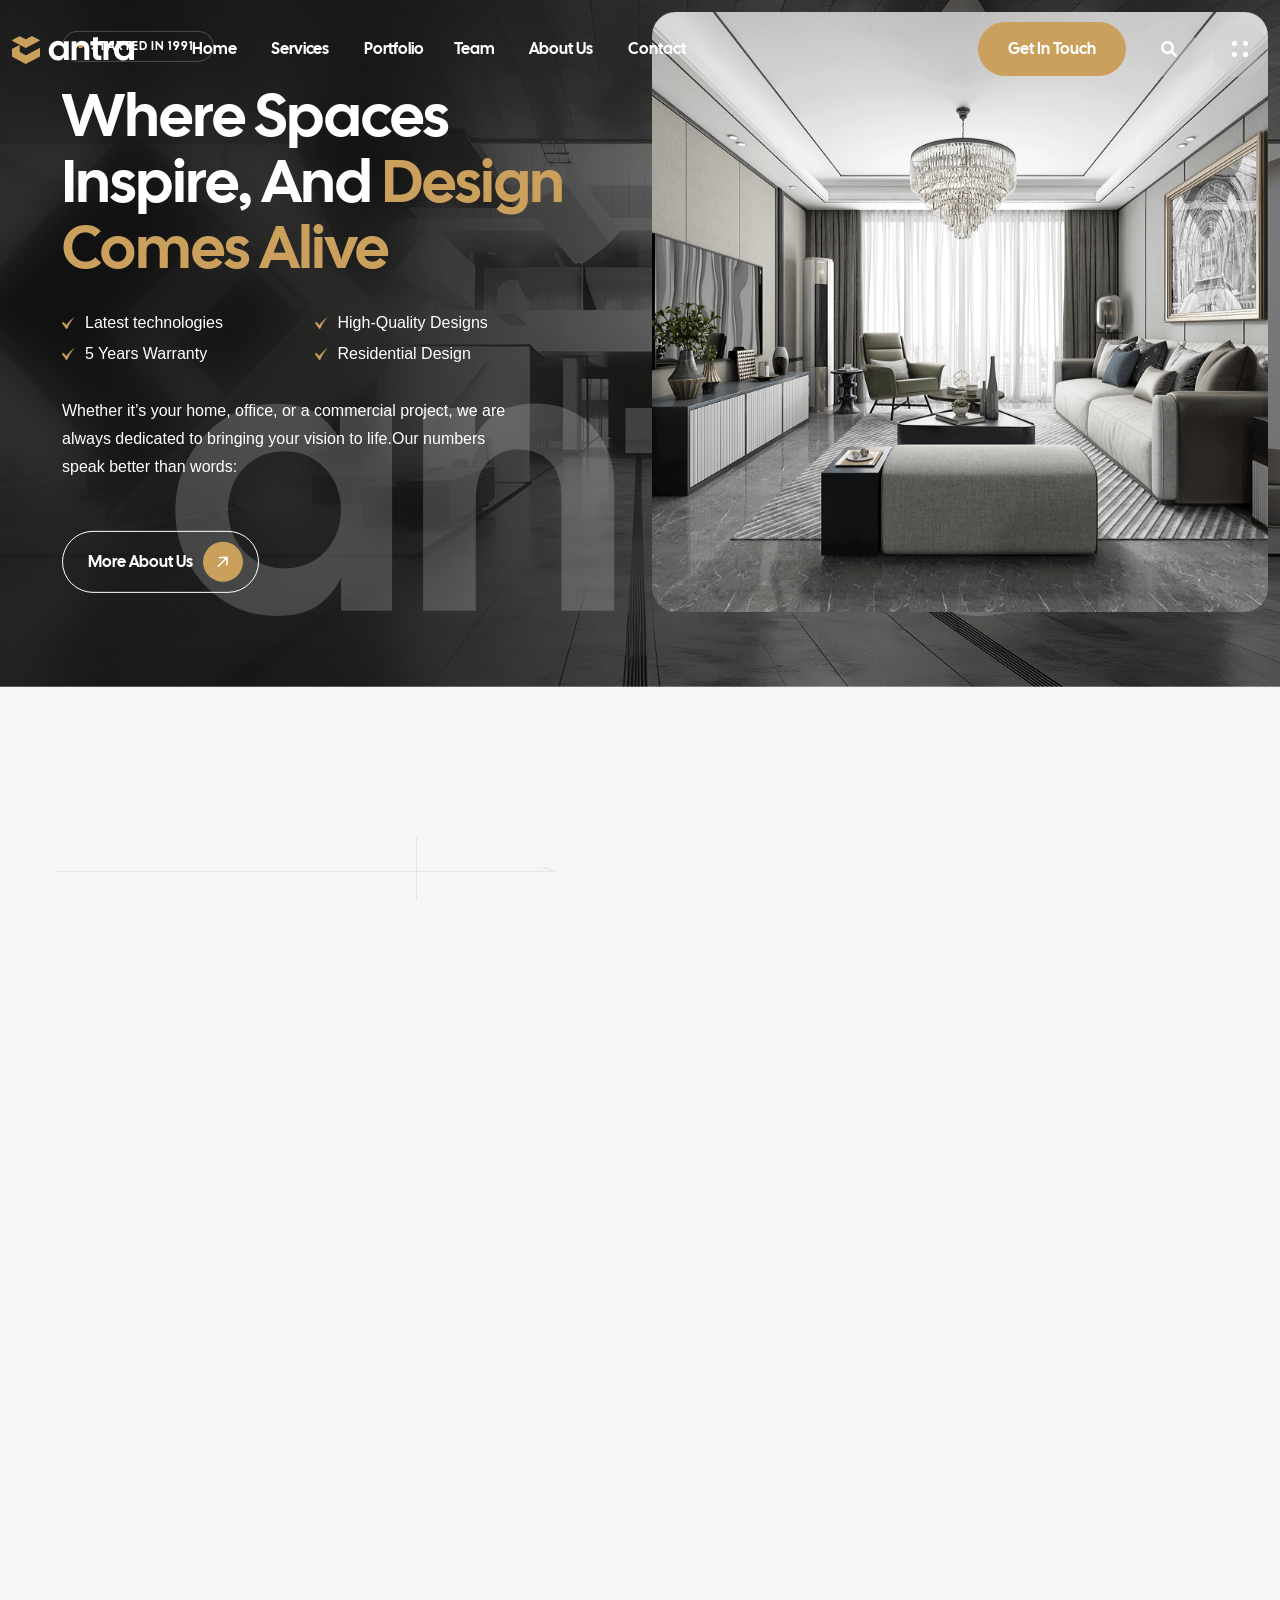
<file: index.html>
<!DOCTYPE html>
<html class="no-js" lang="en">
    

<head>
        <meta charset="utf-8">
        <meta http-equiv="x-ua-compatible" content="ie=edge">
        <meta name="viewport" content="width=device-width, initial-scale=1">
        <meta name="description" content="">

        <!-- Site Title -->
        <title>Architecture & Interior</title>

        <!-- Place favicon.ico in the root directory -->
        <link rel="shortcut icon" type="image/x-icon" href="assets/img/favicon.png">

        <!-- CSS here -->
        <link rel="stylesheet" href="assets/css/bootstrap.min.css">
        <link rel="stylesheet" href="assets/css/fontawesome.min.css">
        <link rel="stylesheet" href="assets/css/venobox.min.css">
        <link rel="stylesheet" href="assets/css/odometer.min.css">
        <link rel="stylesheet" href="assets/css/nice-select.css">
        <link rel="stylesheet" href="assets/css/carouselTicker.css">
        <link rel="stylesheet" href="assets/css/animation.css">
        <link rel="stylesheet" href="assets/css/twentytwenty.min.css">
        <link rel="stylesheet" href="assets/css/swiper.min.css">
        <link rel="stylesheet" href="assets/css/main.css">
    </head>

    <body>

        <!-- preloader -->
        <div class="preloader overflow-hidden">
            <div class="site-name"><span>ANTRA</span></div>
            <div class="preloader-gutters">
                <div class="bar">
                    <div class="inner-bar"></div>
                </div>
                <div class="bar">
                    <div class="inner-bar"></div>
                </div>
                <div class="bar">
                    <div class="inner-bar"></div>
                </div>
                <div class="bar">
                    <div class="inner-bar"></div>
                </div>
                <div class="bar">
                    <div class="inner-bar"></div>
                </div>
                <div class="bar">
                    <div class="inner-bar"></div>
                </div>
                <div class="bar">
                    <div class="inner-bar"></div>
                </div>
                <div class="bar">
                    <div class="inner-bar"></div>
                </div>
            </div>
        </div>
        <!-- /.preloader -->

        <!-- header-area-start -->
        <header class="header sticky-active">
            <div class="primary-header">
                <div class="container">
                    <div class="primary-header-inner">
                        <div class="header-left-wrap">
                            <div class="header-logo d-lg-block">
                                <a href="index.html">
                                    <img src="assets/img/logo/logo-2.png" alt="logo">
                                </a>
                            </div>
                            <div class="header-menu-wrap">
                                <div class="mobile-menu-items">
                                    <ul>
                                        <li> 
                                            <a href="index-3.html">Home</a>
                                        </li>
                                        <li>
                                            <a href="service.html">Services</a>
                                        </li>
                                        <li>
                                            <a href="portfolio.html">Portfolio</a>
                                            <li><a href="team.html">Team</a></li>
                                            <li><a href="about.html">About Us</a></li>
                                        </li>
                                       
                                        
                                        <li><a href="contact.html">Contact</a></li>
                                    </ul>
                                </div>
                            </div>
                            <!-- /.header-menu-wrap -->
                        </div>
                        <div class="header-right-wrap">
                            <a href="tel:+480123678900" class="header-contact">
                                <span class="icon"><i class="fa-regular fa-phone"></i></span>
                                <span class="content">
                                    <span class="call-text">Call Us Phone</span>
                                    <span class="call-number">(+480) 123 678 900</span>
                                </span>
                            </a>
                            <div class="header-btn-wrap">
                                <a href="contact.html" class="tl-primary-btn header-btn">Get in Touch</a>
                            </div>
                            <div class="search-icon dl-search-icon">
                                <i class="fa-solid fa-magnifying-glass"></i>
                            </div>
                            <div class="sidebar-icon">
                                <button class="sidebar-trigger open">
                                    <svg width="16" height="16" viewBox="0 0 16 16" fill="none" xmlns="http://www.w3.org/2000/svg">
                                        <path d="M11 2C11 0.89543 11.8954 0 13 0H14C15.1046 0 16 0.895431 16 2V3C16 4.10457 15.1046 5 14 5H13C11.8954 5 11 4.10457 11 3V2Z" fill="white"/>
                                        <path d="M0 2C0 0.89543 0.895431 0 2 0H3C4.10457 0 5 0.895431 5 2V3C5 4.10457 4.10457 5 3 5H2C0.89543 5 0 4.10457 0 3V2Z" fill="white"/>
                                        <path d="M0 13C0 11.8954 0.895431 11 2 11H3C4.10457 11 5 11.8954 5 13V14C5 15.1046 4.10457 16 3 16H2C0.89543 16 0 15.1046 0 14V13Z" fill="white"/>
                                        <path d="M11 13C11 11.8954 11.8954 11 13 11H14C15.1046 11 16 11.8954 16 13V14C16 15.1046 15.1046 16 14 16H13C11.8954 16 11 15.1046 11 14V13Z" fill="white"/>
                                    </svg>
                                </button>
                            </div>
                            <!-- /.header-right -->
                        </div>
                    </div>
                    <!-- /.primary-header-inner -->
                </div>
            </div>
        </header>
        <!-- /.Main Header -->

        <div id="popup-search-box">
            <div class="box-inner-wrap d-flex align-items-center">
                <form id="form" action="#" method="get" role="search">
                    <input id="popup-search" type="text" name="s" placeholder="Type keywords here...">
                </form>
                <div class="search-close"><i class="fa-sharp fa-regular fa-xmark"></i></div>
            </div>
        </div>
        <!-- /#popup-search-box -->

        <div id="sidebar-area" class="sidebar-area">
            <button class="sidebar-trigger close">
                <svg
                    class="sidebar-close"
                    xmlns="http://www.w3.org/2000/svg"
                    xmlns:xlink="http://www.w3.org/1999/xlink"
                    x="0px"
                    y="0px"
                    width="16px"
                    height="12.7px"
                    viewBox="0 0 16 12.7"
                    style="enable-background: new 0 0 16 12.7"
                    xml:space="preserve">
                    <g>
                        <rect
                            x="0"
                            y="5.4"
                            transform="matrix(0.7071 -0.7071 0.7071 0.7071 -2.1569 7.5208)"
                            width="16"
                            height="2"
                        ></rect>
                        <rect
                            x="0"
                            y="5.4"
                            transform="matrix(0.7071 0.7071 -0.7071 0.7071 6.8431 -3.7929)"
                            width="16"
                            height="2"
                        ></rect>
                    </g>
                </svg>
            </button>
            <div class="side-menu-content">
                <div class="side-menu-logo">
                    <a class="dark-img" href="index.html"><img src="assets/img/logo/logo-2.png" alt="logo"></a>
                    <a class="light-img" href="index.html"><img src="assets/img/logo/logo-1.png" alt="logo"></a>
                </div>
                <div class="side-menu-wrap"></div>
                <div class="side-menu-about">
                    <h4 class="title">We Shape Interior Designs, Crafting Timeless and Inspiring Spaces</h4>
                </div>
                <div class="side-menu-gallary">
                    <div class="side-menu-gallary-item">
                        <a href="assets/img/project/sidebar-gallary-1.png" class="venobox" data-gall="gallary1"><img src="assets/img/project/sidebar-gallary-1.png" alt="img"></a>
                    </div>
                    <div class="side-menu-gallary-item">
                        <a href="assets/img/project/sidebar-gallary-2.png" class="venobox" data-gall="gallary1"><img src="assets/img/project/sidebar-gallary-2.png" alt="img"></a>
                    </div>
                    <div class="side-menu-gallary-item">
                        <a href="assets/img/project/sidebar-gallary-3.png" class="venobox" data-gall="gallary1"><img src="assets/img/project/sidebar-gallary-3.png" alt="img"></a>
                    </div>
                    <div class="side-menu-gallary-item">
                        <a href="assets/img/project/sidebar-gallary-4.png" class="venobox" data-gall="gallary1"><img src="assets/img/project/sidebar-gallary-4.png" alt="img"></a>
                    </div>
                    <div class="side-menu-gallary-item">
                        <a href="assets/img/project/sidebar-gallary-5.png" class="venobox" data-gall="gallary1"><img src="assets/img/project/sidebar-gallary-5.png" alt="img"></a>
                    </div>
                    <div class="side-menu-gallary-item">
                        <a href="assets/img/project/sidebar-gallary-6.png" class="venobox" data-gall="gallary1"><img src="assets/img/project/sidebar-gallary-6.png" alt="img"></a>
                    </div>
                </div>
                <div class="side-menu-contact">
                    <ul class="side-menu-list">
                        <li>
                            5609 E Sprague Ave, <br>Spokane Valley, WA 99212,<br> USA
                        </li>
                        <li>
                            <a href="tel:+0844560789">+(084) 456-0789</a>
                        </li>
                        <li>
                            <a class="mail" href="mailto:support@example.com">support@antra.com</a>
                        </li>
                    </ul>
                </div>
                <ul class="side-menu-social">
                    <li class="facebook"><a href="#"><i class="fab fa-facebook-f"></i></a></li>
                    <li class="instagram"><a href="#"><i class="fab fa-instagram"></i></a></li>
                    <li class="twitter"><a href="#"><i class="fab fa-twitter"></i></a></li>
                    <li class="g-plus"><a href="#"><i class="fab fa-fab fa-google-plus"></i></a></li>
                </ul>
            </div>
        </div>
        <!--/.sidebar-area-->
        <div id="sidebar-overlay"></div>

        <div class="mobile-side-menu">
            <div class="side-menu-content">
                <div class="side-menu-head">
                    <a href="index.html"><img src="assets/img/logo/logo-2.png" alt="logo"></a>
                    <button class="mobile-side-menu-close"><i class="fa-regular fa-xmark"></i></button>
                </div>
                <div class="side-menu-wrap"></div>
                <div class="side-menu-contact">
                    <div class="side-menu-header">
                        <h3>Contact Us</h3>
                    </div>
                    <ul class="side-menu-list">
                        <li>
                            <i class="fas fa-map-marker-alt"></i>
                            <p>Valentin, Street Road 24, New York, </p>
                        </li>
                        <li>
                            <i class="fas fa-phone"></i>
                            <a href="tel:+000123456789">+000 123 (456) 789</a>
                        </li>
                        <li>
                            <i class="fas fa-envelope-open-text"></i>
                            <a href="mailto:antra@gmail.com">antra@gmail.com</a>
                        </li>
                    </ul>
                </div>
                <ul class="side-menu-social">
                    <li class="facebook"><a href="#"><i class="fab fa-facebook-f"></i></a></li>
                    <li class="instagram"><a href="#"><i class="fab fa-instagram"></i></a></li>
                    <li class="twitter"><a href="#"><i class="fab fa-twitter"></i></a></li>
                    <li class="g-plus"><a href="#"><i class="fab fa-fab fa-google-plus"></i></a></li>
                </ul>
            </div>
        </div>
        <!-- /.mobile-side-menu -->
        <div class="mobile-side-menu-overlay"></div>

    <div id="antra-smooth-wrapper">
        <div id="antra-smooth-content">

        <section class="slider-section overflow-hidden">
            <div class="antra-slider swiper-container">
                <div class="swiper-wrapper">
                    <div class="swiper-slide">
                        <div class="slider-item">
                            <div class="bg-img" data-background="assets/img/bg-img/slider-img-1.png"></div>
                            <div class="container slider-container">
                                <div class="slider-content-wrap">
                                    <div class="slider-content">
                                        <div class="section-heading white-content">
                                            <h4 class="sub-heading" data-animation="antra-fadeInDown" data-delay="1000ms" data-duration="1400ms">FAST AND RELIABLE</h4>
                                            <h2 class="section-title cursor-effect" data-animation="antra-fadeInDown" data-delay="1200ms" data-duration="1400ms">The Art of Stunning <br> Interior Design</h2>
                                        </div>
                                        <div class="bottom-content">
                                            <div class="antra-desc" data-animation="antra-fadeInUp" data-delay="1000ms" data-duration="1400ms">
                                                <p>Whether it’s your home, office, or a commercial <br> project, we are always dedicated to bringing <br> your vision to life.</p>
                                            </div>
                                            <div class="antra-btn"  data-animation="antra-fadeInUp" data-delay="1200ms" data-duration="1400ms">
                                                <a href="contact.html" class="tl-primary-btn white-btn">Take counsel <span class="icon"><i class="fa-regular fa-arrow-right"></i></span></a>
                                            </div>
                                        </div>
                                    </div>
                                </div>
                            </div>
                            <div class="slider-element-wrap" data-animation="antra-fadeInRight" data-delay="1300ms" data-duration="1300ms">
                                <div class="slider-element">
                                    <h3 class="element-title">260+</h3>
                                    <span>Successful projects <br> and counting</span>
                                    <p>Tech Specifications <br>Design Project <br>3D visualisation</p>
                                </div>
                                <div class="slider-thumb">
                                    <img src="assets/img/images/slider-thumb-1.png" alt="slider">
                                </div>
                            </div>
                        </div>
                    </div>
                    <div class="swiper-slide">
                        <div class="slider-item">
                            <div class="bg-img" data-background="assets/img/bg-img/slider-img-2.png"></div>
                            <div class="container slider-container">
                                <div class="slider-content-wrap">
                                    <div class="slider-content">
                                        <div class="section-heading white-content">
                                            <h4 class="sub-heading" data-animation="antra-fadeInDown" data-delay="1000ms" data-duration="1400ms">FAST AND RELIABLE</h4>
                                            <h2 class="section-title cursor-effect" data-animation="antra-fadeInDown" data-delay="1200ms" data-duration="1400ms">The Art of Stunning <br> Interior Design</h2>
                                        </div>
                                        <div class="bottom-content">
                                            <div class="antra-desc" data-animation="antra-fadeInUp" data-delay="1000ms" data-duration="1400ms">
                                                <p>Whether it’s your home, office, or a commercial <br> project, we are always dedicated to bringing <br> your vision to life.</p>
                                            </div>
                                            <div class="antra-btn"  data-animation="antra-fadeInUp" data-delay="1200ms" data-duration="1400ms">
                                                <a href="contact.html" class="tl-primary-btn white-btn">Take counsel <span class="icon"><i class="fa-regular fa-arrow-right"></i></span></a>
                                            </div>
                                        </div>
                                    </div>
                                </div>
                            </div>
                            <div class="slider-element-wrap" data-animation="antra-fadeInRight" data-delay="1300ms" data-duration="1300ms">
                                <div class="slider-element">
                                    <h3 class="element-title">260+</h3>
                                    <span>Successful projects <br> and counting</span>
                                    <p>Tech Specifications <br>Design Project <br>3D visualisation</p>
                                </div>
                                <div class="slider-thumb">
                                    <img src="assets/img/images/slider-thumb-1.png" alt="slider">
                                </div>
                            </div>
                        </div>
                    </div>
                </div>
            </div>
        </section>
        <!-- ./ slider-section -->
                
        <section class="service-section pt-150 pb-110 overflow-hidden tl-bg-color fade-wrapper">
            <div class="bg-shape" data-background="assets/img/shapes/service-bg-shape-1.png"></div>
            <div class="container">
                <div class="row section-heading-wrap fade-top">  
                    <div class="shape"><img src="assets/img/shapes/section-heading.png" alt="shape"></div>
                    <div class="col-lg-4 col-md-12">
                        <div class="section-heading mb-0">
                            <h4 class="sub-heading" data-text-animation="fade-in-right" data-split="char" data-duration="0.9" data-stagger="0.03">WHO We Are</h4>
                        </div>
                    </div>
                    <div class="col-lg-8 col-md-12">
                        <div class="section-heading section-heading-2 mb-0">
                            <h2 class="section-title cursor-effect">Experience <span>the art of Interior</span> Design</h2>
                            <p class="mb-0">We specialize in transforming visions into reality. <br> Explore our portfolio of innovative architectural and interior design projects <br> crafted with precision.</p>
                        </div>
                    </div>
                </div>
                <div class="row gy-xl-0 gy-4">
                    <div class="col-xl-3 col-lg-6 col-md-12">
                        <div class="service-item slide-anim" data-delay="0.3" data-offset="100" data-direction="left">
                            <div class="service-top">
                                <h3 class="title"><a href="service-details.html">Architectural <br> Design</a></h3>
                                <div class="icon">
                                    <img src="assets/img/icon/service-icon-1.png" alt="service">
                                </div>
                            </div>
                            <p>Dream it, we’ll design it! From big picture layouts to the tiniest details, our architectural magic brings your ideas to life with creativity and precision!</p>
                        </div>
                    </div>
                    <div class="col-xl-3 col-lg-6 col-md-12">
                        <div class="service-item slide-anim" data-delay="0.3" data-offset="100" data-direction="bottom">
                            <div class="service-top">
                                <h3 class="title"><a href="service-details.html">Interior Design <br> & Planning</a></h3>
                                <div class="icon">
                                    <img src="assets/img/icon/service-icon-2.png" alt="service">
                                </div>
                            </div>
                            <p>Dream it, we’ll design it! From big picture layouts to the tiniest details, our architectural magic brings your ideas to life with creativity and precision!</p>
                        </div>
                    </div>
                    <div class="col-xl-3 col-lg-6 col-md-12">
                        <div class="service-item slide-anim" data-delay="0.3" data-offset="100" data-direction="bottom">
                            <div class="service-top">
                                <h3 class="title"><a href="service-details.html">Consulting <br> Services</a></h3>
                                <div class="icon">
                                    <img src="assets/img/icon/service-icon-3.png" alt="service">
                                </div>
                            </div>
                            <p>Dream it, we’ll design it! From big picture layouts to the tiniest details, our architectural magic brings your ideas to life with creativity and precision!</p>
                        </div>
                    </div>
                    <div class="col-xl-3 col-lg-6 col-md-12">
                        <div class="service-item slide-anim" data-delay="0.3" data-offset="100" data-direction="right">
                            <div class="service-top">
                                <h3 class="title"><a href="service-details.html">Project <br> Management</a></h3>
                                <div class="icon">
                                    <img src="assets/img/icon/service-icon-4.png" alt="service">
                                </div>
                            </div>
                            <p>Dream it, we’ll design it! From big picture layouts to the tiniest details, our architectural magic brings your ideas to life with creativity and precision!</p>
                        </div>
                    </div>
                </div>
            </div>
        </section>
        <!-- ./ service-section -->

        <section class="about-section overflow-hidden">
            <div class="about-bg" data-background="assets/img/bg-img/about-bg.png"></div>
            <div class="about-text"><span>antra</span></div>
            <div class="container">
                <div class="row align-items-center">
                    <div class="col-lg-6">
                        <div class="about-content white-content slide-anim" data-delay="0.3" data-offset="100" data-direction="left">
                            <div class="section-heading white-content mb-30">
                                <h4 class="sub-heading" data-text-animation="fade-in-right" data-split="char" data-duration="0.9" data-stagger="0.03">Started In 1991</h4>
                                <h2 class="section-title cursor-effect">Where Spaces <br> Inspire, and <span>Design <br> Comes Alive</span></h2>
                            </div>
                            <ul class="about-list">
                                <li><img src="assets/img/icon/about-1.png" alt="about">Latest technologies</li>
                                <li><img src="assets/img/icon/about-1.png" alt="about">High-Quality Designs</li>
                                <li><img src="assets/img/icon/about-1.png" alt="about">5 Years Warranty</li>
                                <li><img src="assets/img/icon/about-1.png" alt="about">Residential Design</li>
                            </ul>
                            <p>Whether it’s your home, office, or a commercial project, we are always dedicated to bringing your vision to life.Our numbers speak better than words:</p>
                            <div class="about-btn">
                                <a href="about.html" class="tl-primary-btn white-btn">More About Us <span class="icon"><i class="fa-regular fa-arrow-right"></i></span></a>
                            </div>
                        </div>
                    </div>
                    <div class="col-lg-6">
                        <div class="about-img slide-anim" data-delay="0.3" data-offset="100" data-direction="right">
                            <img src="assets/img/images/about-img-1.png" alt="about">
                        </div>
                    </div>
                </div>
            </div>
        </section>
        <!-- ./ about-section -->

        <section class="feature-section pt-150 pb-110 overflow-hidden tl-bg-color fade-wrapper">
            <div class="container container-2">
                <div class="row section-heading-wrap fade-top feature-top">  
                    <div class="shape"><img src="assets/img/shapes/section-heading.png" alt="shape"></div>
                    <div class="col-lg-4 col-md-12">
                        <div class="section-heading mb-0">
                            <h4 class="sub-heading" data-text-animation="fade-in-right" data-split="char" data-duration="0.9" data-stagger="0.03">WHO We Are</h4>
                        </div>
                    </div>
                    <div class="col-lg-8 col-md-12">
                        <div class="section-heading section-heading-2 mb-0">
                            <h2 class="section-title cursor-effect title-2">Explore our <span>comprehensive <br> interior design</span> services</h2>
                            <p class="mb-0">We specialize in transforming visions into reality. Explore our portfolio of innovative architectural and interior design projects crafted with precision.</p>
                        </div>
                    </div>
                </div>
                <div class="row fade-top">
                    <div class="col-lg-6">
                        <div class="feature-item-imgs">
                            <div class="feature-img">
                                <img src="assets/img/service/feature-img-1.png" alt="feature">
                                <div class="img-content">
                                    <p>Tailored design services for private homes, including room makeovers and complete home transformations.</p>
                                </div>
                            </div>
                        </div>
                    </div>
                    <div class="col-lg-6">
                        <div class="feature-item-list feature-item-list-1">
                            <div class="feature-item" data-img="assets/img/service/feature-img-1.png" data-text="Tailored design services for private homes, including room makeovers and complete home transformations.">
                                <span class="number">01</span>
                                <h3 class="title"><a href="service-details.html">Residential Interior Design</a></h3>
                                <a href="service-details.html" class="arrow"><i class="fa-regular fa-arrow-right"></i></a>
                            </div>
                            <div class="feature-item"  data-img="assets/img/service/feature-img-2.png" data-text="Extending design services to outdoor spaces such as gardens, patios, and decks.">
                                <span class="number">02</span>
                                <h3 class="title"><a href="service-details.html">Commercial Interior Design</a></h3>
                                <a href="service-details.html" class="arrow"><i class="fa-regular fa-arrow-right"></i></a>
                            </div>
                            <div class="feature-item"  data-img="assets/img/service/feature-img-3.png" data-text="Providing professional advice on concepts, color schemes & material selection.">
                                <span class="number">03</span>
                                <h3 class="title"><a href="service-details.html">Interior Design Consultation</a></h3>
                                <a href="service-details.html" class="arrow"><i class="fa-regular fa-arrow-right"></i></a>
                            </div>
                            <div class="feature-item"  data-img="assets/img/service/feature-img-4.png" data-text="Designing functional and attractive interiors for businesses, including offices, retail spaces, and hospitality venues.">
                                <span class="number">04</span>
                                <h3 class="title"><a href="service-details.html">Outdoor & Landscape Design</a></h3>
                                <a href="service-details.html" class="arrow"><i class="fa-regular fa-arrow-right"></i></a>
                            </div>
                            <div class="feature-item"  data-img="assets/img/service/feature-img-5.png" data-text="Overhauling existing spaces to modernize and improve functionality and aesthetics.">
                                <span class="number">05</span>
                                <h3 class="title"><a href="service-details.html">Renovation and Remodeling</a></h3>
                                <a href="service-details.html" class="arrow"><i class="fa-regular fa-arrow-right"></i></a>
                            </div>
                        </div>
                    </div>
                </div>
            </div>
        </section>
        <!-- ./ feature-section -->

        <section class="counter-section counter-1">
            <div class="counter-text"><span>antra</span></div>
            <div class="counter-element scroll-area"><img class="scroll-img" src="assets/img/images/counter-img-1.png" alt="counter"></div>
            <div class="container container-2">
                <div class="row gy-5 fade-wrapper">
                    <div class="col-lg-3 col-md-6 fade-top">
                        <div class="counter-item">
                            <h3 class="title"><span class="odometer" data-count="22">0</span><span class="icon">+</span></h3>
                            <h4 class="sub-title">Years experience</h4>
                            <p>Improving homes with expert <br> craftsmanship for years</p>
                        </div>
                    </div>
                    <div class="col-lg-3 col-md-6 fade-top">
                        <div class="counter-item">
                            <h3 class="title"><span class="odometer" data-count="189">0</span><span class="icon">+</span></h3>
                            <h4 class="sub-title">Projects completed</h4>
                            <p>Improving homes with expert <br> craftsmanship for years</p>
                        </div>
                    </div>
                    <div class="col-lg-3 col-md-6 fade-top">
                        <div class="counter-item">
                            <h3 class="title"><span class="odometer" data-count="265">0</span><span class="icon">+</span></h3>
                            <h4 class="sub-title">Skilled Tradespeople</h4>
                            <p>Improving homes with expert <br> craftsmanship for years</p>
                        </div>
                    </div>
                    <div class="col-lg-3 col-md-6 fade-top">
                        <div class="counter-item">
                            <h3 class="title"><span class="odometer" data-count="328">0</span><span class="icon">+</span></h3>
                            <h4 class="sub-title">Client satisfaction</h4>
                            <p>Improving homes with expert <br> craftsmanship for years</p>
                        </div>
                    </div>
                </div>
            </div>
        </section>
        <!-- ./ counter-section -->

        <section class="process-section overflow-hidden fade-wrapper">
            <div class="bg-shape" data-background="assets/img/shapes/process-shape-1.png"></div>
            <div class="container container-2">
                <div class="heading-space align-items-end">
                    <div class="section-heading mb-0">
                        <h4 class="sub-heading" data-text-animation="fade-in-right" data-split="char" data-duration="0.9" data-stagger="0.03">How We Work</h4>
                        <h2 class="section-title cursor-effect title-2">Description <span>Architecture <br> process</span> for exceptional <br> results.</h2>
                    </div>
                    <div class="process-desc">
                        <p class="mb-0">Our process is alive - adapting, refining, and growing <br> with your vision. Always. <br> Like artists with a blank canvas, we transform rooms <br> into living works of art.</p>
                    </div>
                </div>
                <div class="row gy-xl-0 gy-4 process-wrap fade-wrapper">
                    <div class="col-xl-3 col-lg-6 col-md-6">
                        <div class="process-item fade-top">
                            <div class="process-thumb">
                                <img src="assets/img/images/process-img-1.png" alt="process">
                            </div>
                            <div class="process-content">
                                <h3 class="title"><span>01</span>. Initial Consultation</h3>
                                <p>We begin by understanding <br> your vision, goals, and needs, <br> followed Antra.</p>
                            </div>
                            <span class="number">01</span>
                        </div>
                    </div>
                    <div class="col-xl-3 col-lg-6 col-md-6">
                        <div class="process-item fade-top">
                            <div class="process-thumb">
                                <img src="assets/img/images/process-img-2.png" alt="process">
                            </div>
                            <div class="process-content">
                                <h3 class="title"><span>02</span>. Design & Planning</h3>
                                <p>We begin by understanding <br> your vision, goals, and needs, <br> followed Antra.</p>
                            </div>
                            <span class="number">02</span>
                        </div>
                    </div>
                    <div class="col-xl-3 col-lg-6 col-md-6">
                        <div class="process-item fade-top">
                            <div class="process-thumb">
                                <img src="assets/img/images/process-img-3.png" alt="process">
                            </div>
                            <div class="process-content">
                                <h3 class="title"><span>03</span>. Implementation</h3>
                                <p>We begin by understanding <br> your vision, goals, and needs, <br> followed Antra.</p>
                            </div>
                            <span class="number">03</span>
                        </div>
                    </div>
                    <div class="col-xl-3 col-lg-6 col-md-6">
                        <div class="process-item fade-top">
                            <div class="process-thumb">
                                <img src="assets/img/images/process-img-4.png" alt="process">
                            </div>
                            <div class="process-content">
                                <h3 class="title"><span>04</span>. Project Handover</h3>
                                <p>We begin by understanding <br> your vision, goals, and needs, <br> followed Antra.</p>
                            </div>
                            <span class="number">04</span>
                        </div>
                    </div>
                </div>
                <div class="process-text">
                    <h5 class="bottom-text">We’ve been working hard to impress you. <a href="contact.html">Start your’s today</a></h5>
                </div>
            </div>
        </section>
        <!-- ./ process-section -->

        <section class="project-section pt-130 tl-bg-color fade-wrapper">
            <div class="bg-shape" data-background="assets/img/shapes/project-shape-1.png"></div>
            <div class="project-text"><span>Interior</span></div>
            <div class="container container-2">
                <div class="row section-heading-wrap fade-top">  
                    <div class="shape"><img src="assets/img/shapes/section-heading.png" alt="shape"></div>
                    <div class="col-lg-4 col-md-12">
                        <div class="section-heading mb-0">
                            <h4 class="sub-heading" data-text-animation="fade-in-right" data-split="char" data-duration="0.9" data-stagger="0.03">Our Projects</h4>
                        </div>
                    </div>
                    <div class="col-lg-8 col-md-12">
                        <div class="section-heading section-heading-2 mb-0">
                            <h2 class="section-title cursor-effect title-2">Creative <span>projects that <br> define</span> our style</h2>
                            <p class="mb-0">Our portfolio showcases a diverse range of projects, from beautifully crafted <br> residential spaces functional and stylish commercial interiors</p>
                        </div>
                    </div>
                </div>
                <div class="project-carousel swiper fade-top">
                    <div class="swiper-wrapper">
                        <div class="swiper-slide">
                            <div class="project-item">
                                <div class="project-img">
                                    <img src="assets/img/project/project-img-1.png" alt="project">
                                    <ul>
                                        <li><a href="portfolio-details.html">Residential</a></li>
                                        <li><a href="portfolio-details.html">Single Home</a></li>
                                    </ul>
                                </div>
                                <div class="project-content">
                                    <h3 class="title"><a href="portfolio-details.html">Luxury Skyline</a></h3>
                                    <span>Berlin, Germany <br>2026</span>
                                </div>
                            </div>
                        </div>
                        <div class="swiper-slide">
                            <div class="project-item">
                                <div class="project-img">
                                    <img src="assets/img/project/project-img-2.png" alt="project">
                                    <ul>
                                        <li><a href="portfolio-details.html">Residential</a></li>
                                        <li><a href="portfolio-details.html">Single Home</a></li>
                                    </ul>
                                </div>
                                <div class="project-content">
                                    <h3 class="title"><a href="portfolio-details.html">Bohemian Rhapsody</a></h3>
                                    <span>Berlin, Germany <br>2025</span>
                                </div>
                            </div>
                        </div>
                        <div class="swiper-slide">
                            <div class="project-item">
                                <div class="project-img">
                                    <img src="assets/img/project/project-img-3.png" alt="project">
                                    <ul>
                                        <li><a href="portfolio-details.html">Residential</a></li>
                                        <li><a href="portfolio-details.html">Single Home</a></li>
                                    </ul>
                                </div>
                                <div class="project-content">
                                    <h3 class="title"><a href="portfolio-details.html">Vintage Glamour</a></h3>
                                    <span>Berlin, Germany <br>2025</span>
                                </div>
                            </div>
                        </div>
                        <div class="swiper-slide">
                            <div class="project-item">
                                <div class="project-img">
                                    <img src="assets/img/project/project-img-4.png" alt="project">
                                    <ul>
                                        <li><a href="portfolio-details.html">Residential</a></li>
                                        <li><a href="portfolio-details.html">Single Home</a></li>
                                    </ul>
                                </div>
                                <div class="project-content">
                                    <h3 class="title"><a href="portfolio-details.html">Titan Office Interior </a></h3>
                                    <span>Berlin, Germany <br>2025</span>
                                </div>
                            </div>
                        </div>
                        <div class="swiper-slide">
                            <div class="project-item">
                                <div class="project-img">
                                    <img src="assets/img/project/project-img-5.png" alt="project">
                                    <ul>
                                        <li><a href="portfolio-details.html">Residential</a></li>
                                        <li><a href="portfolio-details.html">Single Home</a></li>
                                    </ul>
                                </div>
                                <div class="project-content">
                                    <h3 class="title"><a href="portfolio-details.html">Living Innovation</a></h3>
                                    <span>Berlin, Germany <br>2025</span>
                                </div>
                            </div>
                        </div>
                    </div>
                </div>
            </div>
            <div class="project-house-img">
                <img src="assets/img/images/project-house.png" alt="img">
            </div>
        </section>
        <!-- ./ project-section -->

        <section class="testimonial-section pt-150 fade-wrapper">
            <div class="container container-2">
                <div class="row section-heading-wrap fade-top">  
                    <div class="shape"><img src="assets/img/shapes/section-heading.png" alt="shape"></div>
                    <div class="col-lg-4 col-md-12">
                        <div class="section-heading mb-0">
                            <h4 class="sub-heading" data-text-animation="fade-in-right" data-split="char" data-duration="0.9" data-stagger="0.03">Owr clients say</h4>
                        </div>
                    </div>
                    <div class="col-lg-8 col-md-12">
                        <div class="section-heading section-heading-2 mb-0">
                            <h2 class="section-title cursor-effect title-2">Here’s What <span>warm words <br> our clients</span> say</h2>
                        </div>
                    </div>
                </div>
                <div class="row">
                    <div class="col-lg-6">
                        <div class="testi-img slide-anim" data-delay="0.3" data-offset="100" data-direction="left">
                            <img src="assets/img/testi/testi-img-1.png" alt="testi">
                        </div>
                    </div>
                    <div class="col-lg-6">
                        <div class="testi-carousel-wrap slide-anim" data-delay="0.3" data-offset="100" data-direction="right">
                            <div class="testi-top-content">
                                <div class="left-content">
                                    <h3 class="rating">4.80</h3>
                                    <div class="rating-list">
                                        <ul>
                                            <li><i class="fa-solid fa-star"></i></li>
                                            <li><i class="fa-solid fa-star"></i></li>
                                            <li><i class="fa-solid fa-star"></i></li>
                                            <li><i class="fa-solid fa-star"></i></li>
                                            <li><i class="fa-solid fa-star"></i></li>
                                        </ul>
                                        <span>2,688 reviews</span>
                                    </div>
                                </div>
                                <div class="right-content">
                                    <p>From concept to reality, the team turned my <br> vision into a stunning, livable space. I couldn’t <br> be happier with this!</p>
                                </div>
                            </div>
                            <div class="testi-carousel swiper">
                                <div class="swiper-wrapper">
                                    <div class="swiper-slide">
                                        <div class="testi-item">
                                            <p>“A wonderful experience! They knew what they were doing and were incredibly knowledgeable throughout the process."</p>
                                            <div class="testi-author">
                                                <div class="author-img">
                                                    <img src="assets/img/testi/testi-author-1.png" alt="author">
                                                </div>
                                                <h4 class="name">Morgan Dufresne <span>Company Owner</span></h4>
                                            </div>
                                        </div>
                                    </div>
                                </div>
                            </div>
                        </div>
                    </div>
                </div>
            </div>
        </section>
        <!-- ./ testimonial-section -->

        <section class="sponsor-section sponsor-1 bg-grey pt-120 pb-130 overflow-hidden">
            <div class="container">
                <div class="sponsor-text-wrap">
                    <h5 class="sponsor-text">Our Website <span>75000</span>+ VIP Customer</h5>
                </div>
                <div class="sponsor-carousel swiper">
                    <div class="swiper-wrapper">
                        <div class="swiper-slide">
                            <div class="sponsor-item">
                                <a href="#"><img src="assets/img/sponsor/sponsor-1.png" alt="sponsor"></a>
                            </div>
                        </div>
                        <div class="swiper-slide">
                            <div class="sponsor-item">
                                <a href="#"><img src="assets/img/sponsor/sponsor-2.png" alt="sponsor"></a>
                            </div>
                        </div>
                        <div class="swiper-slide">
                            <div class="sponsor-item">
                                <a href="#"><img src="assets/img/sponsor/sponsor-3.png" alt="sponsor"></a>
                            </div>
                        </div>
                        <div class="swiper-slide">
                            <div class="sponsor-item">
                                <a href="#"><img src="assets/img/sponsor/sponsor-4.png" alt="sponsor"></a>
                            </div>
                        </div>
                        <div class="swiper-slide">
                            <div class="sponsor-item">
                                <a href="#"><img src="assets/img/sponsor/sponsor-5.png" alt="sponsor"></a>
                            </div>
                        </div>
                        <div class="swiper-slide">
                            <div class="sponsor-item">
                                <a href="#"><img src="assets/img/sponsor/sponsor-6.png" alt="sponsor"></a>
                            </div>
                        </div>
                    </div>
                </div>
            </div>
        </section>
        <!-- ./ sponsor-section -->

        <div class="antra-panoroma-area fade-wrapper">
            <div class="bg-shape"><img src="assets/img/shapes/panoroma-shape-1.png" alt="shape"></div>
            <div class="container">
                <div class="section-heading text-center align-items-center fade-top">
                    <h4 class="sub-heading" data-text-animation="fade-in-right" data-split="char" data-duration="0.9" data-stagger="0.03">360-degree panoramas</h4>
                    <h2 class="section-title cursor-effect title-2">Create an even <span>greater <br>experience</span></h2>
                </div>
            </div>
            <div class="antra-panoroma-container container fade-top">
                <div class="antra-panoroma-img" data-img="assets/img/bg-img/virtual-tours.jpg"></div>
            </div>
        </div>

        <section class="team-section bg-grey pt-140 pb-140 tl-bg-color fade-wrapper">
            <div class="bg-shape"><img src="assets/img/shapes/team-bg-shape-1.png" alt="shape"></div>
            <div class="container container-2">
                <div class="row section-heading-wrap fade-top">  
                    <div class="shape"><img src="assets/img/shapes/section-heading.png" alt="shape"></div>
                    <div class="col-lg-4 col-md-12">
                        <div class="section-heading mb-0">
                            <h4 class="sub-heading" data-text-animation="fade-in-right" data-split="char" data-duration="0.9" data-stagger="0.03">amazing design team</h4>
                        </div>
                    </div>
                    <div class="col-lg-8 col-md-12">
                        <div class="section-heading section-heading-2 mb-0">
                            <h2 class="section-title cursor-effect title-2">Meet the <span>Experts Our <br> interior</span> designers</h2>
                        </div>
                    </div>
                </div>
                <div class="row team-wrap">
                    <div class="col-lg-4">
                        <div class="team-img slide-anim" data-delay="0.3" data-offset="100" data-direction="left">
                            <img src="assets/img/team/team-img-1.png" alt="img">
                        </div>
                    </div>
                    <div class="col-lg-8">
                        <div class="team-item-list slide-anim" data-delay="0.3" data-offset="100" data-direction="left">
                            <div class="team-item" data-img="assets/img/team/team-img-1.png">
                                <div class="left-content">
                                    <span class="number">01</span>
                                    <h3 class="title"><a href="team-details.html">Mark Jackson</a></h3>
                                </div>
                                <div class="mid-content">
                                    <span>Exhibition designer</span>
                                </div>
                                <div class="arrow">
                                    <a href="team-details.html"><i class="fa-solid fa-arrow-right"></i></a>
                                </div>
                            </div>
                            <div class="team-item" data-img="assets/img/team/team-img-2.png">
                                <div class="left-content">
                                    <span class="number">02</span>
                                    <h3 class="title"><a href="team-details.html">Valeria Novikova</a></h3>
                                </div>
                                <div class="mid-content">
                                    <span>Exhibition designer</span>
                                </div>
                                <div class="arrow">
                                    <a href="team-details.html"><i class="fa-solid fa-arrow-right"></i></a>
                                </div>
                            </div>
                            <div class="team-item" data-img="assets/img/team/team-img-3.png">
                                <div class="left-content">
                                    <span class="number">03</span>
                                    <h3 class="title"><a href="team-details.html">Alex Podzemsky</a></h3>
                                </div>
                                <div class="mid-content">
                                    <span>Exhibition designer</span>
                                </div>
                                <div class="arrow">
                                    <a href="team-details.html"><i class="fa-solid fa-arrow-right"></i></a>
                                </div>
                            </div>
                            <div class="team-item" data-img="assets/img/team/team-img-4.png">
                                <div class="left-content">
                                    <span class="number">04</span>
                                    <h3 class="title"><a href="team-details.html">Helen Reeves</a></h3>
                                </div>
                                <div class="mid-content">
                                    <span>Exhibition designer</span>
                                </div>
                                <div class="arrow">
                                    <a href="team-details.html"><i class="fa-solid fa-arrow-right"></i></a>
                                </div>
                            </div>
                            <div class="team-item" data-img="assets/img/team/team-img-5.png">
                                <div class="left-content">
                                    <span class="number">05</span>
                                    <h3 class="title"><a href="team-details.html">Jake Nicholson</a></h3>
                                </div>
                                <div class="mid-content">
                                    <span>Exhibition designer</span>
                                </div>
                                <div class="arrow">
                                    <a href="team-details.html"><i class="fa-solid fa-arrow-right"></i></a>
                                </div>
                            </div>
                        </div>
                    </div>
                </div>
            </div>
        </section>
        <!-- ./ team-section -->

        <section class="video-section">
            <div class="bg-img" data-background="assets/img/bg-img/video-bg-1.png"></div>
            <div class="container container-2">
                <div class="video-content">
                    <div class="play-btn">
                        <a
                            class="video-popup venobox"
                            data-autoplay="true"
                            data-vbtype="video"
                            href="https://youtu.be/JwC-Qx1lJso">
                            <i class="fa-solid fa-play"></i>
                        </a>
                    </div>
                    <h2 class="video-title">Unlock Your Dream <br> Home Today!</h2>
                    <p>We encourage clients to actively participate in discussions, share their ideas, preferences, and feedback.</p>
                </div>
            </div>
        </section>
        <!-- ./ video-section -->

        <section class="blog-section pt-150 fade-wrapper tl-bg-color">
            <div class="container container-2">
                <div class="row section-heading-wrap fade-top">  
                    <div class="shape"><img src="assets/img/shapes/section-heading.png" alt="shape"></div>
                    <div class="col-lg-4 col-md-12">
                        <div class="section-heading mb-0">
                            <h4 class="sub-heading" data-text-animation="fade-in-right" data-split="char" data-duration="0.9" data-stagger="0.03">amazing design team</h4>
                        </div>
                    </div>
                    <div class="col-lg-8 col-md-12">
                        <div class="section-heading section-heading-2 mb-0">
                            <h2 class="section-title cursor-effect title-2">Meet the <span>Experts Our <br> interior</span> designers</h2>
                        </div>
                    </div>
                </div>
                <div class="blog-carousel swiper fade-top">
                    <div class="swiper-wrapper">
                        <div class="swiper-slide">
                            <div class="post-card">
                                <div class="post-thumb">
                                    <img src="assets/img/blog/post-1.jpg" alt="post">
                                    <span class="category">exteriors</span>
                                </div>
                                <div class="post-content">
                                    <ul class="post-meta">
                                        <li>Dec 25, 2025</li>
                                        <li>By <span>Admin</span></li>
                                    </ul>
                                    <h3 class="title"><a href="blog-details.html">Four Ways for Creating Extra Space in Small Homes</a></h3>
                                    <p>Modest, recently established interior design company that seeks to address a variety of topics, including…</p>
                                </div>
                            </div>
                        </div>
                        <div class="swiper-slide">
                            <div class="post-card">
                                <div class="post-thumb">
                                    <img src="assets/img/blog/post-2.png" alt="post">
                                    <span class="category">exteriors</span>
                                </div>
                                <div class="post-content">
                                    <ul class="post-meta">
                                        <li>Dec 25, 2025</li>
                                        <li>By <span>Admin</span></li>
                                    </ul>
                                    <h3 class="title"><a href="blog-details.html">Four Ways for Creating Extra Space in Small Homes</a></h3>
                                    <p>Modest, recently established interior design company that seeks to address a variety of topics, including…</p>
                                </div>
                            </div>
                        </div>
                        <div class="swiper-slide">
                            <div class="post-card">
                                <div class="post-thumb">
                                    <img src="assets/img/blog/post-3.png" alt="post">
                                    <span class="category">exteriors</span>
                                </div>
                                <div class="post-content">
                                    <ul class="post-meta">
                                        <li>Dec 25, 2025</li>
                                        <li>By <span>Admin</span></li>
                                    </ul>
                                    <h3 class="title"><a href="blog-details.html">Four Ways for Creating Extra Space in Small Homes</a></h3>
                                    <p>Modest, recently established interior design company that seeks to address a variety of topics, including…</p>
                                </div>
                            </div>
                        </div>
                    </div>
                </div>
            </div>
        </section>
        <!-- ./ blog-section -->

        <div class="gallary-section overflow-hidden">
            <div class="gallary-text"><span>gallery</span></div>
            <div class="gallary-wrap wrap-1">
                <div class="gallery-scroll-wrap">
                    <div class="gallary-scroll-item">
                        <a href="assets/img/project/project-img-6.png" class="venobox" data-gall="gallary1"><img src="assets/img/project/project-img-6.png" alt="img"></a>
                    </div>
                    <div class="gallary-scroll-item">
                        <a href="assets/img/project/project-img-7.png" class="venobox" data-gall="gallary1"><img src="assets/img/project/project-img-7.png" alt="img"></a>
                    </div>
                    <div class="gallary-scroll-item">
                        <a href="assets/img/project/project-img-8.png" class="venobox" data-gall="gallary1"><img src="assets/img/project/project-img-8.png" alt="img"></a>
                    </div>
                    <div class="gallary-scroll-item">
                        <a href="assets/img/project/project-img-9.png" class="venobox" data-gall="gallary1"><img src="assets/img/project/project-img-9.png" alt="img"></a>
                    </div>
                </div>
            </div>
            <div class="gallary-wrap gallery-scroll-direction-ltr">
                <div class="gallery-scroll-wrap align-items-start">
                    <div class="gallary-scroll-item">
                        <a href="assets/img/project/project-img-10.png" class="venobox" data-gall="gallary1"><img src="assets/img/project/project-img-10.png" alt="img"></a>
                    </div>
                    <div class="gallary-scroll-item">
                        <a href="assets/img/project/project-img-11.png" class="venobox" data-gall="gallary1"><img src="assets/img/project/project-img-11.png" alt="img"></a>
                    </div>
                    <div class="gallary-scroll-item">
                        <a href="assets/img/project/project-img-12.png" class="venobox" data-gall="gallary1"><img src="assets/img/project/project-img-12.png" alt="img"></a>
                    </div>
                    <div class="gallary-scroll-item">
                        <a href="assets/img/project/project-img-13.png" class="venobox" data-gall="gallary1"><img src="assets/img/project/project-img-13.png" alt="img"></a>
                    </div>
                </div>
            </div>
        </div>

        <section class="newsletter-section pb-130 overflow-hidden tl-bg-color fade-wrapper">
            <div class="bg-shape"><img src="assets/img/shapes/newsletter-shape.png" alt="shape"></div>
            <div class="container">
                <div class="newsletter-wrap">
                    <div class="section-heading text-center fade-top">
                        <h4 class="sub-heading" data-text-animation="fade-in-right" data-split="char" data-duration="0.9" data-stagger="0.03">Subscribe to the newsletter</h4>
                        <h2 class="section-title cursor-effect">Join <span>our newsletter <br> stay</span> up to date</h2>
                        <p class="fade-top">Join our newsletter. Learn something new, gain access to exclusive content, <br> and stay informed with the latest updates in the industry.</p>
                    </div>
                    <div class="newsletter-form fade-top">
                        <input type="text" id="email" name="email" class="form-control" placeholder="Email address..">
                        <button type="submit"><i class="fa-regular fa-arrow-right-long"></i></button>
                    </div>
                </div>
            </div>
        </section>
        <!-- ./ newsletter-section -->

        <footer class="footer-section overflow-hidden">
            <div class="footer-bg" data-background="assets/img/bg-img/footer-bg.png"></div>
            <div class="footer-shade"></div>
            <div class="container container-2">
                <div class="row footer-wrap">
                    <div class="col-lg-3 col-md-6">
                        <div class="footer-widget">
                            <div class="widget-header">
                                <div class="footer-logo">
                                    <a href="index.html"><img src="assets/img/logo/logo-2.png" alt="logo"></a>
                                </div>
                            </div>
                            <p class="mb-10">We transform your vision into beautifully <br> crafted spaces.</p>
                            <p class="mb-0">5609 E Sprague Ave, Spokane Valley, <br> WA 99212, USA</p>
                        </div>
                    </div>
                    <div class="col-lg-3 col-md-6">
                        <div class="footer-widget footer-col-2">
                            <ul class="footer-list">
                                <li><a href="about.html">About Us</a></li>
                                <li><a href="service.html">Services</a></li>
                                <li><a href="contact.html">Careers</a></li>
                                <li><a href="team.html">our Team</a></li>
                                <li><a href="blog-grid.html">Blog</a></li>
                                <li><a href="contact.html">Contact Us</a></li>
                            </ul>
                        </div>
                    </div>
                    <div class="col-lg-3 col-md-6">
                        <div class="footer-widget footer-col-2 pl-0">
                            <ul class="footer-list">
                                <li><a href="portfolio-details.html">Our Projects</a></li>
                                <li><a href="contact.html">Partners</a></li>
                                <li><a href="contact.html">Partners Program</a></li>
                                <li><a href="contact.html">Affiliate Program</a></li>
                                <li><a href="contact.html">Terms & Conditions</a></li>
                                <li><a href="contact.html">Support Center</a></li>
                            </ul>
                        </div>
                    </div>
                    <div class="col-lg-3 col-md-6">
                        <div class="footer-widget">
                            <div class="footer-address">
                                <a class="number" href="tel:+0844560789">+(084) 456-0789</a>
                                <a class="mail" href="tel:">support@antra.com</a>
                                <ul class="social-list">
                                    <li><a href="#">Facebook</a></li>
                                    <li><a href="#">Instagram</a></li>
                                    <li><a href="#">YouTube</a></li>
                                    <li><a href="#">Twitter</a></li>
                                </ul>
                            </div>
                        </div>
                    </div>
                </div>
            </div>
            <div class="copyright-area">
                <div class="container">
                    <div class="copyright-content">
                        <p>© 2026 antra. All Rights Reserved.</p>
                    </div>
                </div>
            </div>
            <div class="footer-text"><span>antra</span></div>
        </footer>
        <!-- ./ footer-section -->

        </div>
    </div>

        <div id="scroll-percentage"><span id="scroll-percentage-value"></span></div>
        <!--scrollup-->

        <!-- JS here -->
        <script src="assets/js/vendor/jquary-3.7.1.min.js"></script>
        <script src="assets/js/vendor/bootstrap-bundle.js"></script>
        <script src="assets/js/vendor/imagesloaded-pkgd.js"></script>
        <script src="assets/js/vendor/waypoints.min.js"></script>
        <script src="assets/js/vendor/venobox.min.js"></script>
        <script src="assets/js/vendor/odometer.min.js"></script>
        <script src="assets/js/vendor/meanmenu.js"></script>
        <script src="assets/js/vendor/jquery.isotope.js"></script>
        <script src="assets/js/vendor/swiper.min.js"></script>
        <script src="assets/js/vendor/split-type.min.js"></script>
        <script src="assets/js/vendor/gsap.min.js"></script>
        <script src="assets/js/vendor/scroll-trigger.min.js"></script>
        <script src="assets/js/vendor/scroll-smoother.js"></script>
        <script src="assets/js/vendor/jquery.carouselTicker.js"></script>
        <script src="assets/js/vendor/nice-select.js"></script>
        <script src="assets/js/vendor/three.min.js"></script>
        <script src="assets/js/vendor/panolens.min.js"></script>
        <script src="assets/js/vendor/jquery.event.move.min.js"></script>
        <script src="assets/js/vendor/jquery.twentytwenty.min.js"></script>
        <script src="assets/js/slider.js"></script>
        <script src="assets/js/banner-process.js"></script>
        <script src="assets/js/contact.js"></script>
        <script src="assets/js/main.js"></script>
    </body>

</html>
</file>
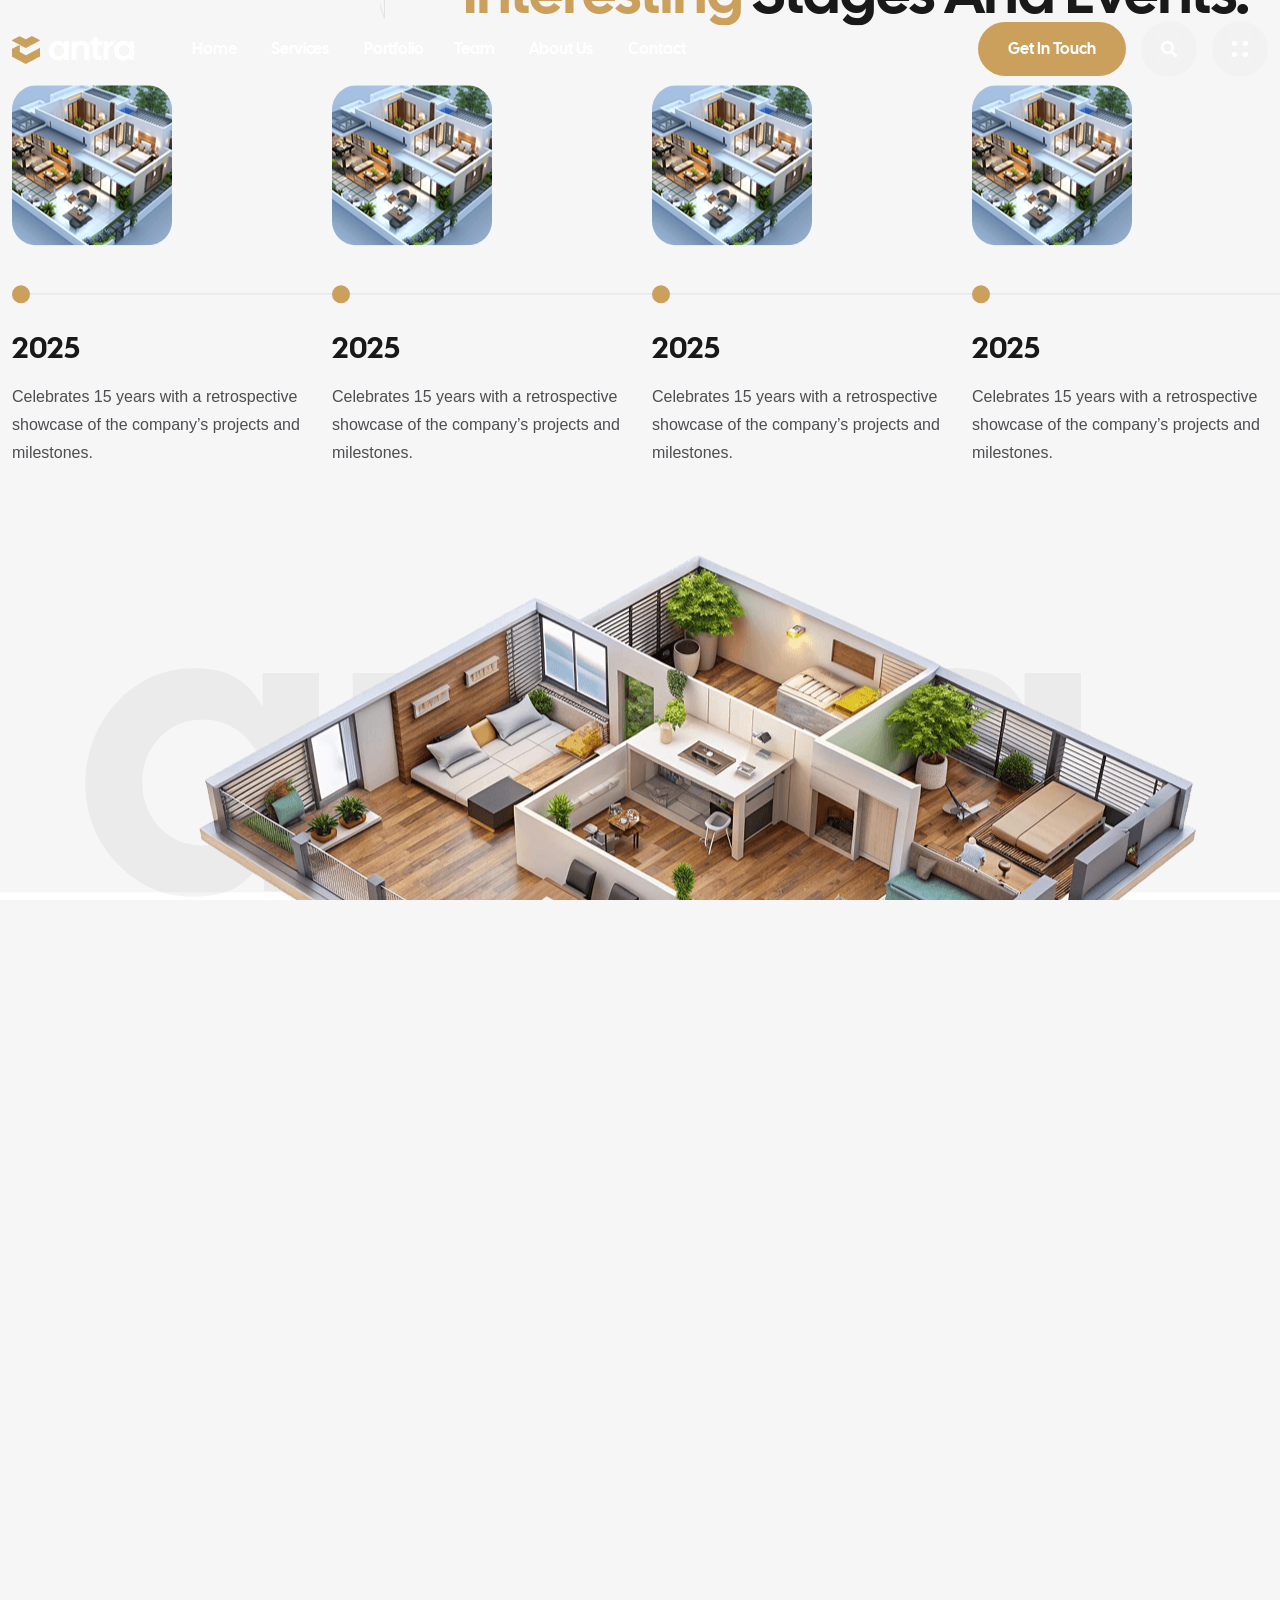
<file: about.html>
<!DOCTYPE html>
<html class="no-js" lang="en">
    

<head>
        <meta charset="utf-8">
        <meta http-equiv="x-ua-compatible" content="ie=edge">
        <meta name="viewport" content="width=device-width, initial-scale=1">
        <meta name="description" content="">

        <!-- Site Title -->
        <title>Antra - Architecture & Interior </title>

        <!-- Place favicon.ico in the root directory -->
        <link rel="shortcut icon" type="image/x-icon" href="assets/img/favicon.png">

        <!-- CSS here -->
        <link rel="stylesheet" href="assets/css/bootstrap.min.css">
        <link rel="stylesheet" href="assets/css/fontawesome.min.css">
        <link rel="stylesheet" href="assets/css/venobox.min.css">
        <link rel="stylesheet" href="assets/css/odometer.min.css">
        <link rel="stylesheet" href="assets/css/nice-select.css">
        <link rel="stylesheet" href="assets/css/carouselTicker.css">
        <link rel="stylesheet" href="assets/css/animation.css">
        <link rel="stylesheet" href="assets/css/swiper.min.css">
        <link rel="stylesheet" href="assets/css/main.css">
    </head>

    <body>

        <!-- preloader -->
        <div class="preloader overflow-hidden">
            <div class="site-name"><span>ANTRA</span></div>
            <div class="preloader-gutters">
                <div class="bar">
                    <div class="inner-bar"></div>
                </div>
                <div class="bar">
                    <div class="inner-bar"></div>
                </div>
                <div class="bar">
                    <div class="inner-bar"></div>
                </div>
                <div class="bar">
                    <div class="inner-bar"></div>
                </div>
                <div class="bar">
                    <div class="inner-bar"></div>
                </div>
                <div class="bar">
                    <div class="inner-bar"></div>
                </div>
                <div class="bar">
                    <div class="inner-bar"></div>
                </div>
                <div class="bar">
                    <div class="inner-bar"></div>
                </div>
            </div>
        </div>
        <!-- /.preloader -->

        <!-- header-area-start -->
        <header class="header sticky-active">
            <div class="primary-header">
                <div class="container">
                    <div class="primary-header-inner">
                        <div class="header-left-wrap">
                            <div class="header-logo d-lg-block">
                                <a href="index.html">
                                    <img src="assets/img/logo/logo-2.png" alt="logo">
                                </a>
                            </div>
                            <div class="header-menu-wrap">
                                <div class="mobile-menu-items">
                                    <ul>
                                        <li> 
                                            <a href="index-3.html">Home</a>
                                        </li>
                                        <li>
                                            <a href="service.html">Services</a>
                                        </li>
                                        <li>
                                            <a href="portfolio.html">Portfolio</a>
                                            <li><a href="team.html">Team</a></li>
                                            <li><a href="about.html">About Us</a></li>
                                        </li>
                                       
                                        
                                        <li><a href="contact.html">Contact</a></li>
                                    </ul>
                                </div>
                            </div>
                            <!-- /.header-menu-wrap -->
                        </div>
                        <div class="header-right-wrap">
                            <a href="tel:+480123678900" class="header-contact">
                                <span class="icon"><i class="fa-regular fa-phone"></i></span>
                                <span class="content">
                                    <span class="call-text">Call Us Phone</span>
                                    <span class="call-number">(+480) 123 678 900</span>
                                </span>
                            </a>
                            <div class="header-btn-wrap">
                                <a href="contact.html" class="tl-primary-btn header-btn">Get in Touch</a>
                            </div>
                            <div class="search-icon dl-search-icon">
                                <i class="fa-solid fa-magnifying-glass"></i>
                            </div>
                            <div class="sidebar-icon">
                                <button class="sidebar-trigger open">
                                    <svg width="16" height="16" viewBox="0 0 16 16" fill="none" xmlns="http://www.w3.org/2000/svg">
                                        <path d="M11 2C11 0.89543 11.8954 0 13 0H14C15.1046 0 16 0.895431 16 2V3C16 4.10457 15.1046 5 14 5H13C11.8954 5 11 4.10457 11 3V2Z" fill="white"/>
                                        <path d="M0 2C0 0.89543 0.895431 0 2 0H3C4.10457 0 5 0.895431 5 2V3C5 4.10457 4.10457 5 3 5H2C0.89543 5 0 4.10457 0 3V2Z" fill="white"/>
                                        <path d="M0 13C0 11.8954 0.895431 11 2 11H3C4.10457 11 5 11.8954 5 13V14C5 15.1046 4.10457 16 3 16H2C0.89543 16 0 15.1046 0 14V13Z" fill="white"/>
                                        <path d="M11 13C11 11.8954 11.8954 11 13 11H14C15.1046 11 16 11.8954 16 13V14C16 15.1046 15.1046 16 14 16H13C11.8954 16 11 15.1046 11 14V13Z" fill="white"/>
                                    </svg>
                                </button>
                            </div>
                            <!-- /.header-right -->
                        </div>
                    </div>
                    <!-- /.primary-header-inner -->
                </div>
            </div>
        </header>
        <!-- /.Main Header -->

        <div id="popup-search-box">
            <div class="box-inner-wrap d-flex align-items-center">
                <form id="form" action="#" method="get" role="search">
                    <input id="popup-search" type="text" name="s" placeholder="Type keywords here...">
                </form>
                <div class="search-close"><i class="fa-sharp fa-regular fa-xmark"></i></div>
            </div>
        </div>
        <!-- /#popup-search-box -->

        <div id="sidebar-area" class="sidebar-area">
            <button class="sidebar-trigger close">
                <svg
                    class="sidebar-close"
                    xmlns="http://www.w3.org/2000/svg"
                    xmlns:xlink="http://www.w3.org/1999/xlink"
                    x="0px"
                    y="0px"
                    width="16px"
                    height="12.7px"
                    viewBox="0 0 16 12.7"
                    style="enable-background: new 0 0 16 12.7"
                    xml:space="preserve">
                    <g>
                        <rect
                            x="0"
                            y="5.4"
                            transform="matrix(0.7071 -0.7071 0.7071 0.7071 -2.1569 7.5208)"
                            width="16"
                            height="2"
                        ></rect>
                        <rect
                            x="0"
                            y="5.4"
                            transform="matrix(0.7071 0.7071 -0.7071 0.7071 6.8431 -3.7929)"
                            width="16"
                            height="2"
                        ></rect>
                    </g>
                </svg>
            </button>
            <div class="side-menu-content">
                <div class="side-menu-logo">
                    <a class="dark-img" href="index.html"><img src="assets/img/logo/logo-2.png" alt="logo"></a>
                    <a class="light-img" href="index.html"><img src="assets/img/logo/logo-1.png" alt="logo"></a>
                </div>
                <div class="side-menu-wrap"></div>
                <div class="side-menu-about">
                    <h4 class="title">We Shape Interior Designs, Crafting Timeless and Inspiring Spaces</h4>
                </div>
                <div class="side-menu-gallary">
                    <div class="side-menu-gallary-item">
                        <a href="assets/img/project/sidebar-gallary-1.png" class="venobox" data-gall="gallary1"><img src="assets/img/project/sidebar-gallary-1.png" alt="img"></a>
                    </div>
                    <div class="side-menu-gallary-item">
                        <a href="assets/img/project/sidebar-gallary-2.png" class="venobox" data-gall="gallary1"><img src="assets/img/project/sidebar-gallary-2.png" alt="img"></a>
                    </div>
                    <div class="side-menu-gallary-item">
                        <a href="assets/img/project/sidebar-gallary-3.png" class="venobox" data-gall="gallary1"><img src="assets/img/project/sidebar-gallary-3.png" alt="img"></a>
                    </div>
                    <div class="side-menu-gallary-item">
                        <a href="assets/img/project/sidebar-gallary-4.png" class="venobox" data-gall="gallary1"><img src="assets/img/project/sidebar-gallary-4.png" alt="img"></a>
                    </div>
                    <div class="side-menu-gallary-item">
                        <a href="assets/img/project/sidebar-gallary-5.png" class="venobox" data-gall="gallary1"><img src="assets/img/project/sidebar-gallary-5.png" alt="img"></a>
                    </div>
                    <div class="side-menu-gallary-item">
                        <a href="assets/img/project/sidebar-gallary-6.png" class="venobox" data-gall="gallary1"><img src="assets/img/project/sidebar-gallary-6.png" alt="img"></a>
                    </div>
                </div>
                <div class="side-menu-contact">
                    <ul class="side-menu-list">
                        <li>
                            5609 E Sprague Ave, <br>Spokane Valley, WA 99212,<br> USA
                        </li>
                        <li>
                            <a href="tel:+0844560789">+(084) 456-0789</a>
                        </li>
                        <li>
                            <a class="mail" href="mailto:support@example.com">support@antra.com</a>
                        </li>
                    </ul>
                </div>
                <ul class="side-menu-social">
                    <li class="facebook"><a href="#"><i class="fab fa-facebook-f"></i></a></li>
                    <li class="instagram"><a href="#"><i class="fab fa-instagram"></i></a></li>
                    <li class="twitter"><a href="#"><i class="fab fa-twitter"></i></a></li>
                    <li class="g-plus"><a href="#"><i class="fab fa-fab fa-google-plus"></i></a></li>
                </ul>
            </div>
        </div>
        <!--/.sidebar-area-->

        <div class="mobile-side-menu">
            <div class="side-menu-content">
                <div class="side-menu-head">
                    <a href="index.html"><img src="assets/img/logo/logo-2.png" alt="logo"></a>
                    <button class="mobile-side-menu-close"><i class="fa-regular fa-xmark"></i></button>
                </div>
                <div class="side-menu-wrap"></div>
                <div class="side-menu-contact">
                    <div class="side-menu-header">
                        <h3>Contact Us</h3>
                    </div>
                    <ul class="side-menu-list">
                        <li>
                            <i class="fas fa-map-marker-alt"></i>
                            <p>Valentin, Street Road 24, New York, </p>
                        </li>
                        <li>
                            <i class="fas fa-phone"></i>
                            <a href="tel:+000123456789">+000 123 (456) 789</a>
                        </li>
                        <li>
                            <i class="fas fa-envelope-open-text"></i>
                            <a href="mailto:antra@gmail.com">antra@gmail.com</a>
                        </li>
                    </ul>
                </div>
                <ul class="side-menu-social">
                    <li class="facebook"><a href="#"><i class="fab fa-facebook-f"></i></a></li>
                    <li class="instagram"><a href="#"><i class="fab fa-instagram"></i></a></li>
                    <li class="twitter"><a href="#"><i class="fab fa-twitter"></i></a></li>
                    <li class="g-plus"><a href="#"><i class="fab fa-fab fa-google-plus"></i></a></li>
                </ul>
            </div>
        </div>
        <!-- /.mobile-side-menu -->
        <div class="mobile-side-menu-overlay"></div>

    <div id="antra-smooth-wrapper">
        <div id="antra-smooth-content">

        <section class="page-header">
            <div class="bg-img" data-background="assets/img/bg-img/page-header-bg.png"></div>
            <div class="overlay"></div>
            <div class="container">
                <div class="page-header-content">
                    <h1 class="title">About us</h1>
                    <h4 class="sub-title"><a class='home' href='index.html'>Home </a><span class="icon">-</span><a class='inner-page' href='about.html'> About Us</a></h4>
                </div>
            </div>
        </section>
        <!-- ./ page-header -->

        <section class="about-section-2 pt-130 pb-130">
            <div class="shape-1"><img src="assets/img/shapes/about-shape-1.png" alt="shape"></div>
            <div class="container container-2">
                <div class="row about-wrap-2">
                    <div class="col-lg-8">
                        <div class="about-content-left">
                            <div class="section-heading">
                                <h4 class="sub-heading" data-text-animation="fade-in-right" data-split="char" data-duration="0.9" data-stagger="0.03">Started In 1991</h4>
                                <h2 class="section-title title-2">We Shape <span>Interior Designs, <br> Crafting Timeless</span> and Inspiring <br> Spaces</h2>
                            </div>
                            <div class="about-counter-wrap">
                                <div class="counter-content">
                                    <h3 class="title"><span class="odometer" data-count="26">0</span></h3>
                                    <p>Years of <br> experience</p>
                                </div>
                                <div class="counter-img">
                                    <img src="assets/img/images/about-img-2.png" alt="counter">
                                </div>
                            </div>
                        </div>
                    </div>
                    <div class="col-lg-4">
                        <div class="about-content-right">
                            <div class="about-img-1">
                                <img src="assets/img/images/about-img-3.png" alt="about">
                            </div>
                            <div class="about-desc">
                                <p>We believe that every space has the power to inspire, and that great design brings. Our mission is to craft environments that stir creativity, evoke emotion, and reflect the essence of those who inhabit them.</p>
                                <div class="about-btn">
                                    <a href="about.html" class="tl-primary-btn">More About Us <span class="icon"><i class="fa-regular fa-arrow-right"></i></span></a>
                                </div>
                            </div>
                        </div>
                    </div>
                </div>
            </div>
        </section>
        <!-- ./ about-section -->

        <div class="video-area-wrap">
            <div class="video-bg" data-background="assets/img/bg-img/video-bg-3.png"></div>
            <div class="play-btn">
                <a
                    class="video-popup venobox"
                    data-autoplay="true"
                    data-vbtype="video"
                    href="https://youtu.be/JwC-Qx1lJso">
                    play
                </a>
            </div>
        </div>
        <!-- ./ video-section -->

        <section class="history-section pt-130 pb-130">
            <div class="history-text"><span>antra</span></div>
            <div class="history-element"><img src="assets/img/images/counter-img-1.png" alt="counter"></div>
            <div class="container container-2">
                <div class="row section-heading-wrap ml-0 mw-100">  
                    <div class="shape"><img src="assets/img/shapes/section-heading.png" alt="shape"></div>
                    <div class="col-lg-4 col-md-12">
                        <div class="section-heading mb-0">
                            <h4 class="sub-heading" data-text-animation="fade-in-right" data-split="char" data-duration="0.9" data-stagger="0.03">our History</h4>
                        </div>
                    </div>
                    <div class="col-lg-8 col-md-12">
                        <div class="section-heading section-heading-2 mb-0">
                            <h2 class="section-title title-2">Our history <span>is full of <br> interesting</span> stages <br> and events.</h2>
                        </div>
                    </div>
                </div>
                <div class="history-carousel-wrap">
                    <div class="history-carousel swiper">
                        <div class="swiper-wrapper">
                            <div class="swiper-slide">
                                <div class="history-item">
                                    <div class="history-img">
                                        <img src="assets/img/images/history-img-1.png" alt="history">
                                    </div>
                                    <div class="history-content">
                                        <div class="circle"></div>
                                        <h3 class="title"><a href="about.html">2025</a></h3>
                                        <p>Celebrates 15 years with a retrospective showcase of the company’s projects and milestones.</p>
                                    </div>
                                </div>
                            </div>
                            <div class="swiper-slide">
                                <div class="history-item">
                                    <div class="history-img">
                                        <img src="assets/img/images/history-img-1.png" alt="history">
                                    </div>
                                    <div class="history-content">
                                        <div class="circle"></div>
                                        <h3 class="title"><a href="about.html">2025</a></h3>
                                        <p>Celebrates 15 years with a retrospective showcase of the company’s projects and milestones.</p>
                                    </div>
                                </div>
                            </div>
                            <div class="swiper-slide">
                                <div class="history-item">
                                    <div class="history-img">
                                        <img src="assets/img/images/history-img-1.png" alt="history">
                                    </div>
                                    <div class="history-content">
                                        <div class="circle"></div>
                                        <h3 class="title"><a href="about.html">2025</a></h3>
                                        <p>Celebrates 15 years with a retrospective showcase of the company’s projects and milestones.</p>
                                    </div>
                                </div>
                            </div>
                            <div class="swiper-slide">
                                <div class="history-item">
                                    <div class="history-img">
                                        <img src="assets/img/images/history-img-1.png" alt="history">
                                    </div>
                                    <div class="history-content">
                                        <div class="circle"></div>
                                        <h3 class="title"><a href="about.html">2025</a></h3>
                                        <p>Celebrates 15 years with a retrospective showcase of the company’s projects and milestones.</p>
                                    </div>
                                </div>
                            </div>
                            <div class="swiper-slide">
                                <div class="history-item">
                                    <div class="history-img">
                                        <img src="assets/img/images/history-img-1.png" alt="history">
                                    </div>
                                    <div class="history-content">
                                        <div class="circle"></div>
                                        <h3 class="title"><a href="about.html">2025</a></h3>
                                        <p>Celebrates 15 years with a retrospective showcase of the company’s projects and milestones.</p>
                                    </div>
                                </div>
                            </div>
                            <div class="swiper-slide">
                                <div class="history-item">
                                    <div class="history-img">
                                        <img src="assets/img/images/history-img-1.png" alt="history">
                                    </div>
                                    <div class="history-content">
                                        <div class="circle"></div>
                                        <h3 class="title"><a href="about.html">2025</a></h3>
                                        <p>Celebrates 15 years with a retrospective showcase of the company’s projects and milestones.</p>
                                    </div>
                                </div>
                            </div>
                        </div>
                    </div>
                </div>
            </div>
        </section>
        <!-- ./ history-section -->

        <section class="process-section overflow-hidden bg-white">
            <div class="bg-shape" data-background="assets/img/shapes/process-shape-1.png"></div>
            <div class="container container-2">
                <div class="heading-space align-items-end">
                    <div class="section-heading mb-0">
                        <h4 class="sub-heading" data-text-animation="fade-in-right" data-split="char" data-duration="0.9" data-stagger="0.03">How We Work</h4>
                        <h2 class="section-title title-2">Description <span>Architecture <br> process</span> for exceptional <br> results.</h2>
                    </div>
                    <div class="process-desc">
                        <p class="mb-0">Our process is alive - adapting, refining, and growing <br> with your vision. Always. <br> Like artists with a blank canvas, we transform rooms <br> into living works of art.</p>
                    </div>
                </div>
                <div class="row gy-xl-0 gy-4 process-wrap">
                    <div class="col-xl-3 col-lg-6 col-md-6">
                        <div class="process-item">
                            <div class="process-thumb">
                                <img src="assets/img/images/process-img-1.png" alt="process">
                            </div>
                            <div class="process-content">
                                <h3 class="title"><span>01</span>. Initial Consultation</h3>
                                <p>We begin by understanding <br> your vision, goals, and needs, <br> followed Antra.</p>
                            </div>
                            <span class="number">01</span>
                        </div>
                    </div>
                    <div class="col-xl-3 col-lg-6 col-md-6">
                        <div class="process-item">
                            <div class="process-thumb">
                                <img src="assets/img/images/process-img-2.png" alt="process">
                            </div>
                            <div class="process-content">
                                <h3 class="title"><span>02</span>. Design & Planning</h3>
                                <p>We begin by understanding <br> your vision, goals, and needs, <br> followed Antra.</p>
                            </div>
                            <span class="number">02</span>
                        </div>
                    </div>
                    <div class="col-xl-3 col-lg-6 col-md-6">
                        <div class="process-item">
                            <div class="process-thumb">
                                <img src="assets/img/images/process-img-3.png" alt="process">
                            </div>
                            <div class="process-content">
                                <h3 class="title"><span>03</span>. Implementation</h3>
                                <p>We begin by understanding <br> your vision, goals, and needs, <br> followed Antra.</p>
                            </div>
                            <span class="number">03</span>
                        </div>
                    </div>
                    <div class="col-xl-3 col-lg-6 col-md-6">
                        <div class="process-item">
                            <div class="process-thumb">
                                <img src="assets/img/images/process-img-4.png" alt="process">
                            </div>
                            <div class="process-content">
                                <h3 class="title"><span>04</span>. Project Handover</h3>
                                <p>We begin by understanding <br> your vision, goals, and needs, <br> followed Antra.</p>
                            </div>
                            <span class="number">04</span>
                        </div>
                    </div>
                </div>
                <div class="process-text">
                    <h5 class="bottom-text">We’ve been working hard to impress you. <a href="contact.html">Start your’s today</a></h5>
                </div>
            </div>
        </section>
        <!-- ./ process-section -->

        <section class="award-section bg-grey pt-130 pb-130">
            <div class="bg-shape"><img src="assets/img/shapes/team-bg-shape-1.png" alt="shape"></div>
            <div class="container container-2">
                <div class="row section-heading-wrap">  
                    <div class="shape"><img src="assets/img/shapes/section-heading.png" alt="shape"></div>
                    <div class="col-lg-4 col-md-12">
                        <div class="section-heading mb-0">
                            <h4 class="sub-heading" data-text-animation="fade-in-right" data-split="char" data-duration="0.9" data-stagger="0.03">Award & achievement</h4>
                        </div>
                    </div>
                    <div class="col-lg-8 col-md-12">
                        <div class="section-heading section-heading-2 mb-0">
                            <h2 class="section-title title-2">Design That <span>Speaks Our <br> Industry</span> Awards</h2>
                        </div>
                    </div>
                </div>
                <div class="row award-wrap">
                    <div class="col-lg-5">
                        <div class="award-img">
                            <img src="assets/img/images/award-img-1.png" alt="img">
                        </div>
                    </div>
                    <div class="col-lg-7">
                        <div class="award-item-list">
                            <div class="award-item" data-img="assets/img/images/award-img-1.png">
                                <div class="left-content">
                                    <span class="number">2025</span>
                                    <h3 class="title">Best Residential Design</h3>
                                </div>
                                <div class="mid-content">
                                    <span>Interior Design</span>
                                </div>
                            </div>
                            <div class="award-item" data-img="assets/img/images/award-img-2.jpg">
                                <div class="left-content">
                                    <span class="number">2024</span>
                                    <h3 class="title">Top Commercial Design</h3>
                                </div>
                                <div class="mid-content">
                                    <span>Architecture</span>
                                </div>
                            </div>
                            <div class="award-item" data-img="assets/img/images/award-img-3.jpg">
                                <div class="left-content">
                                    <span class="number">2023</span>
                                    <h3 class="title">Sustainable Design Award</h3>
                                </div>
                                <div class="mid-content">
                                    <span>Community Center</span>
                                </div>
                            </div>
                            <div class="award-item" data-img="assets/img/images/award-img-4.jpg">
                                <div class="left-content">
                                    <span class="number">2022</span>
                                    <h3 class="title">Creative Office Space Award</h3>
                                </div>
                                <div class="mid-content">
                                    <span>Corporation Building</span>
                                </div>
                            </div>
                            <div class="award-item" data-img="assets/img/images/award-img-5.jpg">
                                <div class="left-content">
                                    <span class="number">2020</span>
                                    <h3 class="title">Emerging Designer of the Year</h3>
                                </div>
                                <div class="mid-content">
                                    <span>Interior Design</span>
                                </div>
                            </div>
                        </div>
                    </div>
                </div>
            </div>
        </section>
        <!-- ./ award-section -->

        <section class="gallary-section-2 pb-130 overflow-hidden">
            <div class="bg-img" data-background="assets/img/bg-img/gallary-bg-1.png"></div>
            <div class="container container-2">
                <div class="row">
                    <div class="col-lg-4 col-md-12">
                        <div class="gallary-left-content">
                            <div class="section-heading white-content mb-0">
                                <h4 class="sub-heading" data-text-animation="fade-in-right" data-split="char" data-duration="0.9" data-stagger="0.03">our gallery</h4>
                                <h2 class="section-title">Interior <br>design</h2>
                                <p class="mb-0">Lorem ipsum dolor sit amet consectetur. <br> Magna nunc porttitor convallis faucibus <br> laoreet.</p>
                            </div>
                        </div>
                    </div>
                    <div class="col-lg-8">
                        <div class="gallary-carousel-wrap">
                            <div class="gallary-carousel swiper">
                                <div class="swiper-wrapper">
                                    <div class="swiper-slide">
                                        <div class="gallary-inner-item">
                                            <a href="about.html"><img src="assets/img/images/gallary-img-1.png" alt="img"></a>
                                        </div>
                                    </div>
                                    <div class="swiper-slide">
                                        <div class="gallary-inner-item">
                                            <a href="about.html"><img src="assets/img/images/gallary-img-2.png" alt="img"></a>
                                        </div>
                                    </div>
                                    <div class="swiper-slide">
                                        <div class="gallary-inner-item">
                                            <a href="about.html"><img src="assets/img/images/gallary-img-3.png" alt="img"></a>
                                        </div>
                                    </div>
                                    <div class="swiper-slide">
                                        <div class="gallary-inner-item">
                                            <a href="about.html"><img src="assets/img/images/gallary-img-4.png" alt="img"></a>
                                        </div>
                                    </div>
                                </div>
                            </div>
                            <div class="swiper-arrow">
                                <div class="swiper-nav swiper-prev"><i class="fa-regular fa-arrow-left"></i></div>
                                <div class="swiper-nav swiper-next"><i class="fa-regular fa-arrow-right"></i></div>
                            </div>
                        </div>
                    </div>
                </div>
            </div>
        </section>
        <!-- ./ gallary-section -->

        <section class="testimonial-section bg-white pt-150">
            <div class="container container-2">
                <div class="row section-heading-wrap">  
                    <div class="shape"><img src="assets/img/shapes/section-heading.png" alt="shape"></div>
                    <div class="col-lg-4 col-md-12">
                        <div class="section-heading mb-0">
                            <h4 class="sub-heading" data-text-animation="fade-in-right" data-split="char" data-duration="0.9" data-stagger="0.03">Owr clients say</h4>
                        </div>
                    </div>
                    <div class="col-lg-8 col-md-12">
                        <div class="section-heading section-heading-2 mb-0">
                            <h2 class="section-title title-2">Here’s What <span>warm words <br> our clients</span> say</h2>
                        </div>
                    </div>
                </div>
                <div class="row">
                    <div class="col-lg-6">
                        <div class="testi-img">
                            <img src="assets/img/testi/testi-img-1.png" alt="testi">
                        </div>
                    </div>
                    <div class="col-lg-6">
                        <div class="testi-carousel-wrap">
                            <div class="testi-top-content">
                                <div class="left-content">
                                    <h3 class="rating">4.80</h3>
                                    <div class="rating-list">
                                        <ul>
                                            <li><i class="fa-solid fa-star"></i></li>
                                            <li><i class="fa-solid fa-star"></i></li>
                                            <li><i class="fa-solid fa-star"></i></li>
                                            <li><i class="fa-solid fa-star"></i></li>
                                            <li><i class="fa-solid fa-star"></i></li>
                                        </ul>
                                        <span>2,688 reviews</span>
                                    </div>
                                </div>
                                <div class="right-content">
                                    <p>From concept to reality, the team turned my <br> vision into a stunning, livable space. I couldn’t <br> be happier with this!</p>
                                </div>
                            </div>
                            <div class="testi-carousel swiper">
                                <div class="swiper-wrapper">
                                    <div class="swiper-slide">
                                        <div class="testi-item">
                                            <p>“A wonderful experience! They knew what they were doing and were incredibly knowledgeable throughout the process."</p>
                                            <div class="testi-author">
                                                <div class="author-img">
                                                    <img src="assets/img/testi/testi-author-1.png" alt="author">
                                                </div>
                                                <h4 class="name">Morgan Dufresne <span>Company Owner</span></h4>
                                            </div>
                                        </div>
                                    </div>
                                </div>
                            </div>
                        </div>
                    </div>
                </div>
            </div>
        </section>
        <!-- ./ testimonial-section -->

        <section class="sponsor-section bg-white pt-120 pb-130 overflow-hidden">
            <div class="container">
                <div class="sponsor-text-wrap sponsor-text-wrap-2">
                    <h5 class="sponsor-text">Our Website <span>75000</span>+ VIP Customer</h5>
                </div>
                <div class="sponsor-carousel swiper">
                    <div class="swiper-wrapper">
                        <div class="swiper-slide">
                            <div class="sponsor-item">
                                <a href="#"><img src="assets/img/sponsor/sponsor-1.png" alt="sponsor"></a>
                            </div>
                        </div>
                        <div class="swiper-slide">
                            <div class="sponsor-item">
                                <a href="#"><img src="assets/img/sponsor/sponsor-2.png" alt="sponsor"></a>
                            </div>
                        </div>
                        <div class="swiper-slide">
                            <div class="sponsor-item">
                                <a href="#"><img src="assets/img/sponsor/sponsor-3.png" alt="sponsor"></a>
                            </div>
                        </div>
                        <div class="swiper-slide">
                            <div class="sponsor-item">
                                <a href="#"><img src="assets/img/sponsor/sponsor-4.png" alt="sponsor"></a>
                            </div>
                        </div>
                        <div class="swiper-slide">
                            <div class="sponsor-item">
                                <a href="#"><img src="assets/img/sponsor/sponsor-5.png" alt="sponsor"></a>
                            </div>
                        </div>
                        <div class="swiper-slide">
                            <div class="sponsor-item">
                                <a href="#"><img src="assets/img/sponsor/sponsor-6.png" alt="sponsor"></a>
                            </div>
                        </div>
                    </div>
                </div>
            </div>
        </section>
        <!-- ./ sponsor-section -->

        <section class="newsletter-section bg-white pb-130 overflow-hidden">
            <div class="bg-shape"><img src="assets/img/shapes/newsletter-shape.png" alt="shape"></div>
            <div class="container">
                <div class="newsletter-wrap">
                    <div class="section-heading text-center">
                        <h4 class="sub-heading" data-text-animation="fade-in-right" data-split="char" data-duration="0.9" data-stagger="0.03">Subscribe to the newsletter</h4>
                        <h2 class="section-title">Join <span>our newsletter <br> stay</span> up to date</h2>
                        <p>Join our newsletter. Learn something new, gain access to exclusive content, <br> and stay informed with the latest updates in the industry.</p>
                    </div>
                    <div class="newsletter-form">
                        <input type="text" id="email" name="email" class="form-control" placeholder="Email address..">
                        <button type="submit"><i class="fa-regular fa-arrow-right-long"></i></button>
                        
                    </div>
                </div>
            </div>
        </section>
        <!-- ./ newsletter-section -->

        <footer class="footer-section overflow-hidden">
            <div class="footer-bg" data-background="assets/img/bg-img/footer-bg.png"></div>
            <div class="footer-shade"></div>
            <div class="container container-2">
                <div class="row footer-wrap">
                    <div class="col-lg-3 col-md-6">
                        <div class="footer-widget">
                            <div class="widget-header">
                                <div class="footer-logo">
                                    <a href="index.html"><img src="assets/img/logo/logo-2.png" alt="logo"></a>
                                </div>
                            </div>
                            <p class="mb-10">We transform your vision into beautifully <br> crafted spaces.</p>
                            <p class="mb-0">5609 E Sprague Ave, Spokane Valley, <br> WA 99212, USA</p>
                        </div>
                    </div>
                    <div class="col-lg-3 col-md-6">
                        <div class="footer-widget footer-col-2">
                            <ul class="footer-list">
                                <li><a href="about.html">About Us</a></li>
                                <li><a href="service.html">Services</a></li>
                                <li><a href="contact.html">Careers</a></li>
                                <li><a href="team.html">our Team</a></li>
                                <li><a href="blog-grid.html">Blog</a></li>
                                <li><a href="contact.html">Contact Us</a></li>
                            </ul>
                        </div>
                    </div>
                    <div class="col-lg-3 col-md-6">
                        <div class="footer-widget footer-col-2 pl-0">
                            <ul class="footer-list">
                                <li><a href="portfolio-details.html">Our Projects</a></li>
                                <li><a href="contact.html">Partners</a></li>
                                <li><a href="contact.html">Partners Program</a></li>
                                <li><a href="contact.html">Affiliate Program</a></li>
                                <li><a href="contact.html">Terms & Conditions</a></li>
                                <li><a href="contact.html">Support Center</a></li>
                            </ul>
                        </div>
                    </div>
                    <div class="col-lg-3 col-md-6">
                        <div class="footer-widget">
                            <div class="footer-address">
                                <a class="number" href="tel:+0844560789">+(084) 456-0789</a>
                                <a class="mail" href="tel:">support@antra.com</a>
                                <ul class="social-list">
                                    <li><a href="#">Facebook</a></li>
                                    <li><a href="#">Instagram</a></li>
                                    <li><a href="#">YouTube</a></li>
                                    <li><a href="#">Twitter</a></li>
                                </ul>
                            </div>
                        </div>
                    </div>
                </div>
            </div>
            <div class="copyright-area">
                <div class="container">
                    <div class="copyright-content">
                        <p>© 2026 antra. All Rights Reserved.</p>
                    </div>
                </div>
            </div>
            <div class="footer-text"><span>antra</span></div>
        </footer>
        <!-- ./ footer-section -->

        </div>
    </div>

        <div id="scroll-percentage"><span id="scroll-percentage-value"></span></div>
        <!--scrollup-->

        <!-- JS here -->
        <script src="assets/js/vendor/jquary-3.7.1.min.js"></script>
        <script src="assets/js/vendor/bootstrap-bundle.js"></script>
        <script src="assets/js/vendor/imagesloaded-pkgd.js"></script>
        <script src="assets/js/vendor/waypoints.min.js"></script>
        <script src="assets/js/vendor/venobox.min.js"></script>
        <script src="assets/js/vendor/odometer.min.js"></script>
        <script src="assets/js/vendor/meanmenu.js"></script>
        <script src="assets/js/vendor/jquery.isotope.js"></script>
        <script src="assets/js/vendor/swiper.min.js"></script>
        <script src="assets/js/vendor/split-type.min.js"></script>
        <script src="assets/js/vendor/gsap.min.js"></script>
        <script src="assets/js/vendor/scroll-trigger.min.js"></script>
        <script src="assets/js/vendor/scroll-smoother.js"></script>
        <script src="assets/js/vendor/jquery.carouselTicker.js"></script>
        <script src="assets/js/vendor/nice-select.js"></script>
        <script src="assets/js/vendor/three.min.js"></script>
        <script src="assets/js/vendor/panolens.min.js"></script>
        <script src="assets/js/vendor/jquery.event.move.min.js"></script>
        <script src="assets/js/vendor/jquery.twentytwenty.min.js"></script>
        <script src="assets/js/slider.js"></script>
        <script src="assets/js/contact.js"></script>
        <script src="assets/js/main.js"></script>
    </body>


</html>
</file>
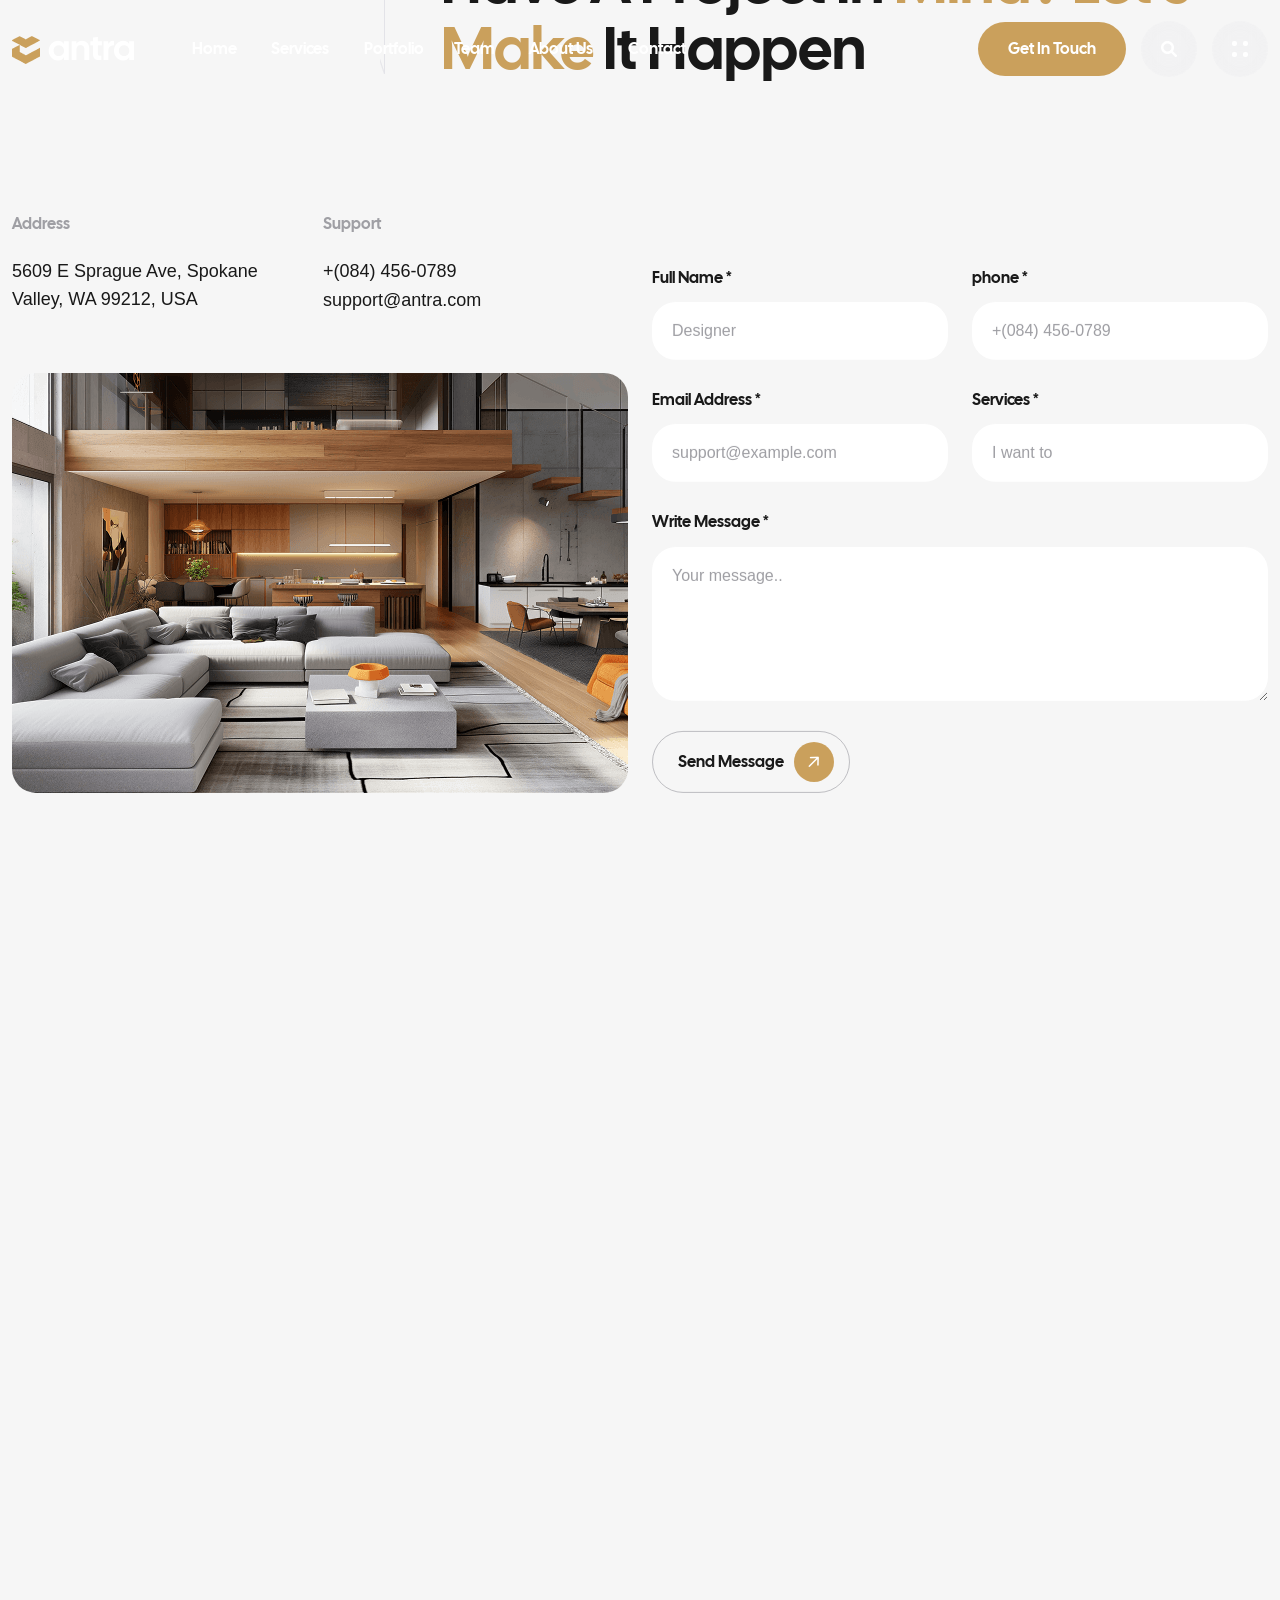
<file: contact.html>
<!DOCTYPE html>
<html class="no-js" lang="en">
    

<head>
        <meta charset="utf-8">
        <meta http-equiv="x-ua-compatible" content="ie=edge">
        <meta name="viewport" content="width=device-width, initial-scale=1">
        <meta name="description" content="">

        <!-- Site Title -->
        <title>Antra - Architecture & Interior </title>

        <!-- Place favicon.ico in the root directory -->
        <link rel="shortcut icon" type="image/x-icon" href="assets/img/favicon.png">

        <!-- CSS here -->
        <link rel="stylesheet" href="assets/css/bootstrap.min.css">
        <link rel="stylesheet" href="assets/css/fontawesome.min.css">
        <link rel="stylesheet" href="assets/css/venobox.min.css">
        <link rel="stylesheet" href="assets/css/odometer.min.css">
        <link rel="stylesheet" href="assets/css/nice-select.css">
        <link rel="stylesheet" href="assets/css/carouselTicker.css">
        <link rel="stylesheet" href="assets/css/animation.css">
        <link rel="stylesheet" href="assets/css/swiper.min.css">
        <link rel="stylesheet" href="assets/css/main.css">
    </head>

    <body>

        <!-- preloader -->
        <div class="preloader overflow-hidden">
            <div class="site-name"><span>ANTRA</span></div>
            <div class="preloader-gutters">
                <div class="bar">
                    <div class="inner-bar"></div>
                </div>
                <div class="bar">
                    <div class="inner-bar"></div>
                </div>
                <div class="bar">
                    <div class="inner-bar"></div>
                </div>
                <div class="bar">
                    <div class="inner-bar"></div>
                </div>
                <div class="bar">
                    <div class="inner-bar"></div>
                </div>
                <div class="bar">
                    <div class="inner-bar"></div>
                </div>
                <div class="bar">
                    <div class="inner-bar"></div>
                </div>
                <div class="bar">
                    <div class="inner-bar"></div>
                </div>
            </div>
        </div>
        <!-- /.preloader -->

        <!-- header-area-start -->
        <header class="header sticky-active">
            <div class="primary-header">
                <div class="container">
                    <div class="primary-header-inner">
                        <div class="header-left-wrap">
                            <div class="header-logo d-lg-block">
                                <a href="index.html">
                                    <img src="assets/img/logo/logo-2.png" alt="logo">
                                </a>
                            </div>
                            <div class="header-menu-wrap">
                                <div class="mobile-menu-items">
                                    <ul>
                                        <li> 
                                            <a href="index-3.html">Home</a>
                                        </li>
                                        <li>
                                            <a href="service.html">Services</a>
                                        </li>
                                        <li>
                                            <a href="portfolio.html">Portfolio</a>
                                            <li><a href="team.html">Team</a></li>
                                            <li><a href="about.html">About Us</a></li>
                                        </li>
                                       
                                        
                                        <li><a href="contact.html">Contact</a></li>
                                    </ul>
                                </div>
                            </div>
                            <!-- /.header-menu-wrap -->
                        </div>
                        <div class="header-right-wrap">
                            <a href="tel:+480123678900" class="header-contact">
                                <span class="icon"><i class="fa-regular fa-phone"></i></span>
                                <span class="content">
                                    <span class="call-text">Call Us Phone</span>
                                    <span class="call-number">(+480) 123 678 900</span>
                                </span>
                            </a>
                            <div class="header-btn-wrap">
                                <a href="contact.html" class="tl-primary-btn header-btn">Get in Touch</a>
                            </div>
                            <div class="search-icon dl-search-icon">
                                <i class="fa-solid fa-magnifying-glass"></i>
                            </div>
                            <div class="sidebar-icon">
                                <button class="sidebar-trigger open">
                                    <svg width="16" height="16" viewBox="0 0 16 16" fill="none" xmlns="http://www.w3.org/2000/svg">
                                        <path d="M11 2C11 0.89543 11.8954 0 13 0H14C15.1046 0 16 0.895431 16 2V3C16 4.10457 15.1046 5 14 5H13C11.8954 5 11 4.10457 11 3V2Z" fill="white"/>
                                        <path d="M0 2C0 0.89543 0.895431 0 2 0H3C4.10457 0 5 0.895431 5 2V3C5 4.10457 4.10457 5 3 5H2C0.89543 5 0 4.10457 0 3V2Z" fill="white"/>
                                        <path d="M0 13C0 11.8954 0.895431 11 2 11H3C4.10457 11 5 11.8954 5 13V14C5 15.1046 4.10457 16 3 16H2C0.89543 16 0 15.1046 0 14V13Z" fill="white"/>
                                        <path d="M11 13C11 11.8954 11.8954 11 13 11H14C15.1046 11 16 11.8954 16 13V14C16 15.1046 15.1046 16 14 16H13C11.8954 16 11 15.1046 11 14V13Z" fill="white"/>
                                    </svg>
                                </button>
                            </div>
                            <!-- /.header-right -->
                        </div>
                    </div>
                    <!-- /.primary-header-inner -->
                </div>
            </div>
        </header>
        <!-- /.Main Header -->

        <div id="popup-search-box">
            <div class="box-inner-wrap d-flex align-items-center">
                <form id="form" action="#" method="get" role="search">
                    <input id="popup-search" type="text" name="s" placeholder="Type keywords here...">
                </form>
                <div class="search-close"><i class="fa-sharp fa-regular fa-xmark"></i></div>
            </div>
        </div>
        <!-- /#popup-search-box -->

        <div id="sidebar-area" class="sidebar-area">
            <button class="sidebar-trigger close">
                <svg
                    class="sidebar-close"
                    xmlns="http://www.w3.org/2000/svg"
                    xmlns:xlink="http://www.w3.org/1999/xlink"
                    x="0px"
                    y="0px"
                    width="16px"
                    height="12.7px"
                    viewBox="0 0 16 12.7"
                    style="enable-background: new 0 0 16 12.7"
                    xml:space="preserve">
                    <g>
                        <rect
                            x="0"
                            y="5.4"
                            transform="matrix(0.7071 -0.7071 0.7071 0.7071 -2.1569 7.5208)"
                            width="16"
                            height="2"
                        ></rect>
                        <rect
                            x="0"
                            y="5.4"
                            transform="matrix(0.7071 0.7071 -0.7071 0.7071 6.8431 -3.7929)"
                            width="16"
                            height="2"
                        ></rect>
                    </g>
                </svg>
            </button>
            <div class="side-menu-content">
                <div class="side-menu-logo">
                    <a class="dark-img" href="index.html"><img src="assets/img/logo/logo-2.png" alt="logo"></a>
                    <a class="light-img" href="index.html"><img src="assets/img/logo/logo-1.png" alt="logo"></a>
                </div>
                <div class="side-menu-wrap"></div>
                <div class="side-menu-about">
                    <h4 class="title">We Shape Interior Designs, Crafting Timeless and Inspiring Spaces</h4>
                </div>
                <div class="side-menu-gallary">
                    <div class="side-menu-gallary-item">
                        <a href="assets/img/project/sidebar-gallary-1.png" class="venobox" data-gall="gallary1"><img src="assets/img/project/sidebar-gallary-1.png" alt="img"></a>
                    </div>
                    <div class="side-menu-gallary-item">
                        <a href="assets/img/project/sidebar-gallary-2.png" class="venobox" data-gall="gallary1"><img src="assets/img/project/sidebar-gallary-2.png" alt="img"></a>
                    </div>
                    <div class="side-menu-gallary-item">
                        <a href="assets/img/project/sidebar-gallary-3.png" class="venobox" data-gall="gallary1"><img src="assets/img/project/sidebar-gallary-3.png" alt="img"></a>
                    </div>
                    <div class="side-menu-gallary-item">
                        <a href="assets/img/project/sidebar-gallary-4.png" class="venobox" data-gall="gallary1"><img src="assets/img/project/sidebar-gallary-4.png" alt="img"></a>
                    </div>
                    <div class="side-menu-gallary-item">
                        <a href="assets/img/project/sidebar-gallary-5.png" class="venobox" data-gall="gallary1"><img src="assets/img/project/sidebar-gallary-5.png" alt="img"></a>
                    </div>
                    <div class="side-menu-gallary-item">
                        <a href="assets/img/project/sidebar-gallary-6.png" class="venobox" data-gall="gallary1"><img src="assets/img/project/sidebar-gallary-6.png" alt="img"></a>
                    </div>
                </div>
                <div class="side-menu-contact">
                    <ul class="side-menu-list">
                        <li>
                            5609 E Sprague Ave, <br>Spokane Valley, WA 99212,<br> USA
                        </li>
                        <li>
                            <a href="tel:+0844560789">+(084) 456-0789</a>
                        </li>
                        <li>
                            <a class="mail" href="mailto:support@example.com">support@antra.com</a>
                        </li>
                    </ul>
                </div>
                <ul class="side-menu-social">
                    <li class="facebook"><a href="#"><i class="fab fa-facebook-f"></i></a></li>
                    <li class="instagram"><a href="#"><i class="fab fa-instagram"></i></a></li>
                    <li class="twitter"><a href="#"><i class="fab fa-twitter"></i></a></li>
                    <li class="g-plus"><a href="#"><i class="fab fa-fab fa-google-plus"></i></a></li>
                </ul>
            </div>
        </div>
        <!--/.sidebar-area-->

        <div class="mobile-side-menu">
            <div class="side-menu-content">
                <div class="side-menu-head">
                    <a href="index.html"><img src="assets/img/logo/logo-2.png" alt="logo"></a>
                    <button class="mobile-side-menu-close"><i class="fa-regular fa-xmark"></i></button>
                </div>
                <div class="side-menu-wrap"></div>
                <div class="side-menu-contact">
                    <div class="side-menu-header">
                        <h3>Contact Us</h3>
                    </div>
                    <ul class="side-menu-list">
                        <li>
                            <i class="fas fa-map-marker-alt"></i>
                            <p>Valentin, Street Road 24, New York, </p>
                        </li>
                        <li>
                            <i class="fas fa-phone"></i>
                            <a href="tel:+000123456789">+000 123 (456) 789</a>
                        </li>
                        <li>
                            <i class="fas fa-envelope-open-text"></i>
                            <a href="mailto:antra@gmail.com">antra@gmail.com</a>
                        </li>
                    </ul>
                </div>
                <ul class="side-menu-social">
                    <li class="facebook"><a href="#"><i class="fab fa-facebook-f"></i></a></li>
                    <li class="instagram"><a href="#"><i class="fab fa-instagram"></i></a></li>
                    <li class="twitter"><a href="#"><i class="fab fa-twitter"></i></a></li>
                    <li class="g-plus"><a href="#"><i class="fab fa-fab fa-google-plus"></i></a></li>
                </ul>
            </div>
        </div>
        <!-- /.mobile-side-menu -->
        <div class="mobile-side-menu-overlay"></div>

    <div id="antra-smooth-wrapper">
        <div id="antra-smooth-content">

        <section class="page-header">
            <div class="bg-img" data-background="assets/img/bg-img/page-header-bg.png"></div>
            <div class="overlay"></div>
            <div class="container">
                <div class="page-header-content">
                    <h1 class="title">Contact Us</h1>
                    <h4 class="sub-title"><a class='home' href='service.html'>Home </a><span class="icon">-</span><a class='inner-page' href='blog-details.html'> Contact Us</a></h4>
                </div>
            </div>
        </section>
        <!-- ./ page-header -->

        <section class="contact-section pt-150 pb-150">
            <div class="container container-2">
                <div class="row section-heading-wrap w-100 ml-0">  
                    <div class="shape"><img src="assets/img/shapes/section-heading.png" alt="shape"></div>
                    <div class="col-lg-4 col-md-12">
                        <div class="section-heading mb-0">
                            <h4 class="sub-heading" data-text-animation="fade-in-right" data-split="char" data-duration="0.9" data-stagger="0.03">get in touch</h4>
                        </div>
                    </div>
                    <div class="col-lg-8 col-md-12">
                        <div class="section-heading section-heading-2 mb-0">
                            <h2 class="section-title title-2">Have a Project in <span>Mind? Let’s <br> Make</span> It Happen</h2>
                        </div>
                    </div>
                </div>
                <div class="row request-wrap contact-page-area">
                    <div class="col-lg-6">
                        <div class="request-content">
                            <div class="request-item-wrap">
                                <div class="request-item white-content">
                                    <span>Address</span>
                                    <p>5609 E Sprague Ave, Spokane <br> Valley, WA 99212, USA</p>
                                </div>
                                <div class="request-item white-content">
                                    <span>Support</span>
                                    <a href="tel:+0844560789">+(084) 456-0789</a>
                                    <a href="mailto:support@example.com">support@antra.com</a>
                                </div>
                            </div>
                            <div class="contact-img">
                                <img src="assets/img/images/contact-img-1.png" alt="img">
                            </div>
                        </div>
                    </div>
                    <div class="col-lg-6">
                        <div class="request-form-wrap">
                            <form action="https://antra.ibthemespro.com/mail.php" method="post" id="ajax_contact" class="form-horizontal">
                                <div class="form-group row">
                                    <div class="col-md-6">
                                        <div class="form-item">
                                            <h4 class="form-title">Full Name *</h4>
                                            <input type="text" id="fullname" name="fullname" class="form-control" placeholder="Designer">
                                        </div>
                                    </div>
                                    <div class="col-md-6">
                                        <div class="form-item">
                                            <h4 class="form-title">phone *</h4>
                                            <input type="text" id="phone" name="phone" class="form-control" placeholder="+(084) 456-0789">
                                        </div>
                                    </div>
                                </div>
                                <div class="form-group row">
                                    <div class="col-md-6">
                                        <div class="form-item">
                                            <h4 class="form-title">Email Address *</h4>
                                            <input type="text" id="email" name="email" class="form-control" placeholder="support@example.com">
                                        </div>
                                    </div>
                                    <div class="col-md-6">
                                        <div class="form-item">
                                            <h4 class="form-title">Services *</h4>
                                            <input type="text" id="service" name="service" class="form-control" placeholder="I want to">
                                        </div>
                                    </div>
                                </div>
                                <div class="form-group row">
                                    <div class="col-md-12">
                                        <div class="form-item message-item">
                                            <h4 class="form-title">Write Message *</h4>
                                            <textarea id="message" name="message" cols="30" rows="5" class="form-control address" placeholder="Your message.."></textarea>
                                        </div>
                                    </div>
                                </div>
                                <div class="submit-btn">
                                    <button id="submit" class="tl-primary-btn" type="submit">Send Message <span class="icon"><i class="fa-regular fa-arrow-right"></i></span></button>
                                </div>
                            </form>
                        </div>
                    </div>
                </div>
            </div>
        </section>
        <!-- ./ contact-section -->
        
        <div class="map-wrapper pb-150">
            <div class="container">
                <iframe src="https://www.google.com/maps/embed?pb=!1m18!1m12!1m3!1d8826.923787362664!2d-118.27754354757262!3d34.03471770929568!2m3!1f0!2f0!3f0!3m2!1i1024!2i768!4f13.1!3m3!1m2!1s0x80c2c75ddc27da13%3A0xe22fdf6f254608f4!2sLos%20Angeles%2C%20California%2C%20Hoa%20K%E1%BB%B3!5e0!3m2!1svi!2s!4v1566525118697!5m2!1svi!2s" width="100%" height="620" frameborder="0" style="border:0;" allowfullscreen=""></iframe>
            </div>
        </div>

        <footer class="footer-section overflow-hidden">
            <div class="footer-bg" data-background="assets/img/bg-img/footer-bg.png"></div>
            <div class="footer-shade"></div>
            <div class="container container-2">
                <div class="row footer-wrap">
                    <div class="col-lg-3 col-md-6">
                        <div class="footer-widget">
                            <div class="widget-header">
                                <div class="footer-logo">
                                    <a href="index.html"><img src="assets/img/logo/logo-2.png" alt="logo"></a>
                                </div>
                            </div>
                            <p class="mb-10">We transform your vision into beautifully <br> crafted spaces.</p>
                            <p class="mb-0">5609 E Sprague Ave, Spokane Valley, <br> WA 99212, USA</p>
                        </div>
                    </div>
                    <div class="col-lg-3 col-md-6">
                        <div class="footer-widget footer-col-2">
                            <ul class="footer-list">
                                <li><a href="about.html">About Us</a></li>
                                <li><a href="service.html">Services</a></li>
                                <li><a href="contact.html">Careers</a></li>
                                <li><a href="team.html">our Team</a></li>
                                <li><a href="blog-grid.html">Blog</a></li>
                                <li><a href="contact.html">Contact Us</a></li>
                            </ul>
                        </div>
                    </div>
                    <div class="col-lg-3 col-md-6">
                        <div class="footer-widget footer-col-2 pl-0">
                            <ul class="footer-list">
                                <li><a href="portfolio-details.html">Our Projects</a></li>
                                <li><a href="contact.html">Partners</a></li>
                                <li><a href="contact.html">Partners Program</a></li>
                                <li><a href="contact.html">Affiliate Program</a></li>
                                <li><a href="contact.html">Terms & Conditions</a></li>
                                <li><a href="contact.html">Support Center</a></li>
                            </ul>
                        </div>
                    </div>
                    <div class="col-lg-3 col-md-6">
                        <div class="footer-widget">
                            <div class="footer-address">
                                <a class="number" href="tel:+(084) 456-0789">+(084) 456-0789</a>
                                <a class="mail" href="tel:">support@example.com</a>
                                <ul class="social-list">
                                    <li><a href="#">Facebook</a></li>
                                    <li><a href="#">Instagram</a></li>
                                    <li><a href="#">YouTube</a></li>
                                    <li><a href="#">Twitter</a></li>
                                </ul>
                            </div>
                        </div>
                    </div>
                </div>
            </div>
            <div class="copyright-area">
                <div class="container">
                    <div class="copyright-content">
                        <p>© 2026 antra. All Rights Reserved.</p>
                    </div>
                </div>
            </div>
            <div class="footer-text"><span>antra</span></div>
        </footer>
        <!-- ./ footer-section -->

        </div>
    </div>

        <div id="scroll-percentage"><span id="scroll-percentage-value"></span></div>
        <!--scrollup-->

        <!-- JS here -->
        <script src="assets/js/vendor/jquary-3.7.1.min.js"></script>
        <script src="assets/js/vendor/bootstrap-bundle.js"></script>
        <script src="assets/js/vendor/imagesloaded-pkgd.js"></script>
        <script src="assets/js/vendor/waypoints.min.js"></script>
        <script src="assets/js/vendor/venobox.min.js"></script>
        <script src="assets/js/vendor/odometer.min.js"></script>
        <script src="assets/js/vendor/meanmenu.js"></script>
        <script src="assets/js/vendor/jquery.isotope.js"></script>
        <script src="assets/js/vendor/swiper.min.js"></script>
        <script src="assets/js/vendor/split-type.min.js"></script>
        <script src="assets/js/vendor/gsap.min.js"></script>
        <script src="assets/js/vendor/scroll-trigger.min.js"></script>
        <script src="assets/js/vendor/scroll-smoother.js"></script>
        <script src="assets/js/vendor/jquery.carouselTicker.js"></script>
        <script src="assets/js/vendor/nice-select.js"></script>
        <script src="assets/js/vendor/three.min.js"></script>
        <script src="assets/js/vendor/panolens.min.js"></script>
        <script src="assets/js/vendor/jquery.event.move.min.js"></script>
        <script src="assets/js/vendor/jquery.twentytwenty.min.js"></script>
        <script src="assets/js/slider.js"></script>
        <script src="assets/js/contact.js"></script>
        <script src="assets/js/main.js"></script>
    </body>


</html>
</file>
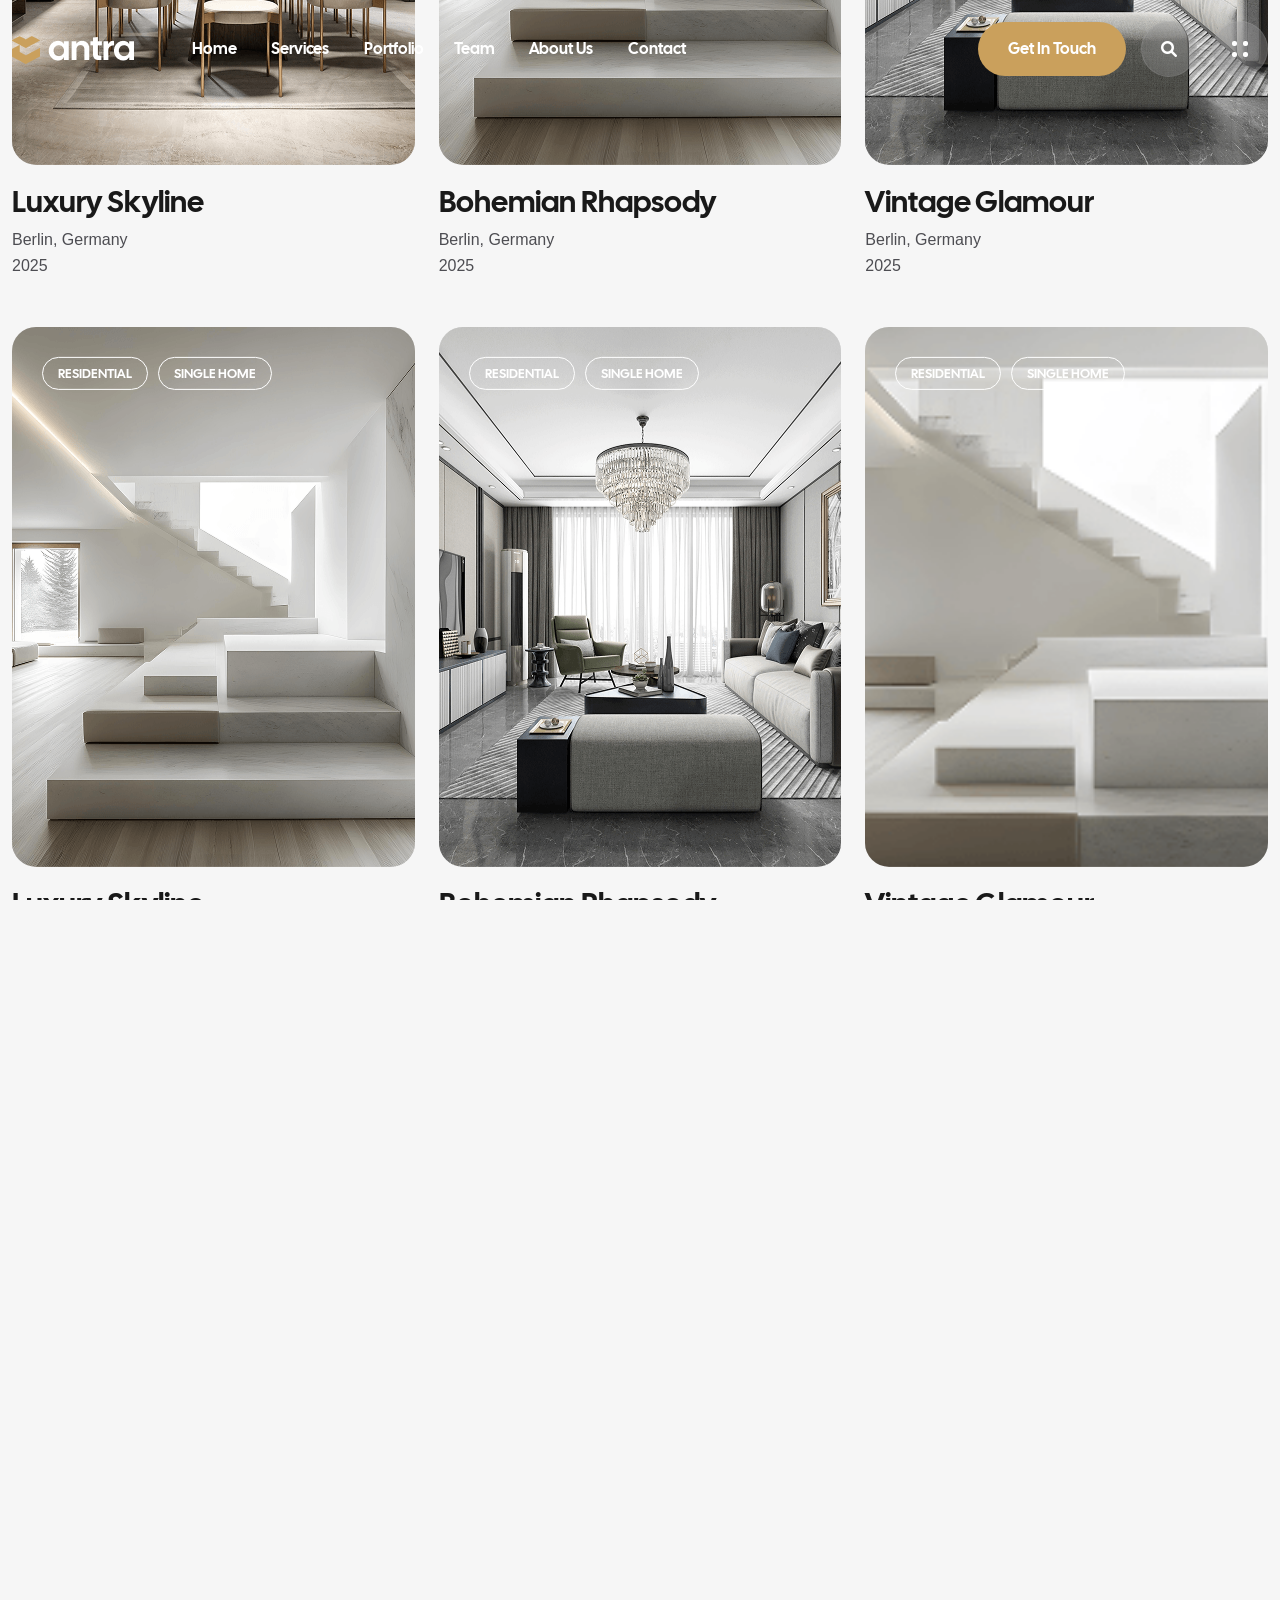
<file: portfolio.html>
<!DOCTYPE html>
<html class="no-js" lang="en">
    

<head>
        <meta charset="utf-8">
        <meta http-equiv="x-ua-compatible" content="ie=edge">
        <meta name="viewport" content="width=device-width, initial-scale=1">
        <meta name="description" content="">

        <!-- Site Title -->
        <title>Antra - Architecture & Interior </title>

        <!-- Place favicon.ico in the root directory -->
        <link rel="shortcut icon" type="image/x-icon" href="assets/img/favicon.png">

        <!-- CSS here -->
        <link rel="stylesheet" href="assets/css/bootstrap.min.css">
        <link rel="stylesheet" href="assets/css/fontawesome.min.css">
        <link rel="stylesheet" href="assets/css/venobox.min.css">
        <link rel="stylesheet" href="assets/css/odometer.min.css">
        <link rel="stylesheet" href="assets/css/nice-select.css">
        <link rel="stylesheet" href="assets/css/carouselTicker.css">
        <link rel="stylesheet" href="assets/css/animation.css">
        <link rel="stylesheet" href="assets/css/swiper.min.css">
        <link rel="stylesheet" href="assets/css/main.css">
    </head>

    <body>

        <!-- preloader -->
        <div class="preloader overflow-hidden">
            <div class="site-name"><span>ANTRA</span></div>
            <div class="preloader-gutters">
                <div class="bar">
                    <div class="inner-bar"></div>
                </div>
                <div class="bar">
                    <div class="inner-bar"></div>
                </div>
                <div class="bar">
                    <div class="inner-bar"></div>
                </div>
                <div class="bar">
                    <div class="inner-bar"></div>
                </div>
                <div class="bar">
                    <div class="inner-bar"></div>
                </div>
                <div class="bar">
                    <div class="inner-bar"></div>
                </div>
                <div class="bar">
                    <div class="inner-bar"></div>
                </div>
                <div class="bar">
                    <div class="inner-bar"></div>
                </div>
            </div>
        </div>
        <!-- /.preloader -->

        <!-- header-area-start -->
        <header class="header sticky-active">
            <div class="primary-header">
                <div class="container">
                    <div class="primary-header-inner">
                        <div class="header-left-wrap">
                            <div class="header-logo d-lg-block">
                                <a href="index.html">
                                    <img src="assets/img/logo/logo-2.png" alt="logo">
                                </a>
                            </div>
                            <div class="header-menu-wrap">
                                <div class="mobile-menu-items">
                                    <ul>
                                        <li> 
                                            <a href="index-3.html">Home</a>
                                        </li>
                                        <li>
                                            <a href="service.html">Services</a>
                                        </li>
                                        <li>
                                            <a href="portfolio.html">Portfolio</a>
                                            <li><a href="team.html">Team</a></li>
                                            <li><a href="about.html">About Us</a></li>
                                        </li>
                                       
                                        
                                        <li><a href="contact.html">Contact</a></li>
                                    </ul>
                                </div>
                            </div>
                            <!-- /.header-menu-wrap -->
                        </div>
                        <div class="header-right-wrap">
                            <a href="tel:+480123678900" class="header-contact">
                                <span class="icon"><i class="fa-regular fa-phone"></i></span>
                                <span class="content">
                                    <span class="call-text">Call Us Phone</span>
                                    <span class="call-number">(+480) 123 678 900</span>
                                </span>
                            </a>
                            <div class="header-btn-wrap">
                                <a href="contact.html" class="tl-primary-btn header-btn">Get in Touch</a>
                            </div>
                            <div class="search-icon dl-search-icon">
                                <i class="fa-solid fa-magnifying-glass"></i>
                            </div>
                            <div class="sidebar-icon">
                                <button class="sidebar-trigger open">
                                    <svg width="16" height="16" viewBox="0 0 16 16" fill="none" xmlns="http://www.w3.org/2000/svg">
                                        <path d="M11 2C11 0.89543 11.8954 0 13 0H14C15.1046 0 16 0.895431 16 2V3C16 4.10457 15.1046 5 14 5H13C11.8954 5 11 4.10457 11 3V2Z" fill="white"/>
                                        <path d="M0 2C0 0.89543 0.895431 0 2 0H3C4.10457 0 5 0.895431 5 2V3C5 4.10457 4.10457 5 3 5H2C0.89543 5 0 4.10457 0 3V2Z" fill="white"/>
                                        <path d="M0 13C0 11.8954 0.895431 11 2 11H3C4.10457 11 5 11.8954 5 13V14C5 15.1046 4.10457 16 3 16H2C0.89543 16 0 15.1046 0 14V13Z" fill="white"/>
                                        <path d="M11 13C11 11.8954 11.8954 11 13 11H14C15.1046 11 16 11.8954 16 13V14C16 15.1046 15.1046 16 14 16H13C11.8954 16 11 15.1046 11 14V13Z" fill="white"/>
                                    </svg>
                                </button>
                            </div>
                            <!-- /.header-right -->
                        </div>
                    </div>
                    <!-- /.primary-header-inner -->
                </div>
            </div>
        </header>
        <!-- /.Main Header -->

        <div id="popup-search-box">
            <div class="box-inner-wrap d-flex align-items-center">
                <form id="form" action="#" method="get" role="search">
                    <input id="popup-search" type="text" name="s" placeholder="Type keywords here...">
                </form>
                <div class="search-close"><i class="fa-sharp fa-regular fa-xmark"></i></div>
            </div>
        </div>
        <!-- /#popup-search-box -->

        <div id="sidebar-area" class="sidebar-area">
            <button class="sidebar-trigger close">
                <svg
                    class="sidebar-close"
                    xmlns="http://www.w3.org/2000/svg"
                    xmlns:xlink="http://www.w3.org/1999/xlink"
                    x="0px"
                    y="0px"
                    width="16px"
                    height="12.7px"
                    viewBox="0 0 16 12.7"
                    style="enable-background: new 0 0 16 12.7"
                    xml:space="preserve">
                    <g>
                        <rect
                            x="0"
                            y="5.4"
                            transform="matrix(0.7071 -0.7071 0.7071 0.7071 -2.1569 7.5208)"
                            width="16"
                            height="2"
                        ></rect>
                        <rect
                            x="0"
                            y="5.4"
                            transform="matrix(0.7071 0.7071 -0.7071 0.7071 6.8431 -3.7929)"
                            width="16"
                            height="2"
                        ></rect>
                    </g>
                </svg>
            </button>
            <div class="side-menu-content">
                <div class="side-menu-logo">
                    <a class="dark-img" href="index.html"><img src="assets/img/logo/logo-2.png" alt="logo"></a>
                    <a class="light-img" href="index.html"><img src="assets/img/logo/logo-1.png" alt="logo"></a>
                </div>
                <div class="side-menu-wrap"></div>
                <div class="side-menu-about">
                    <h4 class="title">We Shape Interior Designs, Crafting Timeless and Inspiring Spaces</h4>
                </div>
                <div class="side-menu-gallary">
                    <div class="side-menu-gallary-item">
                        <a href="assets/img/project/sidebar-gallary-1.png" class="venobox" data-gall="gallary1"><img src="assets/img/project/sidebar-gallary-1.png" alt="img"></a>
                    </div>
                    <div class="side-menu-gallary-item">
                        <a href="assets/img/project/sidebar-gallary-2.png" class="venobox" data-gall="gallary1"><img src="assets/img/project/sidebar-gallary-2.png" alt="img"></a>
                    </div>
                    <div class="side-menu-gallary-item">
                        <a href="assets/img/project/sidebar-gallary-3.png" class="venobox" data-gall="gallary1"><img src="assets/img/project/sidebar-gallary-3.png" alt="img"></a>
                    </div>
                    <div class="side-menu-gallary-item">
                        <a href="assets/img/project/sidebar-gallary-4.png" class="venobox" data-gall="gallary1"><img src="assets/img/project/sidebar-gallary-4.png" alt="img"></a>
                    </div>
                    <div class="side-menu-gallary-item">
                        <a href="assets/img/project/sidebar-gallary-5.png" class="venobox" data-gall="gallary1"><img src="assets/img/project/sidebar-gallary-5.png" alt="img"></a>
                    </div>
                    <div class="side-menu-gallary-item">
                        <a href="assets/img/project/sidebar-gallary-6.png" class="venobox" data-gall="gallary1"><img src="assets/img/project/sidebar-gallary-6.png" alt="img"></a>
                    </div>
                </div>
                <div class="side-menu-contact">
                    <ul class="side-menu-list">
                        <li>
                            5609 E Sprague Ave, <br>Spokane Valley, WA 99212,<br> USA
                        </li>
                        <li>
                            <a href="tel:+0844560789">+(084) 456-0789</a>
                        </li>
                        <li>
                            <a class="mail" href="mailto:support@example.com">support@antra.com</a>
                        </li>
                    </ul>
                </div>
                <ul class="side-menu-social">
                    <li class="facebook"><a href="#"><i class="fab fa-facebook-f"></i></a></li>
                    <li class="instagram"><a href="#"><i class="fab fa-instagram"></i></a></li>
                    <li class="twitter"><a href="#"><i class="fab fa-twitter"></i></a></li>
                    <li class="g-plus"><a href="#"><i class="fab fa-fab fa-google-plus"></i></a></li>
                </ul>
            </div>
        </div>
        <!--/.sidebar-area-->

        <div class="mobile-side-menu">
            <div class="side-menu-content">
                <div class="side-menu-head">
                    <a href="index.html"><img src="assets/img/logo/logo-2.png" alt="logo"></a>
                    <button class="mobile-side-menu-close"><i class="fa-regular fa-xmark"></i></button>
                </div>
                <div class="side-menu-wrap"></div>
                <div class="side-menu-contact">
                    <div class="side-menu-header">
                        <h3>Contact Us</h3>
                    </div>
                    <ul class="side-menu-list">
                        <li>
                            <i class="fas fa-map-marker-alt"></i>
                            <p>Valentin, Street Road 24, New York, </p>
                        </li>
                        <li>
                            <i class="fas fa-phone"></i>
                            <a href="tel:+000123456789">+000 123 (456) 789</a>
                        </li>
                        <li>
                            <i class="fas fa-envelope-open-text"></i>
                            <a href="mailto:antra@gmail.com">antra@gmail.com</a>
                        </li>
                    </ul>
                </div>
                <ul class="side-menu-social">
                    <li class="facebook"><a href="#"><i class="fab fa-facebook-f"></i></a></li>
                    <li class="instagram"><a href="#"><i class="fab fa-instagram"></i></a></li>
                    <li class="twitter"><a href="#"><i class="fab fa-twitter"></i></a></li>
                    <li class="g-plus"><a href="#"><i class="fab fa-fab fa-google-plus"></i></a></li>
                </ul>
            </div>
        </div>
        <!-- /.mobile-side-menu -->
        <div class="mobile-side-menu-overlay"></div>

    <div id="antra-smooth-wrapper">
        <div id="antra-smooth-content">

        <section class="page-header">
            <div class="bg-img" data-background="assets/img/bg-img/page-header-bg.png"></div>
            <div class="overlay"></div>
            <div class="container">
                <div class="page-header-content">
                    <h1 class="title">Our Projects</h1>
                    <h4 class="sub-title"><a class='home' href='service.html'>Home </a><span class="icon">-</span><a class='inner-page' href='about.html'> Projects</a></h4>
                </div>
            </div>
        </section>
        <!-- ./ page-header -->    
        
        <section class="project-section-inner pt-130 pb-130">
            <div class="container container-2">
                <div class="row gy-5">
                    <div class="col-lg-4 col-md-6">
                        <div class="project-item antra-hover-view">
                            <div class="project-img">
                                <a class="d-block p-relative z-1" href="portfolio-details.html"><img src="assets/img/project/project-img-1.png" alt="project"></a>
                                <ul>
                                    <li><a href="portfolio-details.html">Residential</a></li>
                                    <li><a href="portfolio-details.html">Single Home</a></li>
                                </ul>
                            </div>
                            <div class="project-content">
                                <h3 class="title"><a href="portfolio-details.html">Luxury Skyline</a></h3>
                                <span>Berlin, Germany <br>2025</span>
                            </div>
                        </div>
                    </div>
                    <div class="col-lg-4 col-md-6">
                        <div class="project-item antra-hover-view">
                            <div class="project-img">
                                <a class="d-block p-relative z-1" href="portfolio-details.html"><img src="assets/img/project/project-img-2.png" alt="project"></a>
                                <ul>
                                    <li><a href="portfolio-details.html">Residential</a></li>
                                    <li><a href="portfolio-details.html">Single Home</a></li>
                                </ul>
                            </div>
                            <div class="project-content">
                                <h3 class="title"><a href="portfolio-details.html">Bohemian Rhapsody</a></h3>
                                <span>Berlin, Germany <br>2025</span>
                            </div>
                        </div>
                    </div>
                    <div class="col-lg-4 col-md-6">
                        <div class="project-item antra-hover-view">
                            <div class="project-img">
                                <a class="d-block p-relative z-1" href="portfolio-details.html"><img src="assets/img/project/project-img-3.png" alt="project"></a>
                                <ul>
                                    <li><a href="portfolio-details.html">Residential</a></li>
                                    <li><a href="portfolio-details.html">Single Home</a></li>
                                </ul>
                            </div>
                            <div class="project-content">
                                <h3 class="title"><a href="portfolio-details.html">Vintage Glamour</a></h3>
                                <span>Berlin, Germany <br>2025</span>
                            </div>
                        </div>
                    </div>
                    <div class="col-lg-4 col-md-6">
                        <div class="project-item antra-hover-view">
                            <div class="project-img">
                                <a class="d-block p-relative z-1" href="portfolio-details.html"><img src="assets/img/project/project-img-4.png" alt="project"></a>
                                <ul>
                                    <li><a href="portfolio-details.html">Residential</a></li>
                                    <li><a href="portfolio-details.html">Single Home</a></li>
                                </ul>
                            </div>
                            <div class="project-content">
                                <h3 class="title"><a href="portfolio-details.html">Luxury Skyline</a></h3>
                                <span>Berlin, Germany <br>2025</span>
                            </div>
                        </div>
                    </div>
                    <div class="col-lg-4 col-md-6">
                        <div class="project-item antra-hover-view">
                            <div class="project-img">
                                <a class="d-block p-relative z-1" href="portfolio-details.html"><img src="assets/img/project/project-img-5.png" alt="project"></a>
                                <ul>
                                    <li><a href="portfolio-details.html">Residential</a></li>
                                    <li><a href="portfolio-details.html">Single Home</a></li>
                                </ul>
                            </div>
                            <div class="project-content">
                                <h3 class="title"><a href="portfolio-details.html">Bohemian Rhapsody</a></h3>
                                <span>Berlin, Germany <br>2025</span>
                            </div>
                        </div>
                    </div>
                    <div class="col-lg-4 col-md-6">
                        <div class="project-item antra-hover-view">
                            <div class="project-img">
                                <a class="d-block p-relative z-1" href="portfolio-details.html"><img src="assets/img/project/project-img-6.png" alt="project"></a>
                                <ul>
                                    <li><a href="portfolio-details.html">Residential</a></li>
                                    <li><a href="portfolio-details.html">Single Home</a></li>
                                </ul>
                            </div>
                            <div class="project-content">
                                <h3 class="title"><a href="portfolio-details.html">Vintage Glamour</a></h3>
                                <span>Berlin, Germany <br>2025</span>
                            </div>
                        </div>
                    </div>
                    <div class="col-lg-4 col-md-6">
                        <div class="project-item antra-hover-view">
                            <div class="project-img">
                                <a class="d-block p-relative z-1" href="portfolio-details.html"><img src="assets/img/project/project-img-7.png" alt="project"></a>
                                <ul>
                                    <li><a href="portfolio-details.html">Residential</a></li>
                                    <li><a href="portfolio-details.html">Single Home</a></li>
                                </ul>
                            </div>
                            <div class="project-content">
                                <h3 class="title"><a href="portfolio-details.html">Luxury Skyline</a></h3>
                                <span>Berlin, Germany <br>2025</span>
                            </div>
                        </div>
                    </div>
                    <div class="col-lg-4 col-md-6">
                        <div class="project-item antra-hover-view">
                            <div class="project-img">
                                <a class="d-block p-relative z-1" href="portfolio-details.html"><img src="assets/img/project/project-img-8.png" alt="project"></a>
                                <ul>
                                    <li><a href="portfolio-details.html">Residential</a></li>
                                    <li><a href="portfolio-details.html">Single Home</a></li>
                                </ul>
                            </div>
                            <div class="project-content">
                                <h3 class="title"><a href="portfolio-details.html">Bohemian Rhapsody</a></h3>
                                <span>Berlin, Germany <br>2025</span>
                            </div>
                        </div>
                    </div>
                    <div class="col-lg-4 col-md-6">
                        <div class="project-item antra-hover-view">
                            <div class="project-img">
                                <a class="d-block p-relative z-1" href="portfolio-details.html"><img src="assets/img/project/project-img-9.png" alt="project"></a>
                                <ul>
                                    <li><a href="portfolio-details.html">Residential</a></li>
                                    <li><a href="portfolio-details.html">Single Home</a></li>
                                </ul>
                            </div>
                            <div class="project-content">
                                <h3 class="title"><a href="portfolio-details.html">Vintage Glamour</a></h3>
                                <span>Berlin, Germany <br>2025</span>
                            </div>
                        </div>
                    </div>
                </div>
            </div>
        </section>
        <!-- ./ project-section -->

        <footer class="footer-section overflow-hidden">
            <div class="footer-bg" data-background="assets/img/bg-img/footer-bg.png"></div>
            <div class="footer-shade"></div>
            <div class="container container-2">
                <div class="row footer-wrap">
                    <div class="col-lg-3 col-md-6">
                        <div class="footer-widget">
                            <div class="widget-header">
                                <div class="footer-logo">
                                    <a href="index.html"><img src="assets/img/logo/logo-2.png" alt="logo"></a>
                                </div>
                            </div>
                            <p class="mb-10">We transform your vision into beautifully <br> crafted spaces.</p>
                            <p class="mb-0">5609 E Sprague Ave, Spokane Valley, <br> WA 99212, USA</p>
                        </div>
                    </div>
                    <div class="col-lg-3 col-md-6">
                        <div class="footer-widget footer-col-2">
                            <ul class="footer-list">
                                <li><a href="about.html">About Us</a></li>
                                <li><a href="service.html">Services</a></li>
                                <li><a href="contact.html">Careers</a></li>
                                <li><a href="team.html">our Team</a></li>
                                <li><a href="blog-grid.html">Blog</a></li>
                                <li><a href="contact.html">Contact Us</a></li>
                            </ul>
                        </div>
                    </div>
                    <div class="col-lg-3 col-md-6">
                        <div class="footer-widget footer-col-2 pl-0">
                            <ul class="footer-list">
                                <li><a href="portfolio-details.html">Our Projects</a></li>
                                <li><a href="contact.html">Partners</a></li>
                                <li><a href="contact.html">Partners Program</a></li>
                                <li><a href="contact.html">Affiliate Program</a></li>
                                <li><a href="contact.html">Terms & Conditions</a></li>
                                <li><a href="contact.html">Support Center</a></li>
                            </ul>
                        </div>
                    </div>
                    <div class="col-lg-3 col-md-6">
                        <div class="footer-widget">
                            <div class="footer-address">
                                <a class="number" href="tel:+(084) 456-0789">+(084) 456-0789</a>
                                <a class="mail" href="tel:">support@antra.com</a>
                                <ul class="social-list">
                                    <li><a href="#">Facebook</a></li>
                                    <li><a href="#">Instagram</a></li>
                                    <li><a href="#">YouTube</a></li>
                                    <li><a href="#">Twitter</a></li>
                                </ul>
                            </div>
                        </div>
                    </div>
                </div>
            </div>
            <div class="copyright-area">
                <div class="container">
                    <div class="copyright-content">
                        <p>© 2026 antra. All Rights Reserved.</p>
                    </div>
                </div>
            </div>
            <div class="footer-text"><span>antra</span></div>
        </footer>
        <!-- ./ footer-section -->

        </div>
    </div>

        <div id="scroll-percentage"><span id="scroll-percentage-value"></span></div>
        <!--scrollup-->

        <!-- JS here -->
        <script src="assets/js/vendor/jquary-3.7.1.min.js"></script>
        <script src="assets/js/vendor/bootstrap-bundle.js"></script>
        <script src="assets/js/vendor/imagesloaded-pkgd.js"></script>
        <script src="assets/js/vendor/waypoints.min.js"></script>
        <script src="assets/js/vendor/venobox.min.js"></script>
        <script src="assets/js/vendor/odometer.min.js"></script>
        <script src="assets/js/vendor/meanmenu.js"></script>
        <script src="assets/js/vendor/jquery.isotope.js"></script>
        <script src="assets/js/vendor/swiper.min.js"></script>
        <script src="assets/js/vendor/split-type.min.js"></script>
        <script src="assets/js/vendor/gsap.min.js"></script>
        <script src="assets/js/vendor/scroll-trigger.min.js"></script>
        <script src="assets/js/vendor/scroll-smoother.js"></script>
        <script src="assets/js/vendor/jquery.carouselTicker.js"></script>
        <script src="assets/js/vendor/nice-select.js"></script>
        <script src="assets/js/vendor/three.min.js"></script>
        <script src="assets/js/vendor/panolens.min.js"></script>
        <script src="assets/js/vendor/jquery.event.move.min.js"></script>
        <script src="assets/js/vendor/jquery.twentytwenty.min.js"></script>
        <script src="assets/js/slider.js"></script>
        <script src="assets/js/contact.js"></script>
        <script src="assets/js/main.js"></script>
    </body>


</html>
</file>
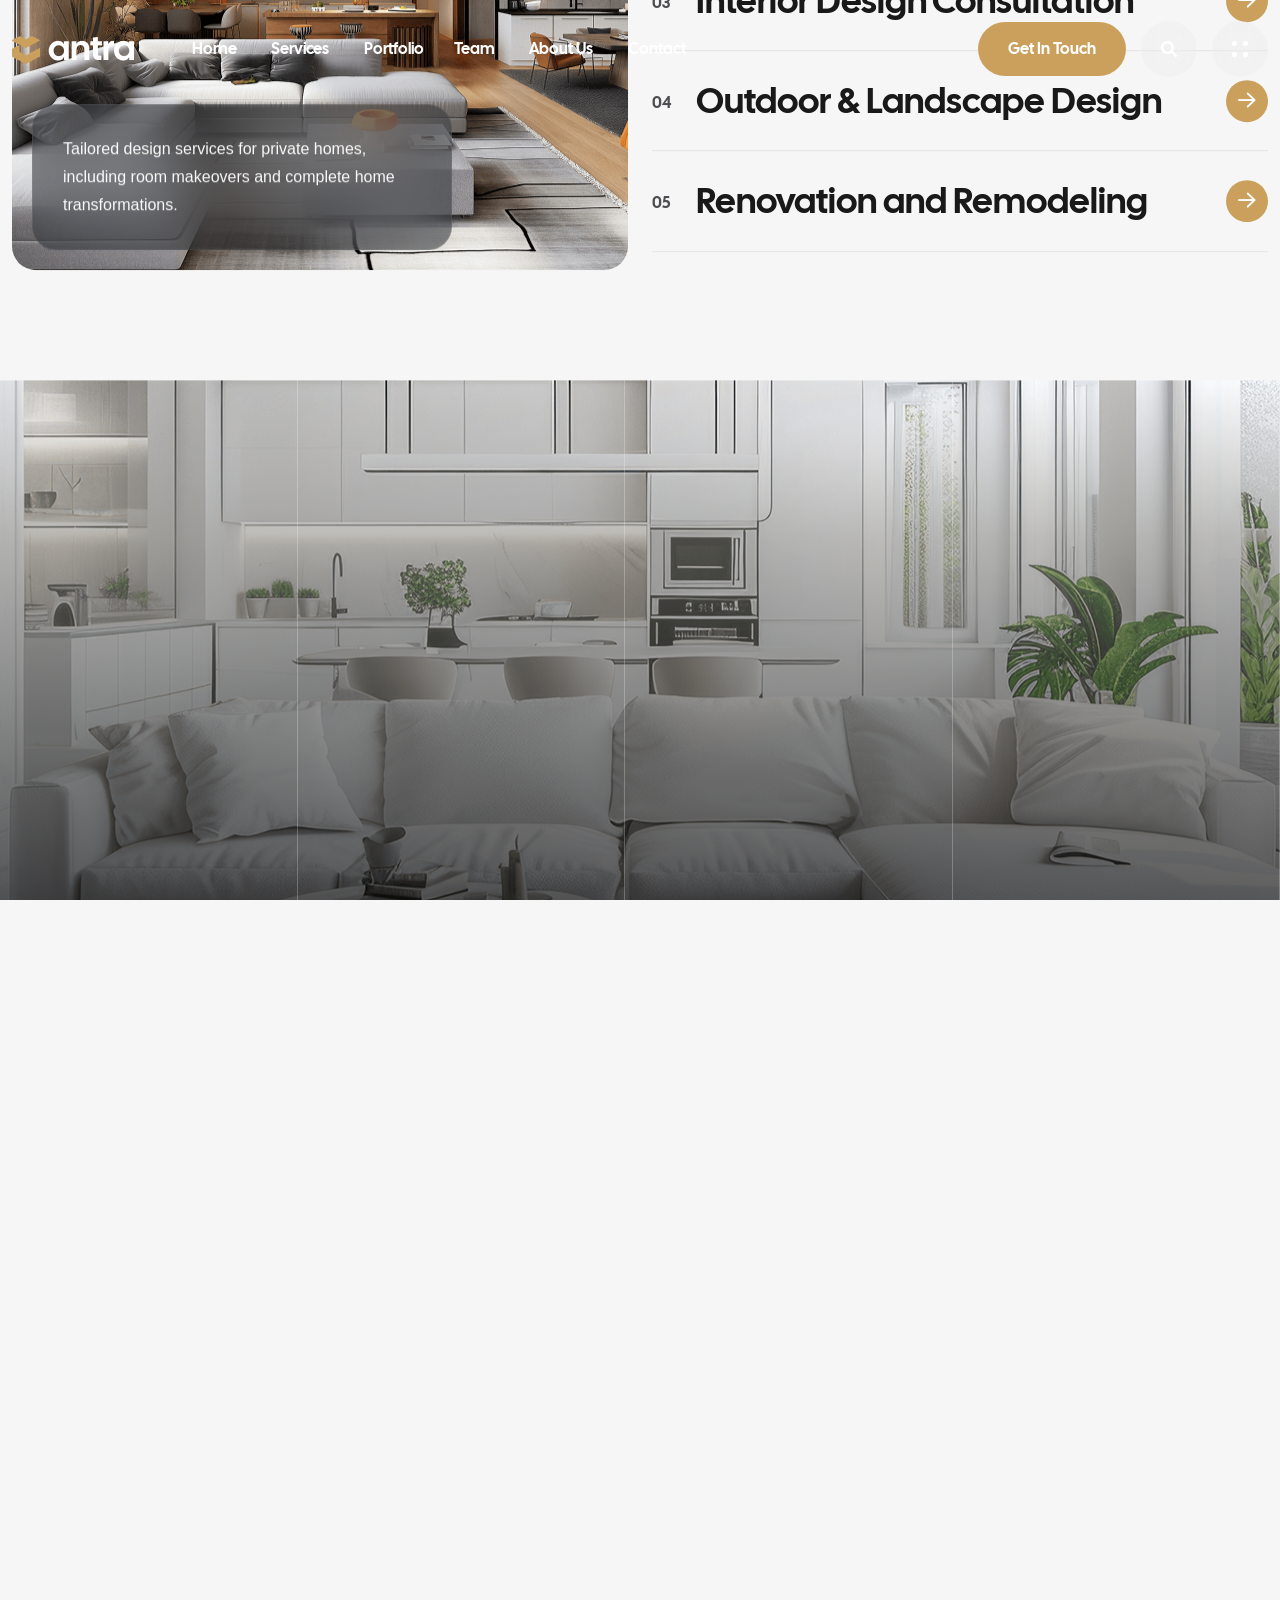
<file: service.html>
<!DOCTYPE html>
<html class="no-js" lang="en">
    

<head>
        <meta charset="utf-8">
        <meta http-equiv="x-ua-compatible" content="ie=edge">
        <meta name="viewport" content="width=device-width, initial-scale=1">
        <meta name="description" content="">

        <!-- Site Title -->
        <title>Antra - Architecture & Interior </title>

        <!-- Place favicon.ico in the root directory -->
        <link rel="shortcut icon" type="image/x-icon" href="assets/img/favicon.png">

        <!-- CSS here -->
        <link rel="stylesheet" href="assets/css/bootstrap.min.css">
        <link rel="stylesheet" href="assets/css/fontawesome.min.css">
        <link rel="stylesheet" href="assets/css/venobox.min.css">
        <link rel="stylesheet" href="assets/css/odometer.min.css">
        <link rel="stylesheet" href="assets/css/nice-select.css">
        <link rel="stylesheet" href="assets/css/carouselTicker.css">
        <link rel="stylesheet" href="assets/css/animation.css">
        <link rel="stylesheet" href="assets/css/swiper.min.css">
        <link rel="stylesheet" href="assets/css/main.css">
    </head>

    <body>

        <!-- preloader -->
        <div class="preloader overflow-hidden">
            <div class="site-name"><span>ANTRA</span></div>
            <div class="preloader-gutters">
                <div class="bar">
                    <div class="inner-bar"></div>
                </div>
                <div class="bar">
                    <div class="inner-bar"></div>
                </div>
                <div class="bar">
                    <div class="inner-bar"></div>
                </div>
                <div class="bar">
                    <div class="inner-bar"></div>
                </div>
                <div class="bar">
                    <div class="inner-bar"></div>
                </div>
                <div class="bar">
                    <div class="inner-bar"></div>
                </div>
                <div class="bar">
                    <div class="inner-bar"></div>
                </div>
                <div class="bar">
                    <div class="inner-bar"></div>
                </div>
            </div>
        </div>
        <!-- /.preloader -->

        <!-- header-area-start -->
        <header class="header sticky-active">
            <div class="primary-header">
                <div class="container">
                    <div class="primary-header-inner">
                        <div class="header-left-wrap">
                            <div class="header-logo d-lg-block">
                                <a href="index.html">
                                    <img src="assets/img/logo/logo-2.png" alt="logo">
                                </a>
                            </div>
                            <div class="header-menu-wrap">
                                <div class="mobile-menu-items">
                                    <ul>
                                        <li> 
                                            <a href="index-3.html">Home</a>
                                        </li>
                                        <li>
                                            <a href="service.html">Services</a>
                                        </li>
                                        <li>
                                            <a href="portfolio.html">Portfolio</a>
                                            <li><a href="team.html">Team</a></li>
                                            <li><a href="about.html">About Us</a></li>
                                        </li>
                                       
                                        
                                        <li><a href="contact.html">Contact</a></li>
                                    </ul>
                                </div>
                            </div>
                            <!-- /.header-menu-wrap -->
                        </div>
                        <div class="header-right-wrap">
                            <a href="tel:+480123678900" class="header-contact">
                                <span class="icon"><i class="fa-regular fa-phone"></i></span>
                                <span class="content">
                                    <span class="call-text">Call Us Phone</span>
                                    <span class="call-number">(+480) 123 678 900</span>
                                </span>
                            </a>
                            <div class="header-btn-wrap">
                                <a href="contact.html" class="tl-primary-btn header-btn">Get in Touch</a>
                            </div>
                            <div class="search-icon dl-search-icon">
                                <i class="fa-solid fa-magnifying-glass"></i>
                            </div>
                            <div class="sidebar-icon">
                                <button class="sidebar-trigger open">
                                    <svg width="16" height="16" viewBox="0 0 16 16" fill="none" xmlns="http://www.w3.org/2000/svg">
                                        <path d="M11 2C11 0.89543 11.8954 0 13 0H14C15.1046 0 16 0.895431 16 2V3C16 4.10457 15.1046 5 14 5H13C11.8954 5 11 4.10457 11 3V2Z" fill="white"/>
                                        <path d="M0 2C0 0.89543 0.895431 0 2 0H3C4.10457 0 5 0.895431 5 2V3C5 4.10457 4.10457 5 3 5H2C0.89543 5 0 4.10457 0 3V2Z" fill="white"/>
                                        <path d="M0 13C0 11.8954 0.895431 11 2 11H3C4.10457 11 5 11.8954 5 13V14C5 15.1046 4.10457 16 3 16H2C0.89543 16 0 15.1046 0 14V13Z" fill="white"/>
                                        <path d="M11 13C11 11.8954 11.8954 11 13 11H14C15.1046 11 16 11.8954 16 13V14C16 15.1046 15.1046 16 14 16H13C11.8954 16 11 15.1046 11 14V13Z" fill="white"/>
                                    </svg>
                                </button>
                            </div>
                            <!-- /.header-right -->
                        </div>
                    </div>
                    <!-- /.primary-header-inner -->
                </div>
            </div>
        </header>
        <!-- /.Main Header -->

        <div id="popup-search-box">
            <div class="box-inner-wrap d-flex align-items-center">
                <form id="form" action="#" method="get" role="search">
                    <input id="popup-search" type="text" name="s" placeholder="Type keywords here...">
                </form>
                <div class="search-close"><i class="fa-sharp fa-regular fa-xmark"></i></div>
            </div>
        </div>
        <!-- /#popup-search-box -->

        <div id="sidebar-area" class="sidebar-area">
            <button class="sidebar-trigger close">
                <svg
                    class="sidebar-close"
                    xmlns="http://www.w3.org/2000/svg"
                    xmlns:xlink="http://www.w3.org/1999/xlink"
                    x="0px"
                    y="0px"
                    width="16px"
                    height="12.7px"
                    viewBox="0 0 16 12.7"
                    style="enable-background: new 0 0 16 12.7"
                    xml:space="preserve">
                    <g>
                        <rect
                            x="0"
                            y="5.4"
                            transform="matrix(0.7071 -0.7071 0.7071 0.7071 -2.1569 7.5208)"
                            width="16"
                            height="2"
                        ></rect>
                        <rect
                            x="0"
                            y="5.4"
                            transform="matrix(0.7071 0.7071 -0.7071 0.7071 6.8431 -3.7929)"
                            width="16"
                            height="2"
                        ></rect>
                    </g>
                </svg>
            </button>
            <div class="side-menu-content">
                <div class="side-menu-logo">
                    <a class="dark-img" href="index.html"><img src="assets/img/logo/logo-2.png" alt="logo"></a>
                    <a class="light-img" href="index.html"><img src="assets/img/logo/logo-1.png" alt="logo"></a>
                </div>
                <div class="side-menu-wrap"></div>
                <div class="side-menu-about">
                    <h4 class="title">We Shape Interior Designs, Crafting Timeless and Inspiring Spaces</h4>
                </div>
                <div class="side-menu-gallary">
                    <div class="side-menu-gallary-item">
                        <a href="assets/img/project/sidebar-gallary-1.png" class="venobox" data-gall="gallary1"><img src="assets/img/project/sidebar-gallary-1.png" alt="img"></a>
                    </div>
                    <div class="side-menu-gallary-item">
                        <a href="assets/img/project/sidebar-gallary-2.png" class="venobox" data-gall="gallary1"><img src="assets/img/project/sidebar-gallary-2.png" alt="img"></a>
                    </div>
                    <div class="side-menu-gallary-item">
                        <a href="assets/img/project/sidebar-gallary-3.png" class="venobox" data-gall="gallary1"><img src="assets/img/project/sidebar-gallary-3.png" alt="img"></a>
                    </div>
                    <div class="side-menu-gallary-item">
                        <a href="assets/img/project/sidebar-gallary-4.png" class="venobox" data-gall="gallary1"><img src="assets/img/project/sidebar-gallary-4.png" alt="img"></a>
                    </div>
                    <div class="side-menu-gallary-item">
                        <a href="assets/img/project/sidebar-gallary-5.png" class="venobox" data-gall="gallary1"><img src="assets/img/project/sidebar-gallary-5.png" alt="img"></a>
                    </div>
                    <div class="side-menu-gallary-item">
                        <a href="assets/img/project/sidebar-gallary-6.png" class="venobox" data-gall="gallary1"><img src="assets/img/project/sidebar-gallary-6.png" alt="img"></a>
                    </div>
                </div>
                <div class="side-menu-contact">
                    <ul class="side-menu-list">
                        <li>
                            5609 E Sprague Ave, <br>Spokane Valley, WA 99212,<br> USA
                        </li>
                        <li>
                            <a href="tel:+0844560789">+(084) 456-0789</a>
                        </li>
                        <li>
                            <a class="mail" href="mailto:support@example.com">support@antra.com</a>
                        </li>
                    </ul>
                </div>
                <ul class="side-menu-social">
                    <li class="facebook"><a href="#"><i class="fab fa-facebook-f"></i></a></li>
                    <li class="instagram"><a href="#"><i class="fab fa-instagram"></i></a></li>
                    <li class="twitter"><a href="#"><i class="fab fa-twitter"></i></a></li>
                    <li class="g-plus"><a href="#"><i class="fab fa-fab fa-google-plus"></i></a></li>
                </ul>
            </div>
        </div>
        <!--/.sidebar-area-->

        <div class="mobile-side-menu">
            <div class="side-menu-content">
                <div class="side-menu-head">
                    <a href="index.html"><img src="assets/img/logo/logo-2.png" alt="logo"></a>
                    <button class="mobile-side-menu-close"><i class="fa-regular fa-xmark"></i></button>
                </div>
                <div class="side-menu-wrap"></div>
                <div class="side-menu-contact">
                    <div class="side-menu-header">
                        <h3>Contact Us</h3>
                    </div>
                    <ul class="side-menu-list">
                        <li>
                            <i class="fas fa-map-marker-alt"></i>
                            <p>Valentin, Street Road 24, New York, </p>
                        </li>
                        <li>
                            <i class="fas fa-phone"></i>
                            <a href="tel:+000123456789">+000 123 (456) 789</a>
                        </li>
                        <li>
                            <i class="fas fa-envelope-open-text"></i>
                            <a href="mailto:antra@gmail.com">antra@gmail.com</a>
                        </li>
                    </ul>
                </div>
                <ul class="side-menu-social">
                    <li class="facebook"><a href="#"><i class="fab fa-facebook-f"></i></a></li>
                    <li class="instagram"><a href="#"><i class="fab fa-instagram"></i></a></li>
                    <li class="twitter"><a href="#"><i class="fab fa-twitter"></i></a></li>
                    <li class="g-plus"><a href="#"><i class="fab fa-fab fa-google-plus"></i></a></li>
                </ul>
            </div>
        </div>
        <!-- /.mobile-side-menu -->
        <div class="mobile-side-menu-overlay"></div>

    <div id="antra-smooth-wrapper">
        <div id="antra-smooth-content">

        <section class="page-header">
            <div class="bg-img" data-background="assets/img/bg-img/page-header-bg.png"></div>
            <div class="overlay"></div>
            <div class="container">
                <div class="page-header-content">
                    <h1 class="title">Services</h1>
                    <h4 class="sub-title"><a class='home' href='service.html'>Home </a><span class="icon">-</span><a class='inner-page' href='about.html'> Services</a></h4>
                </div>
            </div>
        </section>
        <!-- ./ page-header -->

        <section class="feature-section pt-150 pb-110 overflow-hidden">
            <div class="container container-2">
                <div class="row section-heading-wrap feature-top">  
                    <div class="shape"><img src="assets/img/shapes/section-heading.png" alt="shape"></div>
                    <div class="col-lg-4 col-md-12">
                        <div class="section-heading mb-0">
                            <h4 class="sub-heading" data-text-animation="fade-in-right" data-split="char" data-duration="0.9" data-stagger="0.03">WHO We Are</h4>
                        </div>
                    </div>
                    <div class="col-lg-8 col-md-12">
                        <div class="section-heading section-heading-2 mb-0">
                            <h2 class="section-title title-2">Explore our <span>comprehensive <br> interior design</span> services</h2>
                            <p class="mb-0">We specialize in transforming visions into reality. Explore our portfolio of innovative architectural <br> and interior design projects <br> crafted with precision.</p>
                        </div>
                    </div>
                </div>
                <div class="row">
                    <div class="col-lg-6">
                        <div class="feature-item-imgs">
                            <div class="feature-img">
                                <img src="assets/img/service/feature-img-1.png" alt="feature">
                                <div class="img-content">
                                    <p>Tailored design services for private homes, including room makeovers and complete home transformations.</p>
                                </div>
                            </div>
                        </div>
                    </div>
                    <div class="col-lg-6">
                        <div class="feature-item-list feature-item-list-1">
                            <div class="feature-item" data-img="assets/img/service/feature-img-1.png" data-text="Tailored design services for private homes, including room makeovers and complete home transformations.">
                                <span class="number">01</span>
                                <h3 class="title"><a href="service-details.html">Residential Interior Design</a></h3>
                                <a href="service-details.html" class="arrow"><i class="fa-regular fa-arrow-right"></i></a>
                            </div>
                            <div class="feature-item"  data-img="assets/img/service/feature-img-2.png" data-text="Extending design services to outdoor spaces such as gardens, patios, and decks.">
                                <span class="number">02</span>
                                <h3 class="title"><a href="service-details.html">Commercial Interior Design</a></h3>
                                <a href="service-details.html" class="arrow"><i class="fa-regular fa-arrow-right"></i></a>
                            </div>
                            <div class="feature-item"  data-img="assets/img/service/feature-img-3.png" data-text="Providing professional advice on concepts, color schemes & material selection.">
                                <span class="number">03</span>
                                <h3 class="title"><a href="service-details.html">Interior Design Consultation</a></h3>
                                <a href="service-details.html" class="arrow"><i class="fa-regular fa-arrow-right"></i></a>
                            </div>
                            <div class="feature-item"  data-img="assets/img/service/feature-img-4.png" data-text="Designing functional and attractive interiors for businesses, including offices, retail spaces, and hospitality venues.">
                                <span class="number">04</span>
                                <h3 class="title"><a href="service-details.html">Outdoor & Landscape Design</a></h3>
                                <a href="service-details.html" class="arrow"><i class="fa-regular fa-arrow-right"></i></a>
                            </div>
                            <div class="feature-item"  data-img="assets/img/service/feature-img-5.png" data-text="Overhauling existing spaces to modernize and improve functionality and aesthetics.">
                                <span class="number">05</span>
                                <h3 class="title"><a href="service-details.html">Renovation and Remodeling</a></h3>
                                <a href="service-details.html" class="arrow"><i class="fa-regular fa-arrow-right"></i></a>
                            </div>
                        </div>
                    </div>
                </div>
            </div>
        </section>
        <!-- ./ feature-section -->
        
        <section class="banner-process-area overflow-hidden">
            <div class="service-carousel-wrap">
                <div class="banner-process-carousel">
                    <div class="swiper-wrapper antra-swiper-wrapper">
                        <div class="swiper-slide elementor-banner-process-item">
                            <div class="banner-process-caption">
                                <span class="number">01</span>
                                <h3 class="banner-process-title"><a href="service-details.html">Renovation and <br> remodeling</a></h3>
                                <div class="banner-process-content">
                                    Lacus non ultrices diam, placerat eu, tincidunt pulvinar lacus. Felis dui aliquet.
                                </div>
                            </div>
                        </div>
                        <div class="swiper-slide elementor-banner-process-item">
                            <div class="banner-process-caption">
                                <span class="number">02</span>
                                <h3 class="banner-process-title"><a href="service-details.html">Custom design <br> consultation</a></h3>
                                <div class="banner-process-content">
                                    Lacus non ultrices diam, placerat eu, tincidunt pulvinar lacus. Felis dui aliquet.
                                </div>
                            </div>
                        </div>
                        <div class="swiper-slide elementor-banner-process-item">
                            <div class="banner-process-caption">
                                <span class="number">03</span>
                                <h3 class="banner-process-title"><a href="service-details.html">Space planning <br> and layout</a></h3>
                                <div class="banner-process-content">
                                    Lacus non ultrices diam, placerat eu, tincidunt pulvinar lacus. Felis dui aliquet.
                                </div>
                            </div>
                        </div>
                        <div class="swiper-slide elementor-banner-process-item">
                            <div class="banner-process-caption">
                                <span class="number">04</span>
                                <h3 class="banner-process-title"><a href="service-details.html">3D design <br> visualization</a></h3>
                                <div class="banner-process-content">
                                    Lacus non ultrices diam, placerat eu, tincidunt pulvinar lacus. Felis dui aliquet.
                                </div>
                            </div>
                        </div>
                    </div>
                    <div class="banner-process-image-list">
                        <div class="banner-process-img">
                            <div class="process-img">
                                <img src="assets/img/bg-img/banner-process-1.png" alt="img">
                            </div>
                        </div>
                        <div class="banner-process-img">
                            <div class="process-img">
                                <img src="assets/img/bg-img/slider-img-1.png" alt="img">
                            </div>
                        </div>
                        <div class="banner-process-img">
                            <div class="process-img">
                                <img src="assets/img/bg-img/slider-img-2.png" alt="img">
                            </div>
                        </div>
                        <div class="banner-process-img">
                            <div class="process-img">
                                <img src="assets/img/bg-img/video-bg-1.png" alt="img">
                            </div>
                        </div>
                    </div>
                </div>
            </div>
        </section>
        <!-- ./ banner-process-area -->
        
        <section class="skill-section skill-inner bg-grey pt-130 pb-130 overflow-hidden">
            <div class="skill-text">antra</div>
            <div class="shape-1"><img src="assets/img/shapes/skill-shape-1.png" alt="shape"></div>
            <div class="container container-2">
                <div class="row section-heading-wrap">  
                    <div class="shape"><img src="assets/img/shapes/section-heading.png" alt="shape"></div>
                    <div class="col-lg-4 col-md-12">
                        <div class="section-heading mb-0">
                            <h4 class="sub-heading" data-text-animation="fade-in-right" data-split="char" data-duration="0.9" data-stagger="0.03">Owr clients say</h4>
                        </div>
                    </div>
                    <div class="col-lg-8 col-md-12">
                        <div class="section-heading section-heading-2 mb-0">
                            <h2 class="section-title title-2">Here’s What <span>warm words <br> our clients</span> say</h2>
                        </div>
                    </div>
                </div>
                <div class="row">
                    <div class="col-lg-5">
                        <div class="skill-left-content">
                            <div class="skill-desc">
                                <p>We specialize in transforming visions into reality. Explore our portfolio of innovative architectural and interior design projects crafted with precision.</p>
                            </div>
                            <div class="skills-items">
                                <div class="skills-item fade-top">
                                    <h4 class="title">Interior Design</h4>
                                    <div class="progress">
                                        <div class="progress-bar wow slideInLeft" data-wow-delay="0ms" data-wow-duration="2000ms" role="progressbar" style="width: 85%; visibility: visible; animation-duration: 2000ms; animation-delay: 0ms; animation-name: slideInLeft;">
                                            <span>85%</span>
                                            <div class="dot"></div>
                                        </div>
                                    </div>
                                </div>
                                <div class="skills-item fade-top">
                                    <h4 class="title">3D Modeling</h4>
                                    <div class="progress">
                                        <div class="progress-bar wow slideInLeft" data-wow-delay="0ms" data-wow-duration="2000ms" role="progressbar" style="width: 95%; visibility: visible; animation-duration: 2000ms; animation-delay: 0ms; animation-name: slideInLeft;">
                                            <span>95%</span>
                                            <div class="dot"></div>
                                        </div>
                                    </div>
                                </div>
                                <div class="skills-item fade-top">
                                    <h4 class="title">2D Planning</h4>
                                    <div class="progress">
                                        <div class="progress-bar wow slideInLeft" data-wow-delay="0ms" data-wow-duration="2000ms" role="progressbar" style="width: 65%; visibility: visible; animation-duration: 2000ms; animation-delay: 0ms; animation-name: slideInLeft;">
                                            <span>65%</span>
                                            <div class="dot"></div>
                                        </div>
                                    </div>
                                </div>
                            </div>
                        </div>
                    </div>
                    <div class="col-lg-7">
                        <div class="skill-img">
                            <img src="assets/img/images/skill-img-1.png" alt="skill">
                        </div>
                    </div>
                </div>
            </div>
        </section>
        <!-- ./ skill-section -->

        <section class="newsletter-section bg-white pt-130 pb-130 overflow-hidden">
            <div class="bg-shape"><img src="assets/img/shapes/newsletter-shape.png" alt="shape"></div>
            <div class="container">
                <div class="newsletter-wrap">
                    <div class="section-heading text-center">
                        <h4 class="sub-heading" data-text-animation="fade-in-right" data-split="char" data-duration="0.9" data-stagger="0.03">Subscribe to the newsletter</h4>
                        <h2 class="section-title">Join <span>our newsletter <br> stay</span> up to date</h2>
                        <p>Join our newsletter. Learn something new, gain access to exclusive content, <br> and stay informed with the latest updates in the industry.</p>
                    </div>
                    <div class="newsletter-form">
                        <input type="text" id="email" name="email" class="form-control" placeholder="Email address..">
                        <button type="submit"><i class="fa-regular fa-arrow-right-long"></i></button>
                        
                    </div>
                </div>
            </div>
        </section>
        <!-- ./ newsletter-section -->

        <footer class="footer-section overflow-hidden">
            <div class="footer-bg" data-background="assets/img/bg-img/footer-bg.png"></div>
            <div class="footer-shade"></div>
            <div class="container container-2">
                <div class="row footer-wrap">
                    <div class="col-lg-3 col-md-6">
                        <div class="footer-widget">
                            <div class="widget-header">
                                <div class="footer-logo">
                                    <a href="index.html"><img src="assets/img/logo/logo-2.png" alt="logo"></a>
                                </div>
                            </div>
                            <p class="mb-10">We transform your vision into beautifully <br> crafted spaces.</p>
                            <p class="mb-0">5609 E Sprague Ave, Spokane Valley, <br> WA 99212, USA</p>
                        </div>
                    </div>
                    <div class="col-lg-3 col-md-6">
                        <div class="footer-widget footer-col-2">
                            <ul class="footer-list">
                                <li><a href="about.html">About Us</a></li>
                                <li><a href="service.html">Services</a></li>
                                <li><a href="contact.html">Careers</a></li>
                                <li><a href="team.html">our Team</a></li>
                                <li><a href="blog-grid.html">Blog</a></li>
                                <li><a href="contact.html">Contact Us</a></li>
                            </ul>
                        </div>
                    </div>
                    <div class="col-lg-3 col-md-6">
                        <div class="footer-widget footer-col-2 pl-0">
                            <ul class="footer-list">
                                <li><a href="portfolio-details.html">Our Projects</a></li>
                                <li><a href="contact.html">Partners</a></li>
                                <li><a href="contact.html">Partners Program</a></li>
                                <li><a href="contact.html">Affiliate Program</a></li>
                                <li><a href="contact.html">Terms & Conditions</a></li>
                                <li><a href="contact.html">Support Center</a></li>
                            </ul>
                        </div>
                    </div>
                    <div class="col-lg-3 col-md-6">
                        <div class="footer-widget">
                            <div class="footer-address">
                                <a class="number" href="tel:+(084) 456-0789">+(084) 456-0789</a>
                                <a class="mail" href="tel:">support@antra.com</a>
                                <ul class="social-list">
                                    <li><a href="#">Facebook</a></li>
                                    <li><a href="#">Instagram</a></li>
                                    <li><a href="#">YouTube</a></li>
                                    <li><a href="#">Twitter</a></li>
                                </ul>
                            </div>
                        </div>
                    </div>
                </div>
            </div>
            <div class="copyright-area">
                <div class="container">
                    <div class="copyright-content">
                        <p>© 2026 antra. All Rights Reserved.</p>
                    </div>
                </div>
            </div>
            <div class="footer-text"><span>antra</span></div>
        </footer>
        <!-- ./ footer-section -->

        </div>
    </div>

        <div id="scroll-percentage"><span id="scroll-percentage-value"></span></div>
        <!--scrollup-->

        <!-- JS here -->
        <script src="assets/js/vendor/jquary-3.7.1.min.js"></script>
        <script src="assets/js/vendor/bootstrap-bundle.js"></script>
        <script src="assets/js/vendor/imagesloaded-pkgd.js"></script>
        <script src="assets/js/vendor/waypoints.min.js"></script>
        <script src="assets/js/vendor/venobox.min.js"></script>
        <script src="assets/js/vendor/odometer.min.js"></script>
        <script src="assets/js/vendor/meanmenu.js"></script>
        <script src="assets/js/vendor/jquery.isotope.js"></script>
        <script src="assets/js/vendor/swiper.min.js"></script>
        <script src="assets/js/vendor/split-type.min.js"></script>
        <script src="assets/js/vendor/gsap.min.js"></script>
        <script src="assets/js/vendor/scroll-trigger.min.js"></script>
        <script src="assets/js/vendor/scroll-smoother.js"></script>
        <script src="assets/js/vendor/jquery.carouselTicker.js"></script>
        <script src="assets/js/vendor/nice-select.js"></script>
        <script src="assets/js/vendor/three.min.js"></script>
        <script src="assets/js/vendor/panolens.min.js"></script>
        <script src="assets/js/vendor/jquery.event.move.min.js"></script>
        <script src="assets/js/vendor/jquery.twentytwenty.min.js"></script>
        <script src="assets/js/banner-process.js"></script>
        <script src="assets/js/slider.js"></script>
        <script src="assets/js/contact.js"></script>
        <script src="assets/js/main.js"></script>
    </body>


</html>
</file>
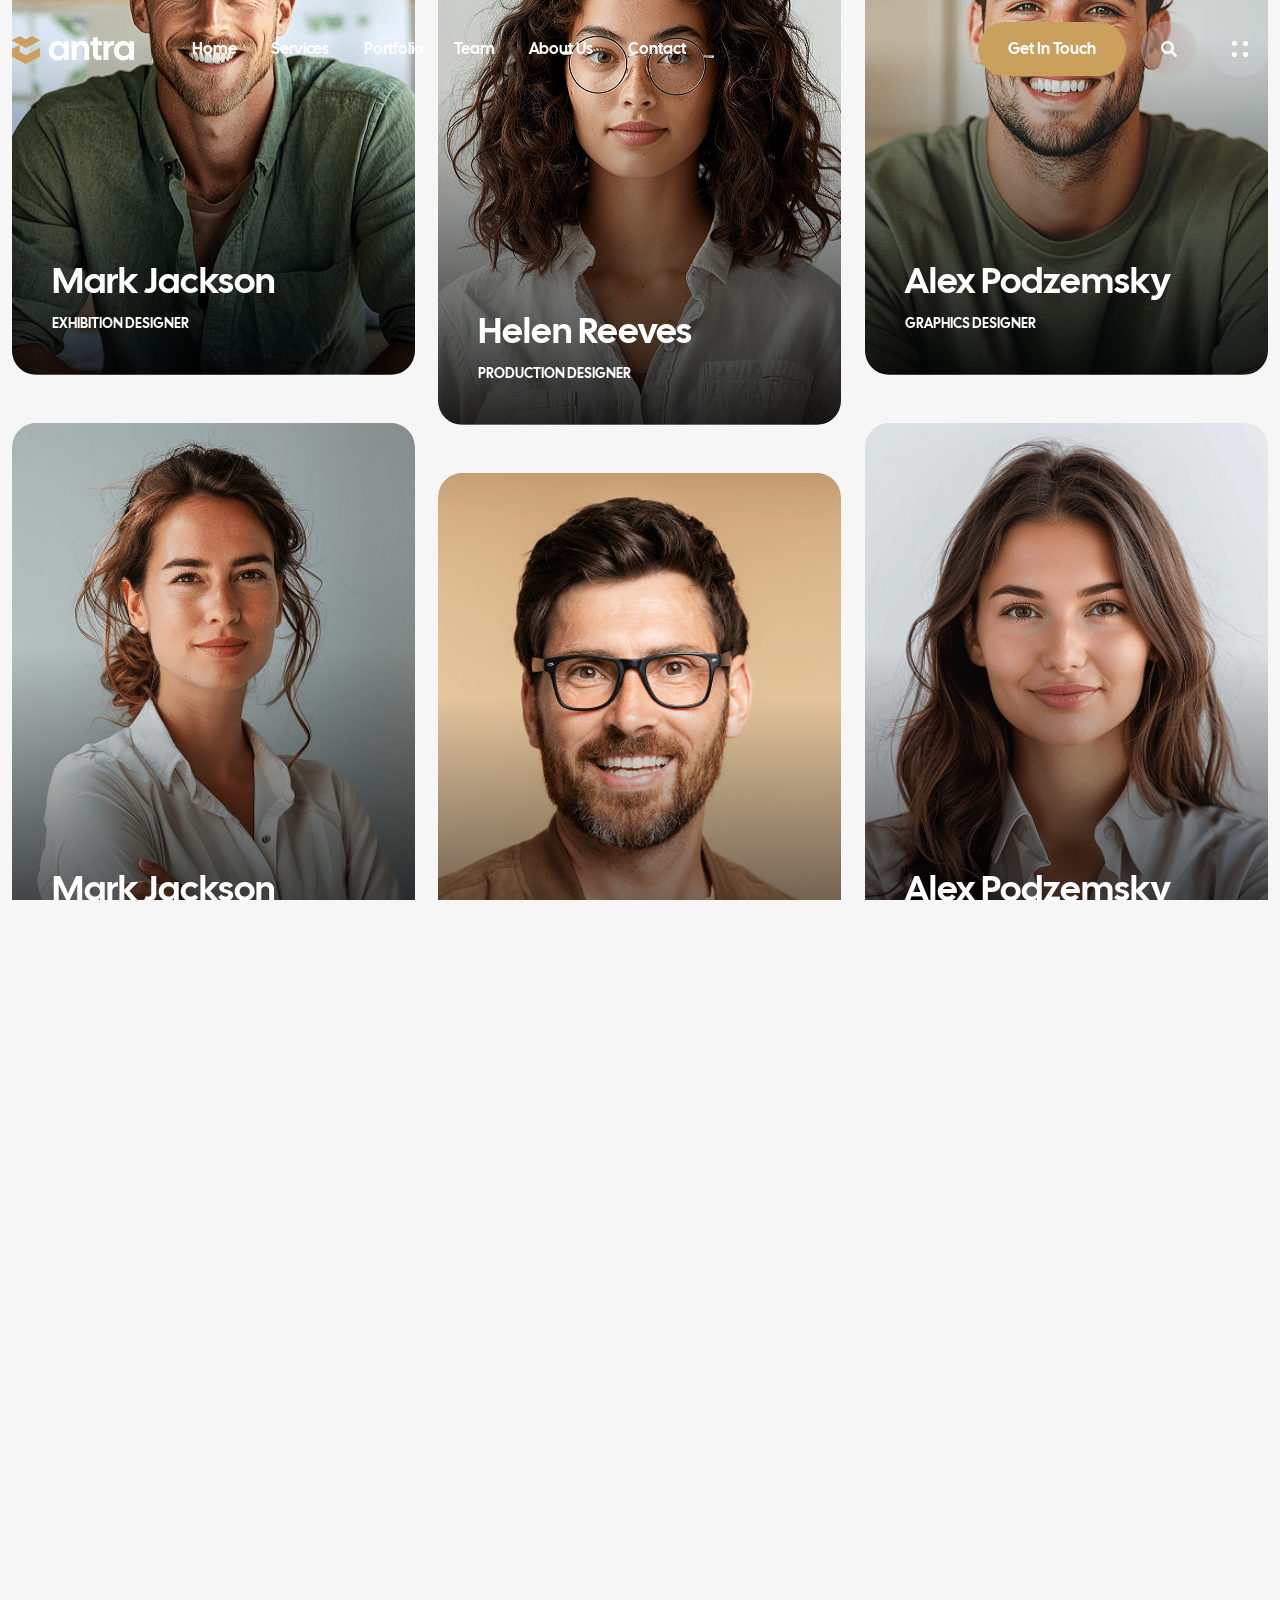
<file: team.html>
<!DOCTYPE html>
<html class="no-js" lang="en">
    

<head>
        <meta charset="utf-8">
        <meta http-equiv="x-ua-compatible" content="ie=edge">
        <meta name="viewport" content="width=device-width, initial-scale=1">
        <meta name="description" content="">

        <!-- Site Title -->
        <title>Antra - Architecture & Interior </title>

        <!-- Place favicon.ico in the root directory -->
        <link rel="shortcut icon" type="image/x-icon" href="assets/img/favicon.png">

        <!-- CSS here -->
        <link rel="stylesheet" href="assets/css/bootstrap.min.css">
        <link rel="stylesheet" href="assets/css/fontawesome.min.css">
        <link rel="stylesheet" href="assets/css/venobox.min.css">
        <link rel="stylesheet" href="assets/css/odometer.min.css">
        <link rel="stylesheet" href="assets/css/nice-select.css">
        <link rel="stylesheet" href="assets/css/carouselTicker.css">
        <link rel="stylesheet" href="assets/css/animation.css">
        <link rel="stylesheet" href="assets/css/swiper.min.css">
        <link rel="stylesheet" href="assets/css/main.css">
    </head>

    <body>

        <!-- preloader -->
        <div class="preloader overflow-hidden">
            <div class="site-name"><span>ANTRA</span></div>
            <div class="preloader-gutters">
                <div class="bar">
                    <div class="inner-bar"></div>
                </div>
                <div class="bar">
                    <div class="inner-bar"></div>
                </div>
                <div class="bar">
                    <div class="inner-bar"></div>
                </div>
                <div class="bar">
                    <div class="inner-bar"></div>
                </div>
                <div class="bar">
                    <div class="inner-bar"></div>
                </div>
                <div class="bar">
                    <div class="inner-bar"></div>
                </div>
                <div class="bar">
                    <div class="inner-bar"></div>
                </div>
                <div class="bar">
                    <div class="inner-bar"></div>
                </div>
            </div>
        </div>
        <!-- /.preloader -->

        <!-- header-area-start -->
        <header class="header sticky-active">
            <div class="primary-header">
                <div class="container">
                    <div class="primary-header-inner">
                        <div class="header-left-wrap">
                            <div class="header-logo d-lg-block">
                                <a href="index.html">
                                    <img src="assets/img/logo/logo-2.png" alt="logo">
                                </a>
                            </div>
                            <div class="header-menu-wrap">
                                <div class="mobile-menu-items">
                                    <ul>
                                        <li> 
                                            <a href="index-3.html">Home</a>
                                        </li>
                                        <li>
                                            <a href="service.html">Services</a>
                                        </li>
                                        <li>
                                            <a href="portfolio.html">Portfolio</a>
                                            <li><a href="team.html">Team</a></li>
                                            <li><a href="about.html">About Us</a></li>
                                        </li>
                                       
                                        
                                        <li><a href="contact.html">Contact</a></li>
                                    </ul>
                                </div>
                            </div>
                            <!-- /.header-menu-wrap -->
                        </div>
                        <div class="header-right-wrap">
                            <a href="tel:+480123678900" class="header-contact">
                                <span class="icon"><i class="fa-regular fa-phone"></i></span>
                                <span class="content">
                                    <span class="call-text">Call Us Phone</span>
                                    <span class="call-number">(+480) 123 678 900</span>
                                </span>
                            </a>
                            <div class="header-btn-wrap">
                                <a href="contact.html" class="tl-primary-btn header-btn">Get in Touch</a>
                            </div>
                            <div class="search-icon dl-search-icon">
                                <i class="fa-solid fa-magnifying-glass"></i>
                            </div>
                            <div class="sidebar-icon">
                                <button class="sidebar-trigger open">
                                    <svg width="16" height="16" viewBox="0 0 16 16" fill="none" xmlns="http://www.w3.org/2000/svg">
                                        <path d="M11 2C11 0.89543 11.8954 0 13 0H14C15.1046 0 16 0.895431 16 2V3C16 4.10457 15.1046 5 14 5H13C11.8954 5 11 4.10457 11 3V2Z" fill="white"/>
                                        <path d="M0 2C0 0.89543 0.895431 0 2 0H3C4.10457 0 5 0.895431 5 2V3C5 4.10457 4.10457 5 3 5H2C0.89543 5 0 4.10457 0 3V2Z" fill="white"/>
                                        <path d="M0 13C0 11.8954 0.895431 11 2 11H3C4.10457 11 5 11.8954 5 13V14C5 15.1046 4.10457 16 3 16H2C0.89543 16 0 15.1046 0 14V13Z" fill="white"/>
                                        <path d="M11 13C11 11.8954 11.8954 11 13 11H14C15.1046 11 16 11.8954 16 13V14C16 15.1046 15.1046 16 14 16H13C11.8954 16 11 15.1046 11 14V13Z" fill="white"/>
                                    </svg>
                                </button>
                            </div>
                            <!-- /.header-right -->
                        </div>
                    </div>
                    <!-- /.primary-header-inner -->
                </div>
            </div>
        </header>
        <!-- /.Main Header -->

        <div id="popup-search-box">
            <div class="box-inner-wrap d-flex align-items-center">
                <form id="form" action="#" method="get" role="search">
                    <input id="popup-search" type="text" name="s" placeholder="Type keywords here...">
                </form>
                <div class="search-close"><i class="fa-sharp fa-regular fa-xmark"></i></div>
            </div>
        </div>
        <!-- /#popup-search-box -->

        <div id="sidebar-area" class="sidebar-area">
            <button class="sidebar-trigger close">
                <svg
                    class="sidebar-close"
                    xmlns="http://www.w3.org/2000/svg"
                    xmlns:xlink="http://www.w3.org/1999/xlink"
                    x="0px"
                    y="0px"
                    width="16px"
                    height="12.7px"
                    viewBox="0 0 16 12.7"
                    style="enable-background: new 0 0 16 12.7"
                    xml:space="preserve">
                    <g>
                        <rect
                            x="0"
                            y="5.4"
                            transform="matrix(0.7071 -0.7071 0.7071 0.7071 -2.1569 7.5208)"
                            width="16"
                            height="2"
                        ></rect>
                        <rect
                            x="0"
                            y="5.4"
                            transform="matrix(0.7071 0.7071 -0.7071 0.7071 6.8431 -3.7929)"
                            width="16"
                            height="2"
                        ></rect>
                    </g>
                </svg>
            </button>
            <div class="side-menu-content">
                <div class="side-menu-logo">
                    <a class="dark-img" href="index.html"><img src="assets/img/logo/logo-2.png" alt="logo"></a>
                    <a class="light-img" href="index.html"><img src="assets/img/logo/logo-1.png" alt="logo"></a>
                </div>
                <div class="side-menu-wrap"></div>
                <div class="side-menu-about">
                    <h4 class="title">We Shape Interior Designs, Crafting Timeless and Inspiring Spaces</h4>
                </div>
                <div class="side-menu-gallary">
                    <div class="side-menu-gallary-item">
                        <a href="assets/img/project/sidebar-gallary-1.png" class="venobox" data-gall="gallary1"><img src="assets/img/project/sidebar-gallary-1.png" alt="img"></a>
                    </div>
                    <div class="side-menu-gallary-item">
                        <a href="assets/img/project/sidebar-gallary-2.png" class="venobox" data-gall="gallary1"><img src="assets/img/project/sidebar-gallary-2.png" alt="img"></a>
                    </div>
                    <div class="side-menu-gallary-item">
                        <a href="assets/img/project/sidebar-gallary-3.png" class="venobox" data-gall="gallary1"><img src="assets/img/project/sidebar-gallary-3.png" alt="img"></a>
                    </div>
                    <div class="side-menu-gallary-item">
                        <a href="assets/img/project/sidebar-gallary-4.png" class="venobox" data-gall="gallary1"><img src="assets/img/project/sidebar-gallary-4.png" alt="img"></a>
                    </div>
                    <div class="side-menu-gallary-item">
                        <a href="assets/img/project/sidebar-gallary-5.png" class="venobox" data-gall="gallary1"><img src="assets/img/project/sidebar-gallary-5.png" alt="img"></a>
                    </div>
                    <div class="side-menu-gallary-item">
                        <a href="assets/img/project/sidebar-gallary-6.png" class="venobox" data-gall="gallary1"><img src="assets/img/project/sidebar-gallary-6.png" alt="img"></a>
                    </div>
                </div>
                <div class="side-menu-contact">
                    <ul class="side-menu-list">
                        <li>
                            5609 E Sprague Ave, <br>Spokane Valley, WA 99212,<br> USA
                        </li>
                        <li>
                            <a href="tel:+0844560789">+(084) 456-0789</a>
                        </li>
                        <li>
                            <a class="mail" href="mailto:support@example.com">support@antra.com</a>
                        </li>
                    </ul>
                </div>
                <ul class="side-menu-social">
                    <li class="facebook"><a href="#"><i class="fab fa-facebook-f"></i></a></li>
                    <li class="instagram"><a href="#"><i class="fab fa-instagram"></i></a></li>
                    <li class="twitter"><a href="#"><i class="fab fa-twitter"></i></a></li>
                    <li class="g-plus"><a href="#"><i class="fab fa-fab fa-google-plus"></i></a></li>
                </ul>
            </div>
        </div>
        <!--/.sidebar-area-->

        <div class="mobile-side-menu">
            <div class="side-menu-content">
                <div class="side-menu-head">
                    <a href="index.html"><img src="assets/img/logo/logo-2.png" alt="logo"></a>
                    <button class="mobile-side-menu-close"><i class="fa-regular fa-xmark"></i></button>
                </div>
                <div class="side-menu-wrap"></div>
                <div class="side-menu-contact">
                    <div class="side-menu-header">
                        <h3>Contact Us</h3>
                    </div>
                    <ul class="side-menu-list">
                        <li>
                            <i class="fas fa-map-marker-alt"></i>
                            <p>Valentin, Street Road 24, New York, </p>
                        </li>
                        <li>
                            <i class="fas fa-phone"></i>
                            <a href="tel:+000123456789">+000 123 (456) 789</a>
                        </li>
                        <li>
                            <i class="fas fa-envelope-open-text"></i>
                            <a href="mailto:antra@gmail.com">antra@gmail.com</a>
                        </li>
                    </ul>
                </div>
                <ul class="side-menu-social">
                    <li class="facebook"><a href="#"><i class="fab fa-facebook-f"></i></a></li>
                    <li class="instagram"><a href="#"><i class="fab fa-instagram"></i></a></li>
                    <li class="twitter"><a href="#"><i class="fab fa-twitter"></i></a></li>
                    <li class="g-plus"><a href="#"><i class="fab fa-fab fa-google-plus"></i></a></li>
                </ul>
            </div>
        </div>
        <!-- /.mobile-side-menu -->
        <div class="mobile-side-menu-overlay"></div>

    <div id="antra-smooth-wrapper">
        <div id="antra-smooth-content">

        <section class="page-header">
            <div class="bg-img" data-background="assets/img/bg-img/page-header-bg.png"></div>
            <div class="overlay"></div>
            <div class="container">
                <div class="page-header-content">
                    <h1 class="title">Our Team</h1>
                    <h4 class="sub-title"><a class='home' href='index.html'>Home </a><span class="icon">-</span><a class='inner-page' href='team.html'> Team</a></h4>
                </div>
            </div>
        </section>
        <!-- ./ page-header -->

        <section class="team-section pt-130 pb-130">
            <div class="container container-2">
                <div class="row gy-5" data-masonry='{"percentPosition": true }'>
                    <div class="col-lg-4 col-md-6">
                        <div class="team-item-2">
                            <div class="team-thumb">
                                <img src="assets/img/team/team-img-6.png" alt="team">
                            </div>
                            <div class="team-content">
                                <h3 class="title"><a href="team-details.html">Mark Jackson</a></h3>
                                <span>Exhibition designer</span>
                                <ul class="team-social">
                                    <li><a href="#"><i class="fa-brands fa-facebook-f"></i></a></li>
                                    <li><a href="#"><i class="fa-brands fa-instagram"></i></a></li>
                                    <li><a href="#"><i class="fa-brands fa-behance"></i></a></li>
                                    <li><a href="#"><i class="fa-brands fa-linkedin-in"></i></a></li>
                                </ul>
                            </div>
                        </div>
                    </div>
                    <div class="col-lg-4 col-md-6">
                        <div class="team-item-2 item-1">
                            <div class="team-thumb">
                                <img src="assets/img/team/team-img-7.png" alt="team">
                            </div>
                            <div class="team-content">
                                <h3 class="title"><a href="team-details.html">Helen Reeves</a></h3>
                                <span>Production designer</span>
                                <ul class="team-social">
                                    <li><a href="#"><i class="fa-brands fa-facebook-f"></i></a></li>
                                    <li><a href="#"><i class="fa-brands fa-instagram"></i></a></li>
                                    <li><a href="#"><i class="fa-brands fa-behance"></i></a></li>
                                    <li><a href="#"><i class="fa-brands fa-linkedin-in"></i></a></li>
                                </ul>
                            </div>
                        </div>
                    </div>
                    <div class="col-lg-4 col-md-6">
                        <div class="team-item-2">
                            <div class="team-thumb">
                                <img src="assets/img/team/team-img-8.png" alt="team">
                            </div>
                            <div class="team-content">
                                <h3 class="title"><a href="team-details.html">Alex Podzemsky</a></h3>
                                <span>Graphics Designer</span>
                                <ul class="team-social">
                                    <li><a href="#"><i class="fa-brands fa-facebook-f"></i></a></li>
                                    <li><a href="#"><i class="fa-brands fa-instagram"></i></a></li>
                                    <li><a href="#"><i class="fa-brands fa-behance"></i></a></li>
                                    <li><a href="#"><i class="fa-brands fa-linkedin-in"></i></a></li>
                                </ul>
                            </div>
                        </div>
                    </div>
                    <div class="col-lg-4 col-md-6">
                        <div class="team-item-2">
                            <div class="team-thumb">
                                <img src="assets/img/team/team-img-2.png" alt="team">
                            </div>
                            <div class="team-content">
                                <h3 class="title"><a href="team-details.html">Mark Jackson</a></h3>
                                <span>Exhibition designer</span>
                                <ul class="team-social">
                                    <li><a href="#"><i class="fa-brands fa-facebook-f"></i></a></li>
                                    <li><a href="#"><i class="fa-brands fa-instagram"></i></a></li>
                                    <li><a href="#"><i class="fa-brands fa-behance"></i></a></li>
                                    <li><a href="#"><i class="fa-brands fa-linkedin-in"></i></a></li>
                                </ul>
                            </div>
                        </div>
                    </div>
                    <div class="col-lg-4 col-md-6">
                        <div class="team-item-2">
                            <div class="team-thumb">
                                <img src="assets/img/team/team-img-4.png" alt="team">
                            </div>
                            <div class="team-content">
                                <h3 class="title"><a href="team-details.html">Alex Podzemsky</a></h3>
                                <span>Graphics Designer</span>
                                <ul class="team-social">
                                    <li><a href="#"><i class="fa-brands fa-facebook-f"></i></a></li>
                                    <li><a href="#"><i class="fa-brands fa-instagram"></i></a></li>
                                    <li><a href="#"><i class="fa-brands fa-behance"></i></a></li>
                                    <li><a href="#"><i class="fa-brands fa-linkedin-in"></i></a></li>
                                </ul>
                            </div>
                        </div>
                    </div>
                    <div class="col-lg-4 col-md-6">
                        <div class="team-item-2">
                            <div class="team-thumb">
                                <img src="assets/img/team/team-img-5.png" alt="team">
                            </div>
                            <div class="team-content">
                                <h3 class="title"><a href="team-details.html">Helen Reeves</a></h3>
                                <span>Production designer</span>
                                <ul class="team-social">
                                    <li><a href="#"><i class="fa-brands fa-facebook-f"></i></a></li>
                                    <li><a href="#"><i class="fa-brands fa-instagram"></i></a></li>
                                    <li><a href="#"><i class="fa-brands fa-behance"></i></a></li>
                                    <li><a href="#"><i class="fa-brands fa-linkedin-in"></i></a></li>
                                </ul>
                            </div>
                        </div>
                    </div>
                </div>
            </div>
        </section>
        <!-- ./ team-section -->

        <section class="testimonial-section-2 pb-130">
            <div class="bg-shape"><img src="assets/img/shapes/testi-shape-1.png" alt="shape"></div>
            <div class="container container-2">
                <div class="testi-carousel-wrap">
                    <div class="testi-carousel testi-carousel-2">
                        <div class="swiper-wrapper">
                            <div class="swiper-slide">
                                <div class="testi-item-2 text-center">
                                    <div class="icon"><img src="assets/img/icon/quote.png" alt="icon"></div>
                                    <div class="content">
                                        <p>“I absolutely love my the new modern living room! The clean lines, a neutral tones, and minimalist interior create such a calming & stylish atmosphere. Highly recommend their modern interior design services!"</p>
                                        <div class="testi-author">
                                            <div class="author-img">
                                                <img src="assets/img/testi/testi-author-1.png" alt="testi">
                                            </div>
                                            <div class="author-content">
                                                <h4 class="name">Morgan Dufresne</h4>
                                                <span>Company owner</span>
                                            </div>
                                        </div>
                                    </div>  
                                </div>
                            </div>
                        </div>
                    </div>
                </div>
            </div>
        </section>
        <!-- ./ testimonial-section -->

        <footer class="footer-section overflow-hidden">
            <div class="footer-bg" data-background="assets/img/bg-img/footer-bg.png"></div>
            <div class="footer-shade"></div>
            <div class="container container-2">
                <div class="row footer-wrap">
                    <div class="col-lg-3 col-md-6">
                        <div class="footer-widget">
                            <div class="widget-header">
                                <div class="footer-logo">
                                    <a href="index.html"><img src="assets/img/logo/logo-2.png" alt="logo"></a>
                                </div>
                            </div>
                            <p class="mb-10">We transform your vision into beautifully <br> crafted spaces.</p>
                            <p class="mb-0">5609 E Sprague Ave, Spokane Valley, <br> WA 99212, USA</p>
                        </div>
                    </div>
                    <div class="col-lg-3 col-md-6">
                        <div class="footer-widget footer-col-2">
                            <ul class="footer-list">
                                <li><a href="about.html">About Us</a></li>
                                <li><a href="service.html">Services</a></li>
                                <li><a href="contact.html">Careers</a></li>
                                <li><a href="team.html">our Team</a></li>
                                <li><a href="blog-grid.html">Blog</a></li>
                                <li><a href="contact.html">Contact Us</a></li>
                            </ul>
                        </div>
                    </div>
                    <div class="col-lg-3 col-md-6">
                        <div class="footer-widget footer-col-2 pl-0">
                            <ul class="footer-list">
                                <li><a href="portfolio-details.html">Our Projects</a></li>
                                <li><a href="contact.html">Partners</a></li>
                                <li><a href="contact.html">Partners Program</a></li>
                                <li><a href="contact.html">Affiliate Program</a></li>
                                <li><a href="contact.html">Terms & Conditions</a></li>
                                <li><a href="contact.html">Support Center</a></li>
                            </ul>
                        </div>
                    </div>
                    <div class="col-lg-3 col-md-6">
                        <div class="footer-widget">
                            <div class="footer-address">
                                <a class="number" href="tel:+(084) 456-0789">+(084) 456-0789</a>
                                <a class="mail" href="tel:">support@antra.com</a>
                                <ul class="social-list">
                                    <li><a href="#">Facebook</a></li>
                                    <li><a href="#">Instagram</a></li>
                                    <li><a href="#">YouTube</a></li>
                                    <li><a href="#">Twitter</a></li>
                                </ul>
                            </div>
                        </div>
                    </div>
                </div>
            </div>
            <div class="copyright-area">
                <div class="container">
                    <div class="copyright-content">
                        <p>© 2026 antra. All Rights Reserved.</p>
                    </div>
                </div>
            </div>
            <div class="footer-text"><span>antra</span></div>
        </footer>
        <!-- ./ footer-section -->

        </div>
    </div>

        <div id="scroll-percentage"><span id="scroll-percentage-value"></span></div>
        <!--scrollup-->

        <!-- JS here -->
        <script src="assets/js/vendor/jquary-3.7.1.min.js"></script>
        <script src="assets/js/vendor/bootstrap-bundle.js"></script>
        <script src="assets/js/vendor/imagesloaded-pkgd.js"></script>
        <script src="assets/js/vendor/waypoints.min.js"></script>
        <script src="assets/js/vendor/venobox.min.js"></script>
        <script src="assets/js/vendor/odometer.min.js"></script>
        <script src="assets/js/vendor/meanmenu.js"></script>
        <script src="assets/js/vendor/jquery.isotope.js"></script>
        <script src="assets/js/vendor/swiper.min.js"></script>
        <script src="assets/js/vendor/split-type.min.js"></script>
        <script src="assets/js/vendor/gsap.min.js"></script>
        <script src="assets/js/vendor/scroll-trigger.min.js"></script>
        <script src="assets/js/vendor/scroll-smoother.js"></script>
        <script src="assets/js/vendor/jquery.carouselTicker.js"></script>
        <script src="assets/js/vendor/nice-select.js"></script>
        <script src="assets/js/vendor/three.min.js"></script>
        <script src="assets/js/vendor/panolens.min.js"></script>
        <script src="assets/js/vendor/jquery.event.move.min.js"></script>
        <script src="assets/js/vendor/jquery.twentytwenty.min.js"></script>
        <script src="assets/js/slider.js"></script>
        <script src="assets/js/contact.js"></script>
        <script src="assets/js/main.js"></script>
    </body>


</html>
</file>
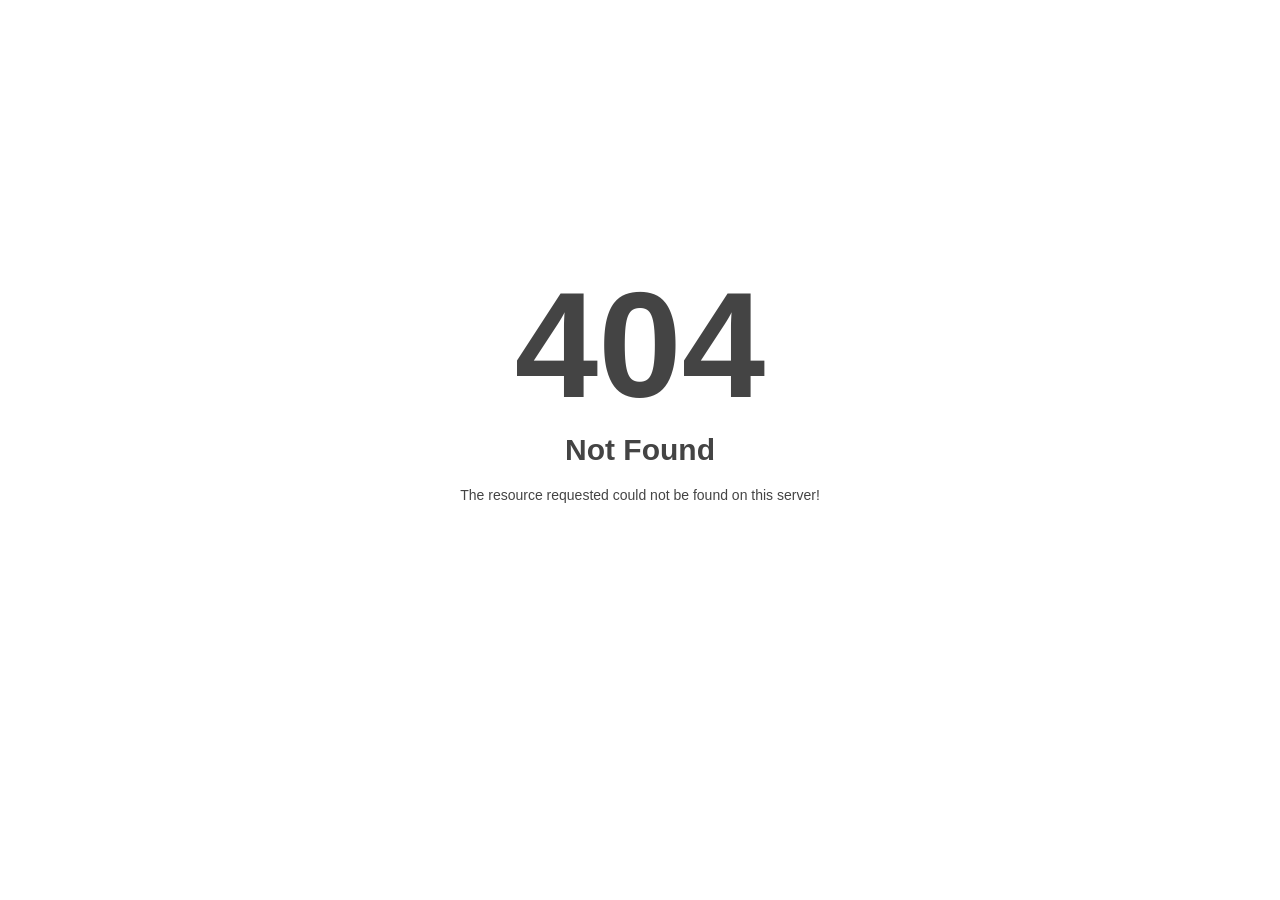
<file: assets/font/fa-v4compatibility-2.html>
<!DOCTYPE html>
<html style="height:100%">
<head>
<meta name="viewport" content="width=device-width, initial-scale=1, shrink-to-fit=no" />
<title> 404 Not Found
</title><style>@media (prefers-color-scheme:dark){body{background-color:#000!important}}</style></head>
<body style="color: #444; margin:0;font: normal 14px/20px Arial, Helvetica, sans-serif; height:100%; background-color: #fff;">
<div style="height:auto; min-height:100%; ">     <div style="text-align: center; width:800px; margin-left: -400px; position:absolute; top: 30%; left:50%;">
        <h1 style="margin:0; font-size:150px; line-height:150px; font-weight:bold;">404</h1>
<h2 style="margin-top:20px;font-size: 30px;">Not Found
</h2>
<p>The resource requested could not be found on this server!</p>
</div></div></body></html>
</file>
<file: assets/css/nice-select.css>
.nice-select {
	-webkit-tap-highlight-color: transparent;
	background-color: #fff;
	border-radius: 5px;
	border: solid 1px #e8e8e8;
	box-sizing: border-box;
	clear: both;
	cursor: pointer;
	display: block;
	float: left;
	font-family: inherit;
	font-size: 14px;
	font-weight: normal;
	height: 42px;
	line-height: 40px;
	outline: none;
	padding-left: 18px;
	padding-right: 30px;
	position: relative;
	text-align: left !important;
	-webkit-transition: all 0.2s ease-in-out;
	transition: all 0.2s ease-in-out;
	-webkit-user-select: none;
	-moz-user-select: none;
	-ms-user-select: none;
	user-select: none;
	white-space: nowrap;
	width: auto;
}

.nice-select:hover {
	border-color: #dbdbdb;
}

.nice-select:active,
.nice-select.open,
.nice-select:focus {
	border-color: #999;
}

.nice-select:after {
	border-bottom: 2px solid #999;
	border-right: 2px solid #999;
	content: '';
	display: block;
	height: 5px;
	margin-top: -4px;
	pointer-events: none;
	position: absolute;
	right: 12px;
	top: 50%;
	-webkit-transform-origin: 66% 66%;
	-ms-transform-origin: 66% 66%;
	transform-origin: 66% 66%;
	-webkit-transform: rotate(45deg);
	-ms-transform: rotate(45deg);
	transform: rotate(45deg);
	-webkit-transition: all 0.15s ease-in-out;
	transition: all 0.15s ease-in-out;
	width: 5px;
}

.nice-select.open:after {
	-webkit-transform: rotate(-135deg);
	-ms-transform: rotate(-135deg);
	transform: rotate(-135deg);
}

.nice-select.open .list {
	opacity: 1;
	pointer-events: auto;
	-webkit-transform: scale(1) translateY(0);
	-ms-transform: scale(1) translateY(0);
	transform: scale(1) translateY(0);
}

.nice-select.disabled {
	border-color: #ededed;
	color: #999;
	pointer-events: none;
}

.nice-select.disabled:after {
	border-color: #cccccc;
}

.nice-select.wide {
	width: 100%;
}

.nice-select.wide .list {
	left: 0 !important;
	right: 0 !important;
}

.nice-select.right {
	float: right;
}

.nice-select.right .list {
	left: auto;
	right: 0;
}

.nice-select.small {
	font-size: 12px;
	height: 36px;
	line-height: 34px;
}

.nice-select.small:after {
	height: 4px;
	width: 4px;
}

.nice-select.small .option {
	line-height: 34px;
	min-height: 34px;
}

.nice-select .list {
	background-color: #fff;
	border-radius: 5px;
	box-shadow: 0 0 0 1px rgba(68, 68, 68, 0.11);
	box-sizing: border-box;
	margin-top: 4px;
	opacity: 0;
	overflow: hidden;
	padding: 0;
	pointer-events: none;
	position: absolute;
	top: 100%;
	left: 0;
	-webkit-transform-origin: 50% 0;
	-ms-transform-origin: 50% 0;
	transform-origin: 50% 0;
	-webkit-transform: scale(0.75) translateY(-21px);
	-ms-transform: scale(0.75) translateY(-21px);
	transform: scale(0.75) translateY(-21px);
	-webkit-transition: all 0.2s cubic-bezier(0.5, 0, 0, 1.25), opacity 0.15s ease-out;
	transition: all 0.2s cubic-bezier(0.5, 0, 0, 1.25), opacity 0.15s ease-out;
	z-index: 9;
}


.nice-select .option {
	cursor: pointer;
	font-weight: 400;
	line-height: 40px;
	list-style: none;
	min-height: 40px;
	outline: none;
	padding-left: 18px;
	padding-right: 29px;
	text-align: left;
	-webkit-transition: all 0.2s;
	transition: all 0.2s;
}



.nice-select .option.selected {
	font-weight: bold;
}

.nice-select .option.disabled {
	background-color: transparent;
	color: #999;
	cursor: default;
}

.no-csspointerevents .nice-select .list {
	display: none;
}

.no-csspointerevents .nice-select.open .list {
	display: block;
}
</file>
<file: assets/css/carouselTicker.css>
/**
 * CSS style for carouselTicker
 **/

.carouselTicker__list {
  margin: 10px 0;
  padding: 0;
  list-style-type: none;
  overflow: hidden;
}

.carouselTicker__item {
  margin: 0 0 0 5px;
  float: left;
  border: 4px solid red;
  width: 100px;
  height: 60px;
  line-height: 60px;
  text-align: center;
}

.carouselTicker__loader {
  position: absolute;
  left: 0;
  right: 0;
  top: 0;
  bottom: 0;
  background: #fff url("../images/loader.html") center center no-repeat;
}

/**
 * CSS style for vertical direction
 **/

.carouselTicker_vertical .carouselTicker__list {
  margin: 0;
}

.carouselTicker_vertical .carouselTicker__item {
  margin: 0 0 5px 0;
  border: 4px solid red;
  width: 100px;
  height: 60px;
  line-height: 60px;
  text-align: center;
}

#carouselTicker .carouselTicker__item,
#carouselTicker-destructor-example .carouselTicker__item,
#carouselTicker-buttons-controls-example .carouselTicker__item {
  width: auto;
  height: auto;
  line-height: normal;
}

.carouselTicker__item img {
  vertical-align: top;
}
</file>
<file: assets/css/animation.css>
/* Text Animation */
.antra-animation,
.antra-animation span {
    animation-duration: 0.3s;
    animation-fill-mode: both;
}

.antra-animation span {
    display: inline-block;
}

/* Fade Effect */
.antra-fadeIn {
    animation-name: asFadeIn;
}

@keyframes asFadeIn {
    from {
        opacity: 0;
    }

    to {
        opacity: 1;
    }
}

.antra-fadeInLeft {
    animation-name: asFadeInLeft;
}

@keyframes asFadeInLeft {
    from {
        opacity: 0;
        transform: translateX(-50px);
    }

    to {
        opacity: 1;
    }
}

.antra-fadeInRight {
    animation-name: asFadeInRight;
}

@keyframes asFadeInRight {
    from {
        opacity: 0;
        transform: translateX(50px);
    }

    to {
        opacity: 1;
    }
}

.antra-fadeInDown {
    animation-name: asFadeInTop;
}

@keyframes asFadeInTop {
    from {
        opacity: 0;
        transform: translateY(-50px);
    }

    to {
        opacity: 1;
    }
}

.antra-fadeInUp {
    animation-name: asFadeInBottom;
}

@keyframes asFadeInBottom {
    from {
        opacity: 0;
        transform: translateY(50px);
    }

    to {
        opacity: 1;
    }
}

/* Move From Effect */
.antra-moveFromLeft {
    animation-name: asMoveFromLeft;
}

@keyframes asMoveFromLeft {
    from {
        visibility: hidden;
        transform: translateX(-50px);
    }

    to {
        visibility: visible;
    }
}

.antra-moveFromRight {
    animation-name: asMoveFromRight;
}

@keyframes asMoveFromRight {
    from {
        visibility: hidden;
        transform: translateX(50px);
    }

    to {
        visibility: visible;
    }
}

.antra-moveFromTop {
    animation-name: asMoveFromTop;
}

@keyframes asMoveFromTop {
    from {
        visibility: hidden;
        transform: translateY(-50px);
    }

    to {
        visibility: visible;
    }
}

.antra-moveFromBottom {
    animation-name: asMoveFromBottom;
}

@keyframes asMoveFromBottom {
    from {
        visibility: hidden;
        transform: translateY(50px);
    }

    to {
        visibility: visible;
    }
}

/* Blur Effect */

.antra-blurIn {
    animation-name: asBlurIn;
}

@keyframes asBlurIn {
    from {
        filter: blur(20px);
        opacity: 0;
    }
}

.antra-blurInLeft {
    animation-name: asBlurInLeft;
}

@keyframes asBlurInLeft {
    from {
        transform: translateX(50px);
        filter: blur(20px);
        opacity: 0;
    }
}

.antra-blurInRight {
    animation-name: asBlurInRight;
}

@keyframes asBlurInRight {
    from {
        transform: translateX(-50px);
        filter: blur(20px);
        opacity: 0;
    }
}

.antra-blurInTop {
    animation-name: asBlurInTop;
}

@keyframes asBlurInTop {
    from {
        transform: translateY(50px);
        filter: blur(20px);
        opacity: 0;
    }
}

.antra-blurInBottom {
    animation-name: asBlurInBottom;
}

@keyframes asBlurInBottom {
    from {
        transform: translateY(-50px);
        filter: blur(20px);
        opacity: 0;
    }
}

/* Zoom Effect */
.antra-zoomIn {
    animation-name: asZoomIn;
}

@keyframes asZoomIn {
    from {
        transform: scale(5);
        opacity: 0;
    }
}

.antra-zoomInLeft {
    animation-name: asZoomInLeft;
}

@keyframes asZoomInLeft {
    from {
        transform: scale(5) translateX(-50%);
        opacity: 0;
    }
}

.antra-zoomInRight {
    animation-name: asZoomInRight;
}

@keyframes asZoomInRight {
    from {
        transform: scale(5) translateX(50%);
        opacity: 0;
    }
}

.antra-zoomInTop {
    animation-name: asZoomInTop;
}

@keyframes asZoomInTop {
    from {
        transform: scale(10) translateY(-50%);
        opacity: 0;
    }
}

.antra-zoomInBottom {
    animation-name: asZoomInBottom;
}

@keyframes asZoomInBottom {
    from {
        transform: scale(10) translateY(50%);
        opacity: 0;
    }
}

/* Flip Effect */
.antra-flipInTop {
    animation-name: asFlipInTop;
}

@keyframes asFlipInTop {
    from {
        transform: perspective(600px);
        opacity: 0;
    }

    30% {
        transform: perspective(600px) rotateX(180deg);
        transform-origin: 0 0;
        animation-timing-function: ease-out;
    }

    to {
        transform: perspective(600px);
    }
}

.antra-flipInBottom {
    animation-name: asFlipInBottom;
}

@keyframes asFlipInBottom {
    from {
        transform: perspective(600px);
        opacity: 0;
    }

    30% {
        transform: perspective(600px) rotateX(180deg);
        transform-origin: bottom;
        animation-timing-function: ease-out;
    }

    to {
        transform: perspective(600px);
    }
}

/* Roll Effect */
.antra-rollFromLeft {
    animation-name: asRollFromLeft;
}

@keyframes asRollFromLeft {
    from {
        transform: translateX(-60px) perspective(600px) rotateY(180deg);
        opacity: 0;
    }
}

.antra-rollFromRight {
    animation-name: asRollFromRight;
}

@keyframes asRollFromRight {
    from {
        transform: translateX(60px) perspective(600px) rotateY(-180deg);
        opacity: 0;
    }
}

.antra-rollFromTop {
    animation-name: asRollFromTop;
}

@keyframes asRollFromTop {
    from {
        transform: translateY(-60px) perspective(600px) rotateX(180deg);
        opacity: 0;
    }
}

.antra-rollFromBottom {
    animation-name: asRollFromBottom;
}

@keyframes asRollFromBottom {
    from {
        transform: translateY(60px) perspective(600px) rotateX(-180deg);
        opacity: 0;
    }
}

/* Rotate Skate Effect */
.antra-rotateSkateInRight {
    animation-name: asRotateSkateInRight;
}

@keyframes asRotateSkateInRight {
    from {
        transform: scaleX(0.2) translateX(100px);
        opacity: 0;
    }
}

.antra-rotateSkateInLeft {
    animation-name: asRotateSkateInLeft;
}

@keyframes asRotateSkateInLeft {
    from {
        transform: scaleX(0.2) translateX(-100px);
        opacity: 0;
    }
}

.antra-rotateSkateInTop {
    animation-name: asRotateSkateInTop;
}

@keyframes asRotateSkateInTop {
    from {
        transform: scaleY(0.2) translateY(-100px);
        opacity: 0;
    }
}

.antra-rotateSkateInBottom {
    animation-name: asRotateSkateInBottom;
}

@keyframes asRotateSkateInBottom {
    from {
        transform: scaleY(0.2) translateY(100px);
        opacity: 0;
    }
}

/* PopUp Effect */
.antra-popUp {
    animation-name: asPopUp;
}

@keyframes asPopUp {
    0% {
        visibility: hidden;
    }

    50% {
        transform: scale(1.1);
        visibility: visible;
    }
}

.antra-popUpLeft {
    animation-name: asPopUpLeft;
}

@keyframes asPopUpLeft {
    0% {
        visibility: hidden;
    }

    50% {
        visibility: visible;
        transform: translateX(-20px) scale(1.1);
        animation-timing-function: ease-in;
    }
}

.antra-popUpRight {
    animation-name: asPopUpRight;
}

@keyframes asPopUpRight {
    0% {
        visibility: hidden;
    }

    50% {
        visibility: visible;
        transform: translateX(20px) scale(1.1);
        animation-timing-function: ease-in;
    }
}

/* Kenburns Top */

.swiper-slide-active .kenburns-top {
	-webkit-animation-name: kenburns-top;
	animation-name: kenburns-top;
}

@-webkit-keyframes kenburns-top {
	0% {
		-webkit-transform: scale(1) translateY(0);
		transform: scale(1) translateY(0);
		-webkit-transform-origin: 50% 16%;
		transform-origin: 50% 16%;
	}

	100% {
		-webkit-transform: scale(1.08) translateY(-15px);
		transform: scale(1.08) translateY(-15px);
		-webkit-transform-origin: top;
		transform-origin: top;
	}
}

@keyframes kenburns-top {
	0% {
		-webkit-transform: scale(1) translateY(0);
		transform: scale(1) translateY(0);
		-webkit-transform-origin: 50% 16%;
		transform-origin: 50% 16%;
	}

	100% {
		-webkit-transform: scale(1.08) translateY(-15px);
		transform: scale(1.08) translateY(-15px);
		-webkit-transform-origin: top;
		transform-origin: top;
	}
}
</file>
<file: assets/css/main.css>
﻿@import"https://fonts.googleapis.com/css2?family=Cal+Sans&amp;family=Golos+Text:wght@400..900&amp;display=swap";:root{--tl-ff-body: 'Golos Text', sans-serif;--tl-ff-heading: 'Cal Sans', serif;--tl-ff-p: 'Golos Text', sans-serif;--tl-fw-normal: normal;--tl-fw-thin: 100;--tl-fw-elight: 200;--tl-fw-light: 300;--tl-fw-regular: 400;--tl-fw-medium: 500;--tl-fw-sbold: 600;--tl-fw-bold: 700;--tl-fw-ebold: 800;--tl-fw-black: 900;--tl-fs-body: 16px;--tl-fs-p: 16px;--tl-fs-p-bold: 20px;--tl-fs-h1: 80px;--tl-fs-h2: 60px;--tl-fs-h3: 50px;--tl-fs-h4: 40px;--tl-fs-h5: 30px;--tl-fs-h6: 20px;--tl-color-common-white: #ffffff;--tl-color-common-black: #000000;--tl-color-heading-primary: #191919;--tl-color-text-body: #4D4D52;--tl-color-theme-primary: #CAA05C;--tl-color-bg-1: #1C1C1D;--tl-color-grey-1: #59585D;--tl-color-grey-2: #9F9FA4;--tl-color-border-1: #E3E3E8}*{margin:0;padding:0;box-sizing:border-box}html{overflow-x:hidden;max-width:100%}body{background-color:#f6f6f6;font-family:var(--tl-ff-body);font-size:16px;line-height:1.625;font-weight:400;color:var(--tl-color-text-body);position:relative;z-index:1;overflow-x:hidden;max-width:100%}img{max-width:100%}a{text-decoration:none}a,a:hover{-webkit-transition:all .3s ease-in-out;-moz-transition:all .3s ease-in-out;-ms-transition:all .3s ease-in-out;-o-transition:all .3s ease-in-out;transition:all .3s ease-in-out}h1,h2,h3,h4,h5,h6{font-family:var(--tl-ff-heading);color:var(--tl-color-heading-primary);margin-top:0px;font-weight:600;line-height:1.2;-webkit-transition:all .3s ease-in-out 0s;-moz-transition:all .3s ease-in-out 0s;-ms-transition:all .3s ease-in-out 0s;-o-transition:all .3s ease-in-out 0s;transition:all .3s ease-in-out 0s}h1{font-size:var(--tl-fs-h1)}h2{font-size:var(--tl-fs-h2)}h3{font-size:var(--tl-fs-h3)}h4{font-size:var(--tl-fs-h4)}h5{font-size:var(--tl-fs-h5)}h6{font-size:var(--tl-fs-h6)}ul{margin:0px;padding:0px}p{font-family:var(--tl-ff-p);font-size:16px;font-weight:400;color:var(--tl-color-text-body);margin-bottom:15px;line-height:28px}a:focus,.button:focus{text-decoration:none;outline:none}a:focus,a:hover{color:inherit;text-decoration:none}a:hover{color:var(--tl-color-theme-primary)}a,button{color:inherit;outline:none;border:none;background:rgba(0,0,0,0)}button:hover{cursor:pointer}button:focus{outline:0;border:0}.uppercase{text-transform:uppercase}.capitalize{text-transform:capitalize}input{outline:none}input[type=color]{appearance:none;-moz-appearance:none;-webkit-appearance:none;background:none;border:0;cursor:pointer;height:100%;width:100%;padding:0;border-radius:50%}ul{display:block;padding:0;margin:0}*::-moz-selection{color:var(--tl-color-common-white);text-shadow:none}::-moz-selection{color:var(--tl-color-common-white);text-shadow:none}::selection{color:var(--tl-color-common-white);text-shadow:none}*::-moz-placeholder{color:var(--tl-color-common-black);font-size:var(--tl-fs-body);opacity:1}*::placeholder{color:var(--tl-color-common-black);font-size:var(--tl-fs-body);opacity:1}.container{max-width:1795px}.container-2{max-width:1425px}.w-img img{width:100%}.m-img img{max-width:100%}.fix{overflow:hidden}.clear{clear:both}.f-left{float:left}.f-right{float:right}.z-index-1{z-index:1}.z-index-11{z-index:11}.overflow-y-visible{overflow-x:hidden;overflow-y:visible}.p-relative{position:relative}.p-absolute{position:absolute}.include-bg{background-position:center;background-size:cover;background-repeat:no-repeat}.b-radius{border-radius:6px}.overflow-x{overflow-x:clip}.bg-grey{background-color:#eee}.tl-bg-color{background-color:#f6f6f6}.bg-dark-1{background-color:var(--tl-color-bg-1)}.bg-dark-2{background-color:var(--tl-color-bg-2)}.bd-bottom{border-bottom:1px solid var(--tl-color-border-1)}.bg-color-top{background-color:#171719;width:100%;height:400px;position:absolute;left:0;top:0;z-index:-2}.bg-color-bottom{background-color:#171719;width:100%;height:400px;position:absolute;left:0;bottom:0;z-index:-2}.overflow-h{overflow:hidden}.section-heading-wrap{max-width:1192px;width:100%;margin:0 auto;position:relative;margin-bottom:60px;padding-top:65px}@media only screen and (max-width: 992px){.section-heading-wrap{margin-top:0;padding-top:0}}.section-heading-wrap .shape{position:absolute;top:0px;left:0}@media(max-width: 1199px){.section-heading-wrap .shape{width:43%}}@media only screen and (max-width: 992px){.section-heading-wrap .shape{display:none}}.section-heading{margin-bottom:60px;position:relative;z-index:1;display:flex;align-items:center;align-items:baseline;flex-direction:column}@media only screen and (max-width: 992px){.section-heading{margin-bottom:40px}}.section-heading .sub-heading{font-family:var(--tl-ff-heading);color:var(--tl-color-heading-primary);font-size:12px;font-weight:400;padding:7px 19px 7px 28px;display:inline-block;margin-bottom:20px;text-transform:uppercase;position:relative;overflow:hidden;border:1px solid rgba(114,114,114,.18);border-radius:100px;letter-spacing:1px}@media only screen and (max-width: 992px){.section-heading .sub-heading{font-size:12px}}@media only screen and (max-width: 767px){.section-heading .sub-heading{font-size:12px}}.section-heading .sub-heading:before{background-color:var(--tl-color-theme-primary);content:"";height:5px;width:5px;position:absolute;top:50%;left:15px;transform:translateY(-50%);border-radius:50%}.section-heading .section-title{font-size:80px;line-height:1.1;font-weight:400;display:inline-block;margin-bottom:0;text-transform:capitalize;position:relative;overflow:hidden}.section-heading .section-title span{color:var(--tl-color-theme-primary)}@media(max-width: 1199px){.section-heading .section-title span br{display:none}}@media(max-width: 1199px){.section-heading .section-title{font-size:60px}}@media only screen and (max-width: 992px){.section-heading .section-title{font-size:42px;max-width:100%}.section-heading .section-title br{display:none}}@media only screen and (max-width: 767px){.section-heading .section-title{font-size:36px}.section-heading .section-title br{display:none}}.section-heading .section-title.title-2{font-size:60px}@media(max-width: 1199px){.section-heading .section-title.title-2{font-size:50px}}@media only screen and (max-width: 992px){.section-heading .section-title.title-2{font-size:42px;max-width:100%}.section-heading .section-title.title-2 br{display:none}}@media only screen and (max-width: 767px){.section-heading .section-title.title-2{font-size:36px}.section-heading .section-title.title-2 br{display:none}}@media(max-width: 1399px){.section-heading .section-title.title-2 span br{display:none}}.section-heading p{margin-top:20px}@media(max-width: 1199px){.section-heading p br{display:none}}.section-heading.white-content .sub-heading{color:var(--tl-color-common-white);border:1px solid rgba(255,255,255,.24)}.section-heading.white-content p,.section-heading.white-content .section-title{color:var(--tl-color-common-white)}.section-heading.heading-2{margin-bottom:30px}.section-heading.heading-2 .section-title{margin-bottom:25px}@media(max-width: 1199px){.section-heading.heading-2 .section-title{margin:0;margin-bottom:25px}}.section-heading.section-heading-2{padding-left:20px}@media only screen and (max-width: 992px){.section-heading.section-heading-2{padding-left:0}}@media(max-width: 1399px){.section-heading.section-heading-2 .section-title br{display:none}}.heading-space{display:flex;align-items:center;justify-content:space-between;flex-wrap:wrap;row-gap:25px;margin-bottom:60px}@media only screen and (max-width: 992px){.heading-space{margin-bottom:40px}}.t-up{text-transform:uppercase}.white-content h1,.white-content h2,.white-content h3,.white-content h4,.white-content h5,.white-content h6,.white-content p,.white-content li,.white-content span{color:var(--tl-color-common-white)}.img-reveal{position:relative;overflow:hidden;visibility:hidden;z-index:1}.img-reveal .img-overlay{background-color:var(--tl-color-common-white);height:100%;width:100%;position:absolute;top:0;left:0;z-index:2}.img-reveal img{object-fit:cover;height:100%;width:100%}.anim-text{overflow:hidden}.running-text{background-color:rgba(0,0,0,0);background-repeat:repeat;background-size:20px;padding:14px 0;overflow:hidden}.running-text ul{list-style:none;margin:0;padding:0;display:flex;gap:95px}.running-text ul li{font-family:var(--tl-ff-heading);display:inline-block;white-space:nowrap;font-size:240px;color:var(--tl-color-common-white);text-transform:uppercase;font-weight:500;position:relative;line-height:1}@media only screen and (max-width: 992px){.running-text ul li{font-size:140px}}@media only screen and (max-width: 767px){.running-text ul li{font-size:48px}}@media only screen and (max-width: 767px){.running-text ul{gap:24px}}.preloader span{font-family:var(--tl-ff-heading);font-size:80px;font-weight:800;color:#fff;text-transform:uppercase;overflow-x:hidden}.site-name{background-color:#111}.preloader-gutters{background-color:rgba(0,0,0,0);position:absolute;top:0;left:0;width:100%;height:100%;z-index:2;display:flex}.preloader-overlay{background-color:#111;position:absolute;top:0;left:0;width:100%;height:100%;z-index:3;transform:translateX(-100%);opacity:.2}.preloader{width:100%;height:100vh;position:relative;--preloader-clip: 0;clip-path:inset(0 0 0 var(--preloader-clip));position:fixed;left:0;top:0;z-index:999}.site-name{width:100%;height:100%;text-align:center;align-content:center;position:absolute;top:0;z-index:1;left:0}@media only screen and (max-width: 767px){.site-name span{font-size:40px}}.preloader-gutters .bar{width:12.5%;height:100%;background:rgba(0,0,0,0);position:relative}.preloader-gutters .inner-bar{position:absolute;top:0;left:0;width:0%;height:100%;background-color:var(--tl-color-common-white)}@keyframes loading{0%{width:0}100%{width:100%}}@media(min-width: 992px){.mt-cursor{--tl-cursor-size: 10px;--tl-cx: 0px;--tl-cy: 0px;--tl-cursor-bg: var(--tl-color-theme-primary);--tl-cursor-scale: 1;display:block;width:var(--tl-cursor-size);height:var(--tl-cursor-size);border-radius:50%;position:fixed;user-select:none;pointer-events:none;visibility:hidden;z-index:10000;transform:translate3d(var(--tl-cx), var(--tl-cy), 0) translate(-50%, -50%) scale(var(--tl-cursor-scale, 1));transform-origin:center center;will-change:transform,opacity;mix-blend-mode:normal;-webkit-transition:opacity .3s cubic-bezier(0.165, 0.84, 0.44, 1),transform .2s ease-out;transition:opacity .3s cubic-bezier(0.165, 0.84, 0.44, 1),transform .2s ease-out}.mt-cursor:before{background:var(--tl-cursor-bg, var(--tl-color-theme-primary));opacity:1;content:"";width:100%;height:100%;border-radius:50%;position:absolute;left:0;top:0;transition:all .3s ease}.mt-cursor.cursor-blend{mix-blend-mode:difference;--tl-cursor-bg: #fff}.mt-cursor.cursor-dark{background-color:var(--tl-color-common-white);mix-blend-mode:exclusion}.mt-cursor.cursor-lg{--tl-cursor-scale: 7}.mt-cursor-view{--tl-view-cursor-size: 80px;--tl-vx: 0px;--tl-vy: 0px;--tl-view-scale: 0.7;background:rgba(0,0,0,.46);opacity:.99;border:1px solid rgba(255,255,255,.07);backdrop-filter:blur(29px);border-radius:100px;display:block;width:var(--tl-view-cursor-size);height:var(--tl-view-cursor-size);border-radius:50%;position:fixed;user-select:none;pointer-events:none;visibility:visible;z-index:10000;transform:translate3d(var(--tl-vx), var(--tl-vy), 0) translate(-40px, -40px) scale(var(--tl-view-scale, 0));transform-origin:center center;will-change:transform,opacity;-webkit-transition:opacity .3s cubic-bezier(0.165, 0.84, 0.44, 1),transform .3s cubic-bezier(0.165, 0.84, 0.44, 1);transition:opacity .3s cubic-bezier(0.165, 0.84, 0.44, 1),transform .3s cubic-bezier(0.165, 0.84, 0.44, 1);opacity:0}.mt-cursor-view:after{content:"View";position:absolute;top:50%;left:50%;transform:translate(-50%, -50%);color:#fff;font-weight:bold;font-size:12px;opacity:0;transition:opacity .2s ease}.mt-cursor-view.active{--tl-view-scale: 1;opacity:1}.mt-cursor-view.active:after{opacity:1}}.sticky-widget{position:-webkit-sticky;position:sticky;top:170px}@media only screen and (max-width: 767px){br{display:none}}.mt-5{margin-top:5px}.mt-10{margin-top:10px}.mt-15{margin-top:15px}.mt-20{margin-top:20px}.mt-25{margin-top:25px}.mt-30{margin-top:30px}.mt-35{margin-top:35px}.mt-40{margin-top:40px}.mt-45{margin-top:45px}.mt-50{margin-top:50px}.mt-55{margin-top:55px}.mt-60{margin-top:60px}.mt-65{margin-top:65px}.mt-70{margin-top:70px}.mt-75{margin-top:75px}.mt-80{margin-top:80px}.mt-85{margin-top:85px}.mt-90{margin-top:90px}.mt-95{margin-top:95px}.mt-100{margin-top:100px}.mt-105{margin-top:105px}.mt-110{margin-top:110px}.mt-115{margin-top:115px}.mt-120{margin-top:120px}.mt-125{margin-top:125px}.mt-130{margin-top:130px}.mt-135{margin-top:135px}.mt-140{margin-top:140px}.mt-145{margin-top:145px}.mt-150{margin-top:150px}.mt-155{margin-top:155px}.mt-160{margin-top:160px}.mt-165{margin-top:165px}.mt-170{margin-top:170px}.mt-175{margin-top:175px}.mt-180{margin-top:180px}.mt-185{margin-top:185px}.mt-190{margin-top:190px}.mt-195{margin-top:195px}.mt-200{margin-top:200px}.mb-5{margin-bottom:5px}.mb-10{margin-bottom:10px}.mb-15{margin-bottom:15px}.mb-20{margin-bottom:20px}.mb-25{margin-bottom:25px}.mb-30{margin-bottom:30px}.mb-35{margin-bottom:35px}.mb-40{margin-bottom:40px}.mb-45{margin-bottom:45px}.mb-50{margin-bottom:50px}.mb-55{margin-bottom:55px}.mb-60{margin-bottom:60px}.mb-65{margin-bottom:65px}.mb-70{margin-bottom:70px}.mb-75{margin-bottom:75px}.mb-80{margin-bottom:80px}.mb-85{margin-bottom:85px}.mb-90{margin-bottom:90px}.mb-95{margin-bottom:95px}.mb-100{margin-bottom:100px}.mb-105{margin-bottom:105px}.mb-110{margin-bottom:110px}.mb-115{margin-bottom:115px}.mb-120{margin-bottom:120px}.mb-125{margin-bottom:125px}.mb-130{margin-bottom:130px}.mb-135{margin-bottom:135px}.mb-140{margin-bottom:140px}.mb-145{margin-bottom:145px}.mb-150{margin-bottom:150px}.mb-155{margin-bottom:155px}.mb-160{margin-bottom:160px}.mb-165{margin-bottom:165px}.mb-170{margin-bottom:170px}.mb-175{margin-bottom:175px}.mb-180{margin-bottom:180px}.mb-185{margin-bottom:185px}.mb-190{margin-bottom:190px}.mb-195{margin-bottom:195px}.mb-200{margin-bottom:200px}.ml-5{margin-left:5px}.ml-10{margin-left:10px}.ml-15{margin-left:15px}.ml-20{margin-left:20px}.ml-25{margin-left:25px}.ml-30{margin-left:30px}.ml-35{margin-left:35px}.ml-40{margin-left:40px}.ml-45{margin-left:45px}.ml-50{margin-left:50px}.ml-55{margin-left:55px}.ml-60{margin-left:60px}.ml-65{margin-left:65px}.ml-70{margin-left:70px}.ml-75{margin-left:75px}.ml-80{margin-left:80px}.ml-85{margin-left:85px}.ml-90{margin-left:90px}.ml-95{margin-left:95px}.ml-100{margin-left:100px}.ml-105{margin-left:105px}.ml-110{margin-left:110px}.ml-115{margin-left:115px}.ml-120{margin-left:120px}.ml-125{margin-left:125px}.ml-130{margin-left:130px}.ml-135{margin-left:135px}.ml-140{margin-left:140px}.ml-145{margin-left:145px}.ml-150{margin-left:150px}.ml-155{margin-left:155px}.ml-160{margin-left:160px}.ml-165{margin-left:165px}.ml-170{margin-left:170px}.ml-175{margin-left:175px}.ml-180{margin-left:180px}.ml-185{margin-left:185px}.ml-190{margin-left:190px}.ml-195{margin-left:195px}.ml-200{margin-left:200px}.mr-5{margin-right:5px}.mr-10{margin-right:10px}.mr-15{margin-right:15px}.mr-20{margin-right:20px}.mr-25{margin-right:25px}.mr-30{margin-right:30px}.mr-35{margin-right:35px}.mr-40{margin-right:40px}.mr-45{margin-right:45px}.mr-50{margin-right:50px}.mr-55{margin-right:55px}.mr-60{margin-right:60px}.mr-65{margin-right:65px}.mr-70{margin-right:70px}.mr-75{margin-right:75px}.mr-80{margin-right:80px}.mr-85{margin-right:85px}.mr-90{margin-right:90px}.mr-95{margin-right:95px}.mr-100{margin-right:100px}.mr-105{margin-right:105px}.mr-110{margin-right:110px}.mr-115{margin-right:115px}.mr-120{margin-right:120px}.mr-125{margin-right:125px}.mr-130{margin-right:130px}.mr-135{margin-right:135px}.mr-140{margin-right:140px}.mr-145{margin-right:145px}.mr-150{margin-right:150px}.mr-155{margin-right:155px}.mr-160{margin-right:160px}.mr-165{margin-right:165px}.mr-170{margin-right:170px}.mr-175{margin-right:175px}.mr-180{margin-right:180px}.mr-185{margin-right:185px}.mr-190{margin-right:190px}.mr-195{margin-right:195px}.mr-200{margin-right:200px}.pt-5{padding-top:5px}.pt-10{padding-top:10px}.pt-15{padding-top:15px}.pt-20{padding-top:20px}.pt-25{padding-top:25px}.pt-30{padding-top:30px}.pt-35{padding-top:35px}.pt-40{padding-top:40px}.pt-45{padding-top:45px}.pt-50{padding-top:50px}.pt-55{padding-top:55px}.pt-60{padding-top:60px}.pt-65{padding-top:65px}.pt-70{padding-top:70px}.pt-75{padding-top:75px}.pt-80{padding-top:80px}.pt-85{padding-top:85px}.pt-90{padding-top:90px}.pt-95{padding-top:95px}.pt-100{padding-top:100px}.pt-105{padding-top:105px}.pt-110{padding-top:110px}.pt-115{padding-top:115px}.pt-120{padding-top:120px}.pt-125{padding-top:125px}.pt-130{padding-top:130px}.pt-135{padding-top:135px}.pt-140{padding-top:140px}.pt-145{padding-top:145px}.pt-150{padding-top:150px}.pt-155{padding-top:155px}.pt-160{padding-top:160px}.pt-165{padding-top:165px}.pt-170{padding-top:170px}.pt-175{padding-top:175px}.pt-180{padding-top:180px}.pt-185{padding-top:185px}.pt-190{padding-top:190px}.pt-195{padding-top:195px}.pt-200{padding-top:200px}.pb-5{padding-bottom:5px}.pb-10{padding-bottom:10px}.pb-15{padding-bottom:15px}.pb-20{padding-bottom:20px}.pb-25{padding-bottom:25px}.pb-30{padding-bottom:30px}.pb-35{padding-bottom:35px}.pb-40{padding-bottom:40px}.pb-45{padding-bottom:45px}.pb-50{padding-bottom:50px}.pb-55{padding-bottom:55px}.pb-60{padding-bottom:60px}.pb-65{padding-bottom:65px}.pb-70{padding-bottom:70px}.pb-75{padding-bottom:75px}.pb-80{padding-bottom:80px}.pb-85{padding-bottom:85px}.pb-90{padding-bottom:90px}.pb-95{padding-bottom:95px}.pb-100{padding-bottom:100px}.pb-105{padding-bottom:105px}.pb-110{padding-bottom:110px}.pb-115{padding-bottom:115px}.pb-120{padding-bottom:120px}.pb-125{padding-bottom:125px}.pb-130{padding-bottom:130px}.pb-135{padding-bottom:135px}.pb-140{padding-bottom:140px}.pb-145{padding-bottom:145px}.pb-150{padding-bottom:150px}.pb-155{padding-bottom:155px}.pb-160{padding-bottom:160px}.pb-165{padding-bottom:165px}.pb-170{padding-bottom:170px}.pb-175{padding-bottom:175px}.pb-180{padding-bottom:180px}.pb-185{padding-bottom:185px}.pb-190{padding-bottom:190px}.pb-195{padding-bottom:195px}.pb-200{padding-bottom:200px}.pl-5{padding-left:5px}.pl-10{padding-left:10px}.pl-15{padding-left:15px}.pl-20{padding-left:20px}.pl-25{padding-left:25px}.pl-30{padding-left:30px}.pl-35{padding-left:35px}.pl-40{padding-left:40px}.pl-45{padding-left:45px}.pl-50{padding-left:50px}.pl-55{padding-left:55px}.pl-60{padding-left:60px}.pl-65{padding-left:65px}.pl-70{padding-left:70px}.pl-75{padding-left:75px}.pl-80{padding-left:80px}.pl-85{padding-left:85px}.pl-90{padding-left:90px}.pl-95{padding-left:95px}.pl-100{padding-left:100px}.pl-105{padding-left:105px}.pl-110{padding-left:110px}.pl-115{padding-left:115px}.pl-120{padding-left:120px}.pl-125{padding-left:125px}.pl-130{padding-left:130px}.pl-135{padding-left:135px}.pl-140{padding-left:140px}.pl-145{padding-left:145px}.pl-150{padding-left:150px}.pl-155{padding-left:155px}.pl-160{padding-left:160px}.pl-165{padding-left:165px}.pl-170{padding-left:170px}.pl-175{padding-left:175px}.pl-180{padding-left:180px}.pl-185{padding-left:185px}.pl-190{padding-left:190px}.pl-195{padding-left:195px}.pl-200{padding-left:200px}.pr-5{padding-right:5px}.pr-10{padding-right:10px}.pr-15{padding-right:15px}.pr-20{padding-right:20px}.pr-25{padding-right:25px}.pr-30{padding-right:30px}.pr-35{padding-right:35px}.pr-40{padding-right:40px}.pr-45{padding-right:45px}.pr-50{padding-right:50px}.pr-55{padding-right:55px}.pr-60{padding-right:60px}.pr-65{padding-right:65px}.pr-70{padding-right:70px}.pr-75{padding-right:75px}.pr-80{padding-right:80px}.pr-85{padding-right:85px}.pr-90{padding-right:90px}.pr-95{padding-right:95px}.pr-100{padding-right:100px}.pr-105{padding-right:105px}.pr-110{padding-right:110px}.pr-115{padding-right:115px}.pr-120{padding-right:120px}.pr-125{padding-right:125px}.pr-130{padding-right:130px}.pr-135{padding-right:135px}.pr-140{padding-right:140px}.pr-145{padding-right:145px}.pr-150{padding-right:150px}.pr-155{padding-right:155px}.pr-160{padding-right:160px}.pr-165{padding-right:165px}.pr-170{padding-right:170px}.pr-175{padding-right:175px}.pr-180{padding-right:180px}.pr-185{padding-right:185px}.pr-190{padding-right:190px}.pr-195{padding-right:195px}.pr-200{padding-right:200px}.mt-10{margin-top:10px}.mt-15{margin-top:15px}.mt-20{margin-top:20px}.mt-25{margin-top:25px}.mt-30{margin-top:30px}.mt-35{margin-top:35px}.mt-40{margin-top:40px}.mt-45{margin-top:45px}.mt-50{margin-top:50px}.mb-10{margin-bottom:10px}.mb-15{margin-bottom:15px}.mb-20{margin-bottom:20px}.mb-25{margin-bottom:25px}.mb-30{margin-bottom:30px}.mb-35{margin-bottom:35px}.mb-40{margin-bottom:40px}.mb-45{margin-bottom:45px}.mb-50{margin-bottom:50px}.mb-60{margin-bottom:60px}.pt-180{padding-top:180px}@media only screen and (max-width: 992px){.pt-180{padding-top:70px}}@media only screen and (max-width: 767px){.pt-180{padding-top:50px}}.pt-150{padding-top:150px}@media only screen and (max-width: 992px){.pt-150{padding-top:80px}}@media only screen and (max-width: 767px){.pt-150{padding-top:70px}}.pt-140{padding-top:140px}@media only screen and (max-width: 992px){.pt-140{padding-top:80px}}@media only screen and (max-width: 767px){.pt-140{padding-top:70px}}.pt-130{padding-top:130px}@media only screen and (max-width: 992px){.pt-130{padding-top:80px}}@media only screen and (max-width: 767px){.pt-130{padding-top:60px}}.pt-120{padding-top:120px}@media only screen and (max-width: 992px){.pt-120{padding-top:70px}}@media only screen and (max-width: 767px){.pt-120{padding-top:60px}}.pt-90{padding-top:90px}@media only screen and (max-width: 992px){.pt-90{padding-top:70px}}@media only screen and (max-width: 767px){.pt-90{padding-top:60px}}.pt-80{padding-top:80px}@media only screen and (max-width: 992px){.pt-80{padding-top:70px}}@media only screen and (max-width: 767px){.pt-80{padding-top:60px}}.pt-70{padding-top:70px}@media only screen and (max-width: 992px){.pt-70{padding-top:70px}}@media only screen and (max-width: 767px){.pt-70{padding-top:60px}}.pb-180{padding-bottom:180px}@media only screen and (max-width: 992px){.pb-180{padding-bottom:70px}}@media only screen and (max-width: 767px){.pb-180{padding-bottom:60px}}.pb-150{padding-bottom:150px}@media only screen and (max-width: 992px){.pb-150{padding-bottom:80px}}@media only screen and (max-width: 767px){.pb-150{padding-bottom:70px}}.pb-140{padding-bottom:140px}@media only screen and (max-width: 992px){.pb-140{padding-bottom:80px}}@media only screen and (max-width: 767px){.pb-140{padding-bottom:70px}}.pb-130{padding-bottom:130px}@media only screen and (max-width: 992px){.pb-130{padding-bottom:80px}}@media only screen and (max-width: 767px){.pb-130{padding-bottom:60px}}.pb-120{padding-bottom:120px}@media only screen and (max-width: 992px){.pb-120{padding-bottom:70px}}@media only screen and (max-width: 767px){.pb-120{padding-bottom:60px}}.pb-110{padding-bottom:110px}@media only screen and (max-width: 992px){.pb-110{padding-bottom:70px}}@media only screen and (max-width: 767px){.pb-110{padding-bottom:60px}}.pb-90{padding-bottom:90px}@media only screen and (max-width: 992px){.pb-90{padding-bottom:70px}}@media only screen and (max-width: 767px){.pb-90{padding-bottom:60px}}.pb-80{padding-bottom:80px}@media only screen and (max-width: 992px){.pb-80{padding-bottom:70px}}@media only screen and (max-width: 767px){.pb-80{padding-bottom:60px}}.pb-70{padding-bottom:70px}@media only screen and (max-width: 992px){.pb-70{padding-bottom:70px}}@media only screen and (max-width: 767px){.pb-70{padding-bottom:60px}}@media only screen and (max-width: 992px){.md-pb-30{padding-bottom:30px}}@media only screen and (max-width: 992px){.md-pb-40{padding-bottom:40px}}@media only screen and (max-width: 992px){.md-pb-50{padding-bottom:50px}}@media only screen and (max-width: 992px){.md-mb-30{margin-bottom:30px}}@media only screen and (max-width: 992px){.md-mb-40{margin-bottom:40px}}@media only screen and (max-width: 992px){.md-mb-50{margin-bottom:50px}}.pl-0{padding-left:0 !important}.ml-0{margin-left:0 !important}.mw-100{max-width:100% !important}#scroll-percentage{position:absolute}#scroll-percentage{height:60px;width:60px;background-color:var(--tl-color-theme-primary);border-radius:50%;position:fixed;bottom:40px;right:50px;transform:scale(0);display:grid;place-items:center;cursor:pointer;visibility:hidden;opacity:0;-webkit-transition:all .3s;transition:all .3s;z-index:100;box-shadow:0px 11px 41px 3px rgba(23,67,63,.12)}@media only screen and (max-width: 992px){#scroll-percentage{right:30px}}@media only screen and (max-width: 767px){#scroll-percentage{bottom:20px;right:20px}}#scroll-percentage.active{bottom:50px;transform:scale(1);opacity:1;visibility:visible;-webkit-animation:500ms ease-in-out 0s normal none 1 running scrollToTop;animation:500ms ease-in-out 0s normal none 1 running scrollToTop;-webkit-transition:.3s;transition:.3s}@media only screen and (max-width: 992px){#scroll-percentage.active{bottom:30px}}@media only screen and (max-width: 767px){#scroll-percentage.active{bottom:20px}}#scroll-percentage-value{height:calc(100% - 6px);width:calc(100% - 6px);background-color:var(--tl-color-common-white);color:var(--tl-color-theme-primary);border-radius:50%;display:grid;place-items:center;font-size:12px;font-weight:600}#scroll-percentage-value i{font-size:20px}@-webkit-keyframes scrollToTop{0%{-webkit-transform:translate3d(0, 80%, 0);transform:translate3d(0, 80%, 0);visibility:visible}to{-webkit-transform:translateZ(0);transform:translateZ(0)}}@keyframes scrollToTop{0%{-webkit-transform:translate3d(0, 80%, 0);transform:translate3d(0, 80%, 0);visibility:visible}to{-webkit-transform:translateZ(0);transform:translateZ(0)}}@-webkit-keyframes wobble-vertical{16.65%{transform:translateY(8px)}33.3%{transform:translateY(-6px)}49.95%{transform:translateY(4px)}66.6%{transform:translateY(-2px)}83.25%{transform:translateY(1px)}100%{transform:translateY(0)}}@keyframes wobble-vertical{16.65%{transform:translateY(8px)}33.3%{transform:translateY(-6px)}49.95%{transform:translateY(4px)}66.6%{transform:translateY(-2px)}83.25%{transform:translateY(1px)}100%{transform:translateY(0)}}.antra-image-comparison{width:100%;height:550px;border-radius:24px;overflow:hidden}.antra-image-comparison img{width:100%;height:100%;object-fit:cover;object-position:center}.tl-primary-btn{background-color:rgba(0,0,0,0);font-family:var(--tl-ff-heading);color:var(--tl-color-heading-primary);display:inline-flex;align-items:center;font-size:16px;font-weight:400;line-height:1;padding:10px 15px 10px 25px;border-radius:100px;transition:all .3s ease-in-out;overflow:hidden;text-transform:capitalize;position:relative;z-index:1;border:1px solid rgba(159,159,164,.64)}.tl-primary-btn:before{content:"";position:absolute;top:0;left:0;bottom:0;right:0;background:var(--tl-color-theme-primary);-webkit-transform-origin:right center;-moz-transform-origin:right center;-ms-transform-origin:right center;transform-origin:right center;-webkit-transform:scale(0, 1);-moz-transform:scale(0, 1);-ms-transform:scale(0, 1);-o-transform:scale(0, 1);transform:scale(0, 1);-webkit-transition:-webkit-transform .4s cubic-bezier(0.4, 0, 0.2, 1);-moz-transition:-moz-transform .4s cubic-bezier(0.4, 0, 0.2, 1);-ms-transition:-ms-transform .4s cubic-bezier(0.4, 0, 0.2, 1);-o-transition:-o-transform .4s cubic-bezier(0.4, 0, 0.2, 1);transition:transform .4s cubic-bezier(0.4, 0, 0.2, 1);z-index:-1}.tl-primary-btn .icon{background-color:var(--tl-color-theme-primary);color:var(--tl-color-common-white);height:40px;width:40px;border-radius:50%;display:flex;align-items:center;justify-content:center;margin-left:10px;transition:all .3s ease-in-out}.tl-primary-btn i{font-size:16px;transform:rotate(-45deg);transition:all .3s ease-in-out}.tl-primary-btn:hover{color:var(--tl-color-common-white);border:1px solid var(--tl-color-theme-primary)}.tl-primary-btn:hover:before{-webkit-transform-origin:left center;-moz-transform-origin:left center;-ms-transform-origin:left center;transform-origin:left center;-webkit-transform:scale(1, 1);-moz-transform:scale(1, 1);-ms-transform:scale(1, 1);-o-transform:scale(1, 1);transform:scale(1, 1)}.tl-primary-btn:hover i{transform:rotate(0deg)}.tl-primary-btn:hover .icon{background-color:var(--tl-color-theme-primary)}.tl-primary-btn:focus{color:var(--tl-color-text-black)}.tl-primary-btn.white-btn{border-color:var(--tl-color-common-white);color:var(--tl-color-common-white)}.tl-primary-btn.white-btn:hover{border:1px solid var(--tl-color-theme-primary)}.header{background-color:rgba(0,0,0,0);width:100%;position:absolute;top:0;left:0;width:100%;z-index:99;transition:all .3s ease-in-out}@media only screen and (max-width: 992px){.header{top:0;height:auto !important}}.header .primary-header-inner{display:flex;align-items:center;justify-content:space-between;flex-wrap:wrap}@media only screen and (max-width: 992px){.header .primary-header-inner{padding:20px 0}}.header .primary-header-inner .header-left-wrap{display:flex;align-items:center;column-gap:56px}.header .primary-header-inner .header-logo img{max-width:170px}.header .primary-header-inner .header-logo .logo-light{display:none}@media(max-width: 1399px){.header .primary-header-inner .header-logo img{max-width:150px}}@media(max-width: 1199px){.header .primary-header-inner .header-logo img{max-width:150px}}.header .primary-header-inner .header-menu-wrap{display:flex !important;align-items:center}.header .primary-header-inner .header-menu-wrap ul{margin:0;padding:0;list-style:none}@media only screen and (max-width: 992px){.header .primary-header-inner .header-menu-wrap ul{display:none}}.header .primary-header-inner .header-menu-wrap ul li{display:inline-block;position:relative;margin:0 15px}@media(max-width: 1399px){.header .primary-header-inner .header-menu-wrap ul li{margin:0 15px}}@media(max-width: 1199px){.header .primary-header-inner .header-menu-wrap ul li{margin:0 10px}}.header .primary-header-inner .header-menu-wrap ul li:first-child{margin-left:0}.header .primary-header-inner .header-menu-wrap ul li:last-child{margin-right:0}.header .primary-header-inner .header-menu-wrap ul li a{font-family:var(--tl-ff-heading);color:var(--tl-color-common-white);display:block;font-size:16px;padding:36px 0;letter-spacing:0px;font-weight:500;position:relative;text-transform:capitalize;text-decoration:none;-webkit-font-smoothing:antialiased;transition:all .3s ease-in-out}@media(max-width: 1199px){.header .primary-header-inner .header-menu-wrap ul li a{font-size:16px}}.header .primary-header-inner .header-menu-wrap ul li a:hover{color:var(--tl-color-theme-primary)}.header .primary-header-inner .header-menu-wrap ul li a i{font-size:13px}.header .primary-header-inner .header-menu-wrap ul li.active a{color:var(--tl-color-theme-primary)}.header .primary-header-inner .header-menu-wrap ul li.active ul li a{color:var(--tl-color-heading-primary)}.header .primary-header-inner .header-menu-wrap ul li.active ul li a:hover{color:var(--tl-color-theme-primary)}.header .primary-header-inner .header-menu-wrap ul li.active ul li.active a{color:var(--tl-color-theme-primary)}.header .primary-header-inner .header-menu-wrap ul li.active.menu-item-has-children:after{color:var(--tl-color-theme-primary)}.header .primary-header-inner .header-menu-wrap ul li ul{background-color:var(--tl-color-common-white);display:block;width:230px;padding:0;-webkit-box-shadow:0px 50px 100px 0px rgba(64,1,4,.1),0px -6px 0px 0px rgba(248,99,107,.004);box-shadow:0px 50px 100px 0px rgba(64,1,4,.1),0px -6px 0px 0px rgba(248,99,107,.004);position:absolute;left:0;top:98px;opacity:0;border-radius:24px;visibility:hidden;z-index:0;-webkit-transform:rotate3d(1, 0, 0, -90deg);transform:rotate3d(1, 0, 0, -90deg);-webkit-transform-origin:0 0;transform-origin:0 0;transition:all .6s ease}.header .primary-header-inner .header-menu-wrap ul li:hover>ul{visibility:visible;transition:all .6s ease;opacity:1;transform:none}.header .primary-header-inner .header-menu-wrap ul li li{display:flex;justify-content:space-between;text-align:left;position:relative;transition:all .3s ease-in-out}.header .primary-header-inner .header-menu-wrap ul li li:hover a{color:var(--tl-color-common-black)}.header .primary-header-inner .header-menu-wrap ul li li a{background-color:var(--tl-color-bg-2);display:block;height:auto;line-height:inherit;color:var(--tl-color-heading-primary);font-weight:500;font-size:16px;padding:7px 0;padding-left:25px;letter-spacing:0px;width:100%;-webkit-font-smoothing:antialiased;margin:0;position:relative}.header .primary-header-inner .header-menu-wrap ul li li a:hover{color:var(--tl-color-theme-primary)}.header .primary-header-inner .header-menu-wrap ul li li a:before{background-color:var(--tl-color-theme-primary);content:"";width:0;height:2px;position:absolute;top:50%;left:20px;transform:translateY(-50%);-webkit-transition:all .3s ease-in-out;-moz-transition:all .3s ease-in-out;-ms-transition:all .3s ease-in-out;-o-transition:all .3s ease-in-out;transition:all .3s ease-in-out}.header .primary-header-inner .header-menu-wrap ul li li:first-child a{padding-top:25px}.header .primary-header-inner .header-menu-wrap ul li li:first-child a:before{top:64%}.header .primary-header-inner .header-menu-wrap ul li li:last-child{margin:0;border-bottom:none}.header .primary-header-inner .header-menu-wrap ul li li:last-child a{padding-bottom:25px}.header .primary-header-inner .header-menu-wrap ul li li:last-child a:before{top:34%}.header .primary-header-inner .header-menu-wrap ul li li.active a{color:var(--tl-color-theme-primary);padding-left:35px}.header .primary-header-inner .header-menu-wrap ul li li.active a:before{width:10px}.header .primary-header-inner .header-menu-wrap ul li li:hover a{padding-left:35px}.header .primary-header-inner .header-menu-wrap ul li li:hover a:before{width:10px}.header .primary-header-inner .header-menu-wrap ul li li ul{top:0;left:100%}.header .primary-header-inner .header-menu-wrap ul li li ul li a{color:var(--tl-color-common-white)}.header .primary-header-inner .header-menu-wrap ul li li:hover a{color:var(--tl-color-theme-primary)}.header .primary-header-inner .header-menu-wrap ul li li:hover li a{color:var(--tl-color-heading-primary)}.header .primary-header-inner .header-menu-wrap ul li li:hover li a:hover{color:var(--tl-color-theme-primary)}.header .primary-header-inner .header-menu-wrap ul .menu-item-has-children{position:relative}.header .primary-header-inner .header-menu-wrap ul .menu-item-has-children a{padding-right:17px}@media(max-width: 1199px){.header .primary-header-inner .header-menu-wrap ul .menu-item-has-children a{padding-right:13px}}.header .primary-header-inner .header-menu-wrap ul .menu-item-has-children ul li{margin:0}.header .primary-header-inner .header-menu-wrap ul .menu-item-has-children ul li a{padding-right:0}.header .primary-header-inner .header-menu-wrap ul .menu-item-has-children:after{background-image:none;font-family:"Font Awesome 6 Pro";font-size:12px;font-weight:700;content:"";color:var(--tl-color-common-white);position:absolute;top:50%;right:0;transform:translateY(-50%);transition:all .3s ease-in-out;cursor:pointer}.header .primary-header-inner .header-menu-wrap ul .menu-item-has-children:hover:after{color:var(--tl-color-theme-primary)}.header .primary-header-inner .header-right-wrap{display:flex;align-items:center;column-gap:15px}.header .primary-header-inner .header-right-wrap .header-contact{display:flex;align-items:center;column-gap:15px}@media(max-width: 1399px){.header .primary-header-inner .header-right-wrap .header-contact{display:none}}.header .primary-header-inner .header-right-wrap .header-contact .icon{color:var(--tl-color-common-white);font-size:25px}.header .primary-header-inner .header-right-wrap .header-contact .content .call-text{color:var(--tl-color-common-white);font-size:14px;font-weight:500;display:block}.header .primary-header-inner .header-right-wrap .header-contact .content .call-number{font-family:var(--tl-ff-heading);color:var(--tl-color-common-white);font-size:18px;font-weight:400}.header .primary-header-inner .header-right-wrap .header-btn{background-color:var(--tl-color-theme-primary);color:var(--tl-color-common-white);padding:19px 30px;border:none}@media only screen and (max-width: 767px){.header .primary-header-inner .header-right-wrap .header-btn{display:none}}.header .primary-header-inner .header-right-wrap .header-btn:before{background-color:var(--tl-color-common-white)}.header .primary-header-inner .header-right-wrap .header-btn:hover{color:var(--tl-color-heading-primary)}.header .primary-header-inner .header-right-wrap .sidebar-icon .sidebar-trigger,.header .primary-header-inner .header-right-wrap .search-icon{background:rgba(216,218,223,.13);color:var(--tl-color-common-white);border:1px solid rgba(255,255,255,.09);backdrop-filter:blur(29px);height:56px;width:56px;border-radius:50%;display:flex;align-items:center;justify-content:center;cursor:pointer;-webkit-transition:all .3s ease-in-out;-moz-transition:all .3s ease-in-out;-ms-transition:all .3s ease-in-out;-o-transition:all .3s ease-in-out;transition:all .3s ease-in-out}.header .primary-header-inner .header-right-wrap .sidebar-icon .sidebar-trigger:hover,.header .primary-header-inner .header-right-wrap .search-icon:hover{background-color:var(--tl-color-theme-primary);border-color:var(--tl-color-theme-primary)}@media(max-width: 1199px){.header .primary-header-inner .header-right-wrap .search-icon{display:none}}.header .primary-header-inner .header-right-wrap .header-right{display:flex;align-items:center}@media only screen and (max-width: 767px){.header .primary-header-inner .header-right-wrap .header-right .header-logo img{width:90px}}.header .primary-header-inner .header-right-wrap .header-right .sidebar-trigger{display:flex;flex-direction:column;justify-content:flex-start;row-gap:7px;margin-left:30px;border-radius:3px}@media(max-width: 1199px){.header .primary-header-inner .header-right-wrap .header-right .sidebar-trigger{margin-left:15px}}@media only screen and (max-width: 992px){.header .primary-header-inner .header-right-wrap .header-right .sidebar-trigger{display:none}}.header .primary-header-inner .header-right-wrap .header-right .sidebar-trigger span{background-color:var(--tl-color-common-white);width:25px;height:3px;display:block;border-radius:2px;transition:all .3s ease-in-out;margin-left:auto}.header .primary-header-inner .header-right-wrap .header-right .sidebar-trigger span:nth-child(2){width:30px}.header .primary-header-inner .header-right-wrap .header-right .sidebar-trigger span:nth-child(3){width:15px}.header .primary-header-inner .header-right-wrap .header-right .sidebar-trigger:hover span:nth-child(1){width:30px}.header .primary-header-inner .header-right-wrap .header-right .sidebar-trigger:hover span:nth-child(3){width:20px}.header .primary-header-inner .header-right-wrap .header-right .search-icon{color:var(--tl-color-heading-primary);font-size:20px;cursor:pointer}@media only screen and (max-width: 992px){.header .primary-header-inner .header-right-wrap .header-right .search-icon{margin-right:20px}}@media only screen and (max-width: 767px){.header .primary-header-inner .header-right-wrap .header-right .search-icon{display:none}}.header .primary-header-inner .header-right-wrap .header-right .header-right-item{display:flex;align-items:center}@media only screen and (max-width: 992px){.header .primary-header-inner .header-right-wrap .header-right .header-right-item{line-height:1}}@media(min-width: 993px){.header .primary-header-inner .header-right-wrap .header-right .header-right-item .mobile-side-menu-toggle{display:none}}.header .primary-header-inner .header-right-wrap .header-right .header-right-item .search-icon{font-size:16px;margin-left:55px;cursor:pointer}@media only screen and (max-width: 992px){.header .primary-header-inner .header-right-wrap .header-right .header-right-item .search-icon{margin-right:20px}}@media only screen and (max-width: 992px){.header .primary-header-inner .mean-push{display:none}}.header .primary-header.fixed{background-color:var(--tl-color-heading-primary);top:0;transition:all .3s ease-in-out}@media only screen and (max-width: 992px){.header .primary-header.fixed .primary-header-inner{padding:20px 0}}@media only screen and (max-width: 992px){.header-2 .primary-header-inner .header-menu-wrap ul li:nth-child(4){display:none}}@media only screen and (max-width: 992px){.header-2 .primary-header-inner .header-menu-wrap ul li.site-logo{display:none}}.header-2 .primary-header-inner .header-left-wrap{column-gap:30px}.header-2 .primary-header-inner .header-left-wrap .search-icon{background:rgba(216,218,223,.13);color:var(--tl-color-common-white);border:1px solid rgba(255,255,255,.09);backdrop-filter:blur(29px);height:56px;width:56px;border-radius:50%;display:flex;align-items:center;justify-content:center;cursor:pointer;-webkit-transition:all .3s ease-in-out;-moz-transition:all .3s ease-in-out;-ms-transition:all .3s ease-in-out;-o-transition:all .3s ease-in-out;transition:all .3s ease-in-out}.header-2 .primary-header-inner .header-left-wrap .search-icon:hover{background-color:var(--tl-color-theme-primary);border-color:var(--tl-color-theme-primary)}.header-2 .primary-header-inner .header-left-wrap .header-contact{display:flex;align-items:center;column-gap:15px}@media(max-width: 1399px){.header-2 .primary-header-inner .header-left-wrap .header-contact{display:none}}.header-2 .primary-header-inner .header-left-wrap .header-contact .icon{color:var(--tl-color-common-white);font-size:22px}.header-2 .primary-header-inner .header-left-wrap .header-contact .call-number{font-family:var(--tl-ff-heading);color:var(--tl-color-common-white);font-size:18px;font-weight:400;-webkit-transition:all .3s ease-in-out;-moz-transition:all .3s ease-in-out;-ms-transition:all .3s ease-in-out;-o-transition:all .3s ease-in-out;transition:all .3s ease-in-out}.header-2 .primary-header-inner .header-left-wrap .header-contact .call-number:hover{color:var(--tl-color-theme-primary)}@media only screen and (max-width: 992px){.side-menu-wrap-3 .mean-bar .mean-nav.mean-nav>ul li:nth-child(4){display:none}}.header-4 .primary-header-inner .header-menu-wrap ul li a{color:var(--tl-color-heading-primary)}.header-4 .primary-header-inner .header-menu-wrap ul li.menu-item-has-children:after{color:var(--tl-color-heading-primary)}.header-4 .primary-header-inner .header-right-wrap .header-contact .icon{color:var(--tl-color-heading-primary)}.header-4 .primary-header-inner .header-right-wrap .header-contact .content .call-text,.header-4 .primary-header-inner .header-right-wrap .header-contact .content .call-number{color:var(--tl-color-heading-primary);-webkit-transition:all .3s ease-in-out;-moz-transition:all .3s ease-in-out;-ms-transition:all .3s ease-in-out;-o-transition:all .3s ease-in-out;transition:all .3s ease-in-out}.header-4 .primary-header-inner .header-right-wrap .header-contact:hover .content .call-number{color:var(--tl-color-theme-primary)}.header-4 .primary-header-inner .header-right-wrap .header-btn-wrap .header-btn{border:1px solid var(--tl-color-theme-primary)}.header-4 .primary-header-inner .header-right-wrap .header-btn-wrap .header-btn:hover{border:1px solid var(--tl-color-heading-primary)}.header-4 .primary-header-inner .header-right-wrap .search-icon,.header-4 .primary-header-inner .header-right-wrap .sidebar-icon .sidebar-trigger{color:var(--tl-color-heading-primary);border:1px solid var(--tl-color-heading-primary)}.header-4 .primary-header-inner .header-right-wrap .search-icon:hover,.header-4 .primary-header-inner .header-right-wrap .sidebar-icon .sidebar-trigger:hover{background-color:var(--tl-color-theme-primary);color:var(--tl-color-common-white)}.header-4 .primary-header-inner .header-right-wrap .sidebar-icon .sidebar-trigger:hover svg{fill:var(--tl-color-common-white)}.header-4 .primary-header.fixed{background-color:var(--tl-color-common-white)}@media only screen and (max-width: 992px){.mobile-side-menu .header-right{display:none !important}}.side-menu-icon{position:absolute;right:20px;top:25px;z-index:100;display:block;cursor:pointer}@media only screen and (max-width: 992px){.side-menu-icon{display:none}}.side-menu-wrapper{position:fixed;overflow-y:auto;top:0;right:0;width:850px;-webkit-transform:translateX(850px);-ms-transform:translateX(850px);transform:translateX(850px);height:100%;display:block;z-index:100;padding:40px;-webkit-transition:transform .5s ease;-o-transition:transform .5s ease;transition:transform .5s ease;backface-visibility:hidden}.side-menu-wrapper .side-menu-close{background-color:var(--tl-color-theme-primary);position:absolute;top:40px;right:40px;font-size:18px;color:#fff;width:40px;height:40px;line-height:40px;border-radius:50%;text-align:center}.side-menu-wrapper.is-open{-webkit-transform:translateX(0);-ms-transform:translateX(0);transform:translateX(0)}@media only screen and (max-width: 992px){.side-menu-wrapper{display:none}}.side-menu-content .side-menu-header{font-family:var(--tl-ff-body);font-size:30px;max-width:600px;line-height:1.5;font-weight:400;width:100%;margin-bottom:40px}.side-menu-content .side-menu-item{display:flex;align-items:center;justify-content:space-between;padding:25px;border:1px solid rgba(0,0,0,0);transition:all .3s ease-in-out;margin-bottom:30px}.side-menu-content .side-menu-item .side-menu-thumb-box{display:flex;align-items:center;column-gap:30px}.side-menu-content .side-menu-item .side-menu-thumb-box img{max-width:150px}.side-menu-content .side-menu-item .side-menu-thumb-box .side-menu-info .side-menu-title{font-family:var(--tl-ff-body);font-size:32px;font-weight:500;color:var(--tl-color-theme-primary);line-height:1;margin-bottom:10px}.side-menu-content .side-menu-item .side-menu-thumb-box .side-menu-info p{max-width:400px;width:100%}.side-menu-content .side-menu-item .side-menu-thumb-box .side-menu-info p:last-child{margin-bottom:0}.side-menu-content .side-menu-item .side-menu-arrow{font-size:45px;color:var(--tl-color-theme-primary);transform:rotate(-45deg);transition:all .3s ease-in-out}.side-menu-content .side-menu-item:hover{border:1px solid var(--tl-color-border-6)}.side-menu-content .side-menu-item:hover .side-menu-arrow{transform:rotate(0deg)}.side-menu-content .side-menu-item:last-child{margin-bottom:0}.side-menu-overlay{background-color:rgba(0,0,0,.7);height:100%;width:0%;position:fixed;top:0;z-index:9;right:0;opacity:0;visibility:hidden;-webkit-transition:all 600ms ease;-o-transition:all 600ms ease;transition:all 600ms ease;z-index:10}.side-menu-overlay.is-open{width:100%;opacity:.5;visibility:visible;cursor:url(../img/cancel.png),auto}@media only screen and (max-width: 992px){.side-menu-overlay{display:none}}.primary-header{width:100%}.primary-header.fixed{background-color:var(--tl-color-bg-2);position:fixed;left:0;top:0;animation-name:menuSticky;-webkit-animation-name:menuSticky;animation-duration:1s;-webkit-animation-duration:1s;animation-timing-function:ease;-webkit-animation-timing-function:ease;box-shadow:0px 1px 3px 0px rgba(17,17,17,.1);z-index:99}@media only screen and (max-width: 992px){.primary-header.fixed .primary-header-inner{padding:20px}}@-webkit-keyframes menuSticky{0%{transform:translateY(-100%)}100%{transform:translateY(0%)}}@keyframes menuSticky{0%{transform:translateY(-100%)}100%{transform:translateY(0%)}}.mobile-side-menu-overlay,.mobile-side-menu{display:none}.mean-container .mean-nav ul li a:hover,.mean-container .mean-nav ul li.active a{color:var(--tl-color-theme-primary)}@media only screen and (max-width: 992px){.mobile-side-menu{background-color:var(--tl-color-common-white);position:fixed;overflow-y:scroll;top:0;right:0;width:400px;-webkit-transform:translateX(100%);-ms-transform:translateX(100%);transform:translateX(100%);height:100%;display:block;z-index:100;padding:40px 40px 40px 40px;-webkit-transition:transform .5s ease;-o-transition:transform .5s ease;transition:transform .5s ease;backface-visibility:hidden}}@media only screen and (max-width: 992px)and (max-width: 767px){.mobile-side-menu{padding:40px 20px;width:100%;max-width:320px}}@media only screen and (max-width: 992px){.mobile-side-menu.is-open{-webkit-transform:translateX(0);-ms-transform:translateX(0);transform:translateX(0)}}@media only screen and (max-width: 992px){.mobile-side-menu .side-menu-head{display:flex;align-items:center;justify-content:space-between;margin-bottom:30px}.mobile-side-menu .side-menu-head a img{max-width:120px}.mobile-side-menu .side-menu-head .mobile-side-menu-close{position:fixed;top:35px;right:40px;color:var(--tl-color-heading-primary);font-size:17px;height:40px;width:40px;border-radius:50%;display:flex;align-items:center;justify-content:center;border:1px solid #edece8}}@media only screen and (max-width: 992px)and (max-width: 767px){.mobile-side-menu .side-menu-head .mobile-side-menu-close{right:16px}}@media only screen and (max-width: 992px){.mobile-side-menu .side-menu-head .mobile-side-menu-close:hover{background-color:var(--tl-color-theme-primary);color:var(--tl-color-common-white)}}@media only screen and (max-width: 992px){.mobile-side-menu .side-menu-wrap{overflow:hidden;margin-bottom:50px}}@media only screen and (max-width: 992px){.mobile-side-menu p{color:var(--tl-color-heading-primary);margin-bottom:50px}}@media only screen and (max-width: 992px){.mobile-side-menu .list-header{color:var(--tl-color-common-white);font-family:var(--tl-ff-body);font-weight:400;margin-bottom:30px}}@media only screen and (max-width: 992px){.mobile-side-menu .side-menu-list{list-style:none}.mobile-side-menu .side-menu-list li{font-family:var(--tl-ff-heading);font-size:16px;font-weight:500;color:var(--tl-color-heading-primary)}.mobile-side-menu .side-menu-list li span,.mobile-side-menu .side-menu-list li a{color:var(--tl-color-heading-primary);margin-left:10px;font-size:16px}}@media only screen and (max-width: 992px)and (max-width: 992px){.mobile-side-menu .side-menu-list li span,.mobile-side-menu .side-menu-list li a{margin-left:0}}@media only screen and (max-width: 992px){.mobile-side-menu .side-menu-list li i{margin-right:10px}}@media only screen and (max-width: 992px){.mobile-side-menu-overlay{background-color:rgba(0,0,0,.7);height:100%;width:0%;position:fixed;top:0;z-index:9;right:0;opacity:0;visibility:hidden;-webkit-transition:all 600ms ease;-o-transition:all 600ms ease;transition:all 600ms ease;z-index:10;display:block}.mobile-side-menu-overlay.is-open{width:100%;opacity:.5;visibility:visible;cursor:url(../img/cancel.png),auto}}.mean-bar{background-color:rgba(0,0,0,0);min-height:auto;padding:0}.mean-bar .meanmenu-reveal{display:none !important}.mean-bar .mean-nav{background-color:rgba(0,0,0,0);margin-top:0;padding-top:20px}.mean-bar .mean-nav.mean-nav>ul{display:block !important}.mean-bar .mean-nav.mean-nav>ul li{position:relative;float:none;display:block;width:auto}.mean-bar .mean-nav.mean-nav>ul li:not(:last-of-type){margin-bottom:15px;padding-bottom:15px;border-bottom:1px solid #edece8}@media only screen and (max-width: 992px){.mean-bar .mean-nav.mean-nav>ul li.site-logo{display:none}}.mean-bar .mean-nav.mean-nav>ul li a{color:var(--tl-color-heading-primary);font-size:18px;font-weight:600;line-height:1;border-top:none;padding:0;float:none}@media only screen and (max-width: 767px){.mean-bar .mean-nav.mean-nav>ul li a{font-size:16px}}.mean-bar .mean-nav.mean-nav>ul li a.mean-expand{color:var(--tl-color-heading-primary);position:absolute;padding:0;top:6px;right:0;display:flex;align-items:center;justify-content:center}.mean-bar .mean-nav.mean-nav>ul li a.mean-expand:before,.mean-bar .mean-nav.mean-nav>ul li a.mean-expand:after{font-size:15px;font-family:"Font Awesome 6 Pro";font-weight:900;-webkit-transition:all .3s ease-in-out;-moz-transition:all .3s ease-in-out;-ms-transition:all .3s ease-in-out;-o-transition:all .3s ease-in-out;transition:all .3s ease-in-out}.mean-bar .mean-nav.mean-nav>ul li a.mean-expand:before{content:""}.mean-bar .mean-nav.mean-nav>ul li a.mean-expand.mean-clicked:after{display:none}.mean-bar .mean-nav.mean-nav>ul li a.mean-expand.mean-clicked:before{transform:rotate(90deg)}.mean-bar .mean-nav.mean-nav>ul li a.mean-expand i{display:none}.mean-bar .mean-nav.mean-nav>ul li ul{padding:0 0 0 30px;margin-top:20px}.mean-bar .mean-nav.mean-nav>ul li ul li:not(:last-of-type){padding-bottom:10px;margin-bottom:10px}.mean-bar .mean-nav.mean-nav>ul li ul li.active a{color:var(--tl-color-theme-primary)}.mean-bar .mean-nav.mean-nav>ul li ul li a{padding:0;font-size:14px;font-weight:500;text-transform:capitalize}@media only screen and (max-width: 767px){.mean-bar .mean-nav.mean-nav>ul li ul li a{font-size:14px}}#popup-search-box{background-color:var(--tl-color-common-white);position:fixed;width:100%;height:20%;top:-100%;left:0;right:0;white-space:nowrap;z-index:99;opacity:0;visibility:hidden;-webkit-transition:500ms ease all;-moz-transition:500ms ease all;transition:500ms ease all}#popup-search-box .box-inner-wrap{background-color:var(--tl-color-common-white);position:relative;width:100%;height:100%;box-shadow:0px 0px 60px 0px rgba(0,0,0,.05)}#popup-search-box .box-inner-wrap form{position:relative;width:100%;max-width:560px;margin:0 auto;padding:0 15px}#popup-search-box .box-inner-wrap form input{width:100%;padding:20px 15px;padding-right:80px;background:rgba(0,0,0,0);border:none;color:#ddd;border:1px solid var(--tl-color-border-1);color:#666;font-size:16px}#popup-search-box .box-inner-wrap form input::-webkit-input-placeholder{color:#666;font-size:16px}#popup-search-box .box-inner-wrap form input:-moz-placeholder{color:#666;font-size:16px}#popup-search-box .box-inner-wrap form input::-moz-placeholder{color:#666;font-size:16px}#popup-search-box .box-inner-wrap form input:-ms-input-placeholder{color:#666;font-size:16px}#popup-search-box .box-inner-wrap form input:focus{outline:none}#popup-search-box .box-inner-wrap:hover{cursor:url(../img/cross.html),auto}#popup-search-box .box-inner-wrap .search-close{position:absolute;top:30px;right:50px;color:var(--tl-color-heading-primary);border:1px solid var(--tl-color-border-1);height:50px;width:50px;display:flex;align-items:center;justify-content:center;font-size:20px;border-radius:50%;-webkit-transition:all .3s ease-in-out;-moz-transition:all .3s ease-in-out;-ms-transition:all .3s ease-in-out;-o-transition:all .3s ease-in-out;transition:all .3s ease-in-out;cursor:pointer}@media only screen and (max-width: 767px){#popup-search-box .box-inner-wrap .search-close{height:35px;width:35px;top:10px;right:10px}}#popup-search-box .box-inner-wrap .search-close:hover{background-color:var(--tl-color-theme-primary);border:1px solid var(--tl-color-theme-primary);color:var(--tl-color-common-white)}#popup-search-box.toggled{top:0;opacity:1;visibility:visible}.popup-tags{position:relative;margin:0 auto}.contact-page-area{align-items:end}.contact-page-area .request-form-wrap .form-item .form-title{color:var(--tl-color-heading-primary)}.contact-page-area .request-form-wrap .form-item .form-control{background-color:var(--tl-color-common-white)}.contact-page-area .request-form-wrap .tl-primary-btn{border:1px solid rgba(159,159,164,.64)}.contact-page-area .request-form-wrap .tl-primary-btn:hover{border-color:var(--tl-color-theme-primary)}.contact-page-area .request-content .request-item-wrap .request-item p,.contact-page-area .request-content .request-item-wrap .request-item a{color:var(--tl-color-heading-primary)}.contact-page-area .request-content .contact-img{height:420px;max-width:640px;width:100%;margin-top:45px}.contact-page-area .request-content .contact-img img{width:100%;height:100%;object-fit:cover;border-radius:24px}.service-section{position:relative;z-index:1}.service-section .bg-shape{background-position:center;background-size:cover;background-repeat:no-repeat;background-position:bottom left;background-size:contain;max-width:1531px;width:100%;max-height:723px;height:100%;position:absolute;bottom:0;left:0;z-index:-1}.service-section .section-heading .section-title{font-size:78px}@media(max-width: 1199px){.service-section .section-heading .section-title{font-size:60px}}@media only screen and (max-width: 992px){.service-section .section-heading .section-title{font-size:42px}}@media only screen and (max-width: 767px){.service-section .section-heading .section-title{font-size:36px}}.service-item{background-color:var(--tl-color-common-white);box-shadow:0px 3px 18px rgba(0,0,0,.03);border-radius:24px;padding:40px}@media(max-width: 1600px){.service-item{padding:40px 25px}}.service-item .service-top{display:flex;align-items:center;justify-content:space-between;column-gap:20px;row-gap:20px;padding-bottom:80px;margin-bottom:25px;border-bottom:1px solid var(--tl-color-border-1)}@media(max-width: 1399px){.service-item .service-top{flex-direction:column-reverse;align-items:baseline}}.service-item .service-top .title{font-size:30px;font-weight:400;margin-bottom:0}.service-item p{margin-bottom:0}.about-section{padding:75px 0;position:relative;z-index:1;overflow-x:clip}.about-section .about-bg{background-position:center;background-size:cover;background-repeat:no-repeat;width:100%;height:100%;position:absolute;top:0;left:0;z-index:-1}.about-section .about-bg:before{background:var(--tl-color-common-black);content:"";width:100%;height:100%;position:absolute;top:0;left:0;opacity:.46}.about-section .about-text{position:absolute;bottom:17px;left:50%;transform:translateX(-50%)}.about-section .about-text span{font-family:var(--tl-ff-heading);font-size:390px;color:#fff;opacity:.18;line-height:1;margin-bottom:0}@media(max-width: 1199px){.about-section .about-text span{font-size:280px}}@media only screen and (max-width: 992px){.about-section .about-text span{font-size:180px}}@media only screen and (max-width: 767px){.about-section .about-text span{font-size:72px}}.about-content{padding-left:150px}@media(max-width: 1600px){.about-content{padding-left:50px}}@media(max-width: 1199px){.about-content{padding-left:0}}@media only screen and (max-width: 992px){.about-content{margin-bottom:50px}}.about-content .section-heading .section-title{font-size:60px}@media(max-width: 1199px){.about-content .section-heading .section-title{font-size:50px}}@media only screen and (max-width: 992px){.about-content .section-heading .section-title{font-size:42px}}.about-content .about-list{max-width:500px;display:grid;grid-template-columns:repeat(2, 1fr);gap:5px;list-style:none;margin-bottom:30px}@media only screen and (max-width: 767px){.about-content .about-list{grid-template-columns:1fr}}.about-content .about-list li{display:flex;align-items:center;column-gap:10px}.about-content p{max-width:446px;width:100%;margin-bottom:50px}.about-img{max-width:809px;width:100%;height:800px;margin-left:auto}@media(max-width: 1399px){.about-img{height:600px}}@media only screen and (max-width: 767px){.about-img{height:400px}}.about-img img{width:100%;height:100%;object-fit:cover;border-radius:24px}.antra-slider .slider-item{position:relative;z-index:1}.antra-slider .slider-item .bg-img{background-position:center;background-size:cover;background-repeat:no-repeat;position:absolute;top:0;left:0;width:100%;height:100%;z-index:-1}.antra-slider .slider-item .bg-img:before{background-color:#100801;content:"";width:100%;height:100%;position:absolute;top:0;left:0;z-index:-1;opacity:.46}.slider-content-wrap{padding:317px 0 130px 0}@media(max-width: 1399px){.slider-content-wrap{padding-bottom:200px}}@media(max-width: 1199px){.slider-content-wrap{padding-top:200px}}@media only screen and (max-width: 992px){.slider-content-wrap{padding-top:200px;padding-bottom:50px}}@media only screen and (max-width: 767px){.slider-content-wrap{padding-top:140px;text-align:center;padding-bottom:0}}.slider-content-wrap .section-heading{margin-bottom:40px}@media only screen and (max-width: 992px){.slider-content-wrap .section-heading{align-items:center}}.slider-content-wrap .section-heading .sub-heading{border:1px solid rgba(255,255,255,.5)}.slider-content-wrap .section-heading .section-title{font-size:120px;max-width:100%;white-space:normal}@media(max-width: 1199px){.slider-content-wrap .section-heading .section-title{font-size:80px}}@media only screen and (max-width: 992px){.slider-content-wrap .section-heading .section-title{font-size:50px}}.slider-content-wrap .section-heading .section-title span{display:inline}.slider-content-wrap .bottom-content{padding-left:185px}@media(max-width: 1199px){.slider-content-wrap .bottom-content{padding-left:0}}.slider-content-wrap .bottom-content .antra-desc{margin-bottom:40px}.slider-content-wrap .bottom-content .antra-desc p{color:var(--tl-color-common-white)}.slider-item{position:relative}@media only screen and (max-width: 992px){.slider-item{padding-bottom:100px}}@media only screen and (max-width: 767px){.slider-item{padding-bottom:70px}}.slider-item .slider-element-wrap{display:flex;align-items:center;max-width:580px;width:100%;column-gap:20px;position:absolute;bottom:80px;right:80px}@media(max-width: 1600px){.slider-item .slider-element-wrap{right:40px}}@media only screen and (max-width: 992px){.slider-item .slider-element-wrap{position:relative;bottom:0;right:auto;left:20px}}@media only screen and (max-width: 767px){.slider-item .slider-element-wrap{display:none}}.slider-item .slider-element-wrap .slider-element{background:rgba(255,255,255,.24);max-width:280px;width:100%;padding:36px 40px;opacity:.95;border:1px solid rgba(255,255,255,.13);backdrop-filter:blur(29px);border-radius:24px;display:inline-block}.slider-item .slider-element-wrap .slider-element .element-title{color:var(--tl-color-common-white);font-size:50px;font-weight:400;margin-bottom:5px}.slider-item .slider-element-wrap .slider-element span{color:var(--tl-color-common-white);font-size:16px;display:block;margin-bottom:45px}.slider-item .slider-element-wrap .slider-element p{color:var(--tl-color-common-white);font-size:16px;margin-bottom:0}.slider-item .slider-element-wrap .slider-thumb{height:320px;max-width:280px;width:100%}.slider-item .slider-element-wrap .slider-thumb img{width:100%;height:100%;object-fit:cover;border-radius:24px}.feature-img{max-width:720px;width:100%;height:520px;position:relative}@media only screen and (max-width: 767px){.feature-img{height:400px}}.feature-img img{width:100%;height:100%;object-fit:cover;border-radius:24px}.feature-img .img-content{background:rgba(21,24,31,.46);opacity:.95;border:1px solid rgba(255,255,255,.07);backdrop-filter:blur(29px);border-radius:24px;padding:30px;position:absolute;bottom:20px;left:20px;max-width:420px;width:100%}@media only screen and (max-width: 767px){.feature-img .img-content{max-width:280px;left:10px}}.feature-img .img-content p{color:var(--tl-color-common-white);font-size:16px;font-weight:400;margin-bottom:0}@media only screen and (max-width: 992px){.feature-item-list{margin-top:50px}}.feature-item-list.feature-item-list-1{max-width:640px;width:100%;margin-left:auto}@media only screen and (max-width: 992px){.feature-item-list.feature-item-list-1{margin-left:0}}.feature-item{display:flex;align-items:center;position:relative;padding:28px 0;border-bottom:1px solid var(--tl-color-border-1);cursor:pointer}.feature-item:nth-child(1){border-top:1px solid var(--tl-color-border-1)}.feature-item .number{font-family:var(--tl-ff-heading);font-size:16px;font-weight:400;display:block;width:44px;line-height:1;margin-bottom:-4px}.feature-item .title{font-size:36px;font-weight:400;margin-bottom:0}@media(max-width: 1199px){.feature-item .title{font-size:26px}}@media only screen and (max-width: 767px){.feature-item .title{font-size:16px}}.feature-item .arrow{background-color:var(--tl-color-theme-primary);color:var(--tl-color-common-white);font-size:20px;height:42px;width:42px;display:flex;align-items:center;justify-content:center;border-radius:50%;position:absolute;top:50%;right:0;transform:translateY(-50%)}@media only screen and (max-width: 767px){.feature-item .arrow{height:30px;width:30px;font-size:12px}}.feature-item .arrow i{-webkit-transition:all .3s ease-in-out;-moz-transition:all .3s ease-in-out;-ms-transition:all .3s ease-in-out;-o-transition:all .3s ease-in-out;transition:all .3s ease-in-out}.feature-item.active .title a,.feature-item:hover .title a{color:var(--tl-color-theme-primary)}.feature-item.active .arrow i,.feature-item:hover .active i{transform:rotate(-45deg)}.counter-1{padding-bottom:425px;position:relative;z-index:1;overflow-x:clip}@media only screen and (max-width: 767px){.counter-1{padding-bottom:100px}}.counter-1 .counter-text{font-family:var(--tl-ff-heading);font-size:420px;font-weight:400;line-height:1;color:#9f9fa4;opacity:.13;margin-bottom:0;position:absolute;bottom:-62px;left:77px;z-index:-1}@media only screen and (max-width: 767px){.counter-1 .counter-text{display:none}}.counter-1 .counter-element{position:absolute;bottom:-35%;right:77px}@media(max-width: 1199px){.counter-1 .counter-element{bottom:-26%}}@media only screen and (max-width: 992px){.counter-1 .counter-element{bottom:-8%}}.counter-item .title{font-size:60px;font-weight:400;line-height:1;display:flex;align-items:center;padding-bottom:20px;margin-bottom:24px;border-bottom:1px solid rgba(28,28,29,.18)}@media only screen and (max-width: 767px){.counter-item .title{font-size:40px}}.counter-item .title .odometer-auto-theme{line-height:1;font-family:inherit}.counter-item .title .odometer-formatting-mark{display:none}.counter-item .sub-title{font-size:24px;font-weight:400;margin-bottom:15px;line-height:1}.counter-item p{font-size:16px;line-height:1.4;margin-bottom:0}.process-section{background-color:#eee;padding:130px 0;position:relative}@media only screen and (max-width: 992px){.process-section{padding-bottom:70px}}.process-section .bg-shape{background-position:center;background-size:cover;background-repeat:no-repeat;width:100%;max-height:1040px;height:100%;position:absolute;bottom:0;left:0}.process-desc{position:relative;z-index:5}.process-wrap{position:relative;z-index:5}@media(min-width: 1200px){.process-wrap>div:nth-child(2){margin-top:50px}.process-wrap>div:nth-child(3){margin-top:100px}.process-wrap>div:nth-child(4){margin-top:150px}}.process-item{background-color:var(--tl-color-common-white);border-radius:18px;overflow:hidden;position:relative}.process-item .number{font-family:var(--tl-ff-heading);color:#e3e3e8;opacity:.46;font-size:80px;font-weight:400;line-height:1;position:absolute;bottom:10px;right:20px}@media only screen and (max-width: 767px){.process-item .number{font-size:60px}}.process-item .process-thumb{height:160px;border:10px solid var(--tl-color-common-white)}@media(max-width: 1199px){.process-item .process-thumb{height:250px}}.process-item .process-thumb img{width:100%;height:100%;object-fit:cover;border-radius:9px}.process-item .process-content{padding:30px 30px 65px 30px}@media(max-width: 1399px){.process-item .process-content{padding:30px 20px 65px 20px}}.process-item .process-content .title{font-size:24px;font-weight:400;margin-bottom:10px}.process-item .process-content .title span{color:var(--tl-color-theme-primary)}.process-item .process-content p{font-size:16px;margin-bottom:0}@media(max-width: 1399px){.process-item .process-content p br{display:none}}.process-text{position:relative;z-index:5;display:flex;align-items:center;justify-content:center;margin-top:50px}.process-text .bottom-text{font-family:var(--tl-ff-body);color:var(--tl-color-text-body);font-size:16px;font-weight:400}.process-text .bottom-text a{color:var(--tl-color-theme-primary);text-decoration:underline}.project-section{position:relative;z-index:1;padding-bottom:430px;overflow-x:clip}@media only screen and (max-width: 992px){.project-section{padding-bottom:360px}}@media only screen and (max-width: 767px){.project-section{padding-bottom:100px}}.project-section .bg-shape{background-position:center;background-size:cover;background-repeat:no-repeat;max-width:1232px;width:100%;max-height:690px;height:100%;position:absolute;top:0;right:0;z-index:-1}.project-section .project-text{position:absolute;bottom:17px;left:50%;transform:translateX(-50%)}@media only screen and (max-width: 992px){.project-section .project-text{bottom:127px}}@media only screen and (max-width: 992px){.project-section .project-text{bottom:10px}}.project-section .project-text span{font-family:var(--tl-ff-heading);font-size:390px;color:#9f9fa4;opacity:.13;line-height:1;margin-bottom:0}@media(max-width: 1199px){.project-section .project-text span{font-size:300px}}@media only screen and (max-width: 992px){.project-section .project-text span{font-size:250px}}@media only screen and (max-width: 767px){.project-section .project-text span{font-size:90px}}.project-carousel{overflow:visible}.project-carousel .swiper-wrapper>div:nth-child(2n+1){margin-top:50px}@media only screen and (max-width: 767px){.project-carousel .swiper-wrapper>div:nth-child(2n+1){margin-top:0}}.project-item .project-img{height:540px;position:relative;border-radius:24px;overflow:hidden}@media only screen and (max-width: 992px){.project-item .project-img{height:450px}}@media only screen and (max-width: 767px){.project-item .project-img{height:350px}}.project-item .project-img:before{background-color:var(--tl-color-common-black);content:"";width:100%;height:100%;position:absolute;top:0;left:0;opacity:.11;z-index:1}.project-item .project-img a{width:100%;height:100%}.project-item .project-img img{width:100%;height:100%;object-fit:cover;-webkit-transition:all .3s ease-in-out;-moz-transition:all .3s ease-in-out;-ms-transition:all .3s ease-in-out;-o-transition:all .3s ease-in-out;transition:all .3s ease-in-out}.project-item .project-img ul{position:absolute;top:30px;left:30px;list-style:none;display:flex;align-items:center;z-index:2}.project-item .project-img ul li a{font-family:var(--tl-ff-heading);color:var(--tl-color-common-white);font-size:13px;padding:5px 15px;text-transform:uppercase;border:1px solid var(--tl-color-common-white);border-radius:100px;display:flex;align-items:center;justify-content:center}.project-item .project-img ul li:not(:last-of-type){margin-right:10px}.project-item .project-content{margin-top:22px}.project-item .project-content .title{font-size:30px;font-weight:400;line-height:1;margin-bottom:10px}.project-item:hover .project-img img{transform:scale(1.02)}.project-house-img{display:flex;align-items:center;justify-content:center;max-width:1669px;width:100%;position:absolute;bottom:-80px;left:50%;transform:translateX(-50%)}@media only screen and (max-width: 992px){.project-house-img{bottom:0px}}@media only screen and (max-width: 767px){.project-house-img{bottom:-30px}}.project-house-img img{width:100%;height:100%;object-fit:cover}.sponsor-text-wrap{display:flex;align-items:center;justify-content:center;max-width:1343px;width:100%;margin:0 auto;margin-bottom:70px;position:relative}.sponsor-text-wrap:before{background-color:rgba(0,0,0,.1);content:"";width:100%;height:1px;position:absolute;top:50%;left:0;transform:translateY(-50%);z-index:1}.sponsor-text-wrap .sponsor-text{background-color:#eee;padding:0 20px;font-size:20px;font-weight:400;margin-bottom:0;position:relative;z-index:5}.sponsor-text-wrap .sponsor-text span{color:var(--tl-color-theme-primary)}.sponsor-carousel{max-width:1670px;width:100%;margin:0 auto}.sponsor-item{text-align:center}.video-section{position:relative;z-index:1}.video-section .bg-img{background-position:center;background-size:cover;background-repeat:no-repeat;width:100%;height:100%;position:absolute;top:0;left:0;z-index:-1}.video-section .bg-img:before{background-color:#252627;content:"";width:100%;height:100%;position:absolute;top:0;left:0;z-index:-1;opacity:.46}.video-content{padding:245px 0 130px 0;position:relative;position:relative}@media(max-width: 1199px){.video-content{text-align:center}}@media only screen and (max-width: 992px){.video-content{padding:130px 0}}@media only screen and (max-width: 767px){.video-content{padding:70px 0}}.video-content .play-btn{display:flex;align-items:center;justify-content:center;margin-bottom:65px}@media(max-width: 1199px){.video-content .play-btn{margin-bottom:40px}}@media only screen and (max-width: 767px){.video-content .play-btn{margin-bottom:20px}}.video-content .play-btn a{color:var(--tl-color-common-white);height:168px;width:168px;border-radius:50%;border:1px solid rgba(255,255,255,.36);display:flex;align-items:center;justify-content:center}@media only screen and (max-width: 767px){.video-content .play-btn a{height:100px;width:100px}}.video-content .play-btn a i{background-color:rgba(255,255,255,.36);height:148px;width:148px;border-radius:50%;display:flex;align-items:center;justify-content:center;font-size:28px;-webkit-transition:all .3s ease-in-out;-moz-transition:all .3s ease-in-out;-ms-transition:all .3s ease-in-out;-o-transition:all .3s ease-in-out;transition:all .3s ease-in-out}@media only screen and (max-width: 767px){.video-content .play-btn a i{height:80px;width:80px;font-size:22px}}.video-content .play-btn a:hover i{background-color:var(--tl-color-common-white);color:var(--tl-color-heading-primary)}.video-content .video-title{color:var(--tl-color-common-white);font-size:120px;font-weight:400;text-transform:capitalize;margin-bottom:0}@media(max-width: 1199px){.video-content .video-title{font-size:80px;margin-bottom:15px}}@media only screen and (max-width: 767px){.video-content .video-title{font-size:40px}}.video-content p{color:var(--tl-color-common-white);font-size:18px;font-weight:500;max-width:400px;width:100%;margin-bottom:0;position:absolute;bottom:150px;right:17%}@media(max-width: 1399px){.video-content p{right:0}}@media(max-width: 1199px){.video-content p{position:relative;right:auto;left:0;bottom:0;margin:0 auto}}.team-section{position:relative;z-index:1}.team-section .bg-shape{max-width:700px;width:100%;max-height:720px;height:100%;position:absolute;bottom:0;left:0;z-index:-1}.team-section .bg-shape img{width:100%;height:100%;object-fit:cover}.team-section .section-heading-wrap{margin-left:0}.team-wrap{max-width:1320px;width:100%;margin-left:auto;margin-left:auto}@media(max-width: 1199px){.team-wrap{margin:0 auto}}@media only screen and (max-width: 767px){.team-wrap{margin-left:0}}.team-img{height:510px;max-width:420px;width:100%}@media only screen and (max-width: 992px){.team-img{margin:0 auto;margin-bottom:50px}}@media only screen and (max-width: 992px){.team-img{height:400px}}.team-img img{width:100%;height:100%;object-fit:cover;border-radius:24px}.team-item-list{padding-left:70px}@media(max-width: 1199px){.team-item-list{padding-left:0}}.team-item-list .team-item{display:flex;align-items:center;justify-content:space-between;cursor:pointer;padding:28px 0;border-bottom:1px solid rgba(159,159,164,.24)}.team-item-list .team-item:first-child{border-top:1px solid rgba(159,159,164,.24)}@media only screen and (max-width: 767px){.team-item-list .team-item{flex-wrap:wrap;row-gap:10px}}.team-item-list .team-item .left-content{display:flex;align-items:center;width:380px}.team-item-list .team-item .left-content .number{font-family:var(--tl-ff-heading);color:var(--tl-color-grey-2);font-size:16px;font-weight:400;-webkit-transition:all .3s ease-in-out;-moz-transition:all .3s ease-in-out;-ms-transition:all .3s ease-in-out;-o-transition:all .3s ease-in-out;transition:all .3s ease-in-out}.team-item-list .team-item .left-content .title{font-size:36px;font-weight:400;margin-bottom:0;line-height:1;margin-left:15px}@media only screen and (max-width: 767px){.team-item-list .team-item .left-content .title{font-size:24px}}.team-item-list .team-item .mid-content span{font-family:var(--tl-ff-heading);text-transform:uppercase;letter-spacing:1px;font-size:14px;font-weight:400}.team-item-list .team-item .arrow a{color:var(--tl-color-heading-primary);display:block;transform:rotate(-45deg);-webkit-transition:all .3s ease-in-out;-moz-transition:all .3s ease-in-out;-ms-transition:all .3s ease-in-out;-o-transition:all .3s ease-in-out;transition:all .3s ease-in-out}.team-item-list .team-item.active .left-content .number,.team-item-list .team-item:hover .left-content .number{color:var(--tl-color-heading-primary)}.team-item-list .team-item.active .left-content .title a,.team-item-list .team-item:hover .left-content .title a{color:var(--tl-color-theme-primary)}.team-item-list .team-item.active .arrow a,.team-item-list .team-item:hover .arrow a{color:var(--tl-color-theme-primary);transform:rotate(0)}.newsletter-section{position:relative;z-index:1}.newsletter-section .bg-shape{position:absolute;bottom:0;left:0;width:100%;height:505px;z-index:-1}.newsletter-section .bg-shape img{width:100%;height:100%;object-fit:cover}.newsletter-wrap{text-align:center}.newsletter-wrap .section-heading{justify-content:center;align-items:center}.newsletter-wrap .newsletter-form{max-width:450px;margin:0 auto;width:100%;position:relative}.newsletter-wrap .newsletter-form .form-control{background-color:rgba(0,0,0,0);font-size:16px;box-shadow:none;outline:none;border:none;border-bottom:1px solid #59585d;border-radius:0;padding:0;padding-bottom:10px}.newsletter-wrap .newsletter-form .form-control::-webkit-input-placeholder{font-size:16px}.newsletter-wrap .newsletter-form .form-control:-moz-placeholder{font-size:16px}.newsletter-wrap .newsletter-form .form-control::-moz-placeholder{font-size:16px}.newsletter-wrap .newsletter-form .form-control:-ms-input-placeholder{font-size:16px}.newsletter-wrap .newsletter-form button{background-color:var(--tl-color-theme-primary);color:var(--tl-color-common-white);height:40px;width:40px;border-radius:50%;display:flex;align-items:center;justify-content:center;position:absolute;bottom:10px;right:0}.newsletter-wrap .newsletter-form button i{transform:rotate(-45deg);-webkit-transition:all .3s ease-in-out;-moz-transition:all .3s ease-in-out;-ms-transition:all .3s ease-in-out;-o-transition:all .3s ease-in-out;transition:all .3s ease-in-out}.newsletter-wrap .newsletter-form button:hover i{transform:rotate(0)}.vbox-child{background-color:rgba(0,0,0,0) !important}.gallary-section{padding-top:250px;padding-bottom:130px;position:relative;z-index:1}@media only screen and (max-width: 767px){.gallary-section{padding:70px 0}}.gallary-section .gallary-text{position:absolute;top:0;left:50%;transform:translateX(-50%);z-index:-1}.gallary-section .gallary-text span{font-family:var(--tl-ff-heading);font-size:390px;font-weight:400;color:var(--tl-color-grey-2);line-height:1;opacity:.18}@media only screen and (max-width: 767px){.gallary-section .gallary-text span{font-size:100px}}.gallary-wrap{overflow:hidden;display:flex}.gallary-wrap .gallery-scroll-wrap{display:flex;gap:30px;padding:0;will-change:transform;align-items:flex-end}@media only screen and (max-width: 767px){.gallary-wrap .gallery-scroll-wrap{gap:10px}}.gallary-wrap.gallery-scroll-direction-ltr{justify-content:flex-end}.gallary-wrap.wrap-1{margin-bottom:40px}@media only screen and (max-width: 767px){.gallary-wrap.wrap-1{margin-bottom:10px}}.gallary-scroll-item{flex:0 0 auto;width:380px;height:200px;overflow:hidden;transition:transform .3s linear}@media(max-width: 1199px){.gallary-scroll-item{width:280px;height:150px}}@media only screen and (max-width: 992px){.gallary-scroll-item{width:280px;height:200px}}@media only screen and (max-width: 767px){.gallary-scroll-item{width:100px;height:50px}}.gallery-scroll-wrap .gallary-scroll-item:nth-child(3n+2){width:480px;height:280px}@media(max-width: 1199px){.gallery-scroll-wrap .gallary-scroll-item:nth-child(3n+2){width:380px;height:180px}}@media only screen and (max-width: 992px){.gallery-scroll-wrap .gallary-scroll-item:nth-child(3n+2){width:280px;height:200px}}@media only screen and (max-width: 767px){.gallery-scroll-wrap .gallary-scroll-item:nth-child(3n+2){width:80px;height:50px}}.gallery-scroll-wrap .gallary-scroll-item:nth-child(3n+3){width:680px;height:360px}@media(max-width: 1199px){.gallery-scroll-wrap .gallary-scroll-item:nth-child(3n+3){width:480px;height:260px}}@media only screen and (max-width: 992px){.gallery-scroll-wrap .gallary-scroll-item:nth-child(3n+3){width:480px;height:300px}}@media only screen and (max-width: 767px){.gallery-scroll-wrap .gallary-scroll-item:nth-child(3n+3){width:120px;height:80px}}.gallery-scroll-wrap .gallary-scroll-item img{width:100%;height:100%;object-fit:cover;border-radius:24px;border-radius:10px}.sponsor-1{position:relative;z-index:2}.antra-panoroma-area{background-color:#eee;position:relative;z-index:1}.antra-panoroma-area .bg-shape{position:absolute;top:0;left:0;z-index:-1}@media only screen and (max-width: 992px){.antra-panoroma-area .bg-shape{display:none}}.antra-panoroma-container{background-color:#eee}.antra-panoroma-container .antra-panoroma-img,.antra-panoroma-container .panolens-canvas{background-color:#eee;width:100%;height:640px;border-radius:24px;overflow:hidden}@media only screen and (max-width: 767px){.antra-panoroma-container .antra-panoroma-img,.antra-panoroma-container .panolens-canvas{height:400px}}.slider-section{opacity:0;visibility:hidden}.slider-ready{opacity:1;visibility:visible;transition:opacity .8s ease}[data-animation]{opacity:0}.slider-2{position:relative}.slider-2 .slider-container{max-width:1430px}.slider-2 .slider-item{position:relative;z-index:1}.slider-2 .slider-item .slider-text{position:absolute;left:50%;bottom:10%;transform:translateX(-50%);z-index:1}@media only screen and (max-width: 992px){.slider-2 .slider-item .slider-text{display:none}}.slider-2 .slider-item .slider-text span{background:linear-gradient(180deg, #FFFFFF 14.9%, rgba(153, 153, 153, 0) 70.95%);-webkit-background-clip:text;-webkit-text-fill-color:rgba(0,0,0,0);background-clip:text;text-fill-color:rgba(0,0,0,0);font-family:"Cal Sans";font-weight:400;font-size:390px;opacity:.3;line-height:1}@media(max-width: 1600px){.slider-2 .slider-item .slider-text span{font-size:300px}}.slider-2 .slider-item .bg-img{background-position:center;background-size:cover;background-repeat:no-repeat;position:absolute;top:0;left:0;width:100%;height:100%;z-index:-1}.slider-2 .slider-item .bg-img:before{background-color:#100801;content:"";width:100%;height:100%;position:absolute;top:0;left:0;z-index:-1;opacity:.64}.slider-2 .slider-item .slider-content-wrap{padding:200px 0 60px 0}@media(max-width: 1399px){.slider-2 .slider-item .slider-content-wrap{padding-bottom:60px}}@media(max-width: 1199px){.slider-2 .slider-item .slider-content-wrap{padding-top:200px}}@media only screen and (max-width: 992px){.slider-2 .slider-item .slider-content-wrap{padding-top:200px;padding-bottom:50px}}@media only screen and (max-width: 767px){.slider-2 .slider-item .slider-content-wrap{padding-top:140px;text-align:center;padding-bottom:0}}.slider-2 .slider-item .slider-content-wrap .section-heading{margin-bottom:120px}@media only screen and (max-width: 767px){.slider-2 .slider-item .slider-content-wrap .section-heading{margin-bottom:50px}}.slider-2 .slider-item .slider-content-wrap .section-heading .sub-heading{border:1px solid rgba(255,255,255,.5)}.slider-2 .slider-item .slider-content-wrap .section-heading .section-title{font-size:130px;line-height:1}@media(max-width: 1199px){.slider-2 .slider-item .slider-content-wrap .section-heading .section-title{font-size:80px}}@media only screen and (max-width: 992px){.slider-2 .slider-item .slider-content-wrap .section-heading .section-title{font-size:70px}.slider-2 .slider-item .slider-content-wrap .section-heading .section-title br{display:block}}@media only screen and (max-width: 767px){.slider-2 .slider-item .slider-content-wrap .section-heading .section-title{font-size:50px}}.slider-2 .slider-item .slider-content-wrap .section-heading .slider-btn a{background-color:rgba(255,255,255,.24);opacity:.95;border:1px solid rgba(255,255,255,.09);backdrop-filter:blur(29px);font-family:var(--tl-ff-heading);color:var(--tl-color-common-white);font-size:18px;font-weight:400;line-height:1.2;height:120px;width:120px;margin:0 auto;display:flex;align-items:center;justify-content:center;border-radius:50%}.slider-2 .slider-item .slider-content-wrap .section-heading .slider-btn a:hover{background-color:var(--tl-color-theme-primary);border-color:var(--tl-color-theme-primary)}.slider-2 .slider-item .slider-content-wrap .section-heading .slider-btn a br{display:block}.slider-2 .slider-item .slider-content-wrap .bottom-content{display:flex;align-items:center;column-gap:20px;justify-content:space-between;flex-wrap:wrap;row-gap:30px;padding-left:0}.slider-2 .slider-item .slider-content-wrap .bottom-content .antra-desc{display:grid;grid-gap:20px;grid-template-columns:120px 1fr;margin-bottom:0}@media only screen and (max-width: 767px){.slider-2 .slider-item .slider-content-wrap .bottom-content .antra-desc{grid-template-columns:1fr}}.slider-2 .slider-item .slider-content-wrap .bottom-content .antra-desc .desc-img{height:100px;width:100px}@media only screen and (max-width: 767px){.slider-2 .slider-item .slider-content-wrap .bottom-content .antra-desc .desc-img{margin:0 auto}}.slider-2 .slider-item .slider-content-wrap .bottom-content .antra-desc .desc-img img{width:100%;height:100%;object-fit:cover;border-radius:50%}.slider-2 .slider-item .slider-content-wrap .bottom-content .antra-desc p{max-width:410px;width:100%;font-size:18px;font-weight:500;margin-bottom:0}.slider-2 .slider-navigation{max-width:1430px;width:100%;margin:0 auto;position:absolute;bottom:90px;left:50%;transform:translateX(-50%);z-index:2;display:flex;align-items:center;justify-content:end;column-gap:10px}@media only screen and (max-width: 992px){.slider-2 .slider-navigation{display:none}}.slider-2 .slider-navigation .swiper-nav{background-color:var(--tl-color-theme-primary);color:var(--tl-color-common-white);display:flex;align-items:center;justify-content:center;height:50px;width:50px;border-radius:50%;-webkit-transition:all .3s ease-in-out;-moz-transition:all .3s ease-in-out;-ms-transition:all .3s ease-in-out;-o-transition:all .3s ease-in-out;transition:all .3s ease-in-out;border:1px solid var(--tl-color-theme-primary)}.slider-2 .slider-navigation .swiper-nav i{-webkit-transition:all .3s ease-in-out;-moz-transition:all .3s ease-in-out;-ms-transition:all .3s ease-in-out;-o-transition:all .3s ease-in-out;transition:all .3s ease-in-out}.slider-2 .slider-navigation .swiper-nav:hover{background-color:rgba(216,218,223,.13);border:1px solid rgba(255,255,255,.09)}.slider-2 .slider-navigation .swiper-nav.swiper-prev:hover i{transform:rotate(45deg)}.slider-2 .slider-navigation .swiper-nav.swiper-next:hover i{transform:rotate(-45deg)}.about-section-2{position:relative;z-index:1}.about-section-2 .shape-1{position:absolute;bottom:0;left:0;z-index:-1}.about-wrap-2 .about-content-left .about-counter-wrap{display:grid;grid-template-columns:1fr 350px;grid-gap:85px;max-width:840px;width:100%;margin-left:0;margin-top:120px}@media only screen and (max-width: 992px){.about-wrap-2 .about-content-left .about-counter-wrap{margin-top:40px}}@media only screen and (max-width: 992px){.about-wrap-2 .about-content-left .about-counter-wrap{grid-template-columns:1fr;grid-gap:30px}}.about-wrap-2 .about-content-left .about-counter-wrap .counter-content{display:flex;align-items:center;align-items:end;flex-direction:column}@media only screen and (max-width: 767px){.about-wrap-2 .about-content-left .about-counter-wrap .counter-content{align-items:start}}.about-wrap-2 .about-content-left .about-counter-wrap .counter-content .title{color:var(--tl-color-theme-primary);font-size:360px;font-weight:400;line-height:1;margin-bottom:0;margin-top:-125px}@media(max-width: 1399px){.about-wrap-2 .about-content-left .about-counter-wrap .counter-content .title{font-size:260px}}@media(max-width: 1199px){.about-wrap-2 .about-content-left .about-counter-wrap .counter-content .title{font-size:200px;margin-top:0}}.about-wrap-2 .about-content-left .about-counter-wrap .counter-content .title .odometer-auto-theme{font-family:inherit;line-height:1}.about-wrap-2 .about-content-left .about-counter-wrap .counter-content p{font-family:var(--tl-ff-heading);color:var(--tl-color-heading-primary);font-size:22px;font-weight:400;margin-bottom:0;margin-top:-50px}@media(max-width: 1199px){.about-wrap-2 .about-content-left .about-counter-wrap .counter-content p{margin-top:-20px}}.about-wrap-2 .about-content-left .about-counter-wrap .counter-img{max-width:350px;width:100%;height:420px}@media only screen and (max-width: 767px){.about-wrap-2 .about-content-left .about-counter-wrap .counter-img{height:350px;max-width:100%}}.about-wrap-2 .about-content-left .about-counter-wrap .counter-img img{width:100%;height:100%;object-fit:cover;border-radius:24px}@media only screen and (max-width: 992px){.about-wrap-2 .about-content-right{margin-top:24px}}.about-wrap-2 .about-content-right .about-img-1{max-width:480px;width:100%;height:540px}@media only screen and (max-width: 767px){.about-wrap-2 .about-content-right .about-img-1{height:350px}}.about-wrap-2 .about-content-right .about-img-1 img{width:100%;height:100%;object-fit:cover;border-radius:24px}.about-wrap-2 .about-content-right .about-desc p{font-size:16px;margin:40px 0 40px 0}.service-carousel{overflow:hidden;max-width:100%}@media(min-width: 993px){.service-carousel{overflow:visible}}.service-carousel .swiper-wrapper>div:nth-child(2n+1) .service-item-2 .service-thumb{height:480px}.service-item-2 .service-thumb{height:350px;margin-bottom:30px;position:relative;overflow:hidden;border-radius:24px}.service-item-2 .service-thumb img{width:100%;height:100%;object-fit:cover;border-radius:24px;-webkit-transition:all .3s ease-in-out;-moz-transition:all .3s ease-in-out;-ms-transition:all .3s ease-in-out;-o-transition:all .3s ease-in-out;transition:all .3s ease-in-out}.service-item-2 .service-thumb .number{font-family:var(--tl-ff-heading);color:var(--tl-color-common-white);font-size:30px;font-weight:400;position:absolute;top:20px;left:30px}.service-item-2 .service-content .title{font-size:28px;font-weight:400;margin-bottom:20px;line-height:1}.service-item-2 .service-content p{font-size:16px;margin-bottom:0;max-width:388px;width:100%}.service-item-2:hover .service-thumb img{transform:scale(1.03)}.video-area-wrap .video-box{height:860px;width:100%}.video-area-wrap .video-box .video-area{width:100%;height:100%}.video-area-wrap .video-box .video-area .video-img{width:100%;height:100%;object-fit:cover}.project-section-2{padding-bottom:240px;position:relative;z-index:1;overflow-x:clip}.project-section-2 .shape-1{position:absolute;top:0;right:0;z-index:-1}.project-section-2 .project-text{position:absolute;left:50%;transform:translateX(-50%);bottom:-100px;width:100%}@media(max-width: 1399px){.project-section-2 .project-text{bottom:-85px}}.project-section-2 .project-text span{font-family:var(--tl-ff-heading);font-size:300px;font-weight:400;background:linear-gradient(180deg, #D8D8D8 0%, rgba(153, 153, 153, 0) 75.48%);-webkit-background-clip:text;-webkit-text-fill-color:rgba(0,0,0,0);background-clip:text;text-fill-color:rgba(0,0,0,0);opacity:.9}@media(max-width: 1199px){.project-section-2 .project-text span{font-size:200px}}@media only screen and (max-width: 992px){.project-section-2 .project-text span{font-size:120px}}@media only screen and (max-width: 767px){.project-section-2 .project-text span{font-size:56px}}.project-item-2{position:relative}.project-item-2 .project-thumb{height:680px;position:relative}@media only screen and (max-width: 767px){.project-item-2 .project-thumb{height:450px}}.project-item-2 .project-thumb img{width:100%;height:100%;object-fit:cover;border-radius:24px}.project-item-2 .project-thumb ul{position:absolute;top:50px;left:44px}.project-item-2 .project-thumb ul li{font-family:var(--tl-ff-heading);display:inline-flex;color:var(--tl-color-common-white);font-size:13px;font-weight:400;text-transform:uppercase;border:1px solid rgba(255,255,255,.46);border-radius:100px;padding:3.5px 13.5px}.project-item-2 .project-content{position:absolute;left:44px;bottom:50px}.project-item-2 .project-content .title{color:var(--tl-color-common-white);font-size:40px;font-weight:400}.project-item-2 .project-content p{color:var(--tl-color-common-white);margin-bottom:0}.award-section{position:relative;z-index:1}.award-section .bg-shape{max-width:700px;width:100%;max-height:720px;height:100%;position:absolute;bottom:0;left:0;z-index:-1}.award-section .bg-shape img{width:100%;height:100%;object-fit:cover}.award-section .section-heading-wrap{margin-left:0}.award-img{height:510px;max-width:420px;width:100%;margin:0 auto}@media only screen and (max-width: 992px){.award-img{margin:0 auto;margin-bottom:50px}}@media only screen and (max-width: 992px){.award-img{height:400px}}.award-img img{width:100%;height:100%;object-fit:cover;border-radius:24px}.award-item-list .award-item{display:flex;align-items:center;justify-content:space-between;cursor:pointer;padding:28px 0;border-bottom:1px solid rgba(159,159,164,.24)}.award-item-list .award-item:first-child{border-top:1px solid rgba(159,159,164,.24)}@media only screen and (max-width: 767px){.award-item-list .award-item{flex-wrap:wrap;row-gap:10px}}.award-item-list .award-item .left-content{display:flex;align-items:center;column-gap:90px}.award-item-list .award-item .left-content .number{font-family:var(--tl-ff-heading);color:var(--tl-color-grey-2);font-size:16px;font-weight:400;-webkit-transition:all .3s ease-in-out;-moz-transition:all .3s ease-in-out;-ms-transition:all .3s ease-in-out;-o-transition:all .3s ease-in-out;transition:all .3s ease-in-out}.award-item-list .award-item .left-content .title{font-size:30px;font-weight:400;margin-bottom:0;line-height:1}@media only screen and (max-width: 767px){.award-item-list .award-item .left-content .title{font-size:24px}}.award-item-list .award-item .mid-content span{font-family:var(--tl-ff-heading);text-transform:uppercase;letter-spacing:1px;font-size:14px;font-weight:400}.award-item-list .award-item.active .left-content .number,.award-item-list .award-item:hover .left-content .number{color:var(--tl-color-heading-primary)}.award-item-list .award-item.active .left-content .title,.award-item-list .award-item:hover .left-content .title{color:var(--tl-color-theme-primary)}.award-item-list .award-item.active .arrow a,.award-item-list .award-item:hover .arrow a{color:var(--tl-color-theme-primary);transform:rotate(0)}.skill-section{background-color:#eee;position:relative;z-index:1;overflow:hidden}.skill-section .skill-text{font-family:var(--tl-ff-heading);color:#9f9fa4;font-size:390px;font-weight:400;line-height:1;opacity:.13;position:absolute;bottom:0;left:50%;transform:translateX(-75%)}@media only screen and (max-width: 992px){.skill-section .skill-text{font-size:220px}}@media only screen and (max-width: 767px){.skill-section .skill-text{font-size:72px;transform:translateX(-50%)}}.skill-section .shape-1{position:absolute;top:50%;right:0;transform:translateY(-50%);z-index:-1}.skill-left-content{max-width:495px;width:100%}@media only screen and (max-width: 992px){.skill-left-content{margin-bottom:40px}}.skill-left-content p{font-size:16px;font-weight:400;margin-bottom:40px}.skill-left-content .skills-items .skills-item{overflow:hidden;padding-bottom:10px}.skill-left-content .skills-items .skills-item:not(:last-of-type){margin-bottom:17px}.skill-left-content .skills-items .skills-item .title{font-family:var(--tl-ff-heading);color:var(--tl-color-heading-primary);font-size:18px;font-weight:400;margin-bottom:10px;position:relative;z-index:1}.skill-left-content .skills-items .skills-item .progress{background-color:rgba(0,0,0,0);height:3px;overflow:visible}.skill-left-content .skills-items .skills-item .progress .progress-bar{position:relative;background-color:var(--tl-color-heading-primary);overflow:visible}.skill-left-content .skills-items .skills-item .progress .progress-bar span{font-family:var(--tl-ff-heading);color:var(--tl-color-theme-primary);font-size:16px;font-weight:400;position:absolute;top:-33px;right:0}.skill-left-content .skills-items .skills-item .progress .progress-bar .dot{background-color:var(--tl-color-heading-primary);height:20px;width:3px;position:absolute;top:50%;right:0;transform:translateY(-50%) rotate(30deg)}.banner-process-carousel{position:relative}.antra-swiper-wrapper{position:absolute;z-index:9;width:100%;height:100%}.antra-swiper-wrapper .swiper-slide{position:relative;display:flex;overflow:hidden;border-right:1px solid rgba(255,255,255,.24)}.antra-swiper-wrapper .swiper-slide .banner-process-caption{position:absolute;bottom:0;width:100%;padding:0 27px 57px 57px;transform:translateY(68px);-ms-transition:all .5s ease;-o-transition:all .5s ease;-moz-transition:all .5s ease;-webkit-transition:all .5s ease;transition:all .5s ease}@media(max-width: 1399px){.antra-swiper-wrapper .swiper-slide .banner-process-caption{padding-left:0;right:20px;left:0}}@media only screen and (max-width: 767px){.antra-swiper-wrapper .swiper-slide .banner-process-caption{padding:0 15px 30px 15px;transform:translateY(0px);text-align:center}}.antra-swiper-wrapper .swiper-slide .banner-process-caption .number{color:#e3e3e8;font-size:30px;font-size:1.875rem;opacity:.1;-ms-opacity:.1;-o-opacity:.1;-moz-opacity:.1;-webkit-opacity:.1;filter:alpha(opacity=10)}@media only screen and (max-width: 767px){.antra-swiper-wrapper .swiper-slide .banner-process-caption .number{opacity:1;-ms-opacity:1;-o-opacity:1;-moz-opacity:1;-webkit-opacity:1;filter:alpha(opacity=100);color:var(--tl-color-theme-primary)}}.antra-swiper-wrapper .swiper-slide .banner-process-caption .banner-process-title{color:var(--tl-color-common-white);font-size:30px;font-weight:400;padding:20px 0}.antra-swiper-wrapper .swiper-slide .banner-process-caption .banner-process-title a:hover{color:var(--tl-color-theme-primary)}@media only screen and (max-width: 767px){.antra-swiper-wrapper .swiper-slide .banner-process-caption .banner-process-title{width:100%;justify-self:center}}.antra-swiper-wrapper .swiper-slide .banner-process-caption .banner-process-content{font-size:16px;font-size:1rem;color:#fff;width:286px;visibility:hidden;opacity:0;-ms-opacity:0;-o-opacity:0;-moz-opacity:0;-webkit-opacity:0;filter:alpha(opacity=0);transition:all .5s ease}@media(max-width: 1199px){.antra-swiper-wrapper .swiper-slide .banner-process-caption .banner-process-content{max-width:200px;width:100%}}@media only screen and (max-width: 767px){.antra-swiper-wrapper .swiper-slide .banner-process-caption .banner-process-content{opacity:1;filter:alpha(opacity=100);visibility:visible;justify-self:center}}.antra-swiper-wrapper .swiper-slide .banner-process-caption.active{transform:translateY(0px)}.antra-swiper-wrapper .swiper-slide .banner-process-caption.active .banner-process-content{opacity:1;-ms-opacity:1;-o-opacity:1;-moz-opacity:1;-webkit-opacity:1;filter:alpha(opacity=100);visibility:visible}.antra-swiper-wrapper .swiper-slide .banner-process-caption.active .number{opacity:1;filter:alpha(opacity=100);color:var(--tl-color-theme-primary)}.antra-swiper-wrapper .swiper-slide:hover .banner-process-caption{transform:translateY(0px)}.antra-swiper-wrapper .swiper-slide:hover .banner-process-caption .banner-process-content{opacity:1;-ms-opacity:1;-o-opacity:1;-moz-opacity:1;-webkit-opacity:1;filter:alpha(opacity=100);visibility:visible}.antra-swiper-wrapper .swiper-slide:hover .banner-process-caption .number{opacity:1;filter:alpha(opacity=100);color:var(--tl-color-theme-primary)}.banner-process-image-list{display:flex;flex-wrap:nowrap;overflow:hidden}.banner-process-image-list .banner-process-img{flex:0 0 100%;position:relative}.banner-process-image-list .banner-process-img.showing{transform:translateX(-100%);z-index:2}.banner-process-image-list .banner-process-img.show{z-index:3}.banner-process-image-list .banner-process-img .process-img{position:relative;overflow:hidden}.banner-process-image-list .banner-process-img .process-img:before{content:"";position:absolute;top:0;left:0;width:100%;height:100%;background:linear-gradient(180deg, rgba(185, 183, 174, 0) 0%, rgba(134, 132, 126, 0.54) 19.25%, rgba(0, 0, 0, 0.64) 64%);z-index:1}.banner-process-image-list .banner-process-img .process-img img{width:100%;height:820px;object-fit:cover}.team-item-2{position:relative}.team-item-2 .team-thumb{height:560px;position:relative;border-radius:24px;overflow:hidden}@media only screen and (max-width: 767px){.team-item-2 .team-thumb{height:400px}}.team-item-2 .team-thumb img{width:100%;height:100%;object-fit:cover;border-radius:24px}.team-item-2 .team-thumb:before{background:#000;background:linear-gradient(0deg, rgba(0, 0, 0, 0.84) 0%, rgba(0, 0, 0, 0) 60%);content:"";width:100%;height:100%;position:absolute;bottom:0;left:0}.team-item-2 .team-content{position:absolute;bottom:-20px;left:40px;right:40px;-webkit-transition:all .4s ease-in-out;-moz-transition:all .4s ease-in-out;-ms-transition:all .4s ease-in-out;-o-transition:all .4s ease-in-out;transition:all .4s ease-in-out}.team-item-2 .team-content .title{color:var(--tl-color-common-white);font-size:36px;font-weight:400;margin-bottom:10px}@media only screen and (max-width: 767px){.team-item-2 .team-content .title{font-size:30px}}.team-item-2 .team-content span{font-family:var(--tl-ff-heading);color:var(--tl-color-common-white);font-size:14px;text-transform:uppercase;margin-bottom:20px;display:block;margin-bottom:20px}.team-item-2 .team-content .team-social{display:flex;align-items:center;column-gap:10px;visibility:hidden;opacity:0;-webkit-transition:all .4s ease-in-out;-moz-transition:all .4s ease-in-out;-ms-transition:all .4s ease-in-out;-o-transition:all .4s ease-in-out;transition:all .4s ease-in-out}.team-item-2 .team-content .team-social li{list-style:none}.team-item-2 .team-content .team-social li a{color:var(--tl-color-common-white);width:40px;height:40px;border:1px solid #fff;border-radius:50%;display:flex;align-items:center;justify-content:center}.team-item-2 .team-content .team-social li a:hover{background-color:var(--tl-color-theme-primary);color:var(--tl-color-common-white);border-color:var(--tl-color-theme-primary)}.team-item-2:hover .team-content{bottom:40px}.team-item-2:hover .team-content .team-social{visibility:visible;opacity:1}.team-item-2.item-1{margin-top:50px}@media only screen and (max-width: 992px){.team-item-2.item-1{margin-top:0}}.testimonial-section-2{position:relative;z-index:1;overflow-x:clip}.testimonial-section-2 .bg-shape{position:absolute;bottom:0;left:0;width:100%;height:463px;z-index:-1}.testimonial-section-2 .bg-shape img{width:100%;height:100%;object-fit:cover}.testi-carousel-3{max-width:1055px;width:100%;margin:0 auto;overflow:hidden}.testi-carousel-3 .swiper-slide{opacity:.3}.testi-carousel-3 .swiper-slide.swiper-slide-active{opacity:1}.testi-item-2 .icon{margin-bottom:40px}.testi-item-2 p{color:var(--tl-color-heading-primary);font-size:36px;font-weight:500;margin-bottom:40px;line-height:1.2}@media only screen and (max-width: 767px){.testi-item-2 p{font-size:24px}}.testi-item-2 .testi-author .author-img{height:64px;width:64px;margin:0 auto;margin-bottom:20px}.testi-item-2 .testi-author .author-img img{width:100%;height:100%;object-fit:cover;border-radius:50%}.testi-item-2 .testi-author .author-content .name{font-size:22px;font-weight:400;margin-bottom:5px;line-height:1}.testi-item-2 .testi-author .author-content span{font-size:15px;font-weight:500;line-height:1}.request-section{position:relative;z-index:1;overflow-x:clip;padding-top:60px}.request-section .bg-img{background-position:center;background-size:cover;background-repeat:no-repeat;width:100%;height:100%;position:absolute;top:0;left:0;z-index:-1}.request-section .bg-img:before{background-color:#1c1511;content:"";width:100%;height:100%;position:absolute;top:0;left:0;opacity:.75}.request-wrap{padding-top:70px}.request-content .section-heading{margin-bottom:100px}.request-content .request-item-wrap{display:flex;align-items:center;align-items:start;column-gap:65px}.request-content .request-item-wrap .request-item span{font-family:var(--tl-ff-heading);color:#9f9fa4;font-size:16px;font-weight:400;display:block;margin-bottom:20px}.request-content .request-item-wrap .request-item p,.request-content .request-item-wrap .request-item a{font-family:var(--tl-ff-body);color:var(--tl-color-common-white);font-size:18px;font-weight:500;display:block}.request-form-wrap .form-item .form-title{color:var(--tl-color-common-white);font-size:16px;font-weight:400;margin-bottom:15px}.request-form-wrap .form-item .form-control{background:rgba(255,255,255,.09);backdrop-filter:blur(29px);border:none;border-radius:24px;outline:none;box-shadow:none;color:#9f9fa4;padding:17px 20px;margin-bottom:30px}.request-form-wrap .form-item .form-control::-webkit-input-placeholder{font-size:16px;font-family:var(--tl-ff-body);color:#9f9fa4}.request-form-wrap .form-item .form-control:-moz-placeholder{font-size:16px;font-family:var(--tl-ff-body);color:#9f9fa4}.request-form-wrap .form-item .form-control::-moz-placeholder{font-size:16px;font-family:var(--tl-ff-body);color:#9f9fa4}.request-form-wrap .form-item .form-control:-ms-input-placeholder{font-size:16px;font-family:var(--tl-ff-body);color:#9f9fa4}.request-form-wrap .tl-primary-btn{border:1px solid rgba(255,255,255,.24)}.newsletter-section{position:relative;z-index:1}.newsletter-section .bg-shape{position:absolute;bottom:0;left:0;width:100%;height:505px;z-index:-1}.newsletter-section .bg-shape img{width:100%;height:100%;object-fit:cover}.newsletter-wrap{text-align:center}.newsletter-wrap .newsletter-form{max-width:450px;margin:0 auto;width:100%;position:relative}.newsletter-wrap .newsletter-form .form-control{background-color:rgba(0,0,0,0);font-size:16px;box-shadow:none;outline:none;border:none;border-bottom:1px solid #59585d;border-radius:0;padding:0;padding-bottom:10px}.newsletter-wrap .newsletter-form .form-control::-webkit-input-placeholder{font-size:16px}.newsletter-wrap .newsletter-form .form-control:-moz-placeholder{font-size:16px}.newsletter-wrap .newsletter-form .form-control::-moz-placeholder{font-size:16px}.newsletter-wrap .newsletter-form .form-control:-ms-input-placeholder{font-size:16px}.newsletter-wrap .newsletter-form button{background-color:var(--tl-color-theme-primary);color:var(--tl-color-common-white);height:40px;width:40px;border-radius:50%;display:flex;align-items:center;justify-content:center;position:absolute;bottom:10px;right:0}.newsletter-wrap .newsletter-form button i{transform:rotate(-45deg);-webkit-transition:all .3s ease-in-out;-moz-transition:all .3s ease-in-out;-ms-transition:all .3s ease-in-out;-o-transition:all .3s ease-in-out;transition:all .3s ease-in-out}.newsletter-wrap .newsletter-form button:hover i{transform:rotate(0)}.slider-3 .slider-container{max-width:1430px}.slider-3 .slider-item{position:relative;z-index:1}.slider-3 .slider-item .bg-img{background-position:center;background-size:cover;background-repeat:no-repeat;position:absolute;top:0;left:0;width:100%;height:100%;z-index:-1}.slider-3 .slider-item .bg-img:before{background-color:#100801;content:"";width:100%;height:100%;position:absolute;top:0;left:0;z-index:-1;opacity:.64}.slider-3 .slider-item .slider-content-wrap{padding:250px 0 140px 0}@media(max-width: 1399px){.slider-3 .slider-item .slider-content-wrap{padding-bottom:60px}}@media(max-width: 1199px){.slider-3 .slider-item .slider-content-wrap{padding-top:200px}}@media only screen and (max-width: 992px){.slider-3 .slider-item .slider-content-wrap{padding-top:200px;padding-bottom:50px}}@media only screen and (max-width: 767px){.slider-3 .slider-item .slider-content-wrap{padding-top:140px;text-align:center;padding-bottom:0}}.slider-3 .slider-item .slider-content-wrap .section-heading{margin-bottom:120px;justify-content:center;align-items:center}.slider-3 .slider-item .slider-content-wrap .section-heading .sub-heading{border:1px solid rgba(255,255,255,.5)}.slider-3 .slider-item .slider-content-wrap .section-heading .section-title{font-size:110px;line-height:1}@media(max-width: 1199px){.slider-3 .slider-item .slider-content-wrap .section-heading .section-title{font-size:80px}}@media only screen and (max-width: 992px){.slider-3 .slider-item .slider-content-wrap .section-heading .section-title{font-size:50px}}.slider-3 .slider-item .slider-content-wrap .section-heading .slider-desc{margin-top:40px;margin-bottom:50px}.slider-3 .slider-item .slider-content-wrap .section-heading .slider-desc p{font-size:18px;font-weight:500;max-width:522px;width:100%;margin:0 auto}.slider-3 .slider-item .slider-content-wrap .section-heading .slider-btn a{background-color:rgba(255,255,255,.24);opacity:.95;border:1px solid rgba(255,255,255,.09);backdrop-filter:blur(29px);font-family:var(--tl-ff-heading);color:var(--tl-color-common-white);font-size:18px;font-weight:400;line-height:1.2;height:120px;width:120px;margin:0 auto;display:flex;align-items:center;justify-content:center;border-radius:50%}.slider-3 .slider-item .slider-content-wrap .section-heading .slider-btn a:hover{background-color:var(--tl-color-theme-primary);border-color:var(--tl-color-theme-primary)}.about-section-3{position:relative;z-index:1}.about-section-3 .shape-1{position:absolute;bottom:0;right:0;z-index:-1}.about-img-wrap-3{max-width:630px;width:100%;height:624px;position:relative}.about-img-wrap-3 .about-img-1{position:absolute;top:0;left:0;max-width:460px;width:100%;height:360px}.about-img-wrap-3 .about-img-1 img{width:100%;height:100%;object-fit:cover;border-radius:24px}.about-img-wrap-3 .about-img-2{position:absolute;right:0;bottom:0;max-width:420px;width:100%;height:500px;z-index:1}.about-img-wrap-3 .about-img-2 img{width:100%;height:100%;object-fit:cover;border-radius:24px}.about-img-wrap-3 .about-counter{background-color:var(--tl-color-theme-primary);display:inline-flex;align-items:end;position:absolute;bottom:65px;left:76px;z-index:2;padding-bottom:17px;padding-right:20px;border-radius:24px}@media only screen and (max-width: 767px){.about-img-wrap-3 .about-counter{padding:30px 20px}}.about-img-wrap-3 .about-counter .title{color:var(--tl-color-common-white);font-size:120px;font-weight:400;margin-bottom:10px;line-height:1}@media only screen and (max-width: 767px){.about-img-wrap-3 .about-counter .title{font-size:40px}}.about-img-wrap-3 .about-counter .title .odometer-auto-theme{line-height:1;font-family:inherit}.about-img-wrap-3 .about-counter p{font-family:var(--tl-ff-heading);color:var(--tl-color-common-white);font-size:18px;font-weight:400;margin-bottom:0;line-height:1.2;display:block}.about-content-3{max-width:690px;width:100%}.about-content-3 .about-items{display:flex;align-items:center;column-gap:30px;justify-content:space-between;margin:40px 0 50px 0}@media only screen and (max-width: 767px){.about-content-3 .about-items{flex-direction:column;row-gap:30px}}.about-content-3 .about-items .about-item .title{font-size:28px;font-weight:400;margin-bottom:0;padding-bottom:5px;position:relative;margin-bottom:20px}@media(max-width: 1199px){.about-content-3 .about-items .about-item .title{font-size:22px;padding-bottom:15px}}.about-content-3 .about-items .about-item .title:before{background-color:rgba(28,28,29,.18);content:"";width:330px;height:1px;position:absolute;bottom:0;left:0}@media only screen and (max-width: 767px){.about-content-3 .about-items .about-item .title:before{width:300px}}.about-content-3 .about-items .about-item p{margin-bottom:0}@media(max-width: 1199px){.about-content-3 .about-items .about-item p br{display:none}}.service-section-3{position:relative;z-index:1}.service-section-3 .bg-img{background-position:center;background-size:cover;background-repeat:no-repeat;width:100%;height:100%;position:absolute;top:0;left:0;z-index:-1}.service-left-content-3{max-width:464px;width:100%}@media only screen and (max-width: 992px){.service-left-content-3{margin-bottom:40px}}.service-carousel-wrap-3{overflow:visible;clip-path:inset(-100% -100% -100% 0)}.service-carousel-wrap-3 .service-carousel-3{max-width:450px;width:100%;overflow:visible;margin-left:0}.service-item-3{position:relative}.service-item-3 .service-thumb{height:610px;margin-bottom:30px;position:relative;border-radius:24px;overflow:hidden}.service-item-3 .service-thumb img{width:100%;height:100%;object-fit:cover;border-radius:24px;-webkit-transition:all .3s ease-in-out;-moz-transition:all .3s ease-in-out;-ms-transition:all .3s ease-in-out;-o-transition:all .3s ease-in-out;transition:all .3s ease-in-out}.service-item-3 .service-thumb:before{background:#000;background:linear-gradient(0deg, rgba(0, 0, 0, 0.84) 0%, rgba(0, 0, 0, 0) 60%);content:"";width:100%;height:100%;position:absolute;bottom:0;left:0;border-radius:24px;z-index:1}.service-item-3 .service-thumb .number{font-family:var(--tl-ff-heading);color:var(--tl-color-common-white);font-size:30px;font-weight:400;position:absolute;top:20px;left:30px}.service-item-3 .service-content{position:absolute;left:35px;bottom:40px;right:60px;z-index:2}.service-item-3 .service-content .title{color:var(--tl-color-common-white);font-size:28px;font-weight:400;margin-bottom:20px;line-height:1}.service-item-3 .service-content p{color:var(--tl-color-common-white);font-size:16px;margin-bottom:0;max-width:388px;width:100%}.service-item-3:hover .service-thumb img{transform:scale(1.04)}@media only screen and (max-width: 992px){.faq-img{margin-bottom:40px}}.faq-content{padding-left:20px}.faq-content .faq-accordion{border-radius:0}.faq-content .faq-accordion .accordion-item{background-color:rgba(0,0,0,0);border:none;border-radius:0;padding:0}.faq-content .faq-accordion .accordion-item:last-child{border-bottom:1px solid rgba(159,159,164,.24)}.faq-content .faq-accordion .accordion-item .accordion-button{background-color:rgba(0,0,0,0);color:var(--lt-color-heading-primary);border:none;box-shadow:none;font-size:30px;font-weight:400;padding:0;padding-bottom:30px;padding-top:30px;border-radius:0;border-top:1px solid rgba(159,159,164,.24)}.faq-content .faq-accordion .accordion-item .accordion-button:after{color:var(--lt-color-heading-primary);background-image:none;font-family:"Font Awesome 6 Pro";font-size:14px;font-weight:700;content:"+";line-height:1;display:flex;align-items:center;justify-content:center;border-radius:50%}.faq-content .faq-accordion .accordion-item .accordion-button:not(.collapsed){color:var(--tl-color-theme-primary);border-color:#1c1c1d}.faq-content .faq-accordion .accordion-item .accordion-button:not(.collapsed):after{content:"-";transform:rotate(0)}.faq-content .faq-accordion .accordion-item .accordion-body{color:var(--lt-color-text-body);max-width:600px;width:100%;font-size:16px;font-weight:400;padding:0;padding-top:0px;padding-bottom:40px}.project-carousel-wrap-3{max-width:1170px;width:100%}.project-carousel-2{overflow:visible}.project-item-3{position:relative}.project-item-3 .project-img{height:680px;position:relative;border-radius:24px;overflow:hidden}@media only screen and (max-width: 992px){.project-item-3 .project-img{height:450px}}@media only screen and (max-width: 767px){.project-item-3 .project-img{height:350px}}.project-item-3 .project-img:before{background:#000;background:linear-gradient(0deg, rgba(0, 0, 0, 0.84) 0%, rgba(0, 0, 0, 0) 60%);content:"";width:100%;height:100%;position:absolute;bottom:-10px;left:0;visibility:hidden;opacity:0;-webkit-transition:all .3s ease-in-out;-moz-transition:all .3s ease-in-out;-ms-transition:all .3s ease-in-out;-o-transition:all .3s ease-in-out;transition:all .3s ease-in-out}.project-item-3 .project-img img{width:100%;height:100%;object-fit:cover;-webkit-transition:all .3s ease-in-out;-moz-transition:all .3s ease-in-out;-ms-transition:all .3s ease-in-out;-o-transition:all .3s ease-in-out;transition:all .3s ease-in-out}.project-item-3 .project-content{margin-top:22px;position:absolute;bottom:40px;left:40px;visibility:hidden;opacity:0;-webkit-transition:all .3s ease-in-out;-moz-transition:all .3s ease-in-out;-ms-transition:all .3s ease-in-out;-o-transition:all .3s ease-in-out;transition:all .3s ease-in-out}.project-item-3 .project-content ul{list-style:none;display:flex;align-items:center;z-index:2;margin-bottom:20px}.project-item-3 .project-content ul li a{font-family:var(--tl-ff-heading);color:var(--tl-color-common-white);font-size:13px;padding:5px 15px;text-transform:uppercase;border:1px solid var(--tl-color-common-white);border-radius:100px;display:flex;align-items:center;justify-content:center}.project-item-3 .project-content ul li:not(:last-of-type){margin-right:10px}.project-item-3 .project-content .title{color:var(--tl-color-common-white);font-size:36px;font-weight:400;line-height:1;margin-bottom:10px}.project-item-3 .project-content span{color:var(--tl-color-common-white)}.project-item-3:hover .project-img:before{visibility:visible;opacity:1;bottom:0}.project-item-3:hover .project-content{bottom:50px;visibility:visible;opacity:1}.counter-1{padding-bottom:425px;position:relative;z-index:1;overflow-x:clip}@media only screen and (max-width: 767px){.counter-1{padding-bottom:100px}}.counter-1 .counter-text{font-family:var(--tl-ff-heading);font-size:420px;font-weight:400;line-height:1;color:#9f9fa4;opacity:.13;margin-bottom:0;position:absolute;bottom:-62px;left:77px;z-index:-1}@media only screen and (max-width: 767px){.counter-1 .counter-text{display:none}}.counter-1 .counter-element{position:absolute;bottom:-35%;right:77px}@media(max-width: 1199px){.counter-1 .counter-element{bottom:-26%}}@media only screen and (max-width: 992px){.counter-1 .counter-element{bottom:-8%}}.counter-item .title{font-size:60px;font-weight:400;line-height:1;display:flex;align-items:center;padding-bottom:20px;margin-bottom:24px;border-bottom:1px solid rgba(28,28,29,.18)}@media only screen and (max-width: 767px){.counter-item .title{font-size:40px}}.counter-item .title .odometer-auto-theme{line-height:1;font-family:inherit}.counter-item .title .odometer-formatting-mark{display:none}.counter-item .sub-title{font-size:24px;font-weight:400;margin-bottom:15px;line-height:1}.counter-item p{font-size:16px;line-height:1.4;margin-bottom:0}.cta-section-3{position:relative;padding:240px 0 225px 0}.cta-section-3 .cta-bg{background-position:center;background-size:cover;background-repeat:no-repeat;width:100%;height:100%;position:absolute;top:0;left:0}.cta-section-3 .cta-bg:before{background-color:#252627;content:"";width:100%;height:100%;position:absolute;top:0;left:0;opacity:.48}.cta-wrap-3 .section-heading{justify-content:center;align-items:center}.cta-wrap-3 .cta-btn-wrap .cta-btn{background-color:rgba(255,255,255,.24);opacity:.95;border:1px solid rgba(255,255,255,.09);backdrop-filter:blur(29px);font-family:var(--tl-ff-heading);color:var(--tl-color-common-white);font-size:18px;font-weight:400;line-height:1.2;height:120px;width:120px;margin:0 auto;display:flex;align-items:center;justify-content:center;border-radius:50%}.cta-wrap-3 .cta-btn-wrap .cta-btn:hover{background-color:var(--tl-color-theme-primary);border-color:var(--tl-color-theme-primary)}.testimonial-section{background-color:#eee;overflow-x:clip}.testi-carousel-3{height:750px}.testi-img-3{max-width:640px;width:100%;height:726px}@media only screen and (max-width: 992px){.testi-img-3{margin-bottom:40px}}@media only screen and (max-width: 992px){.testi-img-3{height:550px}}@media only screen and (max-width: 767px){.testi-img-3{height:350px}}.testi-img-3 img{width:100%;height:100%;object-fit:cover;border-radius:24px}.testi-carousel-wrap{min-width:0;max-width:100%}.testi-carousel-wrap .testi-top-content{min-width:0;display:flex;align-items:center;column-gap:50px;margin-bottom:40px;padding-bottom:45px;border-bottom:1px solid rgba(28,28,29,.1)}@media only screen and (max-width: 767px){.testi-carousel-wrap .testi-top-content{flex-wrap:wrap;row-gap:20px}}.testi-carousel-wrap .testi-top-content .left-content{display:flex;align-items:center;column-gap:10px}@media(max-width: 1399px){.testi-carousel-wrap .testi-top-content .left-content{flex-wrap:wrap;row-gap:15px}}.testi-carousel-wrap .testi-top-content .left-content .rating{font-size:60px;font-weight:400;margin-bottom:0;line-height:1}.testi-carousel-wrap .testi-top-content .left-content .rating-list ul{background-color:var(--tl-color-theme-primary);border-radius:100px;padding:3px 7px 7px 8px;display:inline-block;line-height:1;margin-bottom:5px}.testi-carousel-wrap .testi-top-content .left-content .rating-list ul li{font-size:12px;display:inline-flex;line-height:1;color:var(--tl-color-common-white)}.testi-carousel-wrap .testi-top-content .left-content .rating-list span{color:var(--tl-color-heading-primary);font-size:15px;font-weight:500;display:block}.testi-carousel-wrap .testi-top-content .right-content{min-width:0;flex:1 1 0}.testi-carousel-wrap .testi-top-content .right-content p{font-family:var(--tl-ff-heading);color:var(--tl-color-heading-primary);font-size:18px;font-weight:400;margin-bottom:0}@media(max-width: 1399px){.testi-carousel-wrap .testi-top-content .right-content p br{display:none}}.testi-carousel.swiper{overflow:hidden;max-width:100%}.testi-item p{color:var(--tl-color-heading-primary);font-size:28px;font-weight:500;margin-bottom:40px;max-width:671px;width:100%;line-height:1.3}.testi-item .testi-author{display:grid;align-items:center;grid-template-columns:64px 1fr;grid-gap:17px}.testi-item .testi-author .author-img{height:64px;width:64px}.testi-item .testi-author .author-img img{width:100%;height:100%;object-fit:cover;border-radius:50%}.testi-item .testi-author .name{font-size:22px;font-weight:400;margin-bottom:0}.testi-item .testi-author .name span{font-family:var(--tl-ff-body);color:var(--tl-color-text-body);font-size:15px;font-weight:500;display:block;margin-top:5px}.gallary-section-2{position:relative;z-index:1;padding-top:388px}@media only screen and (max-width: 992px){.gallary-section-2{padding-top:70px}}.gallary-section-2 .bg-img{background-position:center;background-size:cover;background-repeat:no-repeat;width:100%;height:100%;position:absolute;top:0;left:0;z-index:-1}.gallary-section-2 .bg-img:before{background-color:var(--tl-color-common-black);content:"";width:100%;height:100%;position:absolute;top:0;left:0;z-index:-1;opacity:.46}.gallary-carousel-wrap{clip-path:inset(-100% -100% -100% 0);overflow:visible}.gallary-carousel-wrap .swiper-arrow{display:flex;align-items:center;column-gap:10px;margin-top:40px}.gallary-carousel-wrap .swiper-arrow .swiper-nav{background-color:var(--tl-color-theme-primary);color:var(--tl-color-common-white);display:flex;align-items:center;justify-content:center;height:50px;width:50px;border-radius:50%;-webkit-transition:all .3s ease-in-out;-moz-transition:all .3s ease-in-out;-ms-transition:all .3s ease-in-out;-o-transition:all .3s ease-in-out;transition:all .3s ease-in-out;border:1px solid var(--tl-color-theme-primary)}.gallary-carousel-wrap .swiper-arrow .swiper-nav i{-webkit-transition:all .3s ease-in-out;-moz-transition:all .3s ease-in-out;-ms-transition:all .3s ease-in-out;-o-transition:all .3s ease-in-out;transition:all .3s ease-in-out}.gallary-carousel-wrap .swiper-arrow .swiper-nav:hover{background-color:rgba(216,218,223,.13);border:1px solid rgba(255,255,255,.09)}.gallary-carousel-wrap .swiper-arrow .swiper-nav.swiper-prev:hover i{transform:rotate(45deg)}.gallary-carousel-wrap .swiper-arrow .swiper-nav.swiper-next:hover i{transform:rotate(-45deg)}.gallary-carousel{overflow:visible}.gallary-inner-item a{height:360px;display:block}.gallary-inner-item a img{width:100%;height:100%;border-radius:24px}.blog-carousel-2{overflow:hidden}.blog-carousel-2 .swiper-slide .post-card{position:relative}.blog-carousel-2 .swiper-slide .post-card .post-thumb{-webkit-transition:all .4s ease-in-out;-moz-transition:all .4s ease-in-out;-ms-transition:all .4s ease-in-out;-o-transition:all .4s ease-in-out;transition:all .4s ease-in-out;position:relative;border-radius:24px;overflow:hidden}.blog-carousel-2 .swiper-slide .post-card .post-thumb img{-webkit-transition:all .4s ease-in-out;-moz-transition:all .4s ease-in-out;-ms-transition:all .4s ease-in-out;-o-transition:all .4s ease-in-out;transition:all .4s ease-in-out;border-radius:24px}.blog-carousel-2 .swiper-slide .post-card .post-thumb:before{background:linear-gradient(180deg, rgba(185, 183, 174, 0) 0%, rgba(134, 132, 126, 0.54) 19.25%, #53524E 46.79%);content:"";width:100%;height:282px;position:absolute;bottom:0;left:0;z-index:1;visibility:hidden;opacity:0;-webkit-transition:all .4s ease-in-out;-moz-transition:all .4s ease-in-out;-ms-transition:all .4s ease-in-out;-o-transition:all .4s ease-in-out;transition:all .4s ease-in-out}.blog-carousel-2 .swiper-slide .post-card .post-content{-webkit-transition:all .6s ease-in-out;-moz-transition:all .6s ease-in-out;-ms-transition:all .6s ease-in-out;-o-transition:all .6s ease-in-out;transition:all .6s ease-in-out}.blog-carousel-2 .swiper-slide .post-card .post-content .title{-webkit-transition:all .2s ease-in-out;-moz-transition:all .2s ease-in-out;-ms-transition:all .2s ease-in-out;-o-transition:all .2s ease-in-out;transition:all .2s ease-in-out}.blog-carousel-2 .swiper-slide.swiper-slide-active .post-thumb{height:560px}.blog-carousel-2 .swiper-slide.swiper-slide-active .post-thumb img{height:100%}.blog-carousel-2 .swiper-slide.swiper-slide-active .post-thumb:before{visibility:visible;opacity:1}.blog-carousel-2 .swiper-slide.swiper-slide-active .post-content{position:absolute;bottom:50px;left:60px;right:45px;z-index:3}.blog-carousel-2 .swiper-slide.swiper-slide-active .post-content .title{margin-bottom:0;color:var(--tl-color-common-white)}.blog-carousel-2 .swiper-slide.swiper-slide-active .post-content p{display:none}.blog-carousel-2 .swiper-slide.swiper-slide-active .post-content .post-meta li{color:var(--tl-color-common-white)}.hero-section{position:relative;z-index:1}.hero-section .bg-shape{background-position:center;background-size:cover;background-repeat:no-repeat;width:100%;height:100%;position:absolute;top:0;left:0;z-index:-1}.hero-wrap{align-items:center}@media only screen and (max-width: 767px){.hero-wrap{padding-top:120px}}@media only screen and (max-width: 992px){.hero-wrap .hero-content{margin-bottom:40px}}.hero-wrap .hero-content.hero-content-4 .section-heading{position:relative}.hero-wrap .hero-content.hero-content-4 .section-heading .hero-play-btn{position:absolute;top:70px;right:60px;max-width:280px;width:100%;height:100px}@media(max-width: 1199px){.hero-wrap .hero-content.hero-content-4 .section-heading .hero-play-btn{display:none}}.hero-wrap .hero-content.hero-content-4 .section-heading .hero-play-btn img{width:100%;height:100%;object-fit:cover;border-radius:100px}.hero-wrap .hero-content.hero-content-4 .section-heading .hero-play-btn .play-btn{position:absolute;top:10px;right:10px}.hero-wrap .hero-content.hero-content-4 .section-heading .hero-play-btn .play-btn a{background-color:rgba(255,255,255,.24);backdrop-filter:blur(29px);color:var(--tl-color-common-white);height:80px;width:80px;border:1px solid rgba(255,255,255,.13);border-radius:50%;display:flex;align-items:center;justify-content:center}.hero-wrap .hero-content.hero-content-4 .section-heading .hero-play-btn .play-btn a:hover{background-color:var(--tl-color-theme-primary)}.hero-wrap .hero-content.hero-content-4 .section-heading p{font-size:18px;font-weight:500;margin-top:40px}.hero-wrap .hero-content .section-heading .section-title{font-size:120px;font-weight:400;line-height:1}@media only screen and (max-width: 992px){.hero-wrap .hero-content .section-heading .section-title{font-size:80px}}@media only screen and (max-width: 767px){.hero-wrap .hero-content .section-heading .section-title{font-size:60px}}.hero-wrap .hero-content .section-heading p{max-width:425px;width:100%;margin-bottom:60px}.hero-wrap .hero-img{height:820px;max-width:820px;width:100%;margin-left:auto}@media only screen and (max-width: 992px){.hero-wrap .hero-img{height:550px}}@media only screen and (max-width: 767px){.hero-wrap .hero-img{height:350px}}.hero-wrap .hero-img img{width:100%;height:100%;object-fit:cover;border-radius:24px}.about-item-wrap>div:nth-child(2){margin-top:50px}@media only screen and (max-width: 992px){.about-item-wrap>div:nth-child(2){margin-top:24px}}.about-item-wrap>div:nth-child(3){margin-top:100px}@media only screen and (max-width: 992px){.about-item-wrap>div:nth-child(3){margin-top:24px}}.about-item-4{height:480px}@media only screen and (max-width: 767px){.about-item-4{height:350px}}.about-item-4 img{width:100%;height:100%;object-fit:cover;border-radius:24px}.counter-item .title{font-size:60px;font-weight:400;line-height:1;display:flex;align-items:center;padding-bottom:20px;margin-bottom:24px;border-bottom:1px solid rgba(28,28,29,.18)}@media only screen and (max-width: 767px){.counter-item .title{font-size:40px}}.counter-item .title .odometer-auto-theme{line-height:1;font-family:inherit}.counter-item .title .odometer-formatting-mark{display:none}.counter-item .sub-title{font-size:24px;font-weight:400;margin-bottom:15px;line-height:1}.counter-item p{font-size:16px;line-height:1.4;margin-bottom:0}.project-item-2.project-item-4{position:relative}.project-item-2.project-item-4 .project-thumb{height:910px;position:relative}@media only screen and (max-width: 992px){.project-item-2.project-item-4 .project-thumb{height:500px}}.project-item-2.project-item-4 .project-thumb img{width:100%;height:100%;object-fit:cover;border-radius:0}.project-item-2.project-item-4 .project-thumb ul{position:absolute;top:50px;left:44px}@media only screen and (max-width: 767px){.project-item-2.project-item-4 .project-thumb ul{left:20px;top:30px}}.project-item-2.project-item-4 .project-thumb ul li{font-family:var(--tl-ff-heading);display:inline-flex;color:var(--tl-color-common-white);font-size:13px;font-weight:400;text-transform:uppercase;border:1px solid rgba(255,255,255,.46);border-radius:100px;padding:3.5px 13.5px}.project-item-2.project-item-4 .project-thumb:before{background-color:#151515;content:"";width:100%;height:100%;position:absolute;top:0;left:0;opacity:.46}.project-item-2.project-item-4 .project-thumb .number{font-family:var(--tl-ff-heading);font-size:50px;color:var(--tl-color-theme-primary);line-height:1;position:absolute;top:80px;right:70px}@media only screen and (max-width: 767px){.project-item-2.project-item-4 .project-thumb .number{display:none}}.project-item-2.project-item-4 .project-content{position:absolute;left:44px;bottom:50px}@media only screen and (max-width: 767px){.project-item-2.project-item-4 .project-content{left:20px;bottom:30px}}.project-item-2.project-item-4 .project-content .title{color:var(--tl-color-common-white);font-size:80px;font-weight:400}@media only screen and (max-width: 992px){.project-item-2.project-item-4 .project-content .title{font-size:40px}}.project-item-2.project-item-4 .project-content p{color:var(--tl-color-common-white);margin-bottom:0}.service-4{padding-bottom:425px;position:relative;z-index:99;overflow-x:clip}@media only screen and (max-width: 992px){.service-4{padding-top:70px;padding-bottom:340px}}@media only screen and (max-width: 767px){.service-4{padding-bottom:100px}}.service-4 .service-text{font-family:var(--tl-ff-heading);font-size:420px;font-weight:400;line-height:1;color:#9f9fa4;opacity:.13;margin-bottom:0;position:absolute;bottom:-62px;left:77px;z-index:-1}@media only screen and (max-width: 992px){.service-4 .service-text{display:none}}.service-4 .service-element{position:absolute;bottom:-20%;right:77px}@media(max-width: 1199px){.service-4 .service-element{bottom:-13%}}@media only screen and (max-width: 992px){.service-4 .service-element{bottom:-8%}}@media only screen and (max-width: 767px){.service-4 .service-element{display:none}}.service-item-4{position:relative;cursor:pointer;padding-bottom:40px;border-bottom:1px solid rgba(159,159,164,.24)}.service-item-4:first-child{padding-top:40px;border-top:1px solid rgba(159,159,164,.24)}.service-item-4:not(:last-of-type){margin-bottom:40px}.service-item-4 .service-item-inner{display:flex;align-items:center;justify-content:space-between}@media only screen and (max-width: 767px){.service-item-4 .service-item-inner{flex-direction:column;align-items:baseline;gap:15px}}.service-item-4 .service-item-inner .left-content{display:flex;align-items:center;align-items:start;column-gap:30px}@media only screen and (max-width: 767px){.service-item-4 .service-item-inner .left-content{flex-direction:column;gap:15px}}.service-item-4 .service-item-inner .left-content span{font-family:var(--tl-ff-heading);color:#9f9fa4;font-size:16px;font-weight:400}.service-item-4 .service-item-inner .left-content .left-content-inner{position:relative;padding-bottom:0px;width:550px;-webkit-transition:all .4s ease-in-out;-moz-transition:all .4s ease-in-out;-ms-transition:all .4s ease-in-out;-o-transition:all .4s ease-in-out;transition:all .4s ease-in-out}.service-item-4 .service-item-inner .left-content .left-content-inner .title{font-size:36px;font-weight:400;line-height:1;margin-bottom:0;-webkit-transition:all .4s ease-in-out;-moz-transition:all .4s ease-in-out;-ms-transition:all .4s ease-in-out;-o-transition:all .4s ease-in-out;transition:all .4s ease-in-out}@media only screen and (max-width: 767px){.service-item-4 .service-item-inner .left-content .left-content-inner .title{font-size:22px}}.service-item-4 .service-item-inner .left-content .left-content-inner p{font-size:16px;margin-bottom:0;position:absolute;bottom:0;left:0;width:100%;visibility:hidden;opacity:0;-webkit-transition:all .4s ease-in-out;-moz-transition:all .4s ease-in-out;-ms-transition:all .4s ease-in-out;-o-transition:all .4s ease-in-out;transition:all .4s ease-in-out}.service-item-4 .service-item-inner .service-arrow a{background-color:rgba(0,0,0,0);height:42px;width:42px;display:flex;align-items:center;justify-content:center;border:1px solid var(--tl-color-heading-primary);border-radius:50%}.service-item-4 .service-item-inner .service-arrow a:hover{background-color:var(--tl-color-theme-primary)}.service-item-4:hover .service-item-inner .left-content .left-content-inner{padding-bottom:60px}.service-item-4:hover .service-item-inner .left-content .left-content-inner .title{margin-bottom:20px}.service-item-4:hover .service-item-inner .left-content .left-content-inner .title a{color:var(--tl-color-theme-primary)}.service-item-4:hover .service-item-inner .left-content .left-content-inner p{visibility:visible;opacity:1}.service-item-4 .service-img-reveal-bg{position:absolute;top:0;right:300px;width:410px;height:310px;opacity:0;margin:-100px 0 0 -100px;border-radius:24px;overflow:hidden;pointer-events:none;z-index:99;border:2px solid var(--tl-color-heading-primary);background-position:center;background-size:cover;background-repeat:no-repeat;-webkit-transition:opacity .3s,transform .5s cubic-bezier(0.215, 0.61, 0.355, 1),-webkit-transform .5s cubic-bezier(0.215, 0.61, 0.355, 1);-moz-transition:opacity .3s,transform .5s cubic-bezier(0.215, 0.61, 0.355, 1),-webkit-transform .5s cubic-bezier(0.215, 0.61, 0.355, 1);-ms-transition:opacity .3s,transform .5s cubic-bezier(0.215, 0.61, 0.355, 1),-webkit-transform .5s cubic-bezier(0.215, 0.61, 0.355, 1);-o-transition:opacity .3s,transform .5s cubic-bezier(0.215, 0.61, 0.355, 1),-webkit-transform .5s cubic-bezier(0.215, 0.61, 0.355, 1);transition:opacity .3s,transform .5s cubic-bezier(0.215, 0.61, 0.355, 1),-webkit-transform .5s cubic-bezier(0.215, 0.61, 0.355, 1)}@media only screen and (max-width: 767px){.service-item-4 .service-img-reveal-bg{display:none}}.service-item-4:hover .service-img-reveal-bg{opacity:1}.exp-section{background-color:#241c18}.exp-heading .section-title{font-size:60px}@media only screen and (max-width: 767px){.exp-heading .section-title{font-size:40px}}.exp-wrap>div:nth-child(2){margin-top:60px}@media only screen and (max-width: 992px){.exp-wrap>div:nth-child(2){margin-top:0 !important}}@media only screen and (max-width: 767px){.exp-wrap>div:nth-child(2){margin-top:24px !important}}.exp-wrap>div:nth-child(3){margin-top:120px}@media only screen and (max-width: 992px){.exp-wrap>div:nth-child(3){margin-top:24px !important}}@media only screen and (max-width: 767px){.exp-wrap>div:nth-child(3){margin-top:24px !important}}.exp-wrap>div:nth-child(4){margin-top:180px}@media only screen and (max-width: 992px){.exp-wrap>div:nth-child(4){margin-top:24px !important}}@media only screen and (max-width: 767px){.exp-wrap>div:nth-child(4){margin-top:24px !important}}.exp-item .exp-img{height:180px;margin-bottom:20px}.exp-item .exp-img img{width:100%;height:100%;object-fit:cover;border-radius:24px}.exp-item .exp-content .title{color:var(--tl-color-common-white);font-size:26px;font-weight:400}.exp-item .exp-content .line{background-color:#e3e3e8;width:100%;height:1px;display:block;opacity:.18;margin:20px 0;position:relative}.exp-item .exp-content .line:before{background-color:#e3e3e8;content:"";width:15px;height:1px;position:absolute;bottom:3px;right:0;transform:rotate(20deg)}.exp-item .exp-content p{max-width:286px;width:100%;color:var(--tl-color-common-white);margin-bottom:0}.pricing-section{position:relative;z-index:1}.pricing-section .shape-1{position:absolute;top:0;right:0;z-index:-1}.pricing-item{background:#fff;border-radius:24px;padding:40px 40px 50px 40px;position:relative;z-index:1;overflow:hidden}@media only screen and (max-width: 767px){.pricing-item{padding:40px 20px}}.pricing-item .shape{position:absolute;bottom:0;right:0;z-index:-1}.pricing-item .title{font-size:36px;font-weight:400;margin-bottom:20px}.pricing-item p{max-width:340px;width:100%;font-size:16px;margin-bottom:20px}.pricing-item .price{color:var(--tl-color-theme-primary);font-size:80px;font-weight:400;margin-bottom:25px;padding-bottom:20px;line-height:1;display:flex;align-items:center;align-items:start;column-gap:5px;border-bottom:1px solid rgba(159,159,164,.24)}@media(max-width: 1199px){.pricing-item .price{font-size:50px}}.pricing-item .price span{color:var(--tl-color-heading-primary);font-size:16px;font-weight:400;display:block;margin-top:10px}.pricing-item .pricing-list{margin-bottom:45px}.pricing-item .pricing-list li{font-family:var(--tl-ff-heading);color:var(--tl-color-heading-primary);font-size:16px;font-weight:400;display:flex;align-items:center;list-style:none;column-gap:5px}.pricing-item .pricing-list li:not(:last-of-type){margin-bottom:15px}.pricing-item .pricing-list li i{color:var(--tl-color-theme-primary)}.pricing-img-item{position:relative;z-index:1;height:100%;border-radius:24px;overflow:hidden}.pricing-img-item .bg-img{position:absolute;top:0;left:0;width:100%;height:100%}.pricing-img-item .bg-img img{width:100%;height:100%;object-fit:cover}.pricing-img-item .bg-img:before{background:linear-gradient(180deg, rgba(43, 43, 43, 0) 0%, #242424 100%);opacity:.9;transform:matrix(1, 0, 0, -1, 0, 0);content:"";width:100%;height:100%;position:absolute;top:0;left:0}.pricing-img-item .title{position:absolute;top:55px;right:55px;left:55px;color:var(--tl-color-common-white);font-size:36px;font-weight:400}.pricing-img-item .title span{color:var(--tl-color-theme-primary)}.testimonial-section-4{background-color:#eee;position:relative;z-index:1}.testimonial-section-4 .testi-bg{position:absolute;height:100%;width:45%;position:absolute;top:0;left:0;z-index:-1}@media only screen and (max-width: 992px){.testimonial-section-4 .testi-bg{width:0}}.testimonial-section-4 .testi-bg img{width:100%;height:100%;object-fit:cover}.faq-content-2{padding-left:20px;max-width:1000px;width:100%}@media only screen and (max-width: 992px){.faq-content-2{margin-bottom:40px}}.faq-content-2 .faq-accordion{border-radius:0}.faq-content-2 .faq-accordion .accordion-item{background-color:rgba(0,0,0,0);border:none;border-radius:0;padding:0}.faq-content-2 .faq-accordion .accordion-item:last-child{border-bottom:1px solid rgba(159,159,164,.24)}.faq-content-2 .faq-accordion .accordion-item .accordion-button{background-color:rgba(0,0,0,0);color:var(--lt-color-heading-primary);border:none;box-shadow:none;font-size:28px;font-weight:400;padding:0;padding-bottom:23px;padding-top:23px;border-radius:0;border-top:1px solid rgba(159,159,164,.24)}@media only screen and (max-width: 767px){.faq-content-2 .faq-accordion .accordion-item .accordion-button{display:flex;align-items:center;flex-direction:column;row-gap:10px;align-items:baseline;font-size:22px}}.faq-content-2 .faq-accordion .accordion-item .accordion-button:after{color:var(--lt-color-heading-primary);background-image:none;font-family:"Font Awesome 6 Pro";font-size:14px;font-weight:700;content:"+";line-height:1;display:flex;align-items:center;justify-content:center;border-radius:50%}.faq-content-2 .faq-accordion .accordion-item .accordion-button:not(.collapsed){color:var(--tl-color-theme-primary);border-color:#1c1c1d}.faq-content-2 .faq-accordion .accordion-item .accordion-button:not(.collapsed):after{content:"-";transform:rotate(0)}.faq-content-2 .faq-accordion .accordion-item .accordion-button span{width:40px;color:#9f9fa4;font-size:16px;font-weight:400}@media only screen and (max-width: 767px){.faq-content-2 .faq-accordion .accordion-item .accordion-button span{font-size:22px}}.faq-content-2 .faq-accordion .accordion-item .accordion-body{color:var(--lt-color-text-body);max-width:830px;width:100%;font-size:16px;font-weight:400;padding:0;padding-top:0px;padding-bottom:40px;padding-left:40px}@media only screen and (max-width: 767px){.faq-content-2 .faq-accordion .accordion-item .accordion-body{padding-left:20px}}.faq-img-wrap .faq-img{height:390px;max-width:310px;width:100%;margin-bottom:20px}@media only screen and (max-width: 767px){.faq-img-wrap .faq-img{max-width:100%}}.faq-img-wrap .faq-img img{width:100%;height:100%;object-fit:cover;border-radius:24px}.faq-img-wrap .title{font-size:30px;font-weight:400;margin-bottom:20px}.faq-img-wrap p{margin-bottom:0}.before-after-area{background-color:#241c18;position:relative;z-index:1}.before-after-area .bg-color{background-color:#f6f6f6;width:100%;height:50%;position:absolute;bottom:0;left:0;z-index:-1}.antra-image-comparison{height:680px !important;border-radius:24px;overflow:hidden}.antra-image-comparison img{width:100%;height:100%;object-fit:cover}.cta-section-3{position:relative;padding:240px 0 225px 0}@media only screen and (max-width: 767px){.cta-section-3{padding:100px 0}}.cta-section-3 .cta-bg{background-position:center;background-size:cover;background-repeat:no-repeat;width:100%;height:100%;position:absolute;top:0;left:0}.cta-section-3 .cta-bg:before{background-color:#252627;content:"";width:100%;height:100%;position:absolute;top:0;left:0;opacity:.48}.cta-wrap-3 .cta-btn-wrap .cta-btn{background-color:rgba(255,255,255,.24);opacity:.95;border:1px solid rgba(255,255,255,.09);backdrop-filter:blur(29px);font-family:var(--tl-ff-heading);color:var(--tl-color-common-white);font-size:18px;font-weight:400;line-height:1.2;height:120px;width:120px;margin:0 auto;display:flex;align-items:center;justify-content:center;border-radius:50%}.cta-wrap-3 .cta-btn-wrap .cta-btn:hover{background-color:var(--tl-color-theme-primary);border-color:var(--tl-color-theme-primary)}.twentytwenty-handle:hover{background-color:var(--tl-color-theme-primary)}.hero-section-2{background-color:var(--tl-color-bg-1);position:relative;z-index:1}.hero-section-2 .bg-shape{background-position:center;background-size:cover;background-repeat:no-repeat;width:100%;height:910px;position:absolute;top:0;left:0;z-index:-1}.hero-section-2 .bg-color{background-color:var(--tl-color-common-white);width:100%;height:400px;position:absolute;bottom:0;left:0;z-index:-1}@media only screen and (max-width: 767px){.hero-section-2 .bg-color{height:200px}}.hero-wrap-2{padding-top:160px}@media only screen and (max-width: 992px){.hero-wrap-2{padding-top:150px}}.hero-wrap-2 .hero-content-2{display:flex;align-items:center;align-items:end;justify-content:space-between;max-width:1590px;width:100%;margin-bottom:80px}@media only screen and (max-width: 992px){.hero-wrap-2 .hero-content-2{flex-direction:column;align-items:start;row-gap:30px}}.hero-wrap-2 .hero-content-2 .section-heading .section-title{font-size:110px;font-weight:400}@media(max-width: 1199px){.hero-wrap-2 .hero-content-2 .section-heading .section-title{font-size:80px}}@media only screen and (max-width: 767px){.hero-wrap-2 .hero-content-2 .section-heading .section-title{font-size:60px}}.hero-wrap-2 .hero-content-2 .hero-content-left{max-width:450px;width:100%}.hero-wrap-2 .hero-content-2 .hero-content-left p{margin-bottom:50px}.hero-wrap-2 .hero-content-2 .hero-content-left .hero-btn .tl-primary-btn{color:var(--tl-color-common-white)}.hero-wrap-2 .hero-bottom-img{height:800px;overflow:hidden;border-radius:24px}@media(max-width: 1199px){.hero-wrap-2 .hero-bottom-img{height:600px}}@media only screen and (max-width: 767px){.hero-wrap-2 .hero-bottom-img{height:400px}}.hero-wrap-2 .hero-bottom-img img{width:100%;height:100%;object-fit:cover;border-radius:24px}.about-section-5{position:relative;z-index:1}.about-section-5 .shapes .shape-1{position:absolute;bottom:0;left:60px}.about-section-5 .shapes .shape-2{position:absolute;top:0;right:0}.about-content-5{padding-left:25px}@media only screen and (max-width: 992px){.about-content-5{padding-left:0}}.about-content-5 .about-img-1{max-width:930px;width:100%;height:420px;margin-bottom:40px}.about-content-5 .about-img-1 img{width:100%;height:100%;object-fit:cover;border-radius:24px}.about-content-5 .about-desc{color:var(--tl-color-heading-primary);font-size:20px;font-weight:500;max-width:884px;width:100%;margin-bottom:40px}.about-content-5 .about-bottom-content{display:flex;align-items:center;align-items:start;column-gap:70px}@media only screen and (max-width: 767px){.about-content-5 .about-bottom-content{flex-direction:column;row-gap:40px}}.about-content-5 .about-bottom-content .left-content{max-width:410px;width:100%}.about-content-5 .about-bottom-content .left-content p{margin-bottom:50px}@media only screen and (max-width: 767px){.about-content-5 .about-bottom-content .left-content p{margin-bottom:20px}}.about-content-5 .about-bottom-content ul{width:100%}.about-content-5 .about-bottom-content ul li{font-family:var(--tl-ff-heading);color:var(--tl-color-heading-primary);display:flex;align-items:center;column-gap:7px;font-size:18px;font-weight:400;line-height:1;padding-bottom:20px;border-bottom:1px solid rgba(159,159,164,.24);width:100%}@media(max-width: 1199px){.about-content-5 .about-bottom-content ul li{font-size:14px}}.about-content-5 .about-bottom-content ul li:not(:last-of-type){margin-bottom:20px}.about-content-5 .about-bottom-content ul li i{color:var(--tl-color-theme-primary)}.feature-section-2{background-color:#151515;position:relative;z-index:1}.feature-section-2 .bg-shape{background-position:center;background-size:cover;background-repeat:no-repeat;width:100%;height:100%;position:absolute;top:0;left:0;z-index:-1}.feature-img{max-width:720px;width:100%;height:520px;position:relative}@media only screen and (max-width: 992px){.feature-img{margin-top:40px}}@media only screen and (max-width: 767px){.feature-img{height:400px}}.feature-img img{width:100%;height:100%;object-fit:cover;border-radius:24px}.feature-img .img-content{background:rgba(21,24,31,.46);opacity:.95;border:1px solid rgba(255,255,255,.07);backdrop-filter:blur(29px);border-radius:24px;padding:30px;position:absolute;bottom:20px;left:20px;max-width:420px;width:100%}@media only screen and (max-width: 767px){.feature-img .img-content{max-width:280px;left:10px}}.feature-img .img-content p{color:var(--tl-color-common-white);font-size:16px;font-weight:400;margin-bottom:0}@media only screen and (max-width: 992px){.feature-item-list{margin-top:50px}}.feature-item{display:flex;align-items:center;position:relative;padding:28px 0;border-bottom:1px solid rgba(255,255,255,.11);cursor:pointer}.feature-item:nth-child(1){border-top:1px solid rgba(255,255,255,.11)}.feature-item .number{font-family:var(--tl-ff-heading);font-size:16px;font-weight:400;display:block;width:44px;line-height:1;margin-bottom:-4px;-webkit-transition:all .3s ease-in-out;-moz-transition:all .3s ease-in-out;-ms-transition:all .3s ease-in-out;-o-transition:all .3s ease-in-out;transition:all .3s ease-in-out}.feature-item .title{font-size:36px;font-weight:400;margin-bottom:0}@media(max-width: 1199px){.feature-item .title{font-size:26px}}@media only screen and (max-width: 767px){.feature-item .title{font-size:16px}}.feature-item .arrow{background-color:var(--tl-color-theme-primary);color:var(--tl-color-common-white);font-size:20px;height:42px;width:42px;display:flex;align-items:center;justify-content:center;border-radius:50%;position:absolute;top:50%;right:0;transform:translateY(-50%)}@media only screen and (max-width: 767px){.feature-item .arrow{height:30px;width:30px;font-size:12px}}.feature-item .arrow i{-webkit-transition:all .3s ease-in-out;-moz-transition:all .3s ease-in-out;-ms-transition:all .3s ease-in-out;-o-transition:all .3s ease-in-out;transition:all .3s ease-in-out}.feature-item.active .title a,.feature-item:hover .title a{color:var(--tl-color-theme-primary)}.feature-item.active .arrow i,.feature-item:hover .active i{transform:rotate(-45deg)}.feature-item.active .number,.feature-item:hover .number{color:var(--tl-color-theme-primary)}.counter-5{position:relative;z-index:5;padding-bottom:425px;overflow-x:clip}@media only screen and (max-width: 767px){.counter-5{padding-bottom:70px}}.counter-5 .counter-text{font-family:var(--tl-ff-heading);font-size:420px;font-weight:400;line-height:1;color:#9f9fa4;opacity:.13;margin-bottom:0;position:absolute;bottom:-62px;left:77px;z-index:-1}@media only screen and (max-width: 992px){.counter-5 .counter-text{display:none}}.counter-5 .counter-element{position:absolute;bottom:-17%;right:77px;z-index:5}@media(max-width: 1199px){.counter-5 .counter-element{bottom:-14%}}@media only screen and (max-width: 992px){.counter-5 .counter-element{bottom:-2%}}@media only screen and (max-width: 767px){.counter-5 .counter-element{display:none}}.counter-5 .shape-1{position:absolute;top:0;right:0;z-index:-1}.counter-item .title{font-size:60px;font-weight:400;line-height:1;display:flex;align-items:center;padding-bottom:20px;margin-bottom:24px;border-bottom:1px solid rgba(28,28,29,.18)}@media only screen and (max-width: 767px){.counter-item .title{font-size:40px}}.counter-item .title .odometer-auto-theme{line-height:1;font-family:inherit}.counter-item .title .odometer-formatting-mark{display:none}.counter-item .sub-title{font-size:24px;font-weight:400;margin-bottom:15px;line-height:1}@media(max-width: 1199px){.counter-item .sub-title{font-size:20px}}.counter-item p{font-size:16px;line-height:1.4;margin-bottom:0}@media(max-width: 1199px){.counter-item p br{display:none}}.counter-img-5{height:460px;max-width:640px;width:100%}.counter-img-5 img{width:100%;height:100%;object-fit:cover;border-radius:24px}.counter-item-wrap-5{display:grid;grid-template-columns:repeat(2, 1fr);gap:50px}@media only screen and (max-width: 767px){.counter-item-wrap-5{grid-template-columns:1fr}}.video-section-5{position:relative;z-index:1;padding:80px 0}.video-section-5 .bg-img{background-position:center;background-size:cover;background-repeat:no-repeat;width:100%;height:100%;position:absolute;top:0;left:0;z-index:-1}.video-content-5{background-color:var(--tl-color-common-white);max-width:460px;width:100%;border-radius:24px;padding:60px 45px}@media only screen and (max-width: 992px){.video-content-5{margin:0 auto}}.video-content-5 .section-heading .section-title{font-size:50px}@media only screen and (max-width: 767px){.video-content-5 .section-heading .section-title{font-size:30px}}.video-content-5 ul{margin-bottom:30px}.video-content-5 ul li{font-family:var(--tl-ff-heading);color:var(--tl-color-heading-primary);display:flex;align-items:center;font-size:18px;font-weight:500;column-gap:7px}.video-content-5 ul li i{color:var(--tl-color-theme-primary)}.video-btn-5 a{background-color:var(--tl-color-theme-primary);color:var(--tl-color-common-white);height:120px;width:120px;display:flex;align-items:center;justify-content:center;border-radius:50%}@media only screen and (max-width: 992px){.video-btn-5 a{margin:0 auto;margin-top:40px}}.video-btn-5 a:hover{background-color:var(--tl-color-common-white);color:var(--tl-color-heading-primary)}.project-item-5 .project-img{height:480px;position:relative;border-radius:24px;overflow:hidden}@media only screen and (max-width: 992px){.project-item-5 .project-img{height:450px}}@media only screen and (max-width: 767px){.project-item-5 .project-img{height:350px}}.project-item-5 .project-img:before{background-color:var(--tl-color-common-black);content:"";width:100%;height:100%;position:absolute;top:0;left:0;opacity:.11;z-index:1}.project-item-5 .project-img img{width:100%;height:100%;object-fit:cover;-webkit-transition:all .3s ease-in-out;-moz-transition:all .3s ease-in-out;-ms-transition:all .3s ease-in-out;-o-transition:all .3s ease-in-out;transition:all .3s ease-in-out}.project-item-5 .project-img ul{position:absolute;top:30px;left:30px;list-style:none;display:flex;align-items:center;z-index:2}.project-item-5 .project-img ul li a{font-family:var(--tl-ff-heading);color:var(--tl-color-common-white);font-size:13px;padding:5px 15px;text-transform:uppercase;border:1px solid var(--tl-color-common-white);border-radius:100px;display:flex;align-items:center;justify-content:center}.project-item-5 .project-img ul li:not(:last-of-type){margin-right:10px}.project-item-5 .project-content{margin-top:22px}.project-item-5 .project-content .title{font-size:30px;font-weight:400;line-height:1;margin-bottom:10px}.project-item-5:hover .project-img img{transform:scale(1.02)}.project-item-5.small{max-width:580px;width:100%}.project-item-5.small .project-img{height:420px}.project-item-5.ml-a{margin-left:auto}@media only screen and (max-width: 992px){.project-item-5.ml-a{margin-left:inherit}}.skill-section{background-color:var(--tl-color-common-white);position:relative;z-index:1}.skill-section .skill-text{font-family:var(--tl-ff-heading);color:#9f9fa4;font-size:390px;font-weight:400;line-height:1;opacity:.13;position:absolute;bottom:0;left:50%;transform:translateX(-75%)}.skill-section .shape-1{position:absolute;top:50%;right:0;transform:translateY(-50%);z-index:-1}.skill-left-content{max-width:495px;width:100%}.skill-left-content p{font-size:16px;font-weight:400;margin-bottom:40px}.skill-left-content .skills-items .skills-item{overflow:hidden;padding-bottom:10px}.skill-left-content .skills-items .skills-item:not(:last-of-type){margin-bottom:17px}.skill-left-content .skills-items .skills-item .title{font-family:var(--tl-ff-heading);color:var(--tl-color-heading-primary);font-size:18px;font-weight:400;margin-bottom:10px;position:relative;z-index:1}.skill-left-content .skills-items .skills-item .progress{background-color:rgba(0,0,0,0);height:3px;overflow:visible}.skill-left-content .skills-items .skills-item .progress .progress-bar{position:relative;background-color:var(--tl-color-heading-primary);overflow:visible}.skill-left-content .skills-items .skills-item .progress .progress-bar span{font-family:var(--tl-ff-heading);color:var(--tl-color-theme-primary);font-size:16px;font-weight:400;position:absolute;top:-33px;right:0}.skill-left-content .skills-items .skills-item .progress .progress-bar .dot{background-color:var(--tl-color-heading-primary);height:20px;width:3px;position:absolute;top:50%;right:0;transform:translateY(-50%) rotate(30deg)}.cta-section-5{position:relative;padding:240px 0 225px 0}@media only screen and (max-width: 767px){.cta-section-5{padding:100px 0}}.cta-section-5 .cta-bg{background-position:center;background-size:cover;background-repeat:no-repeat;width:100%;height:100%;position:absolute;top:0;left:0}.cta-section-5 .cta-bg:before{background-color:#000;content:"";width:100%;height:100%;position:absolute;top:0;left:0;opacity:.54}.cta-wrap-5 .cta-btn-wrap .cta-btn{background-color:rgba(255,255,255,.24);opacity:.95;border:1px solid rgba(255,255,255,.09);backdrop-filter:blur(29px);font-family:var(--tl-ff-heading);color:var(--tl-color-common-white);font-size:18px;font-weight:400;line-height:1.2;height:120px;width:120px;margin:0 auto;display:flex;align-items:center;justify-content:center;border-radius:50%}.cta-wrap-5 .cta-btn-wrap .cta-btn:hover{background-color:var(--tl-color-theme-primary);border-color:var(--tl-color-theme-primary)}.process-img-5{max-width:640px;width:100%;height:460px}@media only screen and (max-width: 992px){.process-img-5{margin-bottom:40px}}.process-img-5 img{width:100%;height:100%;object-fit:cover;border-radius:24px}.process-item-wrap-5 .process-item-5{display:grid;align-items:center;grid-template-columns:80px 1fr;gap:20px}@media only screen and (max-width: 767px){.process-item-wrap-5 .process-item-5{grid-template-columns:1fr}}.process-item-wrap-5 .process-item-5:not(:last-of-type){margin-bottom:30px;padding-bottom:30px;border-bottom:1px solid rgba(159,159,164,.24)}.process-item-wrap-5 .process-item-5 .number{background-color:var(--tl-color-common-white);color:var(--tl-color-heading-primary);font-size:24px;font-weight:500;height:80px;width:80px;border-radius:50%;display:flex;align-items:center;justify-content:center;-webkit-transition:all .3s ease-in-out;-moz-transition:all .3s ease-in-out;-ms-transition:all .3s ease-in-out;-o-transition:all .3s ease-in-out;transition:all .3s ease-in-out}.process-item-wrap-5 .process-item-5 .content .title{font-size:36px;font-weight:400;margin-bottom:15px;-webkit-transition:all .3s ease-in-out;-moz-transition:all .3s ease-in-out;-ms-transition:all .3s ease-in-out;-o-transition:all .3s ease-in-out;transition:all .3s ease-in-out;line-height:1}@media only screen and (max-width: 767px){.process-item-wrap-5 .process-item-5 .content .title{font-size:24px}}.process-item-wrap-5 .process-item-5 .content p{font-size:16px;margin-bottom:0}.process-item-wrap-5 .process-item-5:hover .number{background-color:var(--tl-color-theme-primary);color:var(--tl-color-common-white)}.process-item-wrap-5 .process-item-5:hover .content .title{color:var(--tl-color-theme-primary)}.testimonial-section-5{background-color:#eee}.testi-top-content-wrap-5{display:flex;align-items:center;align-items:start;justify-content:space-between;column-gap:70px;margin-top:40px;padding-top:45px;border-top:1px solid rgba(28,28,29,.1)}.testi-top-content-wrap-5 .testi-top-content{display:flex;align-items:center;column-gap:50px;border:none;margin-bottom:0;padding-bottom:0}@media only screen and (max-width: 767px){.testi-top-content-wrap-5 .testi-top-content{flex-wrap:wrap;row-gap:20px}}.testi-top-content-wrap-5 .testi-top-content .left-content{display:flex;align-items:center;column-gap:10px}@media(max-width: 1399px){.testi-top-content-wrap-5 .testi-top-content .left-content{flex-wrap:wrap;row-gap:15px}}.testi-top-content-wrap-5 .testi-top-content .left-content .rating{font-size:60px;font-weight:400;margin-bottom:0;line-height:1}.testi-top-content-wrap-5 .testi-top-content .left-content .rating-list ul{background-color:var(--tl-color-theme-primary);border-radius:100px;padding:3px 7px 7px 8px;display:inline-block;line-height:1;margin-bottom:5px}.testi-top-content-wrap-5 .testi-top-content .left-content .rating-list ul li{font-size:12px;display:inline-flex;line-height:1;color:var(--tl-color-common-white)}.testi-top-content-wrap-5 .testi-top-content .left-content .rating-list span{color:var(--tl-color-heading-primary);font-size:15px;font-weight:500;display:block}.testi-top-content-wrap-5 .testi-top-content .right-content p{font-family:var(--tl-ff-heading);color:var(--tl-color-heading-primary);font-size:18px;font-weight:400;margin-bottom:0}@media(max-width: 1399px){.testi-top-content-wrap-5 .testi-top-content .right-content p br{display:none}}.testi-top-content-wrap-5 .swiper-nav-wrap{display:flex;align-items:center;column-gap:10px}.testi-top-content-wrap-5 .swiper-nav{background-color:var(--tl-color-theme-primary);color:var(--tl-color-common-white);display:flex;align-items:center;justify-content:center;height:50px;width:50px;border-radius:50%;-webkit-transition:all .3s ease-in-out;-moz-transition:all .3s ease-in-out;-ms-transition:all .3s ease-in-out;-o-transition:all .3s ease-in-out;transition:all .3s ease-in-out;border:1px solid var(--tl-color-theme-primary)}.testi-top-content-wrap-5 .swiper-nav i{-webkit-transition:all .3s ease-in-out;-moz-transition:all .3s ease-in-out;-ms-transition:all .3s ease-in-out;-o-transition:all .3s ease-in-out;transition:all .3s ease-in-out}.testi-top-content-wrap-5 .swiper-nav:hover{background-color:var(--tl-color-common-white);color:var(--lt-color-heading-primary);border:1px solid var(--tl-color-common-white)}.testi-top-content-wrap-5 .swiper-nav.swiper-prev:hover i{transform:rotate(45deg)}.testi-top-content-wrap-5 .swiper-nav.swiper-next:hover i{transform:rotate(-45deg)}.testi-carousel-5{overflow:visible}.testi-item-5{background-color:var(--tl-color-common-white);padding:40px 30px;border-radius:24px}.testi-item-5 ul{display:flex;align-items:center;list-style:none;column-gap:5px;margin-bottom:30px}.testi-item-5 ul li{color:var(--tl-color-theme-primary)}.testi-item-5 p{color:var(--tl-color-heading-primary);font-size:18px;font-weight:400;margin-bottom:40px}.testi-item-5 .testi-author{display:grid;align-items:center;grid-template-columns:64px 1fr;gap:20px}.testi-item-5 .testi-author .author-img{height:64px;width:64px;margin:0 auto}.testi-item-5 .testi-author .author-img img{width:100%;height:100%;object-fit:cover;border-radius:50%}.testi-item-5 .testi-author .author-content{margin-bottom:-3px}.testi-item-5 .testi-author .author-content .name{font-size:22px;font-weight:400;margin-bottom:5px;line-height:1}.testi-item-5 .testi-author .author-content span{font-size:15px;font-weight:500;line-height:1}.hero-section-6{position:relative;z-index:1}.hero-section-6 .bg-img{background-position:center;background-size:cover;background-repeat:no-repeat;width:100%;height:100%;position:absolute;top:0;left:0;z-index:-1}.hero-section-6 .bg-img:before{background-color:var(--tl-color-common-black);content:"";width:100%;height:100%;position:absolute;top:0;left:0;opacity:.64}.hero-section-6 .hero-text{position:absolute;bottom:-53px;right:10%}.hero-section-6 .hero-text span{font-family:var(--tl-ff-heading);background:linear-gradient(180deg, #CAA05C 14.9%, rgba(153, 153, 153, 0) 65.95%);-webkit-background-clip:text;-webkit-text-fill-color:rgba(0,0,0,0);background-clip:text;text-fill-color:rgba(0,0,0,0);opacity:.64;font-weight:400;font-size:320px;line-height:1}.hero-wrap-6{padding-top:260px;padding-left:90px}@media only screen and (max-width: 992px){.hero-wrap-6{padding-top:150px;padding-left:30px}}@media only screen and (max-width: 767px){.hero-wrap-6{padding-left:0px}}.hero-wrap-6 .hero-content-6{margin-bottom:80px}.hero-wrap-6 .hero-content-6 .section-heading .section-title{font-size:100px;font-weight:400}@media only screen and (max-width: 992px){.hero-wrap-6 .hero-content-6 .section-heading .section-title{font-size:70px}}@media only screen and (max-width: 767px){.hero-wrap-6 .hero-content-6 .section-heading .section-title{font-size:50px}}.hero-wrap-6 .hero-content-6 .hero-content-left{max-width:450px;width:100%}.hero-wrap-6 .hero-content-6 .hero-content-left p{margin-bottom:50px}.hero-wrap-6 .hero-content-6 .hero-content-left .hero-btn .tl-primary-btn{color:var(--tl-color-common-white)}.hero-wrap-6 .hero-content-6 p{font-size:18px;font-weight:500;margin-top:30px}.hero-wrap-6 .hero-content-6 .hero-btn{margin-top:130px}@media only screen and (max-width: 767px){.hero-wrap-6 .hero-content-6 .hero-btn{margin-top:60px}}.hero-wrap-6 .hero-content-6 .hero-btn a{background-color:rgba(255,255,255,.24);font-family:var(--tl-ff-heading);opacity:.95;border:1px solid rgba(255,255,255,.09);backdrop-filter:blur(29px);font-family:var(--tl-ff-heading);color:var(--tl-color-common-white);font-size:18px;font-weight:400;line-height:1.2;height:120px;width:120px;display:flex;align-items:center;justify-content:center;border-radius:50%;text-align:center}.hero-wrap-6 .hero-content-6 .hero-btn a:hover{background-color:var(--tl-color-theme-primary)}.about-section-6{position:relative;z-index:1}.about-section-6 .shapes .shape-1{position:absolute;bottom:0;left:0;z-index:-1}.about-section-6 .shapes .shape-2{position:absolute;top:0;right:0;z-index:-1}.about-img-wrap-6{max-width:720px;width:100%;height:636px;position:relative}@media only screen and (max-width: 992px){.about-img-wrap-6{margin-bottom:40px}}@media only screen and (max-width: 767px){.about-img-wrap-6{height:550px}}.about-img-wrap-6 .about-img-1{max-width:310px;width:100%;height:220px;position:absolute;top:90px;left:0}.about-img-wrap-6 .about-img-1 img{width:100%;height:100%;object-fit:cover;border-radius:24px}.about-img-wrap-6 .about-img-2{position:absolute;top:0;right:0;max-width:320px;width:100%;height:350px}.about-img-wrap-6 .about-img-2 img{width:100%;height:100%;object-fit:cover;border-radius:24px}.about-img-wrap-6 .about-img-3{position:absolute;left:50%;bottom:0;transform:translateX(-50%);max-width:380px;width:100%;height:420px}.about-img-wrap-6 .about-img-3 img{width:100%;height:100%;object-fit:cover;border-radius:24px}.about-content-6{max-width:600px;width:100%;margin-left:auto}@media only screen and (max-width: 992px){.about-content-6{margin-left:0}}.about-content-6 .about-faq{margin-top:50px}.about-content-6 .about-faq .faq-accordion{border-radius:0}.about-content-6 .about-faq .faq-accordion .accordion-item{background-color:rgba(0,0,0,0);border:none;border-radius:0;padding:0}.about-content-6 .about-faq .faq-accordion .accordion-item:last-child{border-bottom:1px solid rgba(159,159,164,.24)}.about-content-6 .about-faq .faq-accordion .accordion-item .accordion-button{background-color:rgba(0,0,0,0);color:var(--tl-color-heading-primary);border:none;box-shadow:none;font-size:24px;font-weight:400;padding:0;padding-bottom:23px;padding-top:23px;border-radius:0;border-top:1px solid rgba(159,159,164,.24)}.about-content-6 .about-faq .faq-accordion .accordion-item .accordion-button:after{color:var(--tl-color-heading-primary);background-image:none;font-family:"Font Awesome 6 Pro";font-size:14px;font-weight:700;content:"+";line-height:1;display:flex;align-items:center;justify-content:center;border-radius:50%}.about-content-6 .about-faq .faq-accordion .accordion-item .accordion-button:not(.collapsed){color:var(--tl-color-theme-primary);border-color:#1c1c1d}.about-content-6 .about-faq .faq-accordion .accordion-item .accordion-button:not(.collapsed):after{content:"-";transform:rotate(0)}.about-content-6 .about-faq .faq-accordion .accordion-item .accordion-button span{width:40px;color:#9f9fa4;font-size:16px;font-weight:400}.about-content-6 .about-faq .faq-accordion .accordion-item .accordion-body{color:var(--lt-color-text-body);max-width:527px;width:100%;font-size:16px;font-weight:400;padding:0;padding-top:0px;padding-bottom:20px}.about-content-6 .about-btn{margin-top:50px}@media only screen and (min-width: 768px){.project-accordion-wrap{width:3000px;height:880px;position:relative;overflow:hidden}.project-accordian{max-width:1920px;width:100%;height:100%;overflow:hidden;position:absolute;top:0;left:0}.project-accordian .project-card-wrap{max-width:1920px;width:100%;height:100%;display:flex;align-items:center}}@media only screen and (min-width: 768px)and (max-width: 767px){.project-accordian .project-card-wrap{flex-direction:column}}@media only screen and (min-width: 768px){.project-accordian .project-card{position:relative;display:block;width:480px;height:100%;transition:all .5s;-webkit-transition:all .5s;-moz-transition:all .5s}}@media only screen and (min-width: 768px)and (max-width: 1399px){.project-accordian .project-card{width:150px}}@media only screen and (min-width: 768px)and (max-width: 1199px){.project-accordian .project-card{width:130px}}@media only screen and (min-width: 768px)and (max-width: 992px){.project-accordian .project-card{width:95px}}@media only screen and (min-width: 768px){.project-accordian .project-card .project-img{height:100%;width:100%;display:block}.project-accordian .project-card .project-img img{width:100%;height:100%;object-fit:cover}}@media only screen and (min-width: 768px){.project-accordian .project-card-wrap .project-card.active{width:816px}}@media only screen and (min-width: 768px)and (max-width: 1700px){.project-accordian .project-card-wrap .project-card.active{width:600px}}@media only screen and (min-width: 768px)and (max-width: 1600px){.project-accordian .project-card-wrap .project-card.active{width:550px}}@media only screen and (min-width: 768px)and (max-width: 1199px){.project-accordian .project-card-wrap .project-card.active{width:450px}}@media only screen and (min-width: 768px)and (max-width: 1199px){.project-accordian .project-card-wrap .project-card.active{width:350px}}.project-accordian .project-card img{display:block}.project-accordian .project-card .project-item-4 .project-thumb{height:880px}@media only screen and (max-width: 992px){.project-accordian .project-card .project-item-4 .project-thumb{height:550px}}@media only screen and (max-width: 767px){.project-accordian .project-card .project-item-4 .project-thumb{height:450px}}.project-accordian .project-card .project-item-4 .project-content .title{font-size:36px}@media only screen and (max-width: 767px){.project-accordian .project-card .project-item-4 .project-content .title{font-size:28px}}@media only screen and (max-width: 992px){.process-6{padding:70px 0 55px 0}}.process-img-6{max-width:640px;width:100%;height:460px}@media only screen and (max-width: 767px){.process-img-6{height:350px}}.process-img-6 img{width:100%;height:100%;object-fit:cover;border-radius:24px}.process-item-wrap-6{display:grid;grid-template-columns:repeat(2, 1fr)}@media only screen and (max-width: 767px){.process-item-wrap-6{grid-template-columns:1fr;margin-top:50px}}.process-item-wrap-6 .process-item-6{padding:30px;-webkit-transition:all .3s ease-in-out;-moz-transition:all .3s ease-in-out;-ms-transition:all .3s ease-in-out;-o-transition:all .3s ease-in-out;transition:all .3s ease-in-out;border-radius:24px;padding-top:20px}.process-item-wrap-6 .process-item-6 .number{font-family:var(--tl-ff-heading);font-weight:400;font-size:80px;background:linear-gradient(180deg, #E3E3E8 50%, rgba(255, 255, 255, 0) 80%);-webkit-background-clip:text;-webkit-text-fill-color:rgba(0,0,0,0);background-clip:text;text-fill-color:rgba(0,0,0,0);line-height:1}.process-item-wrap-6 .process-item-6 .title{font-size:24px;font-weight:400;margin-bottom:20px;line-height:1}.process-item-wrap-6 .process-item-6 .title span{color:var(--tl-color-theme-primary)}.process-item-wrap-6 .process-item-6 p{font-size:16px;font-weight:400;margin-bottom:0;max-width:250px;width:100%}.process-item-wrap-6 .process-item-6:hover{background-color:var(--tl-color-common-white)}.service-section-5{position:relative;z-index:1}.service-section-5 .bg-img{background-position:center;background-size:cover;background-repeat:no-repeat;width:100%;height:100%;position:absolute;top:0;left:0;z-index:-1}.service-item-5{background-color:var(--tl-color-common-white);border-radius:24px;padding:10px}.service-item-5 .service-content{padding:20px;padding-bottom:30px}.service-item-5 .service-content .title{font-size:30px;font-weight:400;display:flex;align-items:center;justify-content:space-between;column-gap:20px;width:100%;margin-bottom:30px}@media(max-width: 1399px){.service-item-5 .service-content .title{font-size:24px}}.service-item-5 .service-content .title .number{color:#e3e3e8}.service-item-5 .service-content p{color:#9f9fa4;font-size:16px;font-weight:400;margin-bottom:0}.service-item-5 .service-img{height:310px;overflow:hidden;border-radius:24px}.service-item-5 .service-img img{width:100%;height:100%;object-fit:cover;border-radius:24px;-webkit-transition:all .3s ease-in-out;-moz-transition:all .3s ease-in-out;-ms-transition:all .3s ease-in-out;-o-transition:all .3s ease-in-out;transition:all .3s ease-in-out}.service-item-5:hover .service-img img{transform:scale(1.02)}.service-item-5.item-2{display:flex;align-items:center;flex-direction:column-reverse}.service-item-5.item-2 .service-content{padding-bottom:20px;padding-top:30px}.content-section{position:relative;z-index:1}.content-section .shape-1{position:absolute;bottom:0;right:0;z-index:-1}.content-info{max-width:670px;width:100%}@media only screen and (max-width: 992px){.content-info{margin-bottom:50px}}.content-info .content-list{margin-bottom:30px}.content-info .content-list li{font-family:var(--tl-ff-heading);color:var(--tl-color-heading-primary);display:flex;align-items:center;column-gap:10px;font-size:18px;font-weight:400;padding-bottom:20px;border-bottom:1px solid rgba(159,159,164,.24)}.content-info .content-list li i{color:var(--tl-color-theme-primary)}.content-info .content-list li:first-child{padding-top:20px;border-top:1px solid rgba(159,159,164,.24)}.content-info .content-list li:not(:last-of-type){margin-bottom:20px}.content-info p{margin-bottom:50px}.content-img-wrap{position:relative;height:616px;max-width:650px;width:100%;margin-left:auto}@media only screen and (max-width: 992px){.content-img-wrap{margin-left:0}}@media only screen and (max-width: 767px){.content-img-wrap{height:450px}}.content-img-wrap .content-img-1{max-width:420px;width:100%;height:360px;position:absolute;top:0;right:0}.content-img-wrap .content-img-1 img{width:100%;height:100%;object-fit:cover;border-radius:24px}.content-img-wrap .content-img-2{position:absolute;bottom:0;left:0;max-width:440px;width:100%;height:420px}.content-img-wrap .content-img-2 img{width:100%;height:100%;object-fit:cover;border-radius:24px}.video-section{position:relative;z-index:1}.video-section .bg-img{background-position:center;background-size:cover;background-repeat:no-repeat;width:100%;height:100%;position:absolute;top:0;left:0;z-index:-1}.video-section .bg-img:before{background-color:#252627;content:"";width:100%;height:100%;position:absolute;top:0;left:0;z-index:-1;opacity:.46}.video-content{padding:245px 0 130px 0;position:relative;position:relative}@media(max-width: 1199px){.video-content{text-align:center}}@media only screen and (max-width: 992px){.video-content{padding:130px 0}}@media only screen and (max-width: 767px){.video-content{padding:70px 0}}.video-content .play-btn{display:flex;align-items:center;justify-content:center;margin-bottom:65px}@media(max-width: 1199px){.video-content .play-btn{margin-bottom:40px}}@media only screen and (max-width: 767px){.video-content .play-btn{margin-bottom:20px}}.video-content .play-btn a{color:var(--tl-color-common-white);height:168px;width:168px;border-radius:50%;border:1px solid rgba(255,255,255,.36);display:flex;align-items:center;justify-content:center}@media only screen and (max-width: 767px){.video-content .play-btn a{height:100px;width:100px}}.video-content .play-btn a i{background-color:rgba(255,255,255,.36);height:148px;width:148px;border-radius:50%;display:flex;align-items:center;justify-content:center;font-size:28px;-webkit-transition:all .3s ease-in-out;-moz-transition:all .3s ease-in-out;-ms-transition:all .3s ease-in-out;-o-transition:all .3s ease-in-out;transition:all .3s ease-in-out}@media only screen and (max-width: 767px){.video-content .play-btn a i{height:80px;width:80px;font-size:22px}}.video-content .play-btn a:hover i{background-color:var(--tl-color-common-white);color:var(--tl-color-heading-primary)}.video-content .video-title{color:var(--tl-color-common-white);font-size:120px;font-weight:400;text-transform:capitalize;margin-bottom:0}@media(max-width: 1199px){.video-content .video-title{font-size:80px;margin-bottom:15px}}@media only screen and (max-width: 767px){.video-content .video-title{font-size:40px}}.video-content p{color:var(--tl-color-common-white);font-size:18px;font-weight:500;max-width:400px;width:100%;margin-bottom:0;position:absolute;bottom:150px;right:17%}@media(max-width: 1399px){.video-content p{right:0}}@media(max-width: 1199px){.video-content p{position:relative;right:auto;left:0;bottom:0;margin:0 auto}}.counter-6{position:relative;z-index:1}.counter-6 .bg-img{background-position:center;background-size:cover;background-repeat:no-repeat;width:100%;height:100%;position:absolute;top:0;left:0;z-index:-1}.counter-6 .bg-img:before{background:linear-gradient(360deg, #010101 17.79%, rgba(0, 0, 0, 0) 57.79%);content:"";width:100%;height:100%;position:absolute;bottom:0;left:0}.counter-heading{margin-bottom:320px}@media only screen and (max-width: 992px){.counter-heading{margin-bottom:60px}}.counter-item-6 .title{font-size:60px;font-weight:400;line-height:1;display:flex;align-items:center;padding-bottom:20px;margin-bottom:24px;border-bottom:1px solid rgba(255,255,255,.18)}@media only screen and (max-width: 767px){.counter-item-6 .title{font-size:40px}}.counter-item-6 .title .odometer-auto-theme{line-height:1;font-family:inherit}.counter-item-6 .title .odometer-formatting-mark{display:none}.counter-item-6 .sub-title{font-size:24px;font-weight:400;margin-bottom:15px;line-height:1}.counter-item-6 p{font-size:16px;line-height:1.4;margin-bottom:0}.testimonial-section{background-color:#eee;overflow-x:clip}.testi-img{max-width:640px;width:100%;height:460px}@media only screen and (max-width: 992px){.testi-img{margin-bottom:40px}}@media only screen and (max-width: 767px){.testi-img{height:350px}}.testi-img img{width:100%;height:100%;object-fit:cover;border-radius:24px}.testi-carousel-wrap{min-width:0;max-width:100%}.testi-carousel-wrap .testi-top-content{min-width:0;display:flex;align-items:center;column-gap:50px;margin-bottom:40px;padding-bottom:45px;border-bottom:1px solid rgba(28,28,29,.1)}@media only screen and (max-width: 767px){.testi-carousel-wrap .testi-top-content{flex-wrap:wrap;row-gap:20px}}.testi-carousel-wrap .testi-top-content .left-content{display:flex;align-items:center;column-gap:10px}@media(max-width: 1399px){.testi-carousel-wrap .testi-top-content .left-content{flex-wrap:wrap;row-gap:15px}}.testi-carousel-wrap .testi-top-content .left-content .rating{font-size:60px;font-weight:400;margin-bottom:0;line-height:1}.testi-carousel-wrap .testi-top-content .left-content .rating-list ul{background-color:var(--tl-color-theme-primary);border-radius:100px;padding:3px 7px 7px 8px;display:inline-block;line-height:1;margin-bottom:5px}.testi-carousel-wrap .testi-top-content .left-content .rating-list ul li{font-size:12px;display:inline-flex;line-height:1;color:var(--tl-color-common-white)}.testi-carousel-wrap .testi-top-content .left-content .rating-list span{color:var(--tl-color-heading-primary);font-size:15px;font-weight:500;display:block}.testi-carousel-wrap .testi-top-content .right-content{min-width:0;flex:1 1 0}.testi-carousel-wrap .testi-top-content .right-content p{font-family:var(--tl-ff-heading);color:var(--tl-color-heading-primary);font-size:18px;font-weight:400;margin-bottom:0}@media(max-width: 1399px){.testi-carousel-wrap .testi-top-content .right-content p br{display:none}}.testi-carousel.swiper{overflow:hidden;max-width:100%}.testi-item p{color:var(--tl-color-heading-primary);font-size:28px;font-weight:500;margin-bottom:40px;max-width:671px;width:100%;line-height:1.3}.testi-item .testi-author{display:grid;align-items:center;grid-template-columns:64px 1fr;grid-gap:17px}.testi-item .testi-author .author-img{height:64px;width:64px}.testi-item .testi-author .author-img img{width:100%;height:100%;object-fit:cover;border-radius:50%}.testi-item .testi-author .name{font-size:22px;font-weight:400;margin-bottom:0}.testi-item .testi-author .name span{font-family:var(--tl-ff-body);color:var(--tl-color-text-body);font-size:15px;font-weight:500;display:block;margin-top:5px}.request-section{position:relative;z-index:1;padding-top:60px}.request-section .bg-img{background-position:center;background-size:cover;background-repeat:no-repeat;width:100%;height:100%;position:absolute;top:0;left:0;z-index:-1}.request-section .bg-img:before{background-color:#1c1511;content:"";width:100%;height:100%;position:absolute;top:0;left:0;opacity:.75}.request-wrap{padding-top:70px}.request-content .section-heading{margin-bottom:100px}.request-content .request-item-wrap{display:flex;align-items:center;align-items:start;column-gap:65px}@media only screen and (max-width: 767px){.request-content .request-item-wrap{flex-direction:column;row-gap:30px;margin-bottom:50px}}.request-content .request-item-wrap .request-item span{font-family:var(--tl-ff-heading);color:#9f9fa4;font-size:16px;font-weight:400;display:block;margin-bottom:20px}.request-content .request-item-wrap .request-item p,.request-content .request-item-wrap .request-item a{font-family:var(--tl-ff-body);color:var(--tl-color-common-white);font-size:18px;font-weight:500;display:block}.request-form-wrap .form-item .form-title{color:var(--tl-color-common-white);font-size:16px;font-weight:400;margin-bottom:15px}.request-form-wrap .form-item .form-control{background:rgba(255,255,255,.09);backdrop-filter:blur(29px);border:none;border-radius:24px;outline:none;box-shadow:none;color:#9f9fa4;padding:17px 20px;margin-bottom:30px}.request-form-wrap .form-item .form-control::-webkit-input-placeholder{font-size:16px;font-family:var(--tl-ff-body);color:#9f9fa4}.request-form-wrap .form-item .form-control:-moz-placeholder{font-size:16px;font-family:var(--tl-ff-body);color:#9f9fa4}.request-form-wrap .form-item .form-control::-moz-placeholder{font-size:16px;font-family:var(--tl-ff-body);color:#9f9fa4}.request-form-wrap .form-item .form-control:-ms-input-placeholder{font-size:16px;font-family:var(--tl-ff-body);color:#9f9fa4}.request-form-wrap .tl-primary-btn{border:1px solid rgba(255,255,255,.24)}.hero-section-7{position:relative;z-index:1;padding-bottom:90px}.hero-section-7 .bg-img{background-position:center;background-size:cover;background-repeat:no-repeat;width:100%;height:100%;position:absolute;top:0;left:0;z-index:-1}.hero-section-7 .bg-img:before{background-color:var(--tl-color-common-black);content:"";width:100%;height:100%;position:absolute;top:0;left:0;opacity:.64}.hero-section-7 .hero-text{position:absolute;bottom:100px;right:0}.hero-section-7 .hero-text span{font-family:var(--tl-ff-heading);background:linear-gradient(180deg, #FFFFFF 14.9%, rgba(153, 153, 153, 0) 65.95%);-webkit-background-clip:text;-webkit-text-fill-color:rgba(0,0,0,0);background-clip:text;text-fill-color:rgba(0,0,0,0);opacity:.24;font-weight:400;font-size:360px;line-height:1}.hero-wrap-7{padding-top:400px;max-width:1770px;width:100%;margin:0 auto;display:flex;align-items:center;justify-content:space-between;position:relative;z-index:4}@media(max-width: 1399px){.hero-wrap-7{padding-top:250px}}@media only screen and (max-width: 767px){.hero-wrap-7{padding-top:150px}}@media only screen and (max-width: 992px){.hero-wrap-7{flex-direction:column;row-gap:30px;align-items:baseline}}.hero-wrap-7 .hero-content-7 .section-heading .section-title{font-size:110px;font-weight:400}@media(max-width: 1199px){.hero-wrap-7 .hero-content-7 .section-heading .section-title{font-size:70px}}@media only screen and (max-width: 767px){.hero-wrap-7 .hero-content-7 .section-heading .section-title{font-size:50px}}.hero-wrap-7 .hero-content-right .hero-right-box{background:rgba(243,243,243,.31);opacity:.95;border:1px solid rgba(255,255,255,.13);backdrop-filter:blur(29px);border-radius:24px;padding:20px;display:grid;align-items:center;grid-template-columns:200px 1fr;grid-gap:25px;max-width:470px;width:100%}@media(max-width: 1199px){.hero-wrap-7 .hero-content-right .hero-right-box{grid-template-columns:1fr}}.hero-wrap-7 .hero-content-right .hero-right-box .box-img{max-width:200px;width:100%;height:160px}.hero-wrap-7 .hero-content-right .hero-right-box .box-img img{width:100%;height:100%;object-fit:cover;border-radius:11px}.hero-wrap-7 .hero-content-right .hero-right-box .content .title{color:var(--tl-color-common-white);font-size:20px;font-weight:400;margin-bottom:15px;line-height:1}.hero-wrap-7 .hero-content-right .hero-right-box .content p{color:var(--tl-color-common-white);margin-bottom:20px}.hero-wrap-7 .hero-content-right .hero-right-box .content a{font-family:var(--tl-ff-heading);color:var(--tl-color-common-white);font-size:16px;font-weight:400;text-decoration:underline;line-height:1}.hero-wrap-7 .hero-content-right .hero-right-box .content a:hover{color:var(--tl-color-theme-primary)}.hero-bottom-7{display:flex;align-items:center;justify-content:space-between;max-width:1410px;width:100%;margin:0 auto;margin-top:50px;padding-top:60px;border-top:1px solid rgba(255,255,255,.24)}@media only screen and (max-width: 767px){.hero-bottom-7{flex-direction:column;align-items:baseline;row-gap:30px}}.hero-bottom-7 p{color:var(--tl-color-common-white);font-size:18px;font-weight:500;max-width:462px;width:100%;margin-bottom:0}.about-section-7{position:relative;z-index:1}.about-section-7 .shape-1{position:absolute;bottom:0;right:0;z-index:-1}.about-wrap-7{align-items:end}.about-wrap-7 .about-img-7{max-width:280px;width:100%;height:210px}@media only screen and (max-width: 767px){.about-wrap-7 .about-img-7{max-width:100%}}.about-wrap-7 .about-img-7 img{width:100%;height:100%;object-fit:cover;border-radius:24px}.about-wrap-7 .about-content-7{display:flex;align-items:center;align-items:start;justify-content:space-between;column-gap:70px;margin-left:25px}@media only screen and (max-width: 992px){.about-wrap-7 .about-content-7{margin-left:0;margin-top:40px}}.about-wrap-7 .about-content-7 .left-content{max-width:690px;width:100%}.about-wrap-7 .about-content-7 .left-content .about-desc{color:var(--tl-color-heading-primary);font-size:20px;font-weight:500;margin-bottom:30px}.about-wrap-7 .about-content-7 .left-content .about-btn{margin-top:50px}.about-wrap-7 .about-content-7 .about-thumb-7{max-width:200px;width:100%;height:210px;margin-top:-110px}@media only screen and (max-width: 767px){.about-wrap-7 .about-content-7 .about-thumb-7{display:none}}.about-wrap-7 .about-content-7 .about-thumb-7 img{width:100%;height:100%;object-fit:cover;border-radius:24px}.project-section-7{background-color:#241c18}@media only screen and (max-width: 992px){.project-left-content-7{margin-bottom:40px}}.project-left-content-7 .section-heading{margin-bottom:400px}@media only screen and (max-width: 992px){.project-left-content-7 .section-heading{margin-bottom:60px}}.project-left-content-7 .section-heading p{max-width:445px;width:100%}.project-item-7{position:relative;overflow:hidden}.project-item-7:not(:last-of-type){margin-bottom:40px}.project-item-7 .project-thumb{height:880px;position:relative;border-radius:24px;overflow:hidden}@media only screen and (max-width: 992px){.project-item-7 .project-thumb{height:600px}}@media only screen and (max-width: 767px){.project-item-7 .project-thumb{height:400px}}.project-item-7 .project-thumb img{width:100%;height:100%;object-fit:cover;border-radius:24px}.project-item-7 .project-thumb:before{background:linear-gradient(180deg, rgba(185, 183, 174, 0) 0%, rgba(134, 132, 126, 0.54) 19.25%, #53524E 46.79%);content:"";width:100%;height:343px;position:absolute;bottom:0px;left:0;z-index:.85}.project-item-7 .project-thumb ul{position:absolute;bottom:60px;right:40px;z-index:2}@media only screen and (max-width: 767px){.project-item-7 .project-thumb ul{right:auto;left:20px;bottom:auto;top:30px}}.project-item-7 .project-thumb ul li{font-family:var(--tl-ff-heading);display:inline-flex;color:var(--tl-color-common-white);font-size:13px;font-weight:400;text-transform:uppercase;border:1px solid rgba(255,255,255,.46);border-radius:100px;padding:3.5px 13.5px}.project-item-7 .project-content{position:absolute;left:40px;bottom:50px;right:40px;z-index:2}@media only screen and (max-width: 767px){.project-item-7 .project-content{left:20px;bottom:30px}}.project-item-7 .project-content .title{color:var(--tl-color-common-white);font-size:36px;font-weight:400}.project-item-7 .project-content p{color:var(--tl-color-common-white);margin-bottom:0}.service-section-7{padding-bottom:425px;position:relative;z-index:1;overflow-x:clip}@media only screen and (max-width: 767px){.service-section-7{padding-bottom:100px}}.service-section-7 .counter-text{font-family:var(--tl-ff-heading);font-size:420px;font-weight:400;line-height:1;color:#9f9fa4;opacity:.13;margin-bottom:0;position:absolute;bottom:-62px;left:77px;z-index:-1}@media only screen and (max-width: 992px){.service-section-7 .counter-text{display:none}}.service-section-7 .counter-element{position:absolute;bottom:-15%;right:77px}@media(max-width: 1399px){.service-section-7 .counter-element{bottom:-12%}}@media(max-width: 1199px){.service-section-7 .counter-element{bottom:-10%}}@media only screen and (max-width: 992px){.service-section-7 .counter-element{bottom:-4%}}@media only screen and (max-width: 767px){.service-section-7 .counter-element{display:none}}.service-img-7-wrap .img-text{font-size:20px;font-weight:400;color:var(--lt-color-heading-primary);margin-bottom:40px}.service-img-7{max-width:450px;width:100%;height:540px}@media only screen and (max-width: 767px){.service-img-7{height:350px}}.service-img-7 img{width:100%;height:100%;object-fit:cover;border-radius:24px}.service-item-wrap-7{max-width:810px;width:100%;margin-left:auto}.service-item-7{position:relative;cursor:pointer;padding-bottom:40px;border-bottom:1px solid #59585d}.service-item-7:first-child{padding-top:40px;border-top:1px solid #59585d}.service-item-7:not(:last-of-type){margin-bottom:40px}.service-item-7 .service-item-inner{display:flex;align-items:center;justify-content:space-between}@media only screen and (max-width: 767px){.service-item-7 .service-item-inner{flex-direction:column;row-gap:20px;align-items:baseline}}.service-item-7 .service-item-inner .left-content{display:flex;align-items:center;align-items:start;column-gap:100px}@media(max-width: 1199px){.service-item-7 .service-item-inner .left-content{column-gap:50px}}@media only screen and (max-width: 767px){.service-item-7 .service-item-inner .left-content{flex-direction:column;row-gap:20px;align-items:baseline}}.service-item-7 .service-item-inner .left-content span{font-family:var(--tl-ff-heading);color:#9f9fa4;font-size:16px;font-weight:400}.service-item-7 .service-item-inner .left-content .left-content-inner{position:relative;padding-bottom:0px;width:550px;-webkit-transition:all .4s ease-in-out;-moz-transition:all .4s ease-in-out;-ms-transition:all .4s ease-in-out;-o-transition:all .4s ease-in-out;transition:all .4s ease-in-out}.service-item-7 .service-item-inner .left-content .left-content-inner .title{font-size:36px;font-weight:400;line-height:1;margin-bottom:0;-webkit-transition:all .4s ease-in-out;-moz-transition:all .4s ease-in-out;-ms-transition:all .4s ease-in-out;-o-transition:all .4s ease-in-out;transition:all .4s ease-in-out}@media(max-width: 1199px){.service-item-7 .service-item-inner .left-content .left-content-inner .title{font-size:28px}}@media only screen and (max-width: 767px){.service-item-7 .service-item-inner .left-content .left-content-inner .title{font-size:22px}}.service-item-7 .service-item-inner .left-content .left-content-inner p{font-size:16px;margin-bottom:0;position:absolute;bottom:0;left:0;width:100%;visibility:hidden;opacity:0;-webkit-transition:all .4s ease-in-out;-moz-transition:all .4s ease-in-out;-ms-transition:all .4s ease-in-out;-o-transition:all .4s ease-in-out;transition:all .4s ease-in-out}.service-item-7:hover .service-item-inner .left-content .left-content-inner{padding-bottom:60px}.service-item-7:hover .service-item-inner .left-content .left-content-inner .title{margin-bottom:20px}.service-item-7:hover .service-item-inner .left-content .left-content-inner .title a{color:var(--tl-color-theme-primary)}.service-item-7:hover .service-item-inner .left-content .left-content-inner p{visibility:visible;opacity:1}.exp-section{background-color:#241c18}.exp-heading .section-title{font-size:60px}@media only screen and (max-width: 767px){.exp-heading .section-title{font-size:40px}}.exp-wrap>div:nth-child(2){margin-top:60px}@media only screen and (max-width: 992px){.exp-wrap>div:nth-child(2){margin-top:0 !important}}@media only screen and (max-width: 767px){.exp-wrap>div:nth-child(2){margin-top:24px !important}}.exp-wrap>div:nth-child(3){margin-top:120px}@media only screen and (max-width: 992px){.exp-wrap>div:nth-child(3){margin-top:24px !important}}@media only screen and (max-width: 767px){.exp-wrap>div:nth-child(3){margin-top:24px !important}}.exp-wrap>div:nth-child(4){margin-top:180px}@media only screen and (max-width: 992px){.exp-wrap>div:nth-child(4){margin-top:24px !important}}@media only screen and (max-width: 767px){.exp-wrap>div:nth-child(4){margin-top:24px !important}}.exp-item .exp-img{height:180px;margin-bottom:20px}.exp-item .exp-img img{width:100%;height:100%;object-fit:cover;border-radius:24px}.exp-item .exp-content .title{color:var(--tl-color-common-white);font-size:26px;font-weight:400}.exp-item .exp-content .line{background-color:#e3e3e8;width:100%;height:1px;display:block;opacity:.18;margin:20px 0;position:relative}.exp-item .exp-content .line:before{background-color:#e3e3e8;content:"";width:15px;height:1px;position:absolute;bottom:3px;right:0;transform:rotate(20deg)}.exp-item .exp-content p{max-width:286px;width:100%;color:var(--tl-color-common-white);margin-bottom:0}.award-section{position:relative;z-index:1}.award-section .bg-shape{max-width:700px;width:100%;max-height:720px;height:100%;position:absolute;bottom:0;left:0;z-index:-1}.award-section .bg-shape img{width:100%;height:100%;object-fit:cover}.award-section .section-heading-wrap{margin-left:0}.award-img{height:510px;max-width:420px;width:100%;margin:0 auto}@media only screen and (max-width: 992px){.award-img{margin:0 auto;margin-bottom:50px}}@media only screen and (max-width: 992px){.award-img{height:400px}}.award-img img{width:100%;height:100%;object-fit:cover;border-radius:24px}.award-item-list .award-item{display:flex;align-items:center;justify-content:space-between;cursor:pointer;padding:28px 0;border-bottom:1px solid rgba(159,159,164,.24)}.award-item-list .award-item:first-child{border-top:1px solid rgba(159,159,164,.24)}@media only screen and (max-width: 767px){.award-item-list .award-item{flex-wrap:wrap;row-gap:10px;justify-content:center}}.award-item-list .award-item .left-content{display:flex;align-items:center;column-gap:90px}@media(max-width: 1399px){.award-item-list .award-item .left-content{column-gap:40px}}@media only screen and (max-width: 767px){.award-item-list .award-item .left-content{justify-content:center}}.award-item-list .award-item .left-content .number{font-family:var(--tl-ff-heading);color:var(--tl-color-grey-2);font-size:16px;font-weight:400;-webkit-transition:all .3s ease-in-out;-moz-transition:all .3s ease-in-out;-ms-transition:all .3s ease-in-out;-o-transition:all .3s ease-in-out;transition:all .3s ease-in-out}.award-item-list .award-item .left-content .title{font-size:30px;font-weight:400;margin-bottom:0;line-height:1}@media(max-width: 1199px){.award-item-list .award-item .left-content .title{font-size:24px}}@media only screen and (max-width: 767px){.award-item-list .award-item .left-content .title{font-size:16px}}.award-item-list .award-item .mid-content span{font-family:var(--tl-ff-heading);text-transform:uppercase;letter-spacing:1px;font-size:14px;font-weight:400}.award-item-list .award-item.active .left-content .number,.award-item-list .award-item:hover .left-content .number{color:var(--tl-color-heading-primary)}.award-item-list .award-item.active .left-content .title,.award-item-list .award-item:hover .left-content .title{color:var(--tl-color-theme-primary)}.award-item-list .award-item.active .arrow a,.award-item-list .award-item:hover .arrow a{color:var(--tl-color-theme-primary);transform:rotate(0)}.video-area-wrap{height:800px;display:flex;align-items:center;justify-content:center;position:relative;z-index:1}@media only screen and (max-width: 992px){.video-area-wrap{height:600px}}@media only screen and (max-width: 767px){.video-area-wrap{height:400px}}.video-area-wrap .video-bg{background-position:center;background-size:cover;background-repeat:no-repeat;width:100%;height:100%;position:absolute;top:0;left:0;z-index:-1}.video-area-wrap .play-btn a{background:rgba(255,255,255,.36);opacity:.95;border:1px solid rgba(255,255,255,.11);backdrop-filter:blur(29px);width:120px;height:120px;display:flex;align-items:center;justify-content:center;border-radius:50%;font-family:var(--tl-ff-heading);color:var(--tl-color-common-white);text-transform:capitalize}.team-item-7 .team-thumb{height:420px;border-radius:24px;overflow:hidden;position:relative}.team-item-7 .team-thumb img{width:100%;height:100%;object-fit:cover;border-radius:24px}.team-item-7 .team-thumb:before{position:absolute;content:"";width:100%;height:35%;bottom:-10px;left:0px;z-index:1;background:linear-gradient(rgba(185, 183, 174, 0) 8.17%, rgba(108, 106, 100, 0.64) 41.26%, rgb(31, 30, 26) 100%);border-radius:0px 0px 24px 24px;transition:.5s;visibility:hidden;opacity:0}.team-item-7 .team-thumb .team-social{display:flex;align-items:center;column-gap:10px;position:absolute;bottom:20px;left:50%;transform:translateX(-50%);z-index:5;transition:.5s;visibility:hidden;opacity:0}.team-item-7 .team-thumb .team-social li{display:inline-flex}.team-item-7 .team-thumb .team-social li a{width:40px;height:40px;font-size:.875rem;display:flex;align-items:center;justify-content:center;color:#fff;border-width:1px;border-style:solid;border-color:#fff;border-image:initial;border-radius:50%;transition:.5s}.team-item-7 .team-thumb .team-social li a:hover{background-color:var(--tl-color-theme-primary);border-color:var(--tl-color-theme-primary)}.team-item-7 .team-content{margin-top:30px}.team-item-7 .team-content .title{font-size:30px;font-weight:400;line-height:1;margin-bottom:10px}.team-item-7 .team-content span{font-family:var(--tl-ff-heading);font-size:13px;line-height:1;text-transform:uppercase;letter-spacing:1px}.team-item-7:hover .team-thumb:before{visibility:visible;opacity:1;bottom:0}.team-item-7:hover .team-thumb .team-social{visibility:visible;opacity:1;bottom:30px}.testimonial-section{background-color:#eee;overflow-x:clip}.testi-img{max-width:640px;width:100%;height:460px}@media only screen and (max-width: 992px){.testi-img{margin-bottom:40px}}@media only screen and (max-width: 767px){.testi-img{height:350px}}.testi-img img{width:100%;height:100%;object-fit:cover;border-radius:24px}.testi-carousel-wrap-7{max-width:850px;width:100%;margin-left:auto}.testi-carousel-wrap .testi-top-content-wrap{display:flex;align-items:center;align-items:start;column-gap:70px;border-bottom:1px solid rgba(28,28,29,.1);margin-bottom:40px;padding-bottom:45px}.testi-carousel-wrap .testi-top-content-wrap .testi-top-content{display:flex;align-items:center;column-gap:50px;border:none;margin-bottom:0;padding-bottom:0}@media only screen and (max-width: 767px){.testi-carousel-wrap .testi-top-content-wrap .testi-top-content{flex-wrap:wrap;row-gap:20px}}.testi-carousel-wrap .testi-top-content-wrap .testi-top-content .left-content{display:flex;align-items:center;column-gap:10px}@media(max-width: 1399px){.testi-carousel-wrap .testi-top-content-wrap .testi-top-content .left-content{flex-wrap:wrap;row-gap:15px}}.testi-carousel-wrap .testi-top-content-wrap .testi-top-content .left-content .rating{font-size:60px;font-weight:400;margin-bottom:0;line-height:1}.testi-carousel-wrap .testi-top-content-wrap .testi-top-content .left-content .rating-list ul{background-color:var(--tl-color-theme-primary);border-radius:100px;padding:3px 7px 7px 8px;display:inline-block;line-height:1;margin-bottom:5px}.testi-carousel-wrap .testi-top-content-wrap .testi-top-content .left-content .rating-list ul li{font-size:12px;display:inline-flex;line-height:1;color:var(--tl-color-common-white)}.testi-carousel-wrap .testi-top-content-wrap .testi-top-content .left-content .rating-list span{color:var(--tl-color-heading-primary);font-size:15px;font-weight:500;display:block}.testi-carousel-wrap .testi-top-content-wrap .testi-top-content .right-content p{font-family:var(--tl-ff-heading);color:var(--tl-color-heading-primary);font-size:18px;font-weight:400;margin-bottom:0}@media(max-width: 1399px){.testi-carousel-wrap .testi-top-content-wrap .testi-top-content .right-content p br{display:none}}.testi-carousel-wrap .testi-top-content-wrap .swiper-nav-wrap{display:flex;align-items:center;column-gap:10px}.testi-carousel-wrap .testi-top-content-wrap .swiper-nav{background-color:var(--tl-color-theme-primary);color:var(--tl-color-common-white);display:flex;align-items:center;justify-content:center;height:50px;width:50px;border-radius:50%;-webkit-transition:all .3s ease-in-out;-moz-transition:all .3s ease-in-out;-ms-transition:all .3s ease-in-out;-o-transition:all .3s ease-in-out;transition:all .3s ease-in-out;border:1px solid var(--tl-color-theme-primary)}.testi-carousel-wrap .testi-top-content-wrap .swiper-nav i{-webkit-transition:all .3s ease-in-out;-moz-transition:all .3s ease-in-out;-ms-transition:all .3s ease-in-out;-o-transition:all .3s ease-in-out;transition:all .3s ease-in-out}.testi-carousel-wrap .testi-top-content-wrap .swiper-nav:hover{background-color:var(--tl-color-common-white);color:var(--lt-color-heading-primary);border:1px solid var(--tl-color-common-white)}.testi-carousel-wrap .testi-top-content-wrap .swiper-nav.swiper-prev:hover i{transform:rotate(45deg)}.testi-carousel-wrap .testi-top-content-wrap .swiper-nav.swiper-next:hover i{transform:rotate(-45deg)}.testi-item p{color:var(--tl-color-heading-primary);font-size:28px;font-weight:500;margin-bottom:40px;max-width:671px;width:100%;line-height:1.3}.testi-item .testi-author{display:grid;align-items:center;grid-template-columns:64px 1fr;grid-gap:17px}.testi-item .testi-author .author-img{height:64px;width:64px}.testi-item .testi-author .author-img img{width:100%;height:100%;object-fit:cover;border-radius:50%}.testi-item .testi-author .name{font-size:22px;font-weight:400;margin-bottom:0}.testi-item .testi-author .name span{font-family:var(--tl-ff-body);color:var(--tl-color-text-body);font-size:15px;font-weight:500;display:block;margin-top:5px}.faq-content-2{padding-left:20px;max-width:1000px;width:100%}@media only screen and (max-width: 992px){.faq-content-2{margin-top:50px}}.faq-content-2 .faq-accordion{border-radius:0}.faq-content-2 .faq-accordion .accordion-item{background-color:rgba(0,0,0,0);border:none;border-radius:0;padding:0}.faq-content-2 .faq-accordion .accordion-item:last-child{border-bottom:1px solid rgba(159,159,164,.24)}.faq-content-2 .faq-accordion .accordion-item .accordion-button{background-color:rgba(0,0,0,0);color:var(--lt-color-heading-primary);border:none;box-shadow:none;font-size:28px;font-weight:400;padding:0;padding-bottom:23px;padding-top:23px;border-radius:0;border-top:1px solid rgba(159,159,164,.24)}@media only screen and (max-width: 767px){.faq-content-2 .faq-accordion .accordion-item .accordion-button{display:flex;align-items:center;flex-direction:column;row-gap:10px;align-items:baseline;font-size:18px;position:relative}}.faq-content-2 .faq-accordion .accordion-item .accordion-button:after{color:var(--lt-color-heading-primary);background-image:none;font-family:"Font Awesome 6 Pro";font-size:14px;font-weight:700;content:"+";line-height:1;display:flex;align-items:center;justify-content:center;border-radius:50%}@media only screen and (max-width: 767px){.faq-content-2 .faq-accordion .accordion-item .accordion-button:after{position:absolute;right:0;top:45%}}.faq-content-2 .faq-accordion .accordion-item .accordion-button:not(.collapsed){color:var(--tl-color-theme-primary);border-color:#1c1c1d}.faq-content-2 .faq-accordion .accordion-item .accordion-button:not(.collapsed):after{content:"-";transform:rotate(0)}.faq-content-2 .faq-accordion .accordion-item .accordion-button span{width:40px;color:#9f9fa4;font-size:16px;font-weight:400}@media only screen and (max-width: 767px){.faq-content-2 .faq-accordion .accordion-item .accordion-button span{font-size:18px}}.faq-content-2 .faq-accordion .accordion-item .accordion-body{color:var(--lt-color-text-body);max-width:830px;width:100%;font-size:16px;font-weight:400;padding:0;padding-top:0px;padding-bottom:40px;padding-left:40px}@media only screen and (max-width: 767px){.faq-content-2 .faq-accordion .accordion-item .accordion-body{padding-left:10px}}.faq-img-wrap-7 .faq-img{height:390px;max-width:450px;width:100%;margin-bottom:30px}.faq-img-wrap-7 .faq-img img{width:100%;height:100%;object-fit:cover;border-radius:24px}.faq-img-wrap-7 .title{font-size:30px;font-weight:400;margin-bottom:20px}.faq-img-wrap-7 p{margin-bottom:0}.cta-section-5{position:relative;padding:240px 0 225px 0}@media only screen and (max-width: 767px){.cta-section-5{padding:100px 0}}.cta-section-5 .cta-bg{background-position:center;background-size:cover;background-repeat:no-repeat;width:100%;height:100%;position:absolute;top:0;left:0}.cta-section-5 .cta-bg:before{background-color:#000;content:"";width:100%;height:100%;position:absolute;top:0;left:0;opacity:.54}.cta-wrap-5 .cta-btn-wrap .cta-btn{background-color:rgba(255,255,255,.24);opacity:.95;border:1px solid rgba(255,255,255,.09);backdrop-filter:blur(29px);font-family:var(--tl-ff-heading);color:var(--tl-color-common-white);font-size:18px;font-weight:400;line-height:1.2;height:120px;width:120px;margin:0 auto;display:flex;align-items:center;justify-content:center;border-radius:50%}.cta-wrap-5 .cta-btn-wrap .cta-btn:hover{background-color:var(--tl-color-theme-primary);border-color:var(--tl-color-theme-primary)}.hero-section-8{background-color:rgba(0,0,0,0);position:relative;z-index:1}.hero-section-8 .bg-shape{background-position:center;background-size:cover;background-repeat:no-repeat;width:100%;height:910px;position:absolute;top:0;left:0;z-index:-1}.hero-section-8 .bg-color{background-color:var(--tl-color-common-white);width:100%;height:400px;position:absolute;bottom:0;left:0;z-index:-1}@media only screen and (max-width: 767px){.hero-section-8 .bg-color{height:200px}}@media only screen and (max-width: 992px){.hero-wrap-8{padding-top:150px}}.hero-wrap-8 .hero-content-8{display:flex;align-items:center;align-items:end;justify-content:space-between;max-width:100%;width:100%;margin-bottom:80px}@media only screen and (max-width: 992px){.hero-wrap-8 .hero-content-8{flex-direction:column;align-items:start;row-gap:30px}}.hero-wrap-8 .hero-content-8 .section-heading .section-title{color:var(--tl-color-heading-primary);font-size:110px;font-weight:400}@media(max-width: 1199px){.hero-wrap-8 .hero-content-8 .section-heading .section-title{font-size:80px}}@media only screen and (max-width: 767px){.hero-wrap-8 .hero-content-8 .section-heading .section-title{font-size:60px}}.hero-wrap-8 .hero-content-8 .hero-content-left{max-width:450px;width:100%}.hero-wrap-8 .hero-content-8 .hero-content-left p{color:var(--tl-color-text-body);margin-bottom:0px;font-size:18px;font-weight:500}.hero-wrap-8 .hero-content-8 .hero-content-left .hero-thumb{max-width:510px;width:100%;height:267px;margin-bottom:30px}.hero-wrap-8 .hero-content-8 .hero-content-left .hero-thumb img{width:100%;height:100%;object-fit:cover;border-radius:28px}.hero-wrap-8 .hero-bottom-img{height:800px;overflow:hidden;border-radius:24px}@media(max-width: 1199px){.hero-wrap-8 .hero-bottom-img{height:600px}}@media only screen and (max-width: 767px){.hero-wrap-8 .hero-bottom-img{height:400px}}.hero-wrap-8 .hero-bottom-img img{width:100%;height:100%;object-fit:cover;border-radius:24px}.feature-8{padding-bottom:425px;position:relative;z-index:2;overflow-x:clip}@media only screen and (max-width: 767px){.feature-8{padding-bottom:100px}}.feature-8 .feature-text{font-family:var(--tl-ff-heading);font-size:420px;font-weight:400;line-height:1;color:#9f9fa4;opacity:.13;margin-bottom:0;position:absolute;bottom:-62px;left:77px;z-index:-1}@media only screen and (max-width: 767px){.feature-8 .feature-text{display:none}}.feature-8 .feature-element{position:absolute;bottom:-22%;right:57px}@media(max-width: 1199px){.feature-8 .feature-element{bottom:-26%}}@media only screen and (max-width: 992px){.feature-8 .feature-element{bottom:-8%}}.feature-img{max-width:720px;width:100%;height:520px;position:relative}@media only screen and (max-width: 767px){.feature-img{height:400px}}.feature-img img{width:100%;height:100%;object-fit:cover;border-radius:24px}.feature-img .img-content{background:rgba(21,24,31,.46);opacity:.95;border:1px solid rgba(255,255,255,.07);backdrop-filter:blur(29px);border-radius:24px;padding:30px;position:absolute;bottom:20px;left:20px;max-width:420px;width:100%}@media only screen and (max-width: 767px){.feature-img .img-content{max-width:280px;left:10px}}.feature-img .img-content p{color:var(--tl-color-common-white);font-size:16px;font-weight:400;margin-bottom:0}@media only screen and (max-width: 992px){.feature-item-list{margin-top:50px}}.feature-item-list.feature-item-list-1{max-width:640px;width:100%;margin-left:auto}@media only screen and (max-width: 992px){.feature-item-list.feature-item-list-1{margin-left:0}}.feature-item{display:flex;align-items:center;position:relative;padding:28px 0;border-bottom:1px solid var(--tl-color-border-1);cursor:pointer}.feature-item:nth-child(1){border-top:1px solid var(--tl-color-border-1)}.feature-item .number{font-family:var(--tl-ff-heading);font-size:16px;font-weight:400;display:block;width:44px;line-height:1;margin-bottom:-4px}.feature-item .title{font-size:36px;font-weight:400;margin-bottom:0}@media(max-width: 1199px){.feature-item .title{font-size:26px}}@media only screen and (max-width: 767px){.feature-item .title{font-size:16px}}.feature-item .arrow{background-color:var(--tl-color-theme-primary);color:var(--tl-color-common-white);font-size:20px;height:42px;width:42px;display:flex;align-items:center;justify-content:center;border-radius:50%;position:absolute;top:50%;right:0;transform:translateY(-50%)}@media only screen and (max-width: 767px){.feature-item .arrow{height:30px;width:30px;font-size:12px}}.feature-item .arrow i{-webkit-transition:all .3s ease-in-out;-moz-transition:all .3s ease-in-out;-ms-transition:all .3s ease-in-out;-o-transition:all .3s ease-in-out;transition:all .3s ease-in-out}.feature-item.active .title a,.feature-item:hover .title a{color:var(--tl-color-theme-primary)}.feature-item.active .arrow i,.feature-item:hover .active i{transform:rotate(-45deg)}.about-section-8{position:relative;z-index:1}.about-section-8 .about-bg{background-position:center;background-size:cover;background-repeat:no-repeat;width:100%;height:100%;position:absolute;top:0;left:0;z-index:-2}.about-section-8 .bg-blur-shape{background:linear-gradient(270deg, #000000 35.95%, rgba(0, 0, 0, 0.984537) 45.87%, rgba(1, 1, 1, 0.958808) 56.88%, rgba(3, 3, 3, 0.794181) 69.78%, rgba(7, 6, 6, 0.55007) 85.95%, rgba(16, 14, 14, 0) 100%);width:1744px;height:100%;position:absolute;top:0;right:0;z-index:-1;opacity:.9}.about-img-8{max-width:700px;width:100%;height:460px}.about-img-8 img{width:100%;height:100%;object-fit:cover;border-radius:24px}.about-content-8{max-width:630px;width:100%;margin-left:auto}@media only screen and (max-width: 992px){.about-content-8{margin-left:0}}.about-content-8 .desc{font-size:20px;font-weight:500}.about-content-8 ul{display:grid;grid-template-columns:repeat(2, 1fr);list-style:none;gap:5px;margin:30px 0}@media only screen and (max-width: 767px){.about-content-8 ul{grid-template-columns:1fr}}.about-content-8 ul li{font-family:var(--tl-ff-heading);display:flex;align-items:center;column-gap:10px;font-size:20px;font-weight:400}.about-content-8 ul li i{color:var(--tl-color-theme-primary)}.about-content-8 .about-btn{margin-top:30px}.slider-9 .slider-item .slider-content-wrap .bottom-content{display:flex;align-items:center;justify-content:space-between}.slider-9 .slider-item .slider-content-wrap .bottom-content .antra-desc{grid-template-columns:1fr}.slider-9 .slider-item .slider-content-wrap .bottom-content .slider-video-area{background:rgba(243,243,243,.34);opacity:.95;border:1px solid rgba(255,255,255,.13);backdrop-filter:blur(29px);border-radius:24px;display:grid;align-items:center;grid-template-columns:1fr 170px;grid-gap:20px;padding:10px;padding-left:30px;position:relative;z-index:2}@media only screen and (max-width: 767px){.slider-9 .slider-item .slider-content-wrap .bottom-content .slider-video-area{grid-template-columns:1fr;padding-left:10px;padding-top:30px;margin:0 auto}}.slider-9 .slider-item .slider-content-wrap .bottom-content .slider-video-area span{color:var(--tl-color-common-white);font-family:var(--tl-ff-heading);font-size:26px;font-weight:400;display:block;line-height:1.3}.slider-9 .slider-item .slider-content-wrap .bottom-content .slider-video-area span br{display:block}.slider-9 .slider-item .slider-content-wrap .bottom-content .slider-video-area .play-btn-wrap{max-width:170px;width:100%;height:130px;position:relative}.slider-9 .slider-item .slider-content-wrap .bottom-content .slider-video-area .play-btn-wrap img{width:100%;height:100%;object-fit:cover;border-radius:10px}.slider-9 .slider-item .slider-content-wrap .bottom-content .slider-video-area .play-btn-wrap .play-btn{position:absolute;top:50%;left:50%;transform:translate(-50%, -50%)}.slider-9 .slider-item .slider-content-wrap .bottom-content .slider-video-area .play-btn-wrap .play-btn a{color:var(--tl-color-common-white);height:84px;width:84px;display:flex;align-items:center;justify-content:center;border:1px solid var(--tl-color-common-white);border-radius:50%}.slider-9 .slider-item .slider-content-wrap .bottom-content .slider-video-area .play-btn-wrap .play-btn a i{background-color:var(--tl-color-common-white);color:var(--tl-color-theme-primary);height:70px;width:70px;display:flex;align-items:center;justify-content:center;border-radius:50%}.about-section-9{position:relative;z-index:1}.about-section-9 .shape-1{position:absolute;bottom:0;right:0;z-index:-1}.about-img-9{max-width:100%;width:100%;height:640px}.about-img-9 img{width:100%;height:100%;object-fit:cover;border-radius:24px}.about-content-9{max-width:1010px;width:100%;margin:0 auto;display:grid;align-items:center;grid-template-columns:460px 1fr;margin-top:40px}.about-content-9 .about-counter{display:flex;align-items:center;align-items:start;column-gap:20px}.about-content-9 .about-counter .title{font-family:var(--tl-ff-heading);color:var(--tl-color-theme-primary);font-size:310px;font-weight:400;line-height:1}.about-content-9 .about-counter .title .odometer-auto-theme{line-height:1;font-family:inherit}.about-content-9 .about-counter p{font-family:var(--tl-ff-heading);color:var(--tl-color-heading-primary);font-size:15px;font-weight:400;margin-bottom:0;writing-mode:sideways-lr;text-transform:uppercase;margin-top:70px;text-align:right}.about-content-9 .about-desc{border-left:1px solid var(--tl-color-border-1);padding-left:50px}.about-content-9 .about-desc p{margin-bottom:50px}.service-9{padding-bottom:425px;position:relative;z-index:2;overflow-x:clip}@media only screen and (max-width: 767px){.service-9{padding-bottom:100px}}.service-9 .service-text{font-family:var(--tl-ff-heading);font-size:420px;font-weight:400;line-height:1;color:#9f9fa4;opacity:.13;margin-bottom:0;position:absolute;bottom:-62px;left:77px;z-index:-1}@media only screen and (max-width: 767px){.service-9 .service-text{display:none}}.service-9 .service-element{position:absolute;bottom:-22%;right:57px}@media(max-width: 1199px){.service-9 .service-element{bottom:-26%}}@media only screen and (max-width: 992px){.service-9 .service-element{bottom:-8%}}.project-wrap-9{display:flex;align-items:center;column-gap:18px}@media only screen and (max-width: 992px){.project-wrap-9{display:grid;grid-template-columns:repeat(2, 1fr);gap:24px}}@media only screen and (max-width: 767px){.project-wrap-9{grid-template-columns:1fr}}.project-wrap-9 .project-item-3{width:200px;height:620px;position:relative;overflow:hidden;border-radius:24px;flex-shrink:0;-webkit-transition:all .5s ease-in-out;-moz-transition:all .5s ease-in-out;-ms-transition:all .5s ease-in-out;-o-transition:all .5s ease-in-out;transition:all .5s ease-in-out}.project-wrap-9 .project-item-3.active{width:520px}@media(max-width: 1399px){.project-wrap-9 .project-item-3.active{width:420px}}@media(max-width: 1199px){.project-wrap-9 .project-item-3.active{width:350px}}@media only screen and (max-width: 992px){.project-wrap-9 .project-item-3.active{width:355px}}@media only screen and (max-width: 767px){.project-wrap-9 .project-item-3.active{width:100%}}.project-wrap-9 .project-item-3.active .project-img:before{visibility:visible;opacity:1}.project-wrap-9 .project-item-3.active .project-content{opacity:1}@media(max-width: 1399px){.project-wrap-9 .project-item-3{width:170px}}@media(max-width: 1199px){.project-wrap-9 .project-item-3{width:145px}}@media only screen and (max-width: 992px){.project-wrap-9 .project-item-3{width:355px;height:550px}}@media only screen and (max-width: 767px){.project-wrap-9 .project-item-3{width:100%}}.project-wrap-9 .project-item-3 .project-img{height:100%}.project-wrap-9 .project-item-3 .project-img img{width:100%;height:100%;object-fit:cover}.project-wrap-9 .project-item-3 .project-content{position:absolute;bottom:40px;left:40px;visibility:inherit;opacity:0;-webkit-transition:all .5s ease-in-out;-moz-transition:all .5s ease-in-out;-ms-transition:all .5s ease-in-out;-o-transition:all .5s ease-in-out;transition:all .5s ease-in-out}@media(max-width: 1199px){.project-wrap-9 .project-item-3 .project-content{left:20px}}.project-wrap-9 .project-item-3 .project-content .title{overflow:hidden;text-overflow:ellipsis}.project-wrap-9 .project-item-3:hover .project-content{opacity:1}.history-section{padding-bottom:425px;position:relative;z-index:2;overflow-x:clip}@media only screen and (max-width: 767px){.history-section{padding-bottom:100px}}.history-section .history-text{font-family:var(--tl-ff-heading);font-size:420px;font-weight:400;line-height:1;color:#9f9fa4;opacity:.13;margin-bottom:0;position:absolute;bottom:-62px;left:77px;z-index:-1}@media only screen and (max-width: 767px){.history-section .history-text{display:none}}.history-section .history-element{position:absolute;bottom:-20%;right:77px}@media(max-width: 1199px){.history-section .history-element{bottom:-26%}}@media only screen and (max-width: 992px){.history-section .history-element{bottom:-8%}}.history-carousel-wrap{clip-path:inset(-100% -100% -100% 0);overflow:visible;position:relative}.history-carousel-wrap:before{background-color:#9f9fa4;content:"";width:3000px;height:1px;position:absolute;top:54.6%;left:-175px;z-index:-1;opacity:.24}.history-carousel{overflow:visible}.history-item .history-img{height:160px;width:160px}.history-item .history-img img{width:100%;height:100%;object-fit:cover;border-radius:24px}.history-item .history-content .circle{background-color:var(--tl-color-theme-primary);display:block;height:18px;width:18px;border-radius:50%;margin:40px 0 30px 0}.history-item .history-content .title{font-size:30px;font-weight:400;line-height:1;margin-bottom:20px}.history-item .history-content p{margin-bottom:0;max-width:311px;width:100%;font-size:16px;font-weight:500}.gallary-section-2{position:relative;z-index:1}.gallary-section-2 .bg-img{background-position:center;background-size:cover;background-repeat:no-repeat;width:100%;height:100%;position:absolute;top:0;left:0;z-index:-1}.gallary-section-2 .bg-img:before{background-color:var(--tl-color-common-black);content:"";width:100%;height:100%;position:absolute;top:0;left:0;z-index:-1;opacity:.46}.gallary-carousel-wrap{clip-path:inset(-100% -100% -100% 0);overflow:visible}.gallary-carousel-wrap .swiper-arrow{display:flex;align-items:center;column-gap:10px;margin-top:40px}.gallary-carousel-wrap .swiper-arrow .swiper-nav{background-color:var(--tl-color-theme-primary);color:var(--tl-color-common-white);display:flex;align-items:center;justify-content:center;height:50px;width:50px;border-radius:50%;-webkit-transition:all .3s ease-in-out;-moz-transition:all .3s ease-in-out;-ms-transition:all .3s ease-in-out;-o-transition:all .3s ease-in-out;transition:all .3s ease-in-out;border:1px solid var(--tl-color-theme-primary)}.gallary-carousel-wrap .swiper-arrow .swiper-nav i{-webkit-transition:all .3s ease-in-out;-moz-transition:all .3s ease-in-out;-ms-transition:all .3s ease-in-out;-o-transition:all .3s ease-in-out;transition:all .3s ease-in-out}.gallary-carousel-wrap .swiper-arrow .swiper-nav:hover{background-color:rgba(216,218,223,.13);border:1px solid rgba(255,255,255,.09)}.gallary-carousel-wrap .swiper-arrow .swiper-nav.swiper-prev:hover i{transform:rotate(45deg)}.gallary-carousel-wrap .swiper-arrow .swiper-nav.swiper-next:hover i{transform:rotate(-45deg)}.gallary-carousel{overflow:visible}.gallary-inner-item a{height:360px;display:block}.gallary-inner-item a img{width:100%;height:100%;border-radius:24px}.sponsor-text-wrap-2 .sponsor-text{background-color:var(--tl-color-common-white)}.skill-inner{background-color:#eee}.service-inner-item-wrap .service-item-2.big .service-thumb{height:480px}.service-details-left-content{max-width:420px;width:100%}.service-details-left-content .service-category-list{background-color:var(--tl-color-common-white);border-radius:24px;padding:40px;padding-bottom:25px}.service-details-left-content .service-category-list .list-title{font-size:30px;font-weight:400;margin-bottom:20px}.service-details-left-content .service-category-list ul li{font-family:var(--tl-ff-heading);color:var(--tl-color-heading-primary);font-size:18px;font-weight:400;list-style:none}.service-details-left-content .service-category-list ul li a{padding:20px 0;padding-left:15px;display:block;position:relative;line-height:1}.service-details-left-content .service-category-list ul li a:before{background-color:var(--tl-color-theme-primary);content:"";height:5px;width:5px;position:absolute;top:45%;left:0;transform:translateX(-50%);border-radius:50%}.service-details-left-content .service-category-list ul li:not(:last-of-type){border-bottom:1px solid #e3e5e8}.service-details-left-content .service-category-list ul li.active{border:none}.service-details-left-content .service-category-list ul li.active a{background-color:var(--tl-color-theme-primary);padding:15px 20px;padding-left:30px;color:var(--tl-color-common-white);border-radius:9px}.service-details-left-content .service-category-list ul li.active a:before{background-color:var(--tl-color-common-white);left:20px}.service-details-left-content .service-details-cta{padding:100px 35px;border-radius:24px;position:relative;text-align:center;overflow:hidden;margin-top:30px}.service-details-left-content .service-details-cta .cta-bg{background-position:center;background-size:cover;background-repeat:no-repeat;width:100%;height:100%;position:absolute;top:0;left:0;z-index:-1}.service-details-left-content .service-details-cta .cta-bg:before{background-color:var(--tl-color-common-black);content:"";width:100%;height:100%;position:absolute;top:0;left:0;opacity:.46}.service-details-left-content .service-details-cta span{display:block;font-family:var(--tl-ff-heading);font-size:20px;font-weight:400;color:var(--tl-color-common-white);display:block;margin:20px 0 15px 0}.service-details-left-content .service-details-cta .number{font-family:var(--tl-ff-heading);font-size:40px;font-weight:400;color:var(--tl-color-common-white);margin-bottom:15px;line-height:1;display:block}.service-details-left-content .service-details-cta .number:hover{color:var(--tl-color-theme-primary)}.service-details-left-content .service-details-cta .mail{font-family:var(--tl-ff-heading);font-size:22px;font-weight:400;color:var(--tl-color-common-white);display:block;margin-bottom:20px}.service-details-left-content .service-details-cta .mail:hover{color:var(--tl-color-theme-primary)}.service-details-left-content .service-details-cta .cta-btn a{background:rgba(152,152,152,.36);font-family:var(--tl-ff-heading);color:var(--tl-color-common-white);opacity:.95;border:1px solid rgba(255,255,255,.05);backdrop-fitler:blur(29px);border-radius:50%;width:120px;height:120px;margin:0 auto;display:flex;align-items:center;justify-content:center;text-transform:capitalize}.service-details-content .service-details-img{height:520px;margin-bottom:30px}.service-details-content .service-details-img img{width:100%;height:100%;object-fit:cover;border-radius:24px}.service-details-content .details-title{font-size:40px;font-weight:400;margin-bottom:15px}.service-details-content .service-details-items{display:grid;grid-template-columns:repeat(2, 1fr);grid-gap:40px;margin-top:40px;margin-bottom:40px}.service-details-content .service-details-items .service-details-item{display:grid;grid-template-columns:80px 1fr;grid-gap:20px}.service-details-content .service-details-items .service-details-item .icon{background-color:var(--tl-color-theme-primary);height:80px;width:80px;border-radius:50%;display:flex;align-items:center;justify-content:center}.service-details-content .service-details-items .service-details-item .content .title{font-size:26px;font-weight:400}.service-details-content .service-details-items .service-details-item .content p{margin-bottom:0;max-width:334px}.service-details-content .service-details-img-wrap{display:flex;align-items:center;column-gap:30px}.service-details-content .service-details-img-wrap .details-img{height:310px;margin-bottom:50px}.service-details-content .service-details-img-wrap .details-img img{width:100%;height:100%;object-fit:cover;border-radius:24px}.service-details-content .service-details-list-wrap{display:flex;align-items:center;justify-content:space-between;max-width:785px;width:100%;margin-top:30px;margin-bottom:30px}.service-details-content .service-details-list-wrap ul li{font-family:var(--tl-ff-heading);color:var(--tl-color-heading-primary);display:flex;align-items:center;column-gap:10px;font-size:16px;font-weight:400;line-height:1}.service-details-content .service-details-list-wrap ul li:not(:last-of-type){margin-bottom:15px}.service-details-content .service-details-list-wrap ul li i{color:var(--tl-color-theme-primary)}.service-details-content .service-faq .faq-title{font-size:40px;font-weight:400;margin-bottom:15px;line-height:1;margin-bottom:30px}.service-details-content .service-faq .faq-accordion{border-radius:0}.service-details-content .service-faq .faq-accordion .accordion-item{background-color:rgba(0,0,0,0);border:none;border-radius:0;padding:0}.service-details-content .service-faq .faq-accordion .accordion-item:last-child{border-bottom:1px solid rgba(159,159,164,.24)}.service-details-content .service-faq .faq-accordion .accordion-item .accordion-button{background-color:rgba(0,0,0,0);color:var(--tl-color-heading-primary);border:none;box-shadow:none;font-size:26px;font-weight:400;padding:0;padding-bottom:20px;padding-top:20px;border-radius:0;border-top:1px solid rgba(159,159,164,.24)}.service-details-content .service-faq .faq-accordion .accordion-item .accordion-button:after{color:var(--tl-color-heading-primary);background-image:none;font-family:"Font Awesome 6 Pro";font-size:14px;font-weight:700;content:"+";line-height:1;display:flex;align-items:center;justify-content:center;border-radius:50%}.service-details-content .service-faq .faq-accordion .accordion-item .accordion-button:not(.collapsed){color:var(--tl-color-theme-primary);border-color:#1c1c1d}.service-details-content .service-faq .faq-accordion .accordion-item .accordion-button:not(.collapsed):after{content:"-";transform:rotate(0)}.service-details-content .service-faq .faq-accordion .accordion-item .accordion-body{color:var(--tl-color-text-body);max-width:835px;width:100%;font-size:16px;font-weight:400;padding:0;padding-top:0px;padding-bottom:40px}.project-details-wrap .details-title{font-size:60px;font-weight:400;line-height:1;margin-bottom:50px}.project-details-wrap .project-details-meta{display:flex;align-items:center;justify-content:space-between;margin-bottom:35px;padding-bottom:30px;border-bottom:1px solid #e1e1e2}.project-details-wrap .project-details-meta .details-meta span{font-family:var(--tl-ff-heading);color:#9f9fa4;font-size:16px;font-weight:400;display:block;margin-bottom:5px}.project-details-wrap .project-details-meta .details-meta h5{font-family:var(--tl-ff-p);font-size:18px;font-weight:500;margin-bottom:0}.project-details-wrap .project-details-img{height:710px;margin-bottom:60px}.project-details-wrap .project-details-img img{width:100%;height:100%;object-fit:cover;border-radius:24px}.project-details-wrap .details-title-2{font-size:50px;font-weight:400;margin-bottom:30px;line-height:1}.project-details-wrap .project-details-list{display:flex;align-items:center;justify-content:space-between;align-items:start;column-gap:30px;margin-top:30px}.project-details-wrap .project-details-list ul li{list-style:none}.project-details-wrap .project-details-list ul li i{color:var(--tl-color-theme-primary);margin-right:10px}.project-details-wrap .project-details-list ul li strong{color:var(--tl-color-heading-primary);margin-right:4px}.project-details-wrap .project-details-list ul li:not(:last-of-type){margin-bottom:10px}.project-details-wrap .project-details-items{background-color:var(--tl-color-common-white);display:flex;align-items:center;border:1px solid #e6e6e7;border-radius:24px;max-width:1310px;width:100%;margin:50px 0}.project-details-wrap .project-details-items .project-details-item{padding:50px 100px}.project-details-wrap .project-details-items .project-details-item:not(:last-of-type){border-right:1px solid #e6e6e7}.project-details-wrap .project-details-items .project-details-item .title{font-size:40px;font-weight:400}.project-details-wrap .project-details-items .project-details-item span{font-size:16px;line-height:1}.team-details-img{height:770px;max-width:633px;width:100%}.team-details-img img{width:100%;height:100%;object-fit:cover;border-radius:24px}.team-details-content .name{font-size:80px;font-weight:400;line-height:1}.team-details-content .prof{font-family:var(--tl-ff-heading);font-size:14px;font-weight:400;color:#59585d;display:block;margin-bottom:20px}.team-details-content .desc{font-size:18px;font-weight:500;color:var(--tl-color-heading-primary);margin-bottom:30px}.team-details-content .team-details-contact span{font-family:var(--tl-ff-heading);display:block;font-size:16px;font-weight:400;color:var(--tl-color-text-body)}.team-details-content .team-details-contact .number,.team-details-content .team-details-contact .mail{font-family:var(--tl-ff-heading);font-size:24px;font-weight:400;color:var(--tl-color-heading-primary);display:block}.team-details-content .team-details-contact .number:hover,.team-details-content .team-details-contact .mail:hover{color:var(--tl-color-theme-primary)}.team-details-content .team-details-contact .number{color:var(--tl-color-theme-primary);text-decoration:underline;margin-top:10px}.team-details-content .team-details-contact .social-list{display:flex;align-items:center;column-gap:7px;margin-top:20px;margin-bottom:50px}.team-details-content .team-details-contact .social-list li{list-style:none}.team-details-content .team-details-contact .social-list li a{color:var(--tl-color-heading-primary);height:36px;width:36px;display:flex;align-items:center;justify-content:center;border-radius:50%;border:1px solid rgba(159,159,164,.24)}.team-details-content .team-details-contact .social-list li a:hover{background-color:var(--tl-color-theme-primary);color:var(--tl-color-common-white);border:1px solid var(--tl-color-theme-primary)}.team-details-content .details-title{font-size:40px;font-weight:400;margin-bottom:15px}.team-details-content p{font-size:16px;margin-bottom:25px}.team-details-content .team-details-list{margin-bottom:50px}.team-details-content .team-details-list li{font-family:var(--tl-ff-heading);color:var(--tl-color-heading-primary);font-size:16px;font-weight:400;list-style:none}.team-details-content .team-details-list li:not(:last-of-type){margin-bottom:10px}.team-details-content .team-details-list li i{color:var(--tl-color-theme-primary);margin-right:8px}.team-details-content .skills-items .skills-item{overflow:hidden;padding-bottom:10px}.team-details-content .skills-items .skills-item:not(:last-of-type){margin-bottom:17px}.team-details-content .skills-items .skills-item .title{font-family:var(--tl-ff-heading);color:var(--tl-color-heading-primary);font-size:18px;font-weight:400;margin-bottom:10px;position:relative;z-index:1}.team-details-content .skills-items .skills-item .progress{background-color:rgba(0,0,0,0);height:3px;overflow:visible}.team-details-content .skills-items .skills-item .progress .progress-bar{position:relative;background-color:var(--tl-color-heading-primary);overflow:visible}.team-details-content .skills-items .skills-item .progress .progress-bar span{font-family:var(--tl-ff-heading);color:var(--tl-color-theme-primary);font-size:16px;font-weight:400;position:absolute;top:-33px;right:0}.team-details-content .skills-items .skills-item .progress .progress-bar .dot{background-color:var(--tl-color-heading-primary);height:20px;width:3px;position:absolute;top:50%;right:0;transform:translateY(-50%) rotate(30deg)}.gallary-item-wrap-inner{display:grid;grid-template-columns:repeat(5, 1fr);gap:30px}.gallary-item-inner a{height:400px}.gallary-item-inner a img{width:100%;height:100%;object-fit:cover;border-radius:24px}.gallary-item-inner .title{font-size:24px;font-weight:400;margin-bottom:0;margin-top:20px}.gallary-inner-top{margin-bottom:24px}.gallary-inner-item-2 a{height:477px;width:100%}.gallary-inner-item-2 a img{width:100%;height:100%;object-fit:cover;border-radius:24px}.vbox-grab .vbox-child{width:600px !important}.vbox-grab .vbox-child img{width:600px !important}.gallary-inner-items{display:grid;grid-template-columns:repeat(2, 1fr);gap:24px}.gallary-inner-items .gallary-inner-item-2 a{height:225px;width:100%}.gallary-inner-items .gallary-inner-item-2 a img{width:100%;height:100%;object-fit:cover;border-radius:24px}.coming-section{position:relative;z-index:1}.coming-section .bg-img{background-position:center;background-size:cover;background-repeat:no-repeat;width:100%;height:100%;position:absolute;top:0;left:0;z-index:-1}.coming-content{padding:85px 0 280px 0}.coming-content .coming-logo{margin-bottom:120px}.coming-content .rr-product-countdown{margin-bottom:30px}.coming-content .rr-product-countdown .rr-product-countdown-inner ul{display:flex;align-items:center;justify-content:center;list-style:none;column-gap:60px}.coming-content .rr-product-countdown .rr-product-countdown-inner ul li{font-family:var(--tl-ff-heading);color:var(--tl-color-common-white);font-size:60px;font-weight:400;line-height:1}.coming-content p{font-size:16px;color:var(--tl-color-common-white);margin:50px 0}.coming-content .form-item{max-width:450px;width:100%;margin:0 auto;position:relative}.coming-content .form-item .form-control{background-color:rgba(0,0,0,0);border:none;border-bottom:1px solid var(--tl-color-common-white);box-shadow:none;outline:none;border-radius:0;color:var(--tl-color-common-white);padding-left:0}.coming-content .form-item .form-control::-webkit-input-placeholder{color:var(--tl-color-common-white)}.coming-content .form-item .form-control:-moz-placeholder{color:var(--tl-color-common-white)}.coming-content .form-item .form-control::-moz-placeholder{color:var(--tl-color-common-white)}.coming-content .form-item .form-control:-ms-input-placeholder{color:var(--tl-color-common-white)}.coming-content .form-item .icon{background-color:var(--tl-color-theme-primary);color:var(--tl-color-common-white);position:absolute;top:-10px;right:0;height:40px;width:40px;display:flex;align-items:center;justify-content:center;border-radius:50%}.coming-content .form-item .icon i{transform:rotate(-45deg)}@media only screen and (max-width: 992px){.shop-grid-left{margin-bottom:50px}}.shop-grid-left .top-grid-content{display:flex;align-items:center;justify-content:space-between;flex-wrap:wrap;row-gap:20px}.shop-grid-left .top-grid-content .shop-tab-nav{display:flex;align-items:center;column-gap:30px;flex-wrap:wrap;row-gap:15px}.shop-grid-left .top-grid-content .shop-tab-nav .nav-tabs{border:none;border-radius:6px;column-gap:15px}.shop-grid-left .top-grid-content .shop-tab-nav .nav-tabs .nav-link{border:none;padding:0}.shop-grid-left .top-grid-content .shop-tab-nav .nav-tabs .nav-link svg{color:var(--tl-color-text-body);fill:var(--tl-color-text-body)}.shop-grid-left .top-grid-content .shop-tab-nav .nav-tabs .nav-link.active svg{color:var(--tl-color-theme-primary)}.shop-grid-left .top-grid-content .shop-tab-nav span{color:var(--tl-color-heading-primary)}.shop-grid-left .top-grid-content .shop-select{color:var(--tl-color-heading-primary);font-size:16px;font-weight:500;border:1px solid rgba(0,0,0,0);border-radius:100px;padding:7px 50px 7px 30px;height:inherit}.shop-grid-left .top-grid-content .shop-select:after{top:46%;width:10px;height:10px;border-color:var(--tl-color-heading-primary);border-bottom:2px solid var(--tl-color-heading-primary);border-right:2px solid var(--tl-color-heading-primary);right:25px}.shop-grid-left .top-grid-content .shop-select ul{left:auto;right:0}.grid-shop{display:grid;align-items:center;grid-template-columns:500px 1fr;border:1px solid var(--tl-color-border-1);border-radius:24px}.grid-shop:not(:last-of-type){margin-bottom:30px}@media(max-width: 1399px){.grid-shop{grid-template-columns:400px 1fr}}@media(max-width: 1199px){.grid-shop{grid-template-columns:300px 1fr}}@media only screen and (max-width: 992px){.grid-shop{grid-template-columns:1fr}}.grid-shop .shop-thumb img{object-position:top center;border-radius:0}.grid-shop .shop-content{border:none}.grid-shop .shop-content .title{font-size:30px;margin-bottom:15px}.grid-shop .shop-content p{margin-bottom:15px}.grid-shop .shop-content .review-wrap{margin-bottom:15px}.shop-sidebar{max-width:330px;width:100%}.shop-sidebar:not(:last-of-type){margin-bottom:50px}.shop-sidebar .sidebar-header{font-size:30px;font-weight:400;margin-bottom:25px}.shop-sidebar .search-form{position:relative}.shop-sidebar .search-form .form-control{background-color:var(--tl-color-common-white);color:#4d4d4d;font-size:18px;border:none;border-radius:8px;box-shadow:none;padding:14.5px 0;padding-left:25px;padding-right:30px;overflow:hidden;border-radius:24px}.shop-sidebar .search-form .form-control::-webkit-input-placeholder{color:#4d4d4d;font-size:16px}.shop-sidebar .search-form .form-control:-moz-placeholder{color:#4d4d4d;font-size:16px}.shop-sidebar .search-form .form-control::-moz-placeholder{color:#4d4d4d;font-size:16px}.shop-sidebar .search-form .form-control:-ms-input-placeholder{color:#4d4d4d;font-size:16px}.shop-sidebar .search-form .search-btn{color:var(--tl-color-heading-primary);font-size:15px;position:absolute;right:15px;top:50%;transform:translateY(-50%);display:block}.shop-sidebar .sidebar-list{list-style:none}.shop-sidebar .sidebar-list li{display:flex;align-items:center;column-gap:10px;cursor:pointer}.shop-sidebar .sidebar-list li:not(:last-of-type){margin-bottom:15px}.shop-sidebar .sidebar-list li .sidebar-input-check{border:1px solid var(--tl-color-border-1)}.shop-sidebar .sidebar-list li input{accent-color:var(--tl-color-theme-primary);cursor:pointer;height:20px;width:20px}.shop-sidebar .sidebar-list li label{color:var(--tl-color-heading-primary);font-family:var(--tl-ff-heading);font-size:18px;font-weight:400;cursor:pointer}.shop-sidebar .sidebar-list.list-2 li{display:flex;align-items:center;justify-content:space-between}.shop-sidebar .sidebar-list.list-2 li .left-item{display:flex;align-items:center;column-gap:10px}.shop-sidebar .sidebar-list.list-2 li .number{color:var(--tl-color-heading-primary);font-size:16px;font-weight:400}.shop-sidebar .filter-box .range-slider input{width:100%;width:100%;background-color:var(--tl-color-theme-primary);accent-color:var(--tl-color-theme-primary);border-width:initial;border-style:none;border-color:initial;border-image:initial}.shop-sidebar .filter-box .range-slider .range-slider-output{display:flex;align-items:center;justify-content:space-between;margin-top:10px}.shop-sidebar .filter-box .range-slider .range-slider-output .price{color:var(--tl-color-heading-primary);font-size:16px;font-weight:500;margin-bottom:0}.shop-sidebar .radio-item{display:flex;align-items:center;justify-content:space-between}.shop-sidebar .radio-item:not(:last-of-type){margin-bottom:20px;padding-bottom:20px;border-bottom:1px solid var(--tl-color-border-1)}.shop-sidebar .radio-item label{display:flex;align-items:center;column-gap:10px}.shop-sidebar .radio-item label input{background-color:var(--tl-color-theme-primary);accent-color:var(--tl-color-theme-primary);height:20px;width:20px}.shop-sidebar .radio-item label .size{color:var(--tl-color-heading-primary);font-size:16px;font-weight:400}.shop-sidebar .radio-item .number{color:var(--tl-color-heading-primary);font-size:16px;font-weight:400}.shop-sidebar .sidebar-items .sidebar-item{display:grid;align-items:center;grid-template-columns:90px 1fr;grid-gap:20px;overflow:hidden}.shop-sidebar .sidebar-items .sidebar-item:not(:last-of-type){margin-bottom:20px;padding-bottom:20px;border-bottom:1px solid var(--tl-color-border-1)}@media(max-width: 1199px){.shop-sidebar .sidebar-items .sidebar-item{grid-template-columns:1fr}}@media only screen and (max-width: 992px){.shop-sidebar .sidebar-items .sidebar-item{grid-template-columns:90px 1fr}}@media only screen and (max-width: 767px){.shop-sidebar .sidebar-items .sidebar-item{grid-template-columns:1fr}.shop-sidebar .sidebar-items .sidebar-item:not(:last-of-type){margin-bottom:25px}}.shop-sidebar .sidebar-items .sidebar-item .item-img{height:90px;width:90px}.shop-sidebar .sidebar-items .sidebar-item .item-img img{float:left;width:100%;height:100%;object-fit:cover;border-radius:12px}.shop-sidebar .sidebar-items .sidebar-item .content{padding-left:0;overflow:hidden}.shop-sidebar .sidebar-items .sidebar-item .content .title{font-family:var(--tl-ff-heading);font-size:16px;font-weight:400;margin:10px 0;line-height:1}.shop-sidebar .sidebar-items .sidebar-item .content .review{display:flex;align-items:center;list-style:none;margin-bottom:10px}.shop-sidebar .sidebar-items .sidebar-item .content .review li{color:var(--tl-color-theme-primary)}.shop-sidebar .sidebar-items .sidebar-item .content .price{font-family:var(--tl-ff-heading);color:var(--tl-color-heading-primary);display:block;font-size:18px;font-weight:400}.shop-top{margin-bottom:30px}.shop-top .left-content{font-size:16px;font-weight:500;line-height:1}.shop-top .select-control{background-color:rgba(0,0,0,0);border:1px solid var(--tl-color-border-1);padding:14px 30px;padding-right:60px;height:auto;border-radius:0;font-size:14px;font-weight:500;line-height:1}.shop-top .select-control:after{border:none;height:auto;width:auto;background-image:none;font-family:"Font Awesome 6 Pro";font-size:14px;font-weight:700;content:"";color:var(--tl-color-text-body);position:absolute;top:63%;right:20px;transform:translateY(-50%)}.shop-top .select-control .list{background-color:var(--tl-color-bg-1)}.shop-top .select-control.open:after{transform:translateY(-50%)}.shop-item{border-radius:6px;overflow:hidden}.shop-item .shop-thumb{position:relative;z-index:1;overflow:hidden;height:350px;border-radius:24px}.shop-item .shop-thumb img{transform:scale(1);width:100%;height:100%;-webkit-transition:all .4s ease-in-out;-moz-transition:all .4s ease-in-out;-ms-transition:all .4s ease-in-out;-o-transition:all .4s ease-in-out;transition:all .4s ease-in-out}.shop-item .shop-thumb .shop-list{list-style:none;position:absolute;top:20px;right:10px;-webkit-transition:all .5s ease-in-out;-moz-transition:all .5s ease-in-out;-ms-transition:all .5s ease-in-out;-o-transition:all .5s ease-in-out;transition:all .5s ease-in-out;visibility:hidden;opacity:0;z-index:2}.shop-item .shop-thumb .shop-list li:not(:last-of-type){margin-bottom:10px}.shop-item .shop-thumb .shop-list li a{background-color:var(--tl-color-common-white);color:var(--tl-color-bg-1);height:45px;width:45px;display:flex;align-items:center;justify-content:center;border-radius:50%}.shop-item .shop-thumb .shop-list li a i{line-height:1;display:block}.shop-item .shop-thumb .shop-list li a:hover{background-color:var(--tl-color-theme-primary);color:var(--tl-color-common-white)}.shop-item:hover .shop-thumb img{transform:scale(1.03)}.shop-item:hover .shop-thumb .overlay{visibility:visible;opacity:1}.shop-item:hover .shop-thumb .shop-list{right:20px;visibility:visible;opacity:1}.shop-content{text-align:center;margin-top:20px}.shop-content .title{font-size:16px;font-weight:400;margin-bottom:0;text-transform:capitalize}.shop-content .review-wrap{display:flex;align-items:center;justify-content:center;column-gap:10px;margin-top:10px;flex-wrap:wrap;row-gap:5px}.shop-content .review-wrap .review{list-style:none}.shop-content .review-wrap .review li{display:inline-flex;color:var(--tl-color-theme-primary)}.shop-content .price{font-family:var(--tl-ff-heading);color:var(--tl-color-heading-primary);display:block;font-size:20px;font-weight:400;margin-top:10px;display:flex;align-items:center;justify-content:center}.shop-content .price .offer{margin-top:0;margin-right:10px;text-decoration:line-through;color:var(--tl-color-text-body)}.product-details-img{max-width:660px;width:100%;height:660px}.product-details-img img{width:100%;height:100%;object-fit:cover;border-radius:24px}.tab-navigation{border-bottom:1px solid var(--tl-color-border-1);padding-bottom:30px}.tab-navigation button{color:var(--tl-color-text-body);font-weight:500;font-size:18px;text-transform:capitalize;letter-spacing:0;padding:0;margin-right:30px;position:relative;-webkit-transition:all .3s ease-in-out;-moz-transition:all .3s ease-in-out;-ms-transition:all .3s ease-in-out;-o-transition:all .3s ease-in-out;transition:all .3s ease-in-out}.tab-navigation button.active,.tab-navigation button:hover{color:var(--tl-color-heading-primary)}.tab-content .tab-pane{margin-top:40px}.tab-content .tab-pane .desc-wrap p{margin-bottom:30px}.tab-content .tab-pane .desc-wrap .desc-list-wrap{display:flex;align-items:center;justify-content:space-between;flex-wrap:wrap;row-gap:30px;max-width:1050px;width:100%}.tab-content .tab-pane .desc-wrap .desc-list-wrap ul{list-style:none}.tab-content .tab-pane .desc-wrap .desc-list-wrap ul li{font-family:var(--tl-ff-heading);color:var(--tl-color-heading-primary);font-size:14px;font-weight:400;display:flex;align-items:center;column-gap:5px}.tab-content .tab-pane .desc-wrap .desc-list-wrap ul li:not(:last-of-type){margin-bottom:7px}.description-meta{display:grid;grid-template-columns:1fr 2fr;grid-gap:10px}.description-meta li span{color:var(--tl-color-theme-primary);font-weight:600;margin-right:5px}.product-table{background-color:#eee;margin:0;margin-top:40px;--bs-table-bg: transparent}.product-table:not(caption)>*>*{border-bottom:1px solid var(--tl-color-border-1)}.product-table>:not(:last-child)>:last-child>*{border-color:var(--tl-color-border-1)}.product-table tbody tr td,.product-table thead tr th{text-align:center}.product-table tbody tr td:not(:last-of-type),.product-table thead tr th:not(:last-of-type){border-right:1px solid var(--tl-color-border-1)}.product-table tbody tr td:not(:last-of-type){border-bottom:1px solid var(--tl-color-border-1)}.product-table thead tr th{color:var(--tl-color-theme-primary)}.product-table tbody tr td{color:var(--tl-color-heading-primary);padding:15px 0}.review .comment-list{display:grid;grid-template-columns:1fr 1fr;grid-gap:30px}.review .comment-list>li{background:linear-gradient(90deg, rgba(105, 85, 180, 0.1) 0%, rgba(105, 85, 180, 0.3) 50%, rgba(105, 85, 180, 0.1) 100%);border:1px solid rgba(255,255,255,.1);display:grid;grid-template-columns:80px 1fr;grid-gap:30px;align-items:center;padding:40px}.review .comment-list .comment-thumb img{border-radius:50%}.review .comment-list .comment-author{display:flex;align-items:center;justify-content:space-between}.review .comment-list .comment-text h3 span{font-size:14px;font-weight:600;color:#ddd;display:block}.review .comment-list .comment-text p{margin:0}.product-info{padding-left:20px}@media only screen and (max-width: 992px){.product-info{padding-left:0}}@media only screen and (max-width: 767px){.product-info{padding-top:40px}}.product-info .category{background-color:var(--tl-color-theme-primary);font-family:var(--tl-ff-heading);color:var(--tl-color-common-white);font-size:13px;padding:7px 15px;border-radius:100px;line-height:1;font-weight:3400;margin-bottom:10px;text-transform:uppercase;display:inline-block}.product-info .title{font-size:50px;font-weight:400;margin-bottom:15px}@media only screen and (max-width: 992px){.product-info .title{font-size:24px}}.product-info .rating-wrap{display:flex;align-items:center;margin-bottom:20px}.product-info .rating-wrap .brand{font-size:16px;font-weight:400;padding-right:10px;margin-right:10px;border-right:1px solid #e5e5e5;line-height:1}.product-info .rating-wrap .brand span{color:var(--tl-color-heading-primary)}.product-info .rating-wrap .review{display:flex;align-items:center;padding-right:10px;margin-right:10px;border-right:1px solid #e5e5e5;line-height:1}.product-info .rating-wrap .review ul li{display:inline-flex;color:var(--tl-color-theme-primary)}.product-info .rating-wrap .stock{color:#8aa206;font-size:14px;font-weight:600;display:flex;align-items:center;column-gap:5px}.product-info .price{font-size:40px;font-weight:400;margin-bottom:25px;padding-bottom:25px;border-bottom:1px solid #e5e5e5}.product-info .price span{font-size:18px;font-weight:500;color:#a4a4a4;margin-left:10px}.product-info .quantity-title{font-family:var(--tl-ff-heading);display:block;font-size:18px;font-weight:400;margin-bottom:15px;margin-top:30px}.product-info .product-btn{display:flex;align-items:center;column-gap:30px;margin:30px 0 20px 0}.product-info .product-btn input{background-color:var(--tl-color-theme-primary);color:#fff;width:100%;height:45px;line-height:45px;border:none;border-radius:0;outline:none;box-shadow:none;text-align:center}.product-info .product-btn .cart-btn-wrap-2{width:100%}.product-info .product-btn .cart-btn-wrap-2 .cart-btn{background-color:var(--tl-color-common-white);color:var(--tl-color-heading-primary);border:2px solid var(--tl-color-heading-primary);width:100%;border-radius:100px;padding:15px 30px;text-align:center;justify-content:center}.product-info .product-btn .cart-btn-wrap-2 .cart-btn:before{display:none}.product-info .product-btn .cart-btn-wrap-2 .cart-btn:hover{background-color:var(--tl-color-heading-primary);color:var(--tl-color-common-white)}.product-info .shop-details-btn{width:100%;justify-content:center;margin-bottom:30px}.product-info .product-meta{list-style:none;display:flex;align-items:center;column-gap:20px;flex-wrap:wrap;row-gap:15px;margin-bottom:20px}.product-info .product-meta li a{color:var(--tl-color-heading-primary);font-family:var(--tl-ff-heading);font-size:14px;font-weight:500;display:flex;align-items:center;column-gap:5px}.product-info .product-meta li a:hover{color:var(--tl-color-theme-primary)}.product-info .payment-card-wrap{padding:20px 0 30px 0;text-align:center;border-top:1px solid rgba(159,159,164,.24);border-bottom:1px solid rgba(159,159,164,.24);margin-bottom:20px}.product-info .payment-card-wrap .card-title{font-family:var(--tl-ff-heading);color:var(--tl-color-heading-primary);font-size:16px;font-weight:400;margin-bottom:10px;display:block}.product-info .payment-card-wrap ul{display:flex;align-items:center;justify-content:center;column-gap:10px;list-style:none}.product-info .product-list li{display:flex;align-items:center;font-size:16px;font-weight:400}.product-info .product-list li:not(:last-of-type){margin-bottom:5px}.product-info .product-list li span{color:var(--tl-color-heading-primary);padding-right:10px}.reviewr-wrap{padding-right:20px}@media only screen and (max-width: 992px){.reviewr-wrap{padding-right:0;margin-bottom:50px}}.reviewr-wrap .review-list .review-item{display:grid;align-items:center;grid-template-columns:90px 1fr;grid-gap:15px;padding:30px;border:1px solid var(--tl-color-border-1)}@media only screen and (max-width: 767px){.reviewr-wrap .review-list .review-item{grid-template-columns:1fr}}.reviewr-wrap .review-list .review-item:not(:last-of-type){margin-bottom:30px}.reviewr-wrap .review-list .review-item img{height:90px;width:90px;border-radius:50%}.reviewr-wrap .review-list .review-item .content .content-top{display:flex;align-items:center;justify-content:space-between;flex-wrap:wrap;row-gap:20px}.reviewr-wrap .review-list .review-item .content .content-top .name{font-size:18px;font-weight:500;margin-bottom:15px}.reviewr-wrap .review-list .review-item .content .content-top .name span{color:var(--tl-color-text-body);font-size:15px;display:block;margin-top:7px}.reviewr-wrap .review-list .review-item .content .content-top ul{list-style:none}.reviewr-wrap .review-list .review-item .content .content-top ul li{display:inline-flex;color:var(--tl-color-theme-primary)}.reviewr-wrap .review-list .review-item .content .content-top ul li:not(:last-of-type){margin-right:2px}.reviewr-wrap .review-list .review-item .content p{margin-bottom:0}.review-form-wrap .title{font-size:24px;font-weight:400;margin-bottom:10px}.review-form-wrap .publish{font-size:16px;margin-bottom:20px;display:block}.review-form-wrap .review-box{display:flex;align-items:center;column-gap:10px}.review-form-wrap .review-box span{color:var(--tl-color-heading-primary)}.review-form-wrap .review-box .review{list-style:none}.review-form-wrap .review-box .review li{display:inline-flex;color:var(--tl-color-theme-primary)}.review-form-wrap .review-box .review li:not(:last-of-type){margin-right:2px}.review-form-wrap .review-form{background-color:rgba(0,0,0,0);padding:0;border:none;margin-top:40px}.review-form-wrap .checkbox-wrap{margin-bottom:30px;display:flex;align-items:center}.review-form-wrap .checkbox-wrap input{width:15px;height:15px;accent-color:var(--tl-color-theme-primary)}.review-form-wrap .checkbox-wrap label{color:var(--tl-color-text-body);cursor:pointer;margin-left:10px}.review-form-wrap .submit-btn .rr-primary-btn{padding:15px 35px}.page-header{background-color:#191919;position:relative;z-index:1;overflow:hidden}.page-header .bg-img{background-position:center;background-size:cover;background-repeat:no-repeat;width:100%;height:100%;position:absolute;top:0;left:0;z-index:-2}.page-header .overlay{background-color:#100801;width:100%;height:100%;position:absolute;top:0;left:0;z-index:-1;opacity:.64}.page-header .page-header-content{padding:140px 0 100px 0;position:relative;z-index:2;text-align:center}@media only screen and (max-width: 992px){.page-header .page-header-content{padding:120px 0 100px 0}}.page-header .page-header-content .title{color:var(--tl-color-common-white);font-size:80px;font-weight:400;margin-bottom:25px}.page-header .page-header-content .sub-title{font-family:var(--tl-ff-heading);font-size:13px;font-weight:500;color:var(--tl-color-common-white);text-transform:uppercase}.page-header .page-header-content .sub-title .icon{font-size:13px;padding:0 5px}.page-header .page-header-content .sub-title .inner-page{color:var(--tl-color-theme-primary)}#sidebar-overlay,.sidebar-trigger,.sidebar-area{display:none}.sidebar-area{position:relative;z-index:1}.sidebar-area:before{background-color:var(--tl-color-border-1);content:"";width:100%;height:1px;position:absolute;top:100px;left:0;z-index:-1;opacity:.1}@media only screen and (max-width: 992px){.sidebar-area:before{opacity:.7}}.sidebar-trigger{display:block}.sidebar-area{background-color:#1c1c1d;position:fixed;right:0;top:0;transform:translateX(100%);width:550px;height:100%;z-index:99;display:flex;align-items:flex-start;justify-content:flex-start;overflow-y:auto;visibility:hidden;transition:all .5s ease-in-out;padding:60px 70px;padding-top:34px}@media only screen and (max-width: 992px){.sidebar-area{background-color:var(--tl-color-common-white)}}.open-sidebar .sidebar-area{right:0;visibility:visible;transform:translate(0)}.sidebar-trigger.close{position:absolute;right:50px;top:33px;color:var(--tl-color-common-white);-webkit-transition:all .3s ease-in-out;-moz-transition:all .3s ease-in-out;-ms-transition:all .3s ease-in-out;-o-transition:all .3s ease-in-out;transition:all .3s ease-in-out}@media only screen and (max-width: 767px){.sidebar-trigger.close{right:20px;top:40px}}.sidebar-trigger.close:hover{color:var(--tl-color-theme-primary)}.sidebar-trigger.close svg{fill:currentColor;stroke:none;width:20px;height:20px}@media only screen and (max-width: 992px){.sidebar-trigger.close svg{color:var(--tl-color-heading-primary)}}.sidebar-content .site-logo{margin-bottom:40px}.sidebar-content .site-logo img{max-width:200px}.sidebar-content .sidebar-info li{font-size:18px}.sidebar-content .sidebar-social li{display:inline-block;margin:0 3px;padding-top:30px}.sidebar-content .sidebar-social li a{display:inline-block;border:1px solid var(--border-1);font-size:16px;width:40px;height:40px;border-radius:50%;display:inline-flex;align-items:center;justify-content:center;position:relative}.sidebar-content .sidebar-social li a:after{background-color:var(--primary-color);width:40px;height:40px;border-radius:59%;content:"";position:absolute;left:50%;top:50%;opacity:1;transform:translate(-50%, -50%) scale(0);z-index:-1;visibility:hidden;opacity:0;transition:.4s}.sidebar-area::-webkit-scrollbar{width:8px;height:8px}.sidebar-area::-webkit-scrollbar-thumb{cursor:pointer;background:#ccc}.sidebar-area::selection{background-color:#999;color:#fff}.sidebar-area-webkit-::selection{background-color:#999;color:#fff}.sidebar-area::-moz-selection{background-color:#999;color:#fff}#sidebar-overlay{display:block;height:100%;left:0;opacity:0;overflow:hidden;position:fixed;top:0;transition:all 0s ease-in-out;width:max(0px,100% - 400px);z-index:-1}@media(min-width: 993px){#sidebar-overlay{width:max(0px,100% - 550px)}}.open-sidebar #sidebar-overlay{opacity:1;z-index:1002;transition:all .6s ease-in-out;transition-delay:.3s}@media(max-width: 992px){.sidebar-content .list-post-area.list-2{grid-template-columns:1fr;grid-gap:0}.sidebar-area{width:400px;padding:40px 30px;justify-content:center}.side-menu-logo{margin-bottom:50px}.side-menu-wrap{margin-bottom:70px}.side-menu-header h3{display:none}.side-menu-list li a{font-size:14px}.side-menu-list li p{font-size:14px}}@media(max-width: 767px){.sidebar-area{width:320px;padding:40px 40px 60px 40px}.sidebar-content .list-post-area.list-2 .list-post-card .post-img{height:90px;width:90px}.sidebar-content .list-post-area.list-2 .list-post-card{grid-template-columns:90px 1fr}.side-menu-wrap{margin-bottom:50px}}.side-menu-logo{max-width:150px}@media only screen and (max-width: 992px){.side-menu-logo .dark-img{display:none}}.side-menu-logo .light-img{display:none}@media only screen and (max-width: 992px){.side-menu-logo .light-img{display:block}}.side-menu-content .side-menu-header,.side-menu-about .side-menu-header{margin-bottom:20px}.side-menu-list{margin:25px 0 35px 0}.side-menu-list li{display:flex;align-items:center}.side-menu-list li:not(:last-of-type){margin-bottom:20px}.side-menu-list li i{background-color:var(--tl-color-theme-primary);font-size:12px;color:var(--tl-color-common-white);width:30px;height:30px;line-height:30px;text-align:center;border-radius:4px;transition:all .2s ease-in-out}.side-menu-list li:hover i{background-color:var(--tl-color-theme-primary);color:#fff}.side-menu-social{margin-top:40px;list-style:none}.side-menu-social li{display:inline-flex}.side-menu-social li:not(:last-of-type){margin-right:20px}.side-menu-social li a{font-size:17px;color:var(--tl-color-common-white)}@media only screen and (max-width: 992px){.side-menu-social li a{color:var(--tl-color-heading-primary)}}.side-menu-content .side-menu-about{margin:75px 0 60px 0;margin-bottom:40px}@media only screen and (max-width: 992px){.side-menu-content .side-menu-about{margin-top:0;display:none}}.side-menu-content .side-menu-about .title{font-size:30px;font-weight:400;color:var(--tl-color-common-white)}.side-menu-content .side-menu-gallary{display:grid;grid-template-columns:repeat(3, 1fr);gap:10px;margin-bottom:50px;max-width:410px;width:100%}@media only screen and (max-width: 992px){.side-menu-content .side-menu-gallary{display:none}}.side-menu-content .side-menu-gallary .side-menu-gallary-item{height:130px;width:130px}.side-menu-content .side-menu-gallary .side-menu-gallary-item img{width:100%;height:100%;object-fit:cover;border-radius:24px}.side-menu-content .side-menu-contact .side-menu-list li{color:var(--tl-color-common-white);font-size:18px;font-weight:500}.side-menu-content .side-menu-contact .side-menu-list li:not(:last-of-type){margin-bottom:25px}.side-menu-content .side-menu-contact .side-menu-list li:nth-child(2){margin-bottom:10px}.side-menu-content .side-menu-contact .side-menu-list li a{line-height:1}.side-menu-content .side-menu-contact .side-menu-list li a.mail{font-size:26px}@media only screen and (max-width: 992px){.side-menu-content .side-menu-contact .side-menu-list li{color:var(--tl-color-heading-primary)}}.post-card{overflow:hidden}.post-card .post-thumb{position:relative;height:320px;overflow:hidden;margin-bottom:20px;border-radius:24px;-webkit-transition:all .4s ease-in-out;-moz-transition:all .4s ease-in-out;-ms-transition:all .4s ease-in-out;-o-transition:all .4s ease-in-out;transition:all .4s ease-in-out}.post-card .post-thumb:after{background:rgba(255,255,255,.3);bottom:0;content:"";left:50%;position:absolute;right:51%;top:0;opacity:1;pointer-events:none;-webkit-transition:all 500ms ease;transition:all 500ms ease}.post-card .post-thumb img{width:100%;height:100%;object-fit:cover;border-radius:24px;transform:scale3d(1, 1, 1);transition:transform 1s ease-in-out}.post-card .post-thumb .category{font-family:var(--tl-ff-heading);background-color:var(--tl-color-theme-primary);color:var(--tl-color-common-white);font-size:14px;font-weight:400;letter-spacing:.5px;display:inline-block;padding:3px 12px;border-radius:100px;position:absolute;top:20px;left:20px;text-transform:capitalize}.post-card .post-content .title{font-size:30px;font-weight:400;line-height:1.3;margin-bottom:20px}@media(max-width: 1199px){.post-card .post-content .title{font-size:22px;line-height:1.2;margin-bottom:15px}}.post-card .post-content .title a{background:linear-gradient(var(--tl-color-theme-primary) 0%, var(--tl-color-theme-primary) 98%);background-size:0 2px;background-repeat:no-repeat;background-position:left 100%;-webkit-transition:all .4s ease-in-out;-moz-transition:all .4s ease-in-out;-ms-transition:all .4s ease-in-out;-o-transition:all .4s ease-in-out;transition:all .4s ease-in-out}.post-card .post-content .title a:hover{color:var(--tl-color-theme-primary);background-size:100% 2px}.post-card .post-content p{max-width:393px;width:100%;font-size:16px;margin-bottom:0}@media(max-width: 1199px){.post-card .post-content p{font-size:14px;line-height:1.6}}.post-card:hover .post-thumb:after{left:0;right:0;opacity:0}.post-card:hover .post-thumb img{transform:scale(1.04) rotate(0deg)}.post-meta{display:flex;align-items:center;list-style:none;flex-wrap:wrap;row-gap:10px;margin-bottom:20px}.post-meta li{font-family:var(--tl-ff-body);color:var(--tl-color-grey-2);font-size:13px;font-weight:500;text-transform:capitalize;display:flex;align-items:center;line-height:1}.post-meta li i{font-size:14px}.post-meta li:not(:last-of-type){margin-right:15px}.post-meta li a:hover{color:var(--tl-color-theme-primary)}@media only screen and (max-width: 767px){.post-meta li{font-size:12px}}.post-meta li span{color:var(--tl-color-theme-primary);padding-left:5px}.post-card-2 .post-thumb{height:500px}@media only screen and (max-width: 992px){.post-card-2 .post-thumb{height:350px}}.post-card-2 .post-content .title{font-size:36px}.post-card-2 .post-content p{max-width:608px;width:100%}.post-card-wrap{padding-left:12px}@media only screen and (max-width: 992px){.post-card-wrap{padding-left:0}}.post-card-wrap .post-card{display:grid;align-items:center;grid-template-columns:280px 1fr;gap:30px;border-radius:0}@media(max-width: 1199px){.post-card-wrap .post-card{grid-template-columns:1fr}}.post-card-wrap .post-card:not(:last-of-type){margin-bottom:30px;padding-bottom:30px;border-bottom:1px solid rgba(159,159,164,.3)}.post-card-wrap .post-card .post-thumb{height:200px;margin-bottom:0;border-radius:24px;overflow:hidden}.post-card-wrap .post-card .post-content .post-meta{margin-bottom:15px}.post-card-wrap .post-card .post-content .title{font-size:28px;margin-bottom:15px}.post-card-wrap .post-card .post-content p{max-width:350px;width:100%}.post-card-3{position:relative}.post-card-3 .post-thumb{height:560px;position:relative}.post-card-3 .post-thumb:before{background:linear-gradient(180deg, rgba(185, 183, 174, 0) 0%, rgba(134, 132, 126, 0.54) 19.25%, #53524E 46.79%);content:"";width:100%;height:282px;position:absolute;bottom:0;left:0;z-index:1}.post-card-3 .post-content{position:absolute;bottom:50px;left:60px;right:45px;z-index:3}@media(max-width: 1199px){.post-card-3 .post-content{bottom:30px;left:30px}}.post-card-3 .post-content .post-meta li{color:var(--tl-color-common-white)}.post-card-3 .post-content .title{color:var(--tl-color-common-white);margin-bottom:0}.blog-left-content-7 p{max-width:390px;width:100%}@media only screen and (max-width: 992px){.post-inner-card-wrap{margin-bottom:50px}}.inner-post:not(:last-of-type){margin-bottom:50px;padding-bottom:50px;border-bottom:1px solid rgba(159,159,164,.24)}.inner-post .post-thumb{height:500px;margin-bottom:30px;border-radius:16px;overflow:hidden}@media only screen and (max-width: 992px){.inner-post .post-thumb{height:400px}}@media only screen and (max-width: 767px){.inner-post .post-thumb{height:300px}}.inner-post .post-content ul .category{font-family:var(--tl-ff-heading);background-color:var(--tl-color-theme-primary);color:var(--tl-color-common-white);font-size:14px;font-weight:400;letter-spacing:.5px;display:inline-block;padding:3px 12px;border-radius:100px;text-transform:capitalize}.inner-post .post-content .title{font-size:40px;font-weight:400;max-width:725px;width:100%}.inner-post .post-content p{max-width:880px;width:100%}.inner-post .post-content .read-more{font-family:var(--tl-ff-heading);color:var(--tl-color-heading-primary);font-size:15px;font-weight:400;position:relative;display:inline-block;margin-top:20px}.inner-post .post-content .read-more:hover{color:var(--tl-color-theme-primary)}.inner-post .post-content .read-more:before{background-color:var(--tl-color-theme-primary);content:"";width:100%;height:2px;position:absolute;bottom:0;left:0}.post-card-wrap-inner .post-card{grid-template-columns:420px 1fr}.post-card-wrap-inner .post-card:not(:last-of-type){margin-bottom:50px;padding-bottom:50px}.post-card-wrap-inner .post-card .post-thumb{height:290px}.post-card-wrap-inner .post-card .post-content ul .category{font-family:var(--tl-ff-heading);background-color:var(--tl-color-theme-primary);color:var(--tl-color-common-white);font-size:14px;font-weight:400;letter-spacing:.5px;display:inline-block;padding:3px 12px;border-radius:100px;text-transform:capitalize}.post-card-wrap-inner .post-card .post-content .read-more{font-family:var(--tl-ff-heading);color:var(--tl-color-heading-primary);font-size:15px;font-weight:400;position:relative;display:inline-block;margin-top:20px}.post-card-wrap-inner .post-card .post-content .read-more:hover{color:var(--tl-color-theme-primary)}.post-card-wrap-inner .post-card .post-content .read-more:before{background-color:var(--tl-color-theme-primary);content:"";width:100%;height:2px;position:absolute;bottom:0;left:0}.pagination-wrap{display:flex;align-items:center;list-style:none;column-gap:3px}.pagination-wrap li a{background-color:rgba(0,0,0,0);font-family:var(--tl-ff-heading);color:var(--tl-color-heading-primary);font-size:16px;font-weight:400;height:40px;width:40px;display:flex;align-items:center;justify-content:center;line-height:1;border:1px solid rgba(0,0,0,0);border-radius:50%}.pagination-wrap li a:hover{background-color:var(--tl-color-theme-primary);color:var(--tl-color-common-white);border:1px solid var(--tl-color-theme-primary)}.pagination-wrap li .active{background-color:var(--tl-color-theme-primary);color:var(--tl-color-common-white);border:1px solid var(--tl-color-theme-primary)}.pagination-wrap li i{transform:rotate(-45deg)}.blog-details-img{width:100%;height:520px}.blog-details-img img{height:100%;width:100%;object-fit:cover;object-position:top;border-radius:24px}@media only screen and (max-width: 992px){.blog-details-img{height:400px}}@media only screen and (max-width: 767px){.blog-details-img{height:300px}}.blog-details-wrap{max-width:930px;width:100%}.blog-details-wrap .inner-post{padding-bottom:0;border:none}.blog-details-wrap .inner-post .post-content .title{font-family:var(--tl-ff-heading);font-size:50px;font-weight:400;line-height:1.2;margin-bottom:0}@media only screen and (max-width: 992px){.blog-details-wrap .inner-post .post-content .title{font-size:40px}}@media only screen and (max-width: 992px){.blog-details-wrap .inner-post .post-content .title{font-size:36px}}@media only screen and (max-width: 992px){.blog-details-content{margin-bottom:40px}}.blog-details-content p{font-size:16px}.blog-details-content .details-title{font-size:40px;font-weight:400;margin-bottom:25px}@media only screen and (max-width: 992px){.blog-details-content .details-title{font-size:30px}}.blog-details-content .details-title-2{font-size:44px;font-weight:500;margin-bottom:20px}@media only screen and (max-width: 992px){.blog-details-content .details-title-2{font-size:30px}}.blog-details-content .details-img-wrap{max-width:930px;width:100%;display:flex;align-items:center;column-gap:24px}.blog-details-content .details-img-wrap img{height:310px;width:100%;object-fit:cover;border-radius:24px}@media(max-width: 1199px){.blog-details-content .details-img-wrap{flex-wrap:wrap;row-gap:24px}}blockquote{background-color:#efebe8;text-align:center;padding:45px;align-items:baseline;grid-gap:30px;border-radius:16px;position:relative;z-index:1}blockquote .shape{position:absolute;bottom:0;right:0;z-index:-1}@media only screen and (max-width: 767px){blockquote{grid-template-columns:1fr}}blockquote .icon{margin-bottom:30px}blockquote .content p{color:var(--tl-color-heading-primary);font-size:26px;font-weight:500;line-height:1.3;margin-bottom:20px;max-width:756px;width:100%;margin:0 auto}@media only screen and (max-width: 767px){blockquote .content p{font-size:20px;margin-bottom:30px}}blockquote .content .author{font-family:var(--tl-ff-heading);color:var(--tl-color-heading-primary);font-size:16px;font-weight:500;margin-bottom:0;position:relative;line-height:1;margin-top:30px}.tags{margin-top:30px;margin-bottom:50px}.tags .tag-list{list-style:none;display:flex;align-items:center;column-gap:15px;flex-wrap:wrap;row-gap:15px}.tags .tag-list li a{background-color:rgba(0,0,0,0);font-size:14px;font-weight:500;padding:7px 15px;border:1px solid rgba(159,159,164,.24);border-radius:100px}.tags .tag-list li a:hover{background-color:var(--tl-color-theme-primary);color:var(--tl-color-common-white);border:1px solid var(--tl-color-theme-primary)}.comments-area .section-heading{margin-bottom:40px}.comments-area .section-heading .section-title{font-size:50px}@media only screen and (max-width: 767px){.comments-area .section-heading .section-title{font-size:30px}}.comment-item{position:relative;display:grid;grid-template-columns:60px 1fr;grid-gap:25px;position:relative}@media only screen and (max-width: 767px){.comment-item{grid-template-columns:1fr}}.comment-item .comment-top{display:flex;align-items:center;column-gap:20px}.comment-item .reply{font-family:var(--tl-ff-heading);color:var(--tl-color-heading-primary);font-size:16px;display:flex;align-items:center;column-gap:8px;border-radius:100px;font-size:14px;font-weight:400;text-transform:uppercase;-webkit-transition:all .3s ease-in-out;-moz-transition:all .3s ease-in-out;-ms-transition:all .3s ease-in-out;-o-transition:all .3s ease-in-out;transition:all .3s ease-in-out;position:absolute;top:0;right:0}.comment-item .reply img{-webkit-transition:all .3s ease-in-out;-moz-transition:all .3s ease-in-out;-ms-transition:all .3s ease-in-out;-o-transition:all .3s ease-in-out;transition:all .3s ease-in-out}.comment-item .comment-thumb img{height:60px;width:60px;object-fit:cover;object-position:top}.comment-item .comment-info .comments-meta{margin-bottom:10px}.comment-item .comment-info .comments-meta span{color:var(--tl-color-heading-primary);display:flex;align-items:center;column-gap:10px;font-size:14px;font-weight:600;text-transform:uppercase}.comment-item .comment-info .author{font-size:24px;font-weight:500;margin-bottom:10px}.comment-item .comment-info p{font-size:16px;margin-bottom:0}.comment-item.item-2{padding-left:84px}@media only screen and (max-width: 767px){.comment-item.item-2{padding-left:0}}.comment-item:not(:last-of-type){margin-bottom:30px;padding-bottom:30px;border-bottom:1px solid var(--tl-color-border-1)}.blog-contact-form .title{font-size:36px;font-weight:500;margin-bottom:30px}.blog-contact-form .request-form .form-item{position:relative}.blog-contact-form .request-form .form-item .form-control{background-color:var(--tl-color-common-white);color:#4d4d4d;font-size:16px;font-weight:400;box-shadow:none;border:1px solid rgba(159,159,164,.24);padding:16.5px 55px 16.5px 20px;border-radius:24px;margin-bottom:25px;width:100%}.blog-contact-form .request-form .form-item .form-control::-webkit-input-placeholder{color:#4d4d4d;font-size:16px;font-weight:400}.blog-contact-form .request-form .form-item .form-control:-moz-placeholder{color:#4d4d4d;font-size:16px;font-weight:400}.blog-contact-form .request-form .form-item .form-control::-moz-placeholder{color:#4d4d4d;font-size:16px;font-weight:400}.blog-contact-form .request-form .form-item .form-control:-ms-input-placeholder{color:#4d4d4d;font-size:16px;font-weight:400}.blog-contact-form .request-form .form-item .icon{color:var(--tl-color-theme-primary);position:absolute;top:50%;right:30px;transform:translateY(-50%)}.blog-contact-form .request-form .form-item.message-item .icon{top:25px}.sidebar-widget{max-width:410px;width:100%;padding-left:40px}.sidebar-widget:not(:last-of-type){margin-bottom:50px}.sidebar-widget .search-form{position:relative}.sidebar-widget .search-form .form-control{background-color:var(--tl-color-common-white);color:var(--tl-color-text-body);font-size:18px;border:none;border-radius:24px;box-shadow:none;padding:14.5px 0;padding-left:25px;padding-right:30px;overflow:hidden}.sidebar-widget .search-form .form-control::-webkit-input-placeholder{color:var(--tl-color-text-body);font-size:16px}.sidebar-widget .search-form .form-control:-moz-placeholder{color:var(--tl-color-text-body);font-size:16px}.sidebar-widget .search-form .form-control::-moz-placeholder{color:var(--tl-color-text-body);font-size:16px}.sidebar-widget .search-form .form-control:-ms-input-placeholder{color:var(--tl-color-text-body);font-size:16px}.sidebar-widget .search-form .search-btn{color:var(--tl-color-heading-primary);font-size:15px;position:absolute;right:20px;top:50%;transform:translateY(-50%);display:block;border-radius:8px}.sidebar-widget .widget-title{font-size:24px;font-weight:500;display:inline-block;margin-bottom:25px}.sidebar-widget .category-list{list-style:none}.sidebar-widget .category-list li:not(:last-of-type) a{padding-bottom:15px;border-bottom:1px solid rgba(159,159,164,.24)}.sidebar-widget .category-list li a{background-color:rgba(0,0,0,0);font-family:var(--tl-ff-heading);color:var(--tl-color-heading-primary);display:flex;align-items:center;justify-content:space-between;font-size:18px;font-weight:400;overflow:hidden;padding-top:15px}.sidebar-widget .category-list li a:hover{color:var(--tl-color-heading-primary);border-color:var(--tl-color-heading-primary)}.sidebar-widget .category-list li a:hover i{color:var(--tl-color-heading-primary)}.sidebar-widget .tags{display:flex;align-items:center;justify-content:start;flex-wrap:wrap;row-gap:10px;list-style:none;column-gap:10px;margin:0}.sidebar-widget .tags li a{background-color:rgba(0,0,0,0);font-size:14px;font-weight:500;padding:7px 15px;border:1px solid rgba(159,159,164,.24);border-radius:100px;display:inline-block}.sidebar-widget .tags li a:hover{background-color:var(--tl-color-theme-primary);color:var(--tl-color-common-white);border:1px solid var(--tl-color-theme-primary)}.sidebar-widget .sidebar-post{display:grid;align-items:center;grid-template-columns:110px 1fr;grid-gap:24px}.sidebar-widget .sidebar-post:not(:last-of-type){margin-bottom:24px;padding-bottom:24px;border-bottom:1px solid rgba(159,159,164,.24)}.sidebar-widget .sidebar-post img{width:110px;height:100px;object-fit:cover;border-radius:8px}.sidebar-widget .sidebar-post .post-content .post-meta{margin-bottom:10px}.sidebar-widget .sidebar-post .post-content .post-meta li{color:#9f9fa4;font-size:13px;font-weight:500;line-height:1}.sidebar-widget .sidebar-post .post-content .title{font-size:20px;font-weight:400;line-height:1.2;margin-bottom:0}@media only screen and (max-width: 767px){.sidebar-widget .sidebar-post .post-content .title{font-size:16px}}.sidebar-widget .sidebar-post .post-content .title a:hover{color:var(--tl-color-theme-primary)}.footer-section{position:relative;z-index:1;overflow-x:clip;padding-bottom:395px}@media only screen and (max-width: 992px){.footer-section{padding-bottom:250px}}@media only screen and (max-width: 767px){.footer-section{padding-bottom:100px}}.footer-section .footer-bg{background-position:center;background-size:cover;background-repeat:no-repeat;content:"";width:100%;height:100%;position:absolute;top:0;left:0;z-index:-1}.footer-section .footer-bg:before{background-color:var(--tl-color-common-black);content:"";width:100%;height:100%;position:absolute;top:0;left:0;opacity:.75}.footer-section .footer-shade{background:rgba(39,38,37,.64);opacity:.3;border:1px solid rgba(255,255,255,.07);backdrop-filter:blur(29px);height:550px;width:100%;position:absolute;top:0;left:0;z-index:-1}.footer-wrap{padding:130px 0 100px 0}@media only screen and (max-width: 992px){.footer-wrap{padding:80px 0 0 0}}@media only screen and (max-width: 992px){.footer-widget{margin-bottom:80px}}@media only screen and (max-width: 767px){.footer-widget{margin-bottom:50px}}.footer-widget .widget-header{margin-bottom:30px}.footer-widget .widget-header .footer-logo{max-width:170px}.footer-widget .widget-header .widget-title{color:var(--tl-color-common-white);font-size:24px;font-weight:500;position:relative}.footer-widget p{color:var(--tl-color-common-white);font-size:16px}.footer-widget .footer-list{list-style:none}.footer-widget .footer-list li{color:#adadad}.footer-widget .footer-list li a{font-family:var(--tl-ff-heading);color:var(--tl-color-common-white);font-size:18px;font-weight:400;line-height:1}.footer-widget .footer-list li a:hover{color:var(--tl-color-theme-primary)}.footer-widget .footer-list li:not(:last-of-type){margin-bottom:20px}@media only screen and (max-width: 992px){.footer-widget .footer-address{display:flex;align-items:center;flex-direction:column;align-items:baseline}}.footer-widget .footer-address .number,.footer-widget .footer-address .mail{font-family:var(--tl-ff-heading);color:var(--tl-color-common-white);font-size:30px;font-weight:400;position:relative;display:inline-block}@media(max-width: 1199px){.footer-widget .footer-address .number,.footer-widget .footer-address .mail{font-size:20px}}.footer-widget .footer-address .number:before,.footer-widget .footer-address .mail:before{background-color:var(--tl-color-theme-primary);content:"";width:0;height:1px;position:absolute;bottom:0;left:0;transition:all .3s ease-in-out;cursor:pointer}.footer-widget .footer-address .number:hover,.footer-widget .footer-address .mail:hover{color:var(--tl-color-theme-primary)}.footer-widget .footer-address .number:hover:before,.footer-widget .footer-address .mail:hover:before{color:var(--tl-color-theme-primary);width:100%}.footer-widget .social-list{display:flex;align-items:center;list-style:none;margin-top:100px;flex-wrap:wrap;row-gap:10px}@media only screen and (max-width: 767px){.footer-widget .social-list{margin-top:50px}}.footer-widget .social-list li{position:relative;line-height:1}.footer-widget .social-list li:not(:last-of-type){margin-right:13px;padding-right:13px}.footer-widget .social-list li:not(:last-of-type):before{background-color:var(--tl-color-common-white);content:"";width:5px;height:1px;position:absolute;top:50%;right:0;transform:translateY(-50%)}.footer-widget .social-list li a{color:var(--tl-color-common-white);font-size:15px;font-weight:500;line-height:1;display:inline-block}.footer-widget .social-list li:not(:last-of-type){margin-right:8px}.footer-widget.footer-col-2{padding-left:70px}@media only screen and (max-width: 992px){.footer-widget.footer-col-2{padding-left:0}}.footer-widget.footer-col-2 .footer-list li a{position:relative}.footer-widget.footer-col-2 .footer-list li a:before{background-color:var(--tl-color-theme-primary);content:"";width:0;height:1px;position:absolute;bottom:0;left:0;transition:all .3s ease-in-out;cursor:pointer}.footer-widget.footer-col-2 .footer-list li a:hover:before{color:var(--tl-color-theme-primary);width:100%}.footer-text{position:absolute;bottom:-72px;left:50%;transform:translateX(-50%);z-index:-1}@media only screen and (max-width: 767px){.footer-text{bottom:0}}.footer-text span{font-family:var(--tl-ff-heading);font-size:480px;background:linear-gradient(179.69deg, #FFFAF2 0.27%, rgba(255, 251, 244, 0) 90.85%);-webkit-background-clip:text;-webkit-text-fill-color:rgba(0,0,0,0);background-clip:text;opacity:.64;line-height:1}@media(max-width: 1199px){.footer-text span{font-size:400px}}@media only screen and (max-width: 992px){.footer-text span{font-size:300px}}@media only screen and (max-width: 767px){.footer-text span{font-size:80px}}.copyright-area{border-top:1px solid rgba(255,255,255,.1);padding:30px 0}@media only screen and (max-width: 992px){.copyright-area{padding:40px 0}}.copyright-content{text-align:center;align-items:center}@media only screen and (max-width: 992px){.copyright-content{margin-top:0}}@media only screen and (max-width: 767px){.copyright-content{row-gap:20px}}.copyright-content p{color:#d0d0d0;font-size:16px;font-family:var(--tl-ff-body);margin:0}.copyright-content p span{color:var(--tl-color-theme-primary)}@media only screen and (max-width: 767px){.copyright-content p{text-align:center}}.copyright-content .social-list{display:flex;align-items:center;justify-content:end;list-style:none}@media only screen and (max-width: 767px){.copyright-content .social-list{justify-content:center}}.copyright-content .social-list li a{background-color:var(--tl-color-border-1);color:var(--tl-color-common-white);font-size:13px;height:40px;width:40px;border-radius:50%;display:block;display:flex;align-items:center;justify-content:center}.copyright-content .social-list li a:hover{background-color:var(--tl-color-theme-primary);color:var(--tl-color-common-white)}.copyright-content .social-list li:not(:last-of-type){margin-right:10px}.copyright-content .copyright-list{list-style:none;display:flex;align-items:center;column-gap:20px;justify-content:end}@media only screen and (max-width: 767px){.copyright-content .copyright-list{justify-content:center}}.copyright-content .copyright-list a{font-family:var(--tl-ff-body);color:#d0d0d0;font-size:16px;font-weight:400}.copyright-content .copyright-list a:hover{color:var(--tl-color-theme-primary)}
</file>
<file: assets/css/twentytwenty.min.css>
.twentytwenty-horizontal .twentytwenty-handle:after,.twentytwenty-horizontal .twentytwenty-handle:before,.twentytwenty-vertical .twentytwenty-handle:after,.twentytwenty-vertical .twentytwenty-handle:before{content:" ";display:block;background:#fff;position:absolute;z-index:30;-webkit-box-shadow:0 0 12px rgba(51,51,51,.5);-moz-box-shadow:0 0 12px rgba(51,51,51,.5);box-shadow:0 0 12px rgba(51,51,51,.5)}.twentytwenty-horizontal .twentytwenty-handle:after,.twentytwenty-horizontal .twentytwenty-handle:before{width:2px;height:9999px;left:50%;margin-left:-1.5px}.twentytwenty-vertical .twentytwenty-handle:after,.twentytwenty-vertical .twentytwenty-handle:before{width:9999px;height:2px;top:50%;margin-top:-1.5px}.twentytwenty-after-label,.twentytwenty-before-label,.twentytwenty-overlay{position:absolute;top:0;width:100%;height:100%}.twentytwenty-after-label,.twentytwenty-before-label,.twentytwenty-overlay{-webkit-transition-duration:.5s;-moz-transition-duration:.5s;transition-duration:.5s}.twentytwenty-after-label,.twentytwenty-before-label{-webkit-transition-property:opacity;-moz-transition-property:opacity;transition-property:opacity}.twentytwenty-after-label:before,.twentytwenty-before-label:before{color:#fff;font-size:13px;letter-spacing:.1em}.twentytwenty-after-label:before,.twentytwenty-before-label:before{position:absolute;background:rgba(0,0,0,.3);line-height:38px;padding:0 20px}.twentytwenty-horizontal .twentytwenty-after-label:before,.twentytwenty-horizontal .twentytwenty-before-label:before{top:50%;margin-top:-19px}.twentytwenty-vertical .twentytwenty-after-label:before,.twentytwenty-vertical .twentytwenty-before-label:before{left:50%;margin-left:-45px;text-align:center;width:90px}.twentytwenty-down-arrow,.twentytwenty-left-arrow,.twentytwenty-right-arrow,.twentytwenty-up-arrow{width:0;height:0;border:6px inset transparent;position:absolute}.twentytwenty-left-arrow,.twentytwenty-right-arrow{top:50%;margin-top:-6px}.twentytwenty-down-arrow,.twentytwenty-up-arrow{left:50%;margin-left:-6px}.twentytwenty-container{-webkit-box-sizing:content-box;-moz-box-sizing:content-box;box-sizing:content-box;z-index:0;overflow:hidden;position:relative;-webkit-user-select:none;-moz-user-select:none;-ms-user-select:none}.twentytwenty-container img{max-width:100%;position:absolute;top:0;display:block}.twentytwenty-container.active .twentytwenty-overlay,.twentytwenty-container.active :hover.twentytwenty-overlay{background:rgba(0,0,0,0)}.twentytwenty-container.active .twentytwenty-overlay .twentytwenty-after-label,.twentytwenty-container.active .twentytwenty-overlay .twentytwenty-before-label,.twentytwenty-container.active :hover.twentytwenty-overlay .twentytwenty-after-label,.twentytwenty-container.active :hover.twentytwenty-overlay .twentytwenty-before-label{opacity:0}.twentytwenty-container *{-webkit-box-sizing:content-box;-moz-box-sizing:content-box;box-sizing:content-box}.twentytwenty-before-label{opacity:0}.twentytwenty-before-label:before{content:attr(data-content)}.twentytwenty-after-label{opacity:0}.twentytwenty-after-label:before{content:attr(data-content)}.twentytwenty-horizontal .twentytwenty-before-label:before{left:0;-webkit-border-radius:0 3px 3px 0;-moz-border-radius:0 3px 3px 0;border-radius:0 3px 3px 0}.twentytwenty-horizontal .twentytwenty-after-label:before{right:0;-webkit-border-radius:3px 0 0 3px;-moz-border-radius:3px 0 0 3px;border-radius:3px 0 0 3px}.twentytwenty-vertical .twentytwenty-before-label:before{top:0;-webkit-border-radius:0 0 3px 3px;-moz-border-radius:0 0 3px 3px;border-radius:0 0 3px 3px}.twentytwenty-vertical .twentytwenty-after-label:before{bottom:0;-webkit-border-radius:3px 3px 0 0;-moz-border-radius:3px 3px 0 0;border-radius:3px 3px 0 0}.twentytwenty-overlay{-webkit-transition-property:background;-moz-transition-property:background;transition-property:background;background:rgba(0,0,0,0);z-index:25}.twentytwenty-overlay:hover{background:rgba(0,0,0,.5)}.twentytwenty-overlay:hover .twentytwenty-after-label{opacity:1}.twentytwenty-overlay:hover .twentytwenty-before-label{opacity:1}.twentytwenty-before{z-index:20}.twentytwenty-after{z-index:10}.twentytwenty-handle{height:38px;width:38px;position:absolute;left:50%;top:50%;margin-left:-19px;margin-top:-19px;border:2px solid #fff;-webkit-border-radius:1000px;-moz-border-radius:1000px;border-radius:1000px;-webkit-box-shadow:0 0 12px rgba(51,51,51,.5);-moz-box-shadow:0 0 12px rgba(51,51,51,.5);box-shadow:0 0 12px rgba(51,51,51,.5);z-index:40;cursor:pointer}.twentytwenty-horizontal .twentytwenty-handle:before{bottom:50%;margin-bottom:22px;-webkit-box-shadow:0 3px 0 #fff,0 0 12px rgba(51,51,51,.5);-moz-box-shadow:0 3px 0 #fff,0 0 12px rgba(51,51,51,.5);box-shadow:0 3px 0 #fff,0 0 12px rgba(51,51,51,.5)}.twentytwenty-horizontal .twentytwenty-handle:after{top:50%;margin-top:22px;-webkit-box-shadow:0 -3px 0 #fff,0 0 12px rgba(51,51,51,.5);-moz-box-shadow:0 -3px 0 #fff,0 0 12px rgba(51,51,51,.5);box-shadow:0 -3px 0 #fff,0 0 12px rgba(51,51,51,.5)}.twentytwenty-vertical .twentytwenty-handle:before{left:50%;margin-left:22px;-webkit-box-shadow:3px 0 0 #fff,0 0 12px rgba(51,51,51,.5);-moz-box-shadow:3px 0 0 #fff,0 0 12px rgba(51,51,51,.5);box-shadow:3px 0 0 #fff,0 0 12px rgba(51,51,51,.5)}.twentytwenty-vertical .twentytwenty-handle:after{right:50%;margin-right:22px;-webkit-box-shadow:-3px 0 0 #fff,0 0 12px rgba(51,51,51,.5);-moz-box-shadow:-3px 0 0 #fff,0 0 12px rgba(51,51,51,.5);box-shadow:-3px 0 0 #fff,0 0 12px rgba(51,51,51,.5)}.twentytwenty-left-arrow{border-right:6px solid #fff;left:50%;margin-left:-17px}.twentytwenty-right-arrow{border-left:6px solid #fff;right:50%;margin-right:-17px}.twentytwenty-up-arrow{border-bottom:6px solid #fff;top:50%;margin-top:-17px}.twentytwenty-down-arrow{border-top:6px solid #fff;bottom:50%;margin-bottom:-17px}
</file>
